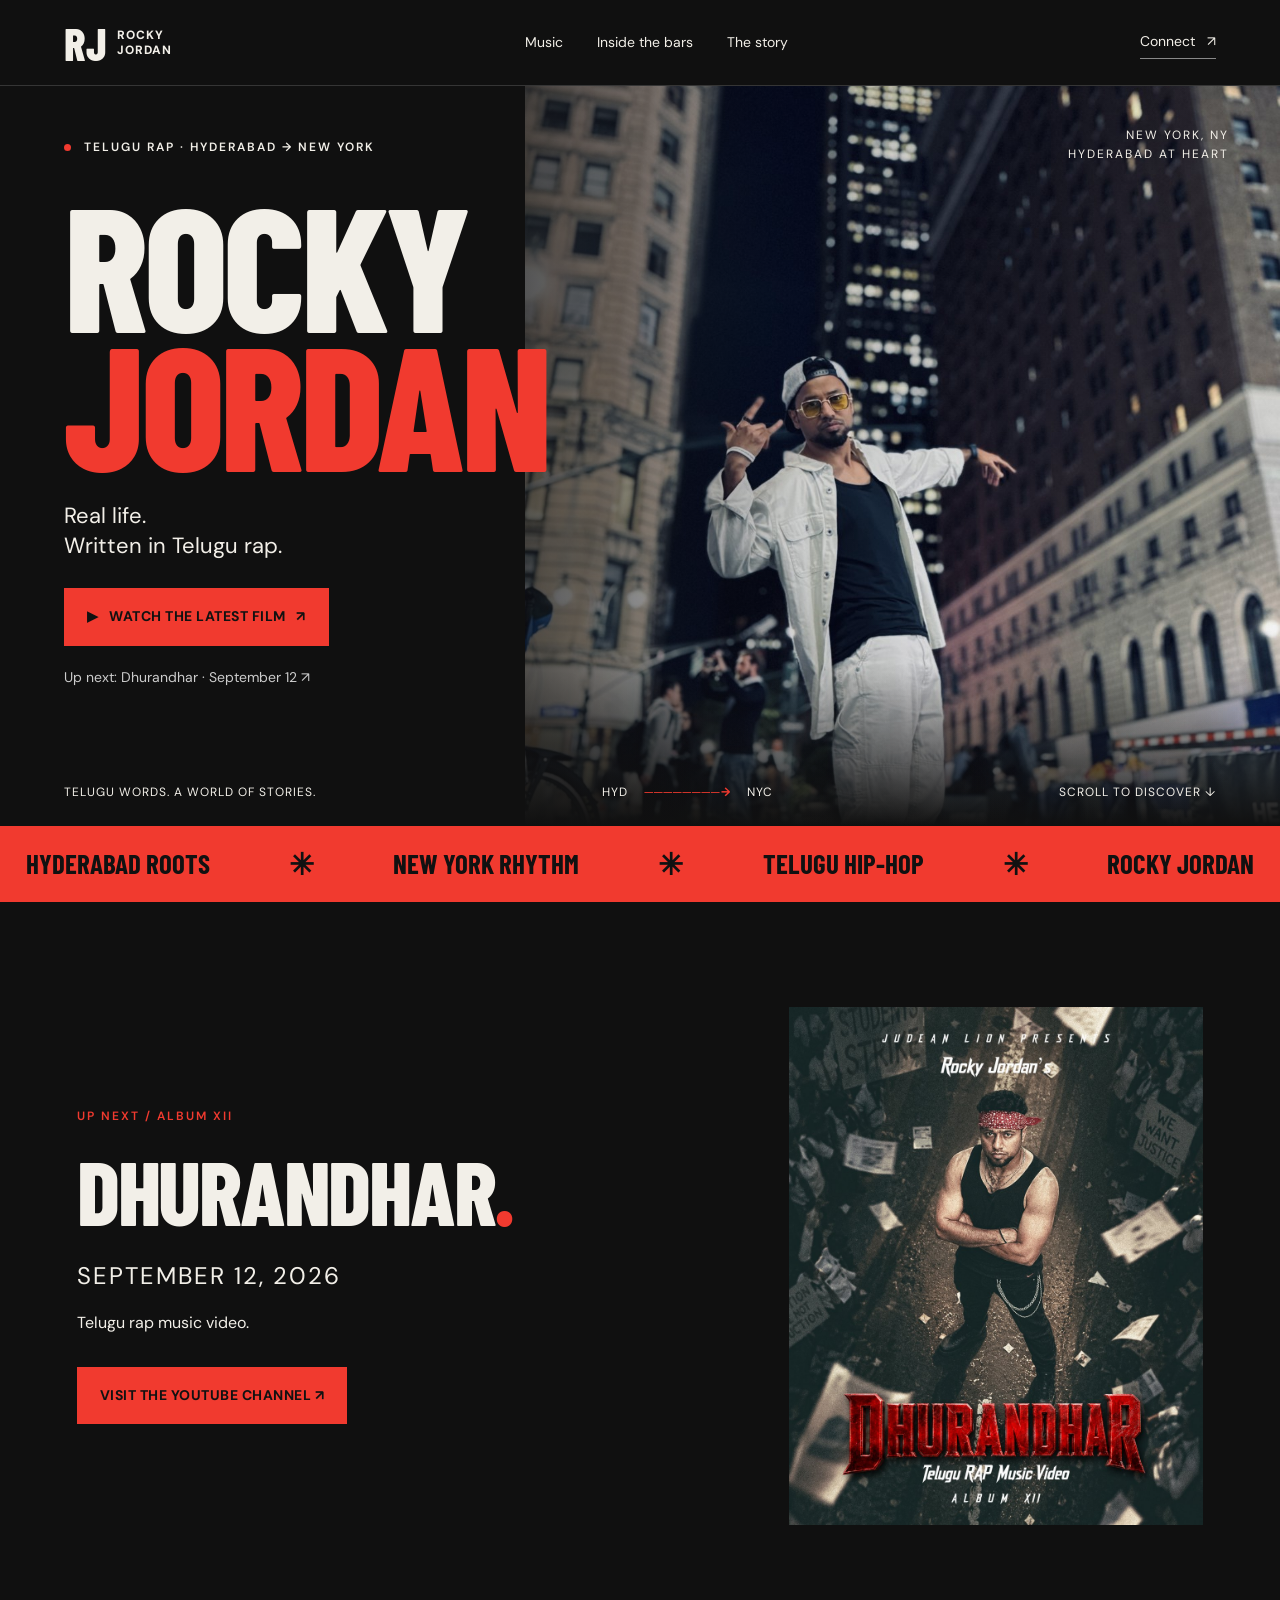
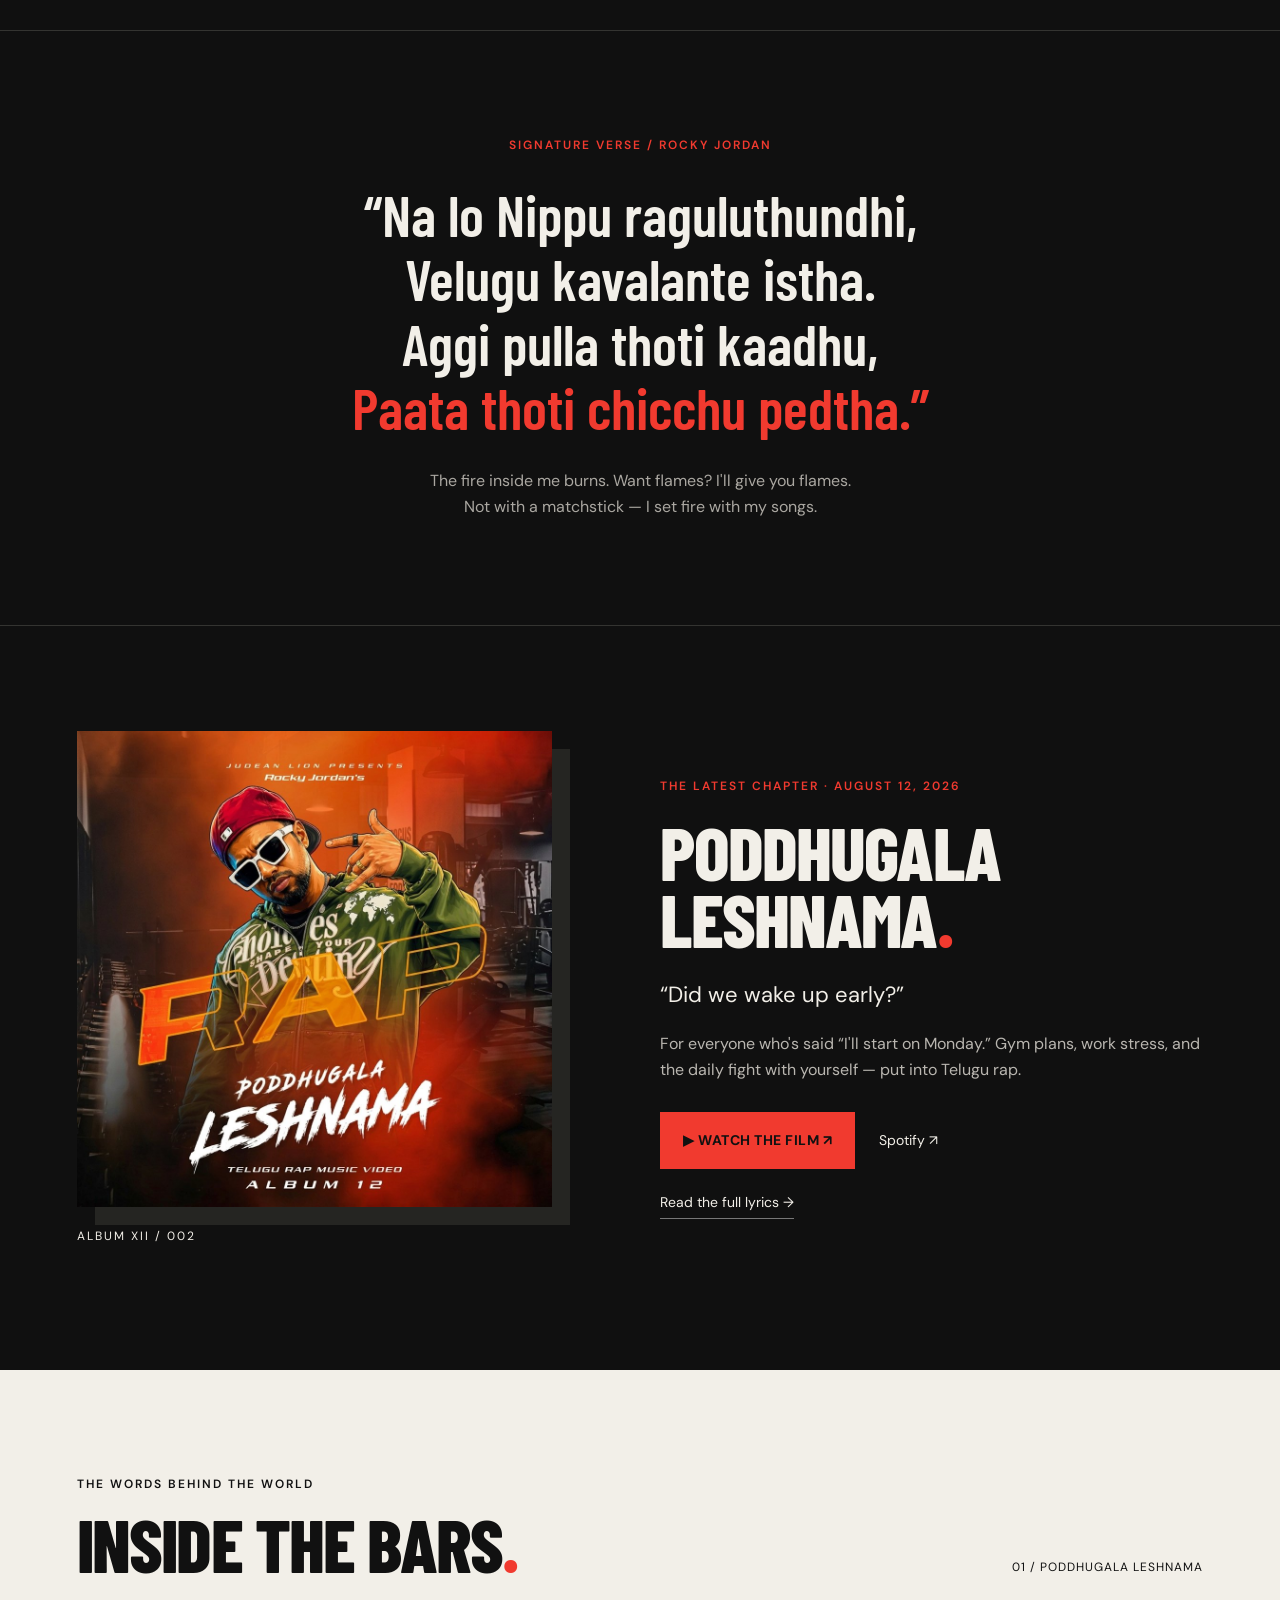
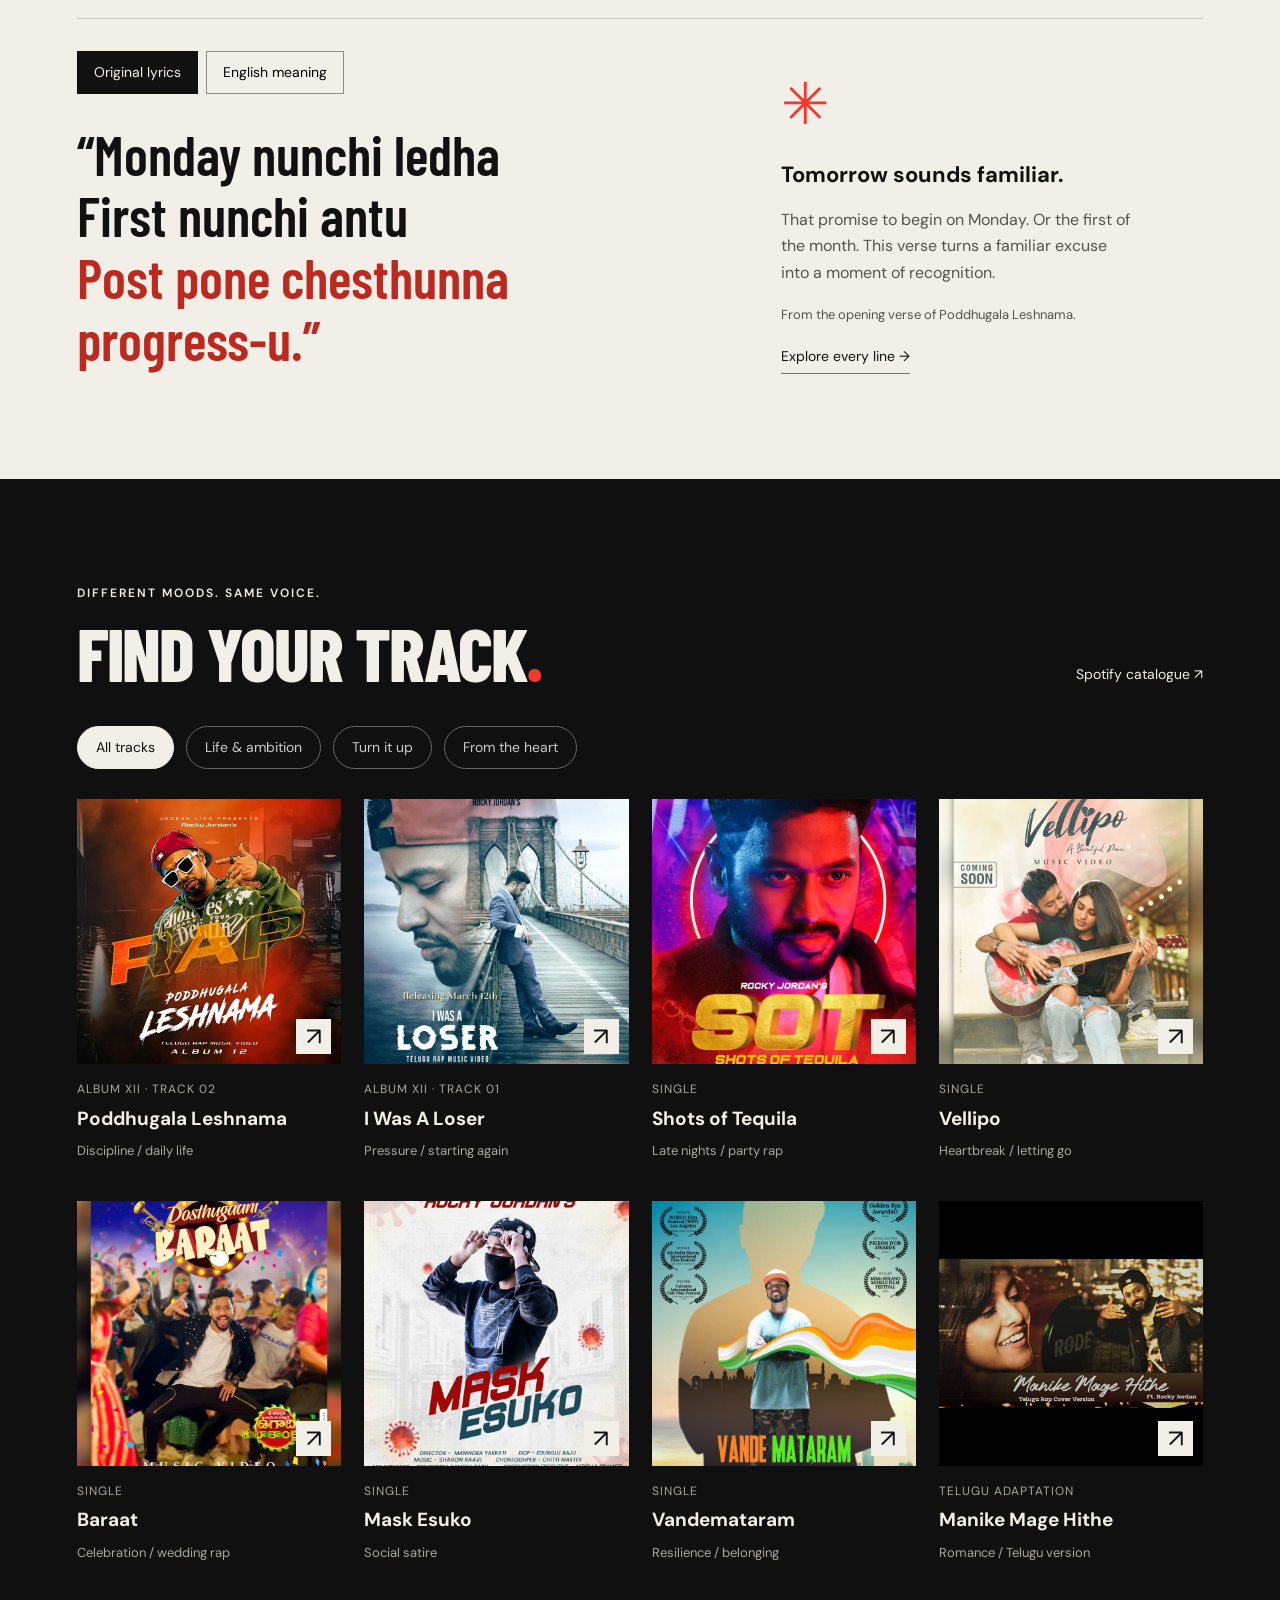
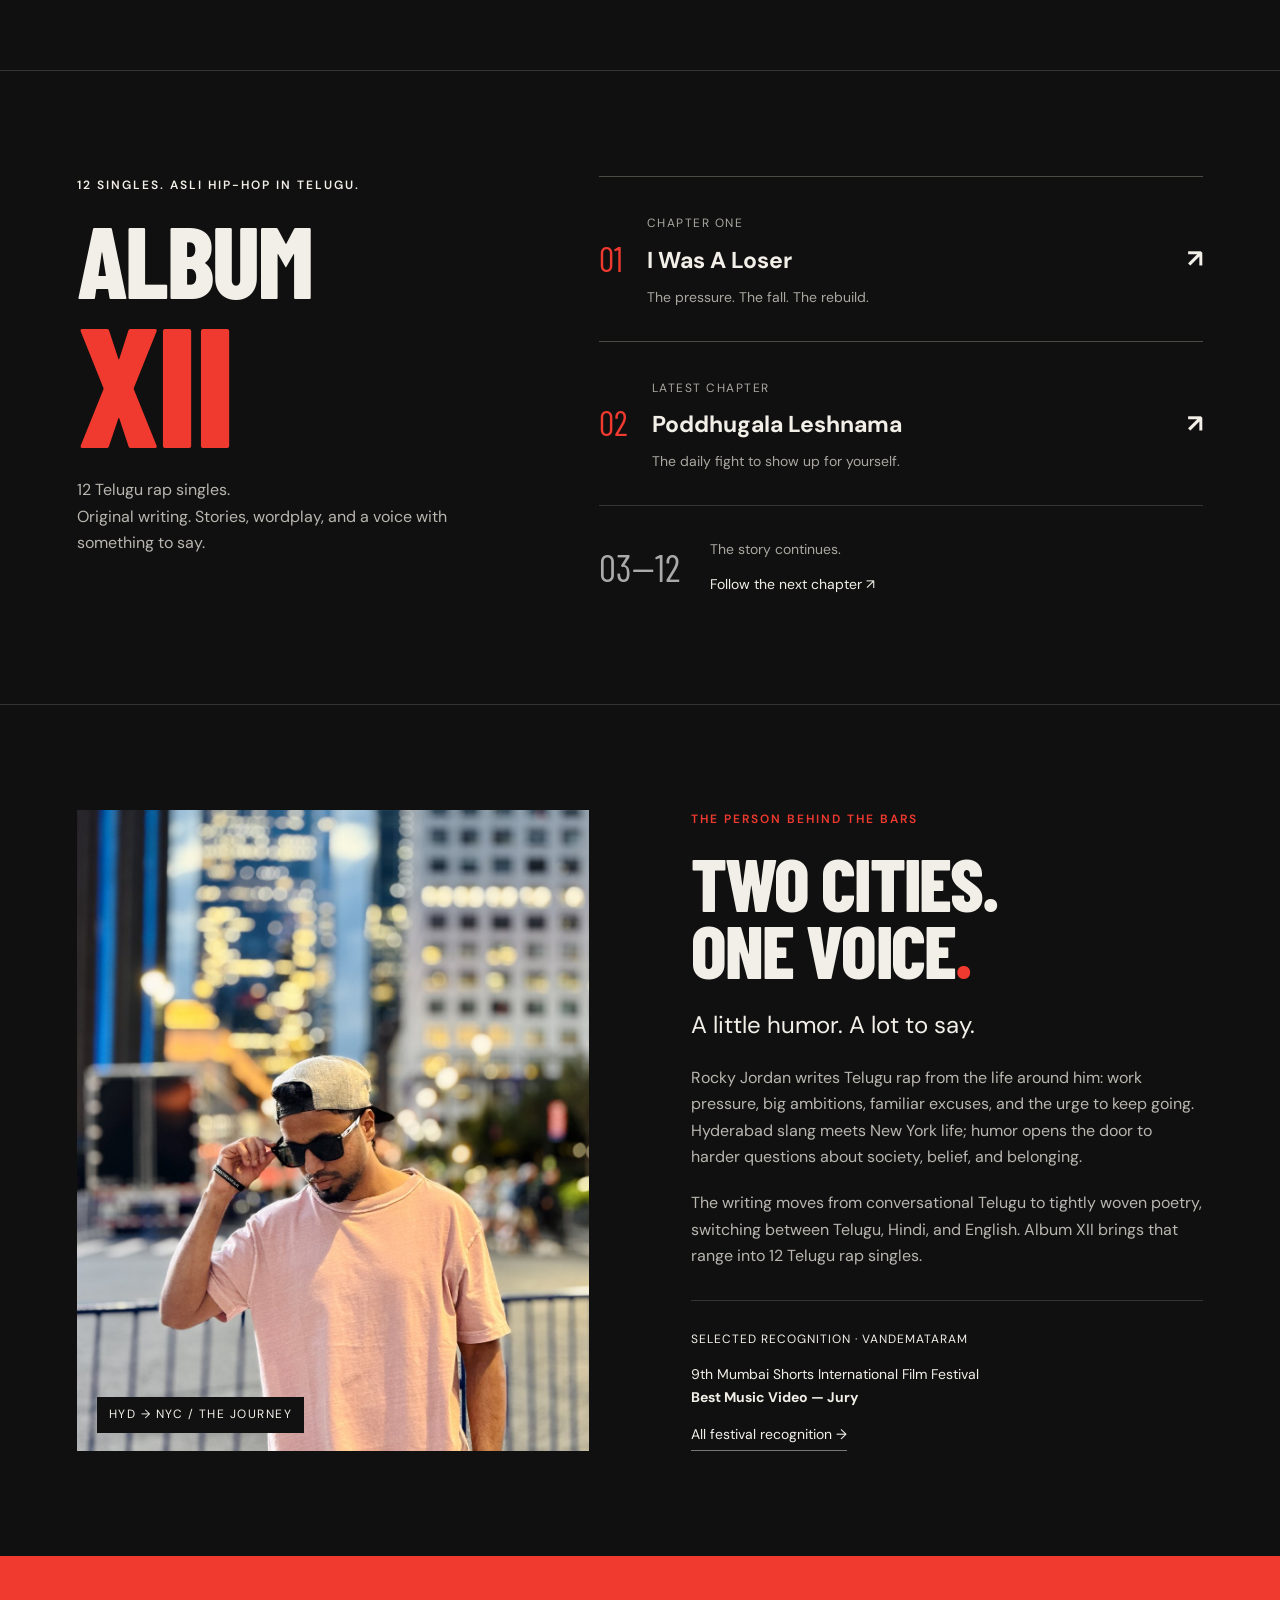
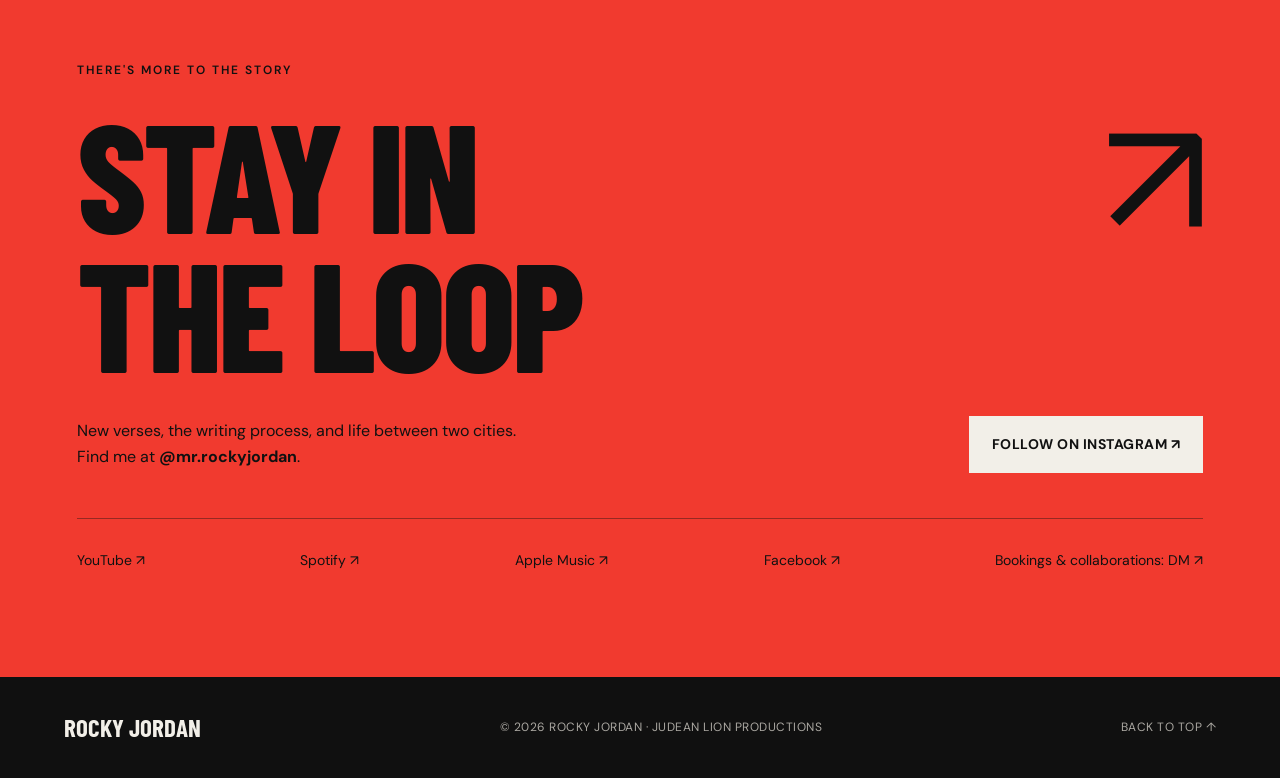
<file: rockyjordan-site/index.html>
<!doctype html><html lang="en"><head><meta charset="utf-8"><meta name="viewport" content="width=device-width,initial-scale=1"><title>Rocky Jordan — Telugu rap. Life in every bar.</title><meta name="description" content="Telugu hip-hop from Hyderabad to NYC. Watch Poddhugala Leshnama, explore Album XII, and get inside the bars."><link rel="canonical" href="https://rockyjordan.com/"><link rel="stylesheet" href="editorial.css"><script src="site.js" defer></script></head><body><a class="skip" href="#main">Skip to music</a><header><a class="brand" href="/">RJ<span>ROCKY<br>JORDAN</span></a><nav aria-label="Main navigation"><a href="#music">Music</a><a href="#bars">Inside the bars</a><a href="#story">The story</a></nav><a class="header-cta" href="#connect">Connect &nbsp; ↗</a></header><main id="main">
<section class="hero"><div class="hero-photo"><img src="images/2_profile.jpg" alt="Rocky Jordan beneath the Empire State Building in New York" fetchpriority="high"></div><div class="hero-content"><p class="eyebrow"><span class="dot"></span> TELUGU RAP · HYDERABAD → NEW YORK</p><h1>ROCKY<br><span>JORDAN</span></h1><p class="hero-line">Real life.<br>Written in Telugu rap.</p><a class="button red" href="https://www.youtube.com/watch?v=HIsH-OjMa7g" target="_blank" rel="noopener">▶ &nbsp; WATCH THE LATEST FILM &nbsp; ↗</a><a class="quiet" href="#next-release">Up next: Dhurandhar · September 12 ↗</a></div><div class="photo-note">NEW YORK, NY<br>HYDERABAD AT HEART</div><div class="hero-foot"><span>TELUGU WORDS. A WORLD OF STORIES.</span><span>HYD <b>────────→</b> NYC</span><a href="#latest">SCROLL TO DISCOVER ↓</a></div></section>
<div class="ticker" aria-hidden="true"><span>HYDERABAD ROOTS</span><b>✳</b><span>NEW YORK RHYTHM</span><b>✳</b><span>TELUGU HIP-HOP</span><b>✳</b><span>ROCKY JORDAN</span></div>
<section class="upcoming section" id="next-release"><div><p class="eyebrow accent">UP NEXT / ALBUM XII</p><h2>DHURANDHAR<span class="accent">.</span></h2><p class="release-date">SEPTEMBER 12, 2026</p><p>Telugu rap music video.</p><a class="button red" href="https://www.youtube.com/@mr.rockyjordan" target="_blank" rel="noopener">VISIT THE YOUTUBE CHANNEL ↗</a></div><img src="images/poster-dhurandhar.jpg" alt="Dhurandhar official poster: Rocky Jordan surrounded by protest placards" loading="lazy"></section><section class="signature section"><p class="eyebrow accent">SIGNATURE VERSE / ROCKY JORDAN</p><blockquote>“Na lo Nippu raguluthundhi,<br>Velugu kavalante istha.<br>Aggi pulla thoti kaadhu,<br><em>Paata thoti chicchu pedtha.”</em></blockquote><p class="signature-meaning">The fire inside me burns. Want flames? I'll give you flames.<br>Not with a matchstick — I set fire with my songs.</p></section><section class="release section" id="latest"><div class="release-art"><img src="images/poster-poddhugala-leshnama.jpg" alt="Poddhugala Leshnama official cover" loading="lazy"><span>ALBUM XII / 002</span></div><div><p class="eyebrow accent">THE LATEST CHAPTER · AUGUST 12, 2026</p><h2>PODDHUGALA<br>LESHNAMA<span class="accent">.</span></h2><p class="subtitle">“Did we wake up early?”</p><p class="muted">For everyone who's said “I'll start on Monday.” Gym plans, work stress, and the daily fight with yourself — put into Telugu rap.</p><div class="actions"><a class="button red" href="https://www.youtube.com/watch?v=HIsH-OjMa7g" target="_blank" rel="noopener">▶ WATCH THE FILM ↗</a><a class="text-link" href="https://open.spotify.com/track/3YYnr8l2AzeBdRFFQzAwCb" target="_blank" rel="noopener">Spotify ↗</a></div><a class="under-link" href="lyrics/poddhugala-leshnama.html">Read the full lyrics →</a></div></section>
<section class="bars section" id="bars"><div class="section-top"><div><p class="eyebrow">THE WORDS BEHIND THE WORLD</p><h2>INSIDE THE BARS<span class="accent">.</span></h2></div><span class="issue">01 / PODDHUGALA LESHNAMA</span></div><div class="bar-grid"><div><div class="language-toggle" role="group" aria-label="Lyric display"><button class="active" data-language="original" aria-pressed="true">Original lyrics</button><button data-language="meaning" aria-pressed="false">English meaning</button></div><blockquote id="lyric-text">“Monday nunchi ledha<br>First nunchi antu<br><em>Post pone chesthunna<br>progress-u.”</em></blockquote></div><div class="bar-note"><span class="note-marker">✳</span><h3>Tomorrow sounds familiar.</h3><p>That promise to begin on Monday. Or the first of the month. This verse turns a familiar excuse into a moment of recognition.</p><p class="small">From the opening verse of Poddhugala Leshnama.</p><a class="under-link" href="lyrics/poddhugala-leshnama.html">Explore every line →</a></div></div></section>
<section class="music section" id="music"><div class="section-top"><div><p class="eyebrow">DIFFERENT MOODS. SAME VOICE.</p><h2>FIND YOUR TRACK<span class="accent">.</span></h2></div><a class="text-link" href="https://open.spotify.com/artist/0fXRojzeOlwUyl4uNa6IhA" target="_blank" rel="noopener">Spotify catalogue ↗</a></div><div class="filters" role="group" aria-label="Filter songs by mood"><button class="active" data-filter="all" aria-pressed="true">All tracks</button><button data-filter="life" aria-pressed="false">Life & ambition</button><button data-filter="party" aria-pressed="false">Turn it up</button><button data-filter="heart" aria-pressed="false">From the heart</button></div><div class="tracks">
<a class="track" data-mood="life" href="lyrics/poddhugala-leshnama.html"><div><img src="images/poster-poddhugala-leshnama.jpg" alt="Poddhugala Leshnama cover" loading="lazy"><span>↗</span></div><p>ALBUM XII · TRACK 02</p><h3>Poddhugala Leshnama</h3><small>Discipline / daily life</small></a>
<a class="track" data-mood="life" href="lyrics/i-was-a-loser.html"><div><img src="images/poster-i-was-a-loser.jpg" alt="I Was A Loser cover" loading="lazy"><span>↗</span></div><p>ALBUM XII · TRACK 01</p><h3>I Was A Loser</h3><small>Pressure / starting again</small></a>
<a class="track" data-mood="party" href="lyrics/shots-of-tequila.html"><div><img src="images/poster-shots-of-tequila.jpg" alt="Shots of Tequila cover" loading="lazy"><span>↗</span></div><p>SINGLE</p><h3>Shots of Tequila</h3><small>Late nights / party rap</small></a>
<a class="track" data-mood="heart" href="lyrics/vellipo.html"><div><img src="images/poster-vellipo.jpg" alt="Vellipo cover" loading="lazy"><span>↗</span></div><p>SINGLE</p><h3>Vellipo</h3><small>Heartbreak / letting go</small></a>
<a class="track" data-mood="party" href="lyrics/baraat.html"><div><img src="images/poster-baraat.jpg" alt="Baraat cover" loading="lazy"><span>↗</span></div><p>SINGLE</p><h3>Baraat</h3><small>Celebration / wedding rap</small></a>
<a class="track" data-mood="life" href="lyrics/mask-esuko.html"><div><img src="images/poster-mask-esuko.jpg" alt="Mask Esuko cover" loading="lazy"><span>↗</span></div><p>SINGLE</p><h3>Mask Esuko</h3><small>Social satire</small></a>
<a class="track" data-mood="heart" href="lyrics/vandemataram.html"><div><img src="images/poster-vandemataram.jpg" alt="Vandemataram cover" loading="lazy"><span>↗</span></div><p>SINGLE</p><h3>Vandemataram</h3><small>Resilience / belonging</small></a>
<a class="track" data-mood="heart" href="lyrics/manike-mage-hithe.html"><div><img src="images/poster-manike.jpg" alt="Manike Mage Hithe cover" loading="lazy"><span>↗</span></div><p>TELUGU ADAPTATION</p><h3>Manike Mage Hithe</h3><small>Romance / Telugu version</small></a></div><p id="filter-status" class="sr-only" aria-live="polite">Showing all 8 tracks</p></section>
<section class="album section" id="album12"><div><p class="eyebrow">12 SINGLES. ASLI HIP-HOP IN TELUGU.</p><h2>ALBUM<br><span>XII</span></h2><p class="muted">12 Telugu rap singles.<br>Original writing. Stories, wordplay, and a voice with something to say.</p></div><div class="chapters"><a href="lyrics/i-was-a-loser.html"><span>01</span><div><small>CHAPTER ONE</small><h3>I Was A Loser</h3><p>The pressure. The fall. The rebuild.</p></div><b>↗</b></a><a href="lyrics/poddhugala-leshnama.html"><span>02</span><div><small>LATEST CHAPTER</small><h3>Poddhugala Leshnama</h3><p>The daily fight to show up for yourself.</p></div><b>↗</b></a><div class="next-chapter"><span>03—12</span><p>The story continues.<br><a href="https://www.instagram.com/mr.rockyjordan/" target="_blank" rel="noopener">Follow the next chapter ↗</a></p></div></div></section>
<section class="story section" id="story"><div class="story-photo"><img src="images/01profile.jpg" alt="Rocky Jordan in New York wearing a pink T-shirt" loading="lazy"><span>HYD → NYC / THE JOURNEY</span></div><div><p class="eyebrow accent">THE PERSON BEHIND THE BARS</p><h2>TWO CITIES.<br>ONE VOICE<span class="accent">.</span></h2><p class="story-lead">A little humor. A lot to say.</p><p class="muted">Rocky Jordan writes Telugu rap from the life around him: work pressure, big ambitions, familiar excuses, and the urge to keep going. Hyderabad slang meets New York life; humor opens the door to harder questions about society, belief, and belonging.</p><p class="muted">The writing moves from conversational Telugu to tightly woven poetry, switching between Telugu, Hindi, and English. Album XII brings that range into 12 Telugu rap singles.</p><div class="recognition"><small>SELECTED RECOGNITION · VANDEMATARAM</small><p>9th Mumbai Shorts International Film Festival<br><strong>Best Music Video — Jury</strong></p><a class="under-link" href="recognition.html">All festival recognition →</a></div></div></section>
<section class="connect section" id="connect"><p class="eyebrow">THERE'S MORE TO THE STORY</p><h2>STAY IN<br>THE LOOP<span>↗</span></h2><div class="connect-bottom"><p>New verses, the writing process, and life between two cities.<br>Find me at <strong>@mr.rockyjordan</strong>.</p><a class="button light" href="https://www.instagram.com/mr.rockyjordan/" target="_blank" rel="noopener">FOLLOW ON INSTAGRAM ↗</a></div><div class="social-row"><a href="https://www.youtube.com/@mr.rockyjordan" target="_blank" rel="noopener">YouTube ↗</a><a href="https://open.spotify.com/artist/0fXRojzeOlwUyl4uNa6IhA" target="_blank" rel="noopener">Spotify ↗</a><a href="https://music.apple.com/ca/artist/rocky-jordan/1477024385" target="_blank" rel="noopener">Apple Music ↗</a><a href="https://facebook.com/mr.rockyjordan" target="_blank" rel="noopener">Facebook ↗</a><a href="https://www.instagram.com/mr.rockyjordan/" target="_blank" rel="noopener">Bookings & collaborations: DM ↗</a></div></section></main><footer><a href="/">ROCKY JORDAN</a><p>© 2026 ROCKY JORDAN · JUDEAN LION PRODUCTIONS</p><a href="#main">BACK TO TOP ↑</a></footer></body></html>
</file>
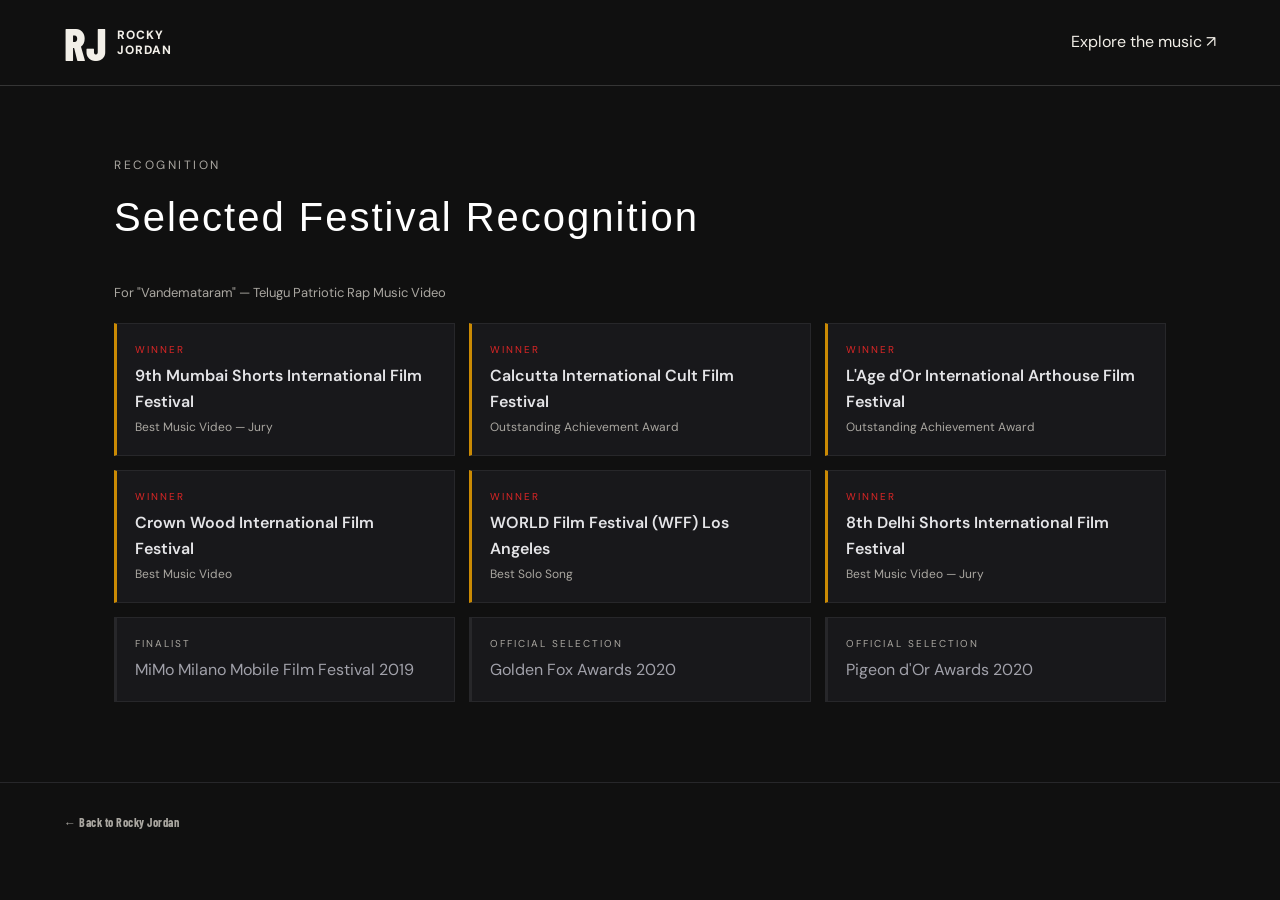
<file: rockyjordan-site/recognition.html>
<!doctype html><html lang="en"><head><meta charset="utf-8"><meta name="viewport" content="width=device-width,initial-scale=1"><title>Festival recognition — Rocky Jordan</title><link rel="stylesheet" href="style.css"><link rel="stylesheet" href="editorial.css"></head><body class="track-page"><header><a class="brand" href="/">RJ<span>ROCKY<br>JORDAN</span></a><a href="/#music">Explore the music ↗</a></header><main><section id="awards">
<div class="stitle">Recognition</div>
<div class="sheading">Selected Festival Recognition</div>
<p style="color:var(--muted);margin-bottom:20px;font-size:13px;">For "Vandemataram" — Telugu Patriotic Rap Music Video</p>
<div class="awards-grid">
  <div class="award"><div class="atag">Winner</div><div class="aname">9th Mumbai Shorts International Film Festival</div><div class="acat">Best Music Video — Jury</div></div>
  <div class="award"><div class="atag">Winner</div><div class="aname">Calcutta International Cult Film Festival</div><div class="acat">Outstanding Achievement Award</div></div>
  <div class="award"><div class="atag">Winner</div><div class="aname">L'Age d'Or International Arthouse Film Festival</div><div class="acat">Outstanding Achievement Award</div></div>
  <div class="award"><div class="atag">Winner</div><div class="aname">Crown Wood International Film Festival</div><div class="acat">Best Music Video</div></div>
  <div class="award"><div class="atag">Winner</div><div class="aname">WORLD Film Festival (WFF) Los Angeles</div><div class="acat">Best Solo Song</div></div>
  <div class="award"><div class="atag">Winner</div><div class="aname">8th Delhi Shorts International Film Festival</div><div class="acat">Best Music Video — Jury</div></div>
  <div class="award award-minor"><div class="atag">Finalist</div><div class="aname">MiMo Milano Mobile Film Festival 2019</div></div>
  <div class="award award-minor"><div class="atag">Official Selection</div><div class="aname">Golden Fox Awards 2020</div></div>
  <div class="award award-minor"><div class="atag">Official Selection</div><div class="aname">Pigeon d'Or Awards 2020</div></div>
</div>
</section></main><footer><a href="/">← Back to Rocky Jordan</a></footer></body></html>
</file>
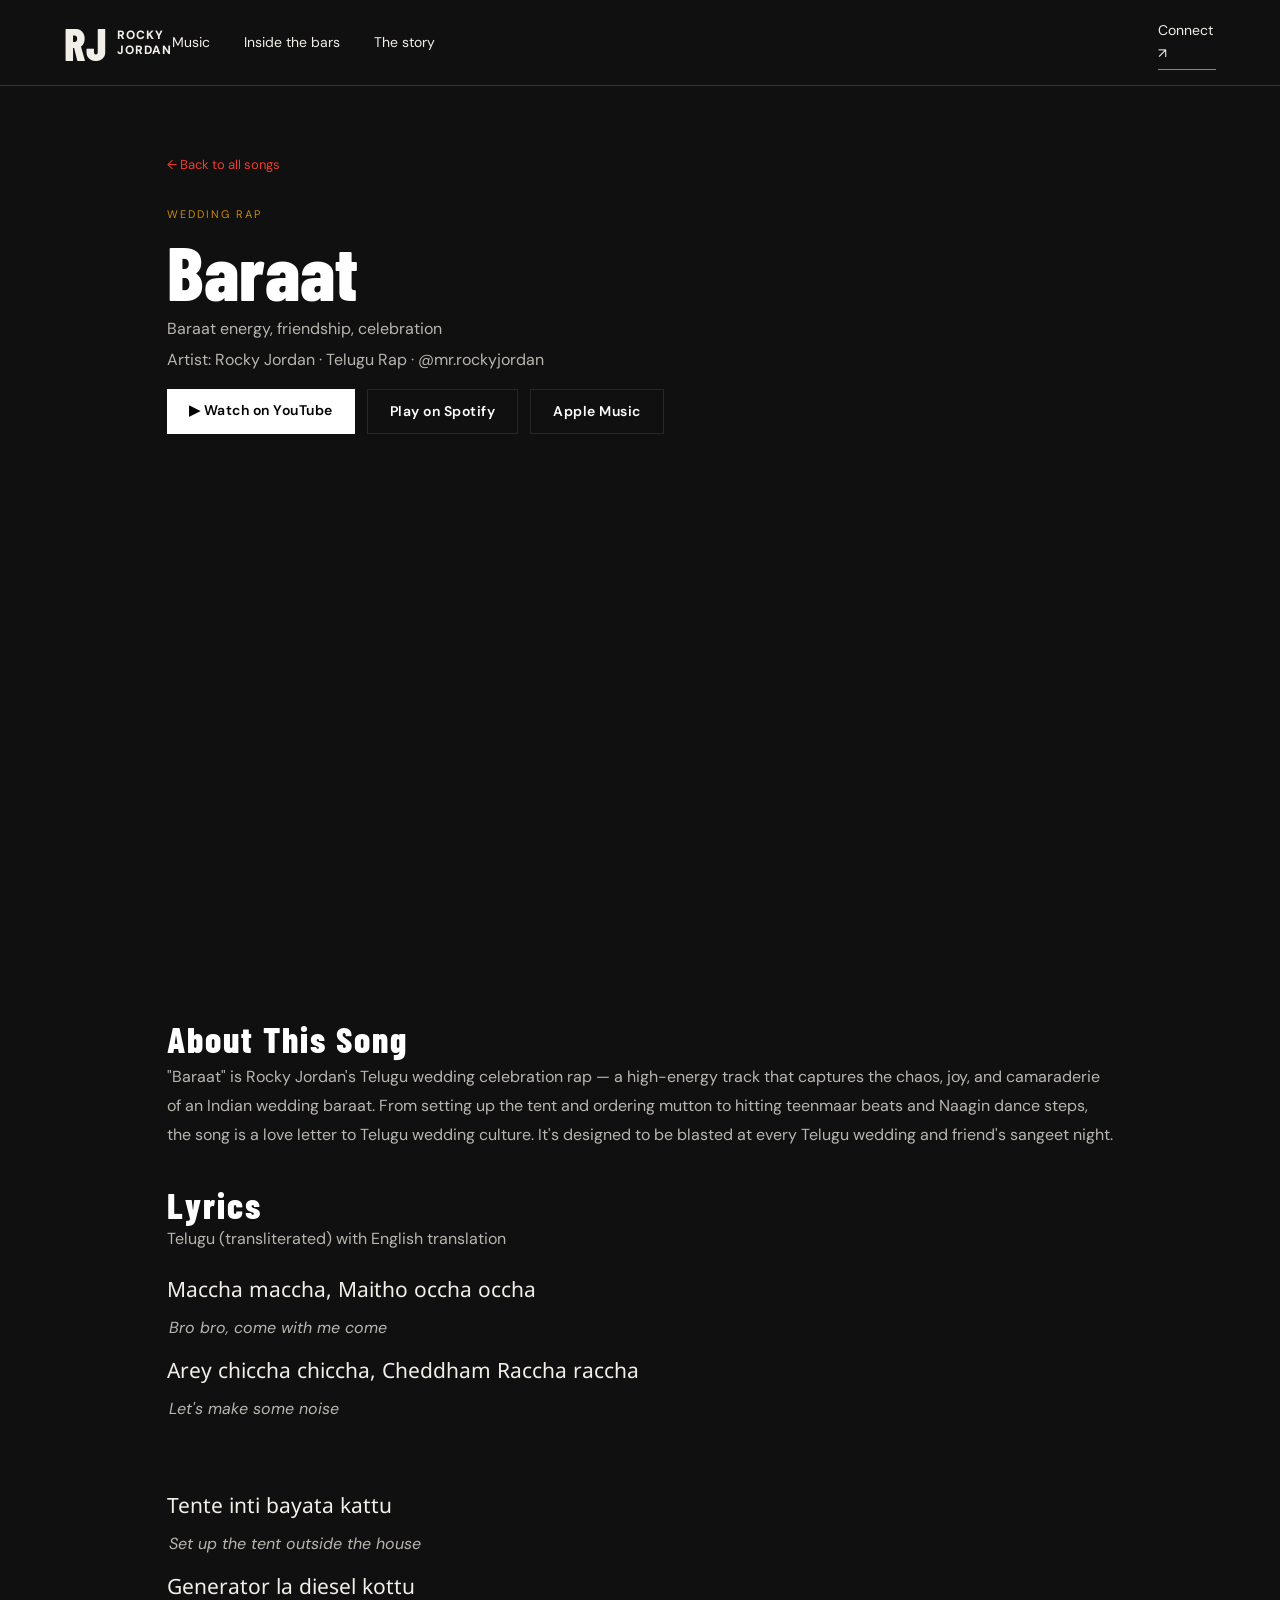
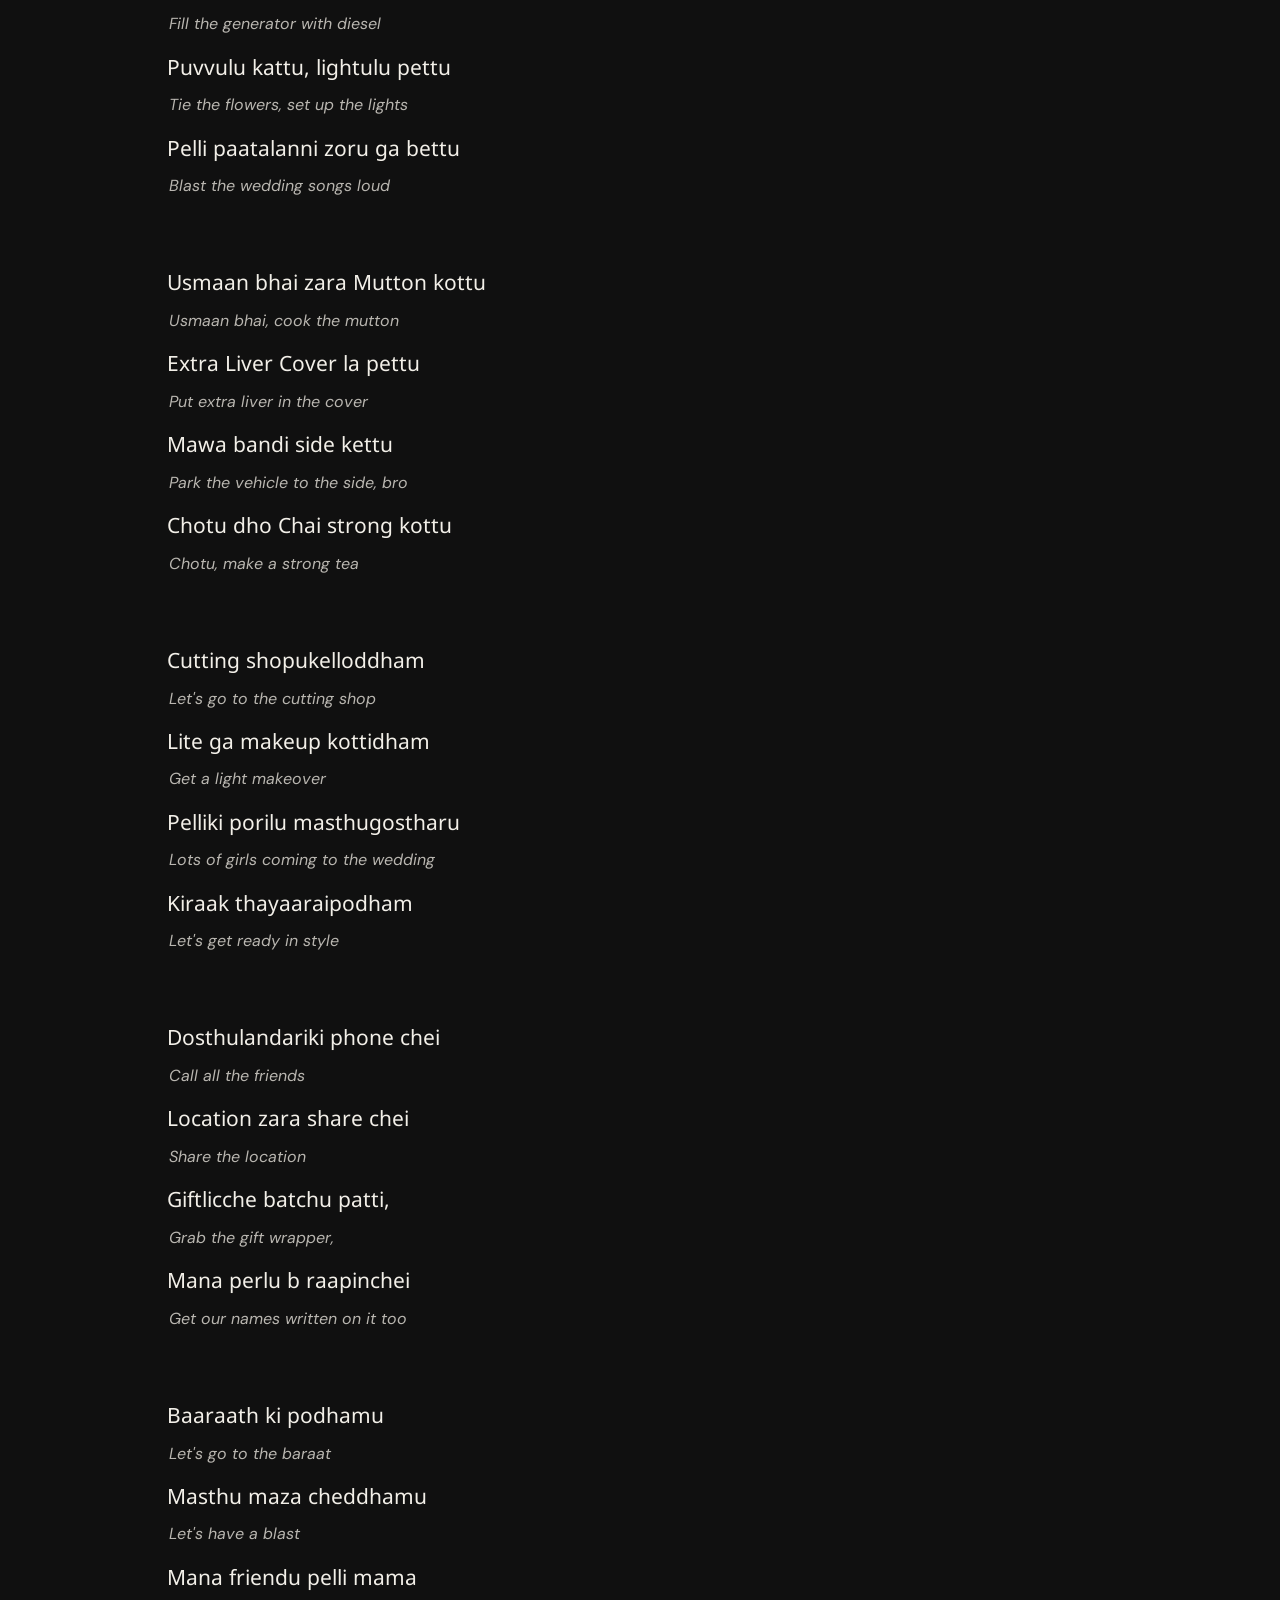
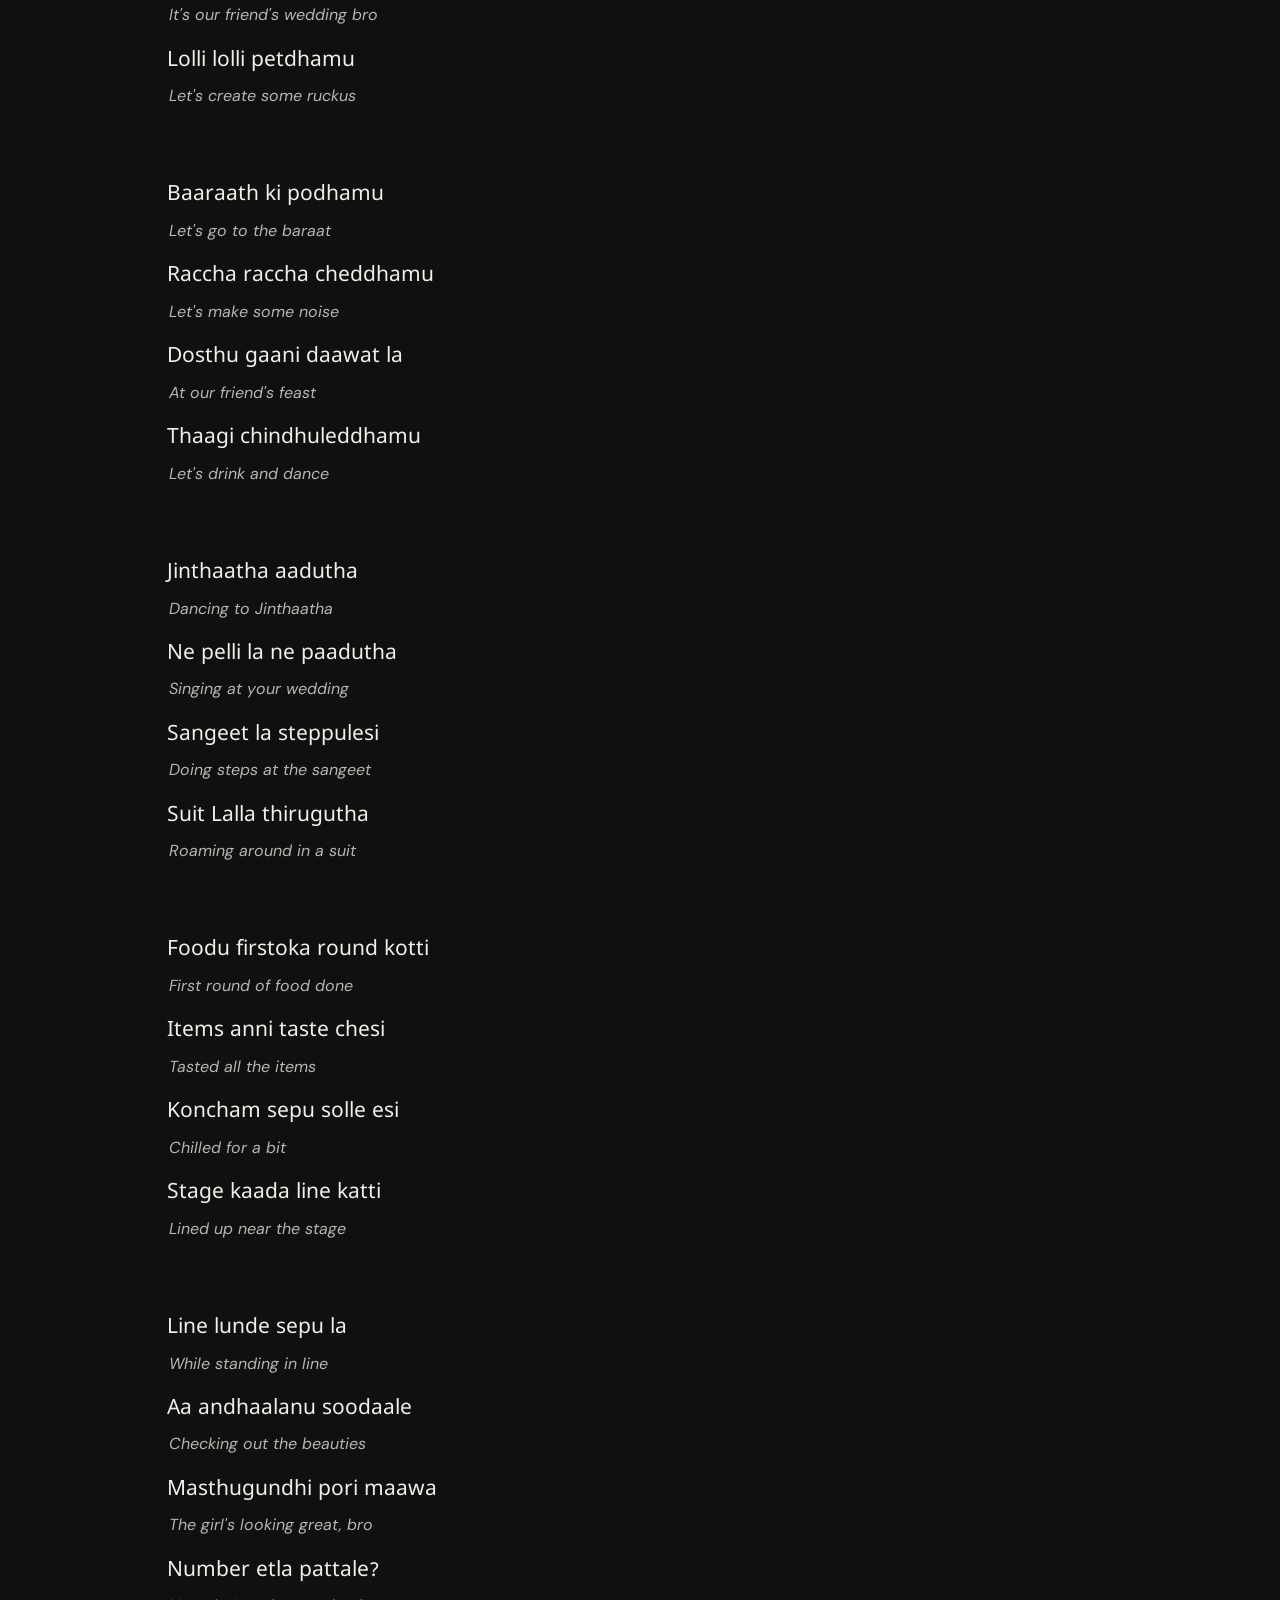
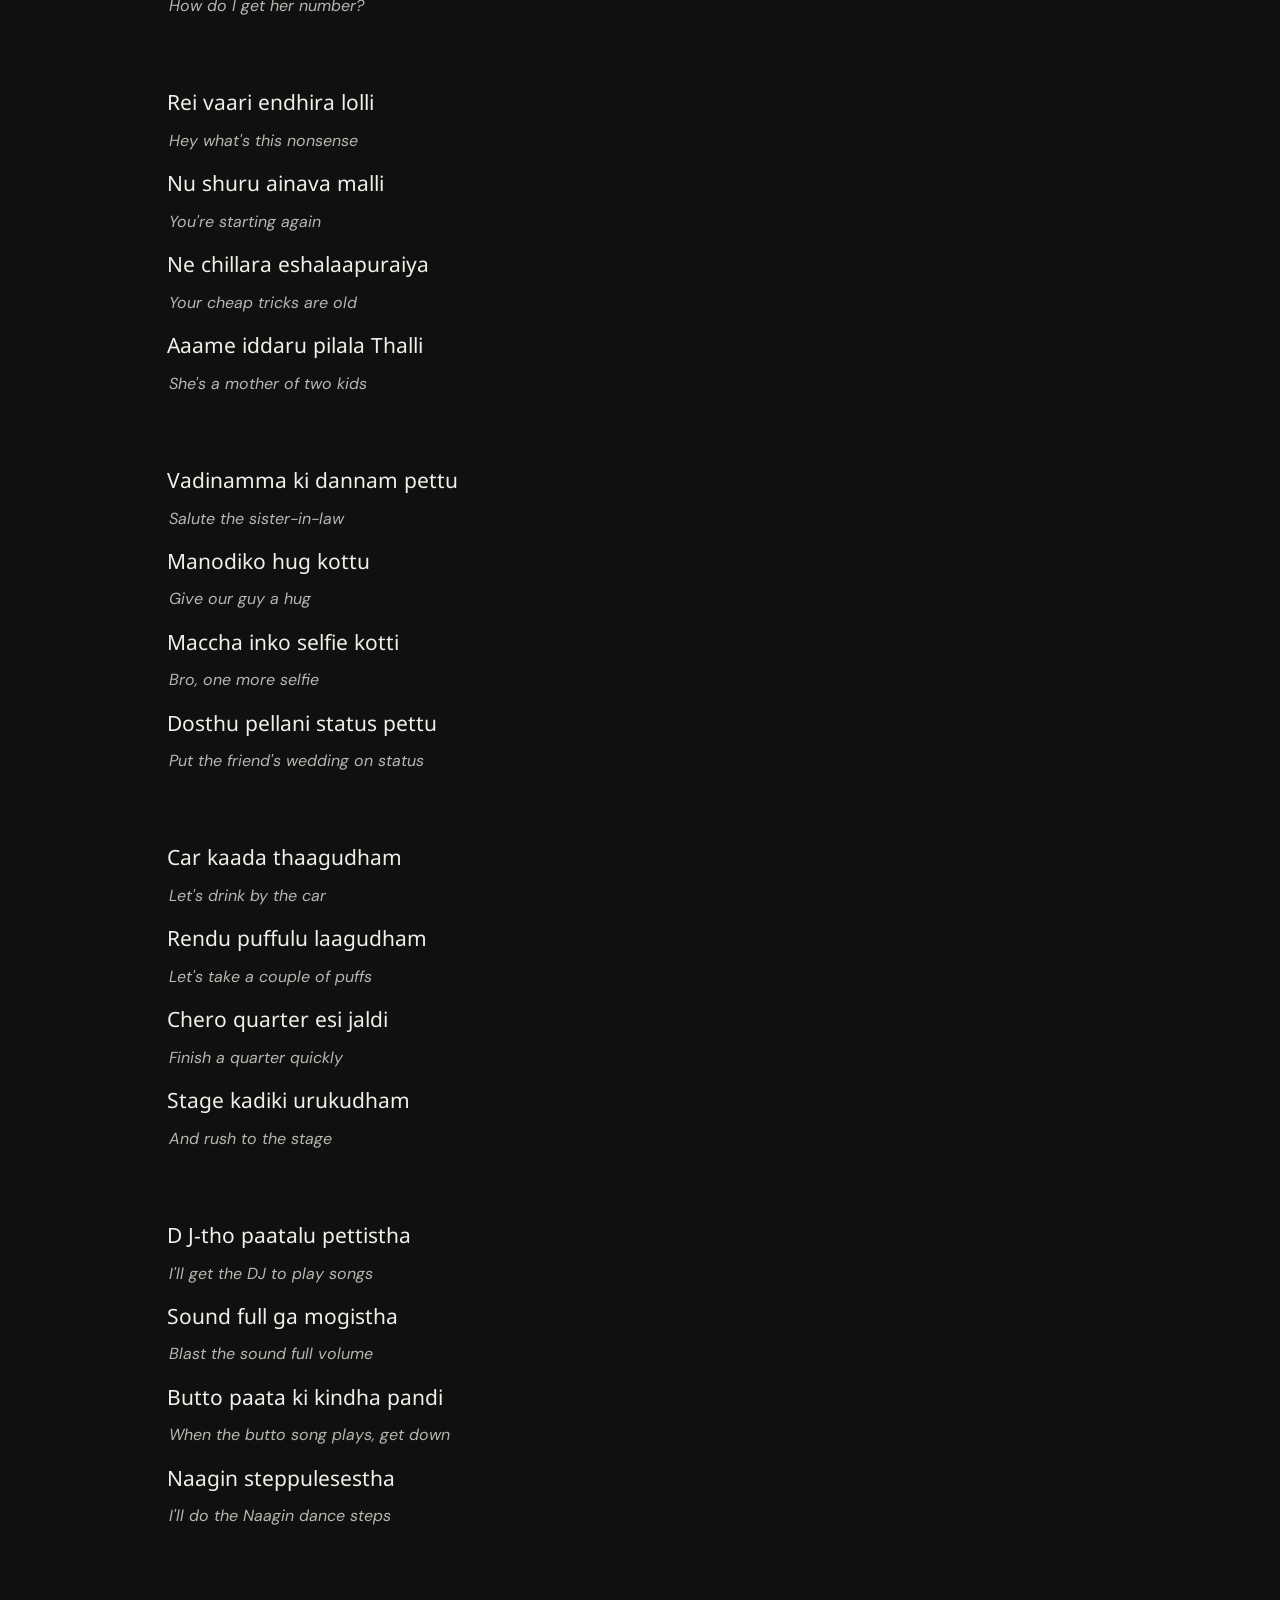
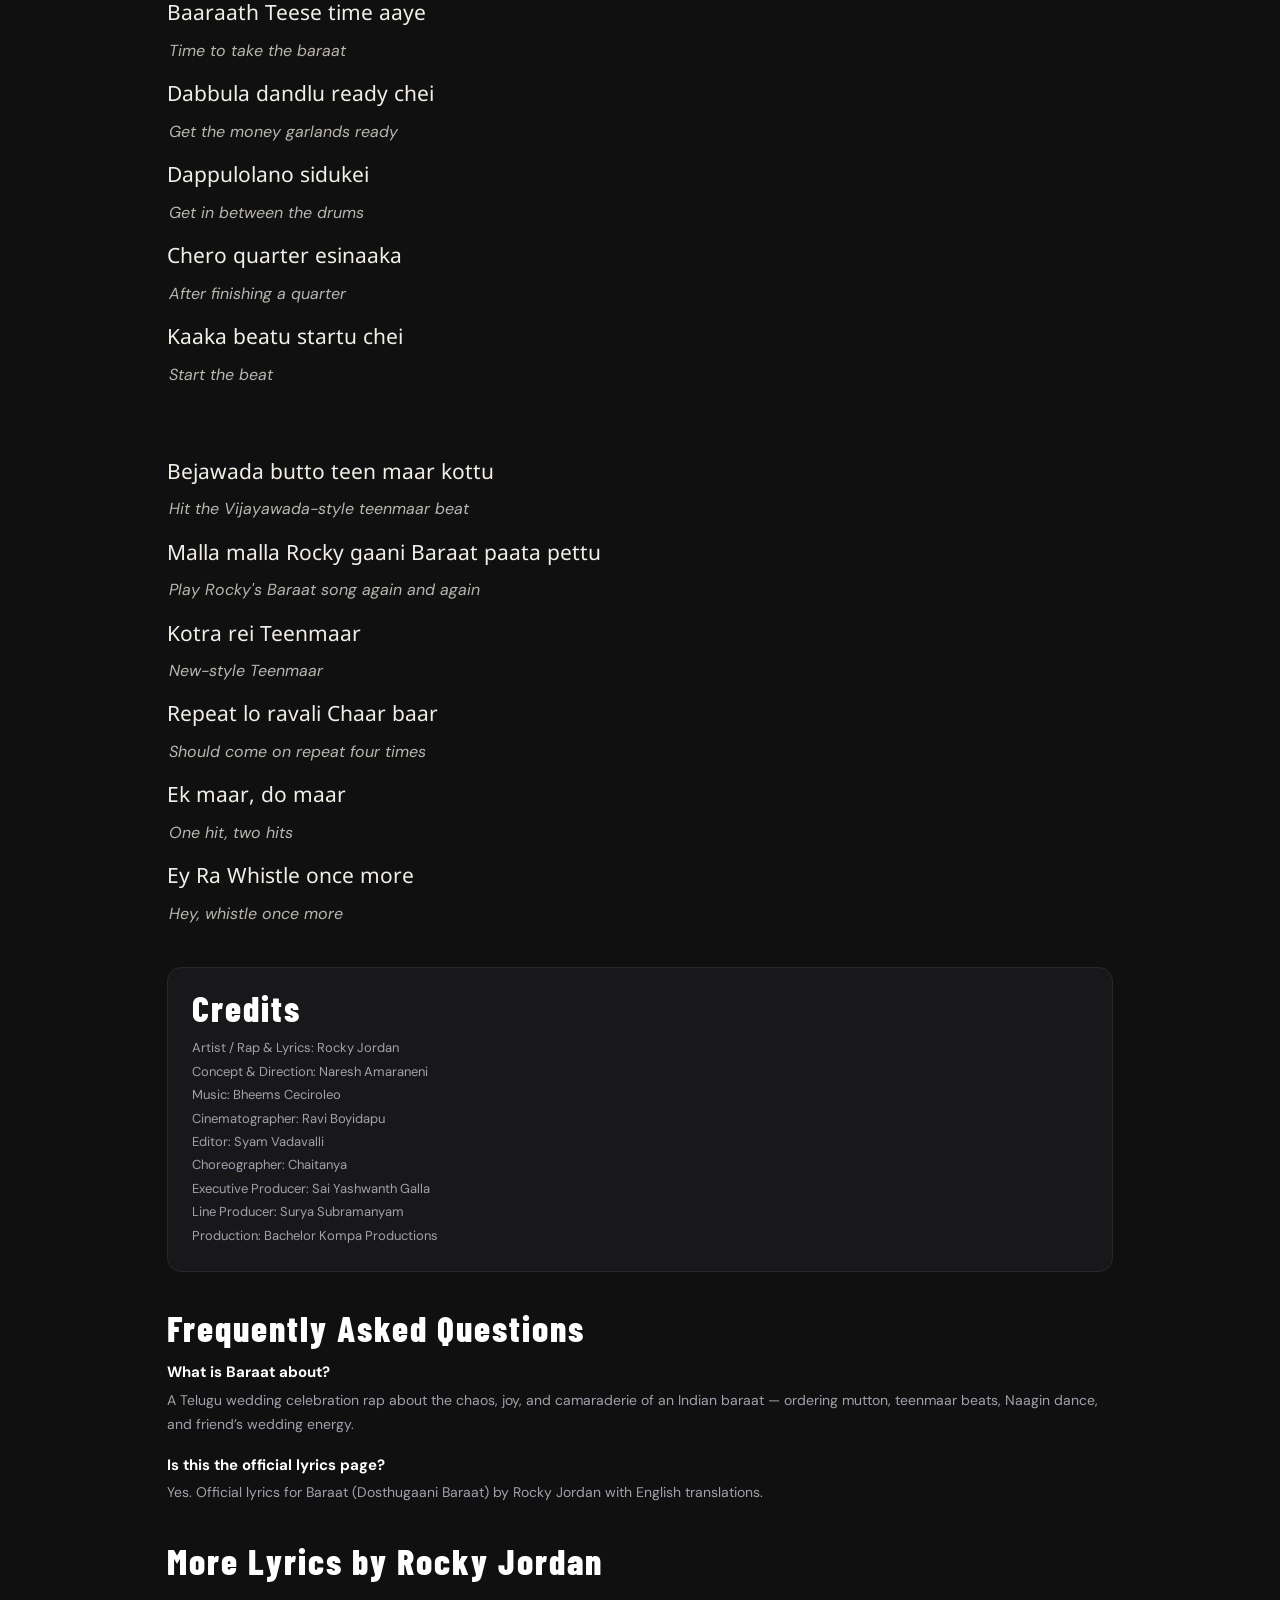
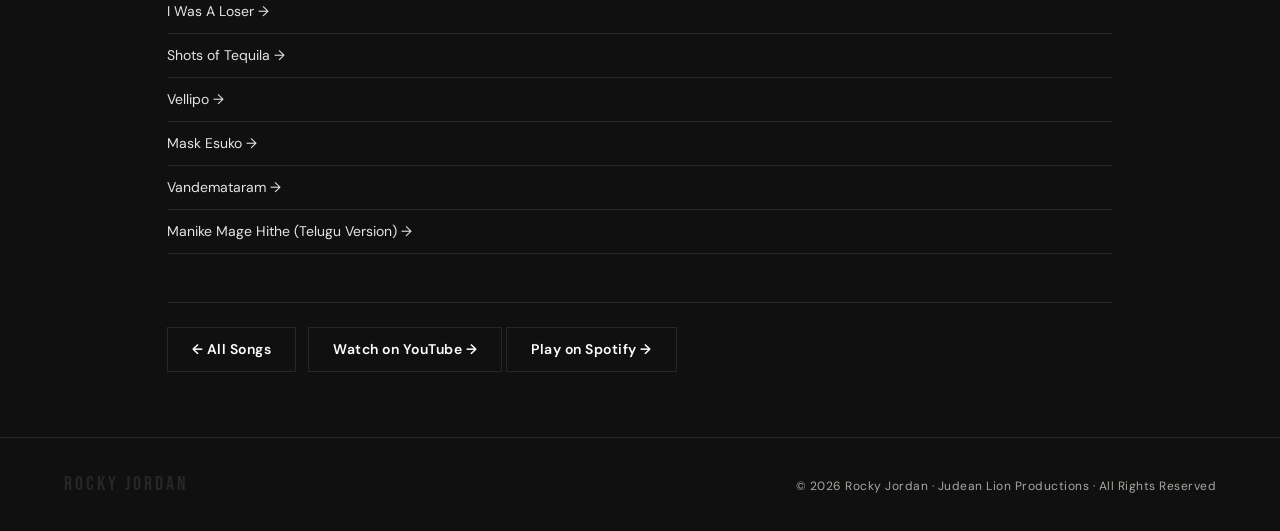
<file: rockyjordan-site/lyrics/baraat.html>
<!DOCTYPE html>
<html lang="en">
<head>
<meta charset="UTF-8">
<meta name="viewport" content="width=device-width, initial-scale=1.0">
<title>Baraat Lyrics — Rocky Jordan (Telugu Wedding Rap + English Translation)</title>
<meta name="description" content="Full lyrics and English translation for 'Baraat' by Rocky Jordan. Telugu rap wedding celebration song about friendship, baraat energy, teenmaar beats, and Telugu wedding culture.">
<meta name="keywords" content="Baraat lyrics, Baraat Telugu, Rocky Jordan Baraat, Telugu rap lyrics, Baraat English translation, Rocky Jordan lyrics, Telugu hip hop">
<meta property="og:title" content="Baraat Lyrics — Rocky Jordan (Telugu Wedding Rap + English Translation)">
<meta property="og:description" content="Full lyrics and English translation for 'Baraat' by Rocky Jordan. Telugu rap wedding celebration song about friendship, baraat energy, teenmaar beats, and Telugu wedding culture.">
<meta property="og:type" content="music.song">
<link rel="canonical" href="https://rockyjordan.com/lyrics/baraat.html">
<link href="https://fonts.googleapis.com/css2?family=Bebas+Neue&family=DM+Sans:wght@400;500;700&family=Noto+Sans+Telugu:wght@400;700&display=swap" rel="stylesheet">
<link rel="stylesheet" href="../style.css">
<meta property="og:image" content="https://rockyjordan.com/images/poster-baraat.jpg">
<link rel="stylesheet" href="../editorial.css">
</head>
<body class="track-page">
<header><a class="brand" href="/">RJ<span>ROCKY<br>JORDAN</span></a><nav aria-label="Main navigation"><a href="/#music">Music</a><a href="/#bars">Inside the bars</a><a href="/#story">The story</a></nav><a class="header-cta" href="/#connect">Connect ↗</a></header>

<div class="page-content song-hero">
  <a href="/" class="back">&larr; Back to all songs</a>
  <div style="font-size:11px;letter-spacing:2px;text-transform:uppercase;color:#ca8a04;margin-bottom:8px;">Wedding Rap</div>
  <h1 style="font-family:'Bebas Neue',sans-serif;font-size:clamp(36px,6vw,56px);color:#fff;letter-spacing:2px;line-height:1;">Baraat</h1>
  <p style="font-size:14px;color:#71717a;margin-top:8px;">Baraat energy, friendship, celebration</p>
  <p style="font-size:13px;color:#71717a;margin-top:4px;">Artist: Rocky Jordan &middot; Telugu Rap &middot; @mr.rockyjordan</p>
  

  <div class="song-meta">
    <a href="https://youtu.be/gZuFEvGSts4" target="_blank" class="btn-pill btn-w">&#9654; Watch on YouTube</a>
    <a href="https://open.spotify.com/track/3rlB5dGb9e9pR9x2fAyrnv" target="_blank" class="btn-pill btn-o">Play on Spotify</a>
    <a href="https://music.apple.com/ca/artist/rocky-jordan/1477024385" target="_blank" class="btn-pill btn-o">Apple Music</a>
  </div>

  <div style="max-width:640px;margin:24px 0 32px;">
    <div style="position:relative;padding-top:56.25%;border-radius:12px;overflow:hidden;">
      <iframe title="Official music video" src="https://www.youtube.com/embed/gZuFEvGSts4" allowfullscreen loading="lazy" style="position:absolute;top:0;left:0;width:100%;height:100%;border:none;"></iframe>
    </div>
  </div>

  <div style="max-width:640px;margin-bottom:40px;">
    <h2 style="font-family:'Bebas Neue',sans-serif;font-size:24px;letter-spacing:2px;color:#fff;margin-bottom:8px;">About This Song</h2>
    <p style="font-size:14px;color:#a1a1aa;line-height:1.8;">"Baraat" is Rocky Jordan's Telugu wedding celebration rap — a high-energy track that captures the chaos, joy, and camaraderie of an Indian wedding baraat. From setting up the tent and ordering mutton to hitting teenmaar beats and Naagin dance steps, the song is a love letter to Telugu wedding culture. It's designed to be blasted at every Telugu wedding and friend's sangeet night.</p>
  </div>

  <h2 style="font-family:'Bebas Neue',sans-serif;font-size:28px;letter-spacing:2px;color:#fff;margin-bottom:4px;">Lyrics</h2>
  <p style="font-size:12px;color:#71717a;margin-bottom:24px;">Telugu (transliterated) with English translation</p>
  <div style="max-width:640px;">
<div class="lyric-line">Maccha maccha, Maitho occha occha</div>
<div class="lyric-trans">Bro bro, come with me come</div>
<div class="lyric-line">Arey chiccha chiccha, Cheddham Raccha raccha</div>
<div class="lyric-trans">Let's make some noise</div>
<div class="lyric-break"></div><div class="lyric-line">Tente inti bayata kattu</div>
<div class="lyric-trans">Set up the tent outside the house</div>
<div class="lyric-line">Generator la diesel kottu</div>
<div class="lyric-trans">Fill the generator with diesel</div>
<div class="lyric-line">Puvvulu kattu, lightulu pettu</div>
<div class="lyric-trans">Tie the flowers, set up the lights</div>
<div class="lyric-line">Pelli paatalanni zoru ga bettu</div>
<div class="lyric-trans">Blast the wedding songs loud</div>
<div class="lyric-break"></div><div class="lyric-line">Usmaan bhai zara Mutton kottu</div>
<div class="lyric-trans">Usmaan bhai, cook the mutton</div>
<div class="lyric-line">Extra Liver Cover la pettu</div>
<div class="lyric-trans">Put extra liver in the cover</div>
<div class="lyric-line">Mawa bandi side kettu</div>
<div class="lyric-trans">Park the vehicle to the side, bro</div>
<div class="lyric-line">Chotu dho Chai strong kottu</div>
<div class="lyric-trans">Chotu, make a strong tea</div>
<div class="lyric-break"></div><div class="lyric-line">Cutting shopukelloddham</div>
<div class="lyric-trans">Let's go to the cutting shop</div>
<div class="lyric-line">Lite ga makeup kottidham</div>
<div class="lyric-trans">Get a light makeover</div>
<div class="lyric-line">Pelliki porilu masthugostharu</div>
<div class="lyric-trans">Lots of girls coming to the wedding</div>
<div class="lyric-line">Kiraak thayaaraipodham</div>
<div class="lyric-trans">Let's get ready in style</div>
<div class="lyric-break"></div><div class="lyric-line">Dosthulandariki phone chei</div>
<div class="lyric-trans">Call all the friends</div>
<div class="lyric-line">Location zara share chei</div>
<div class="lyric-trans">Share the location</div>
<div class="lyric-line">Giftlicche batchu patti,</div>
<div class="lyric-trans">Grab the gift wrapper,</div>
<div class="lyric-line">Mana perlu b raapinchei</div>
<div class="lyric-trans">Get our names written on it too</div>
<div class="lyric-break"></div><div class="lyric-line">Baaraath ki podhamu</div>
<div class="lyric-trans">Let's go to the baraat</div>
<div class="lyric-line">Masthu maza cheddhamu</div>
<div class="lyric-trans">Let's have a blast</div>
<div class="lyric-line">Mana friendu pelli mama</div>
<div class="lyric-trans">It's our friend's wedding bro</div>
<div class="lyric-line">Lolli lolli petdhamu</div>
<div class="lyric-trans">Let's create some ruckus</div>
<div class="lyric-break"></div><div class="lyric-line">Baaraath ki podhamu</div>
<div class="lyric-trans">Let's go to the baraat</div>
<div class="lyric-line">Raccha raccha cheddhamu</div>
<div class="lyric-trans">Let's make some noise</div>
<div class="lyric-line">Dosthu gaani daawat la</div>
<div class="lyric-trans">At our friend's feast</div>
<div class="lyric-line">Thaagi chindhuleddhamu</div>
<div class="lyric-trans">Let's drink and dance</div>
<div class="lyric-break"></div><div class="lyric-line">Jinthaatha aadutha</div>
<div class="lyric-trans">Dancing to Jinthaatha</div>
<div class="lyric-line">Ne pelli la ne paadutha</div>
<div class="lyric-trans">Singing at your wedding</div>
<div class="lyric-line">Sangeet la steppulesi</div>
<div class="lyric-trans">Doing steps at the sangeet</div>
<div class="lyric-line">Suit Lalla thirugutha</div>
<div class="lyric-trans">Roaming around in a suit</div>
<div class="lyric-break"></div><div class="lyric-line">Foodu firstoka round kotti</div>
<div class="lyric-trans">First round of food done</div>
<div class="lyric-line">Items anni taste chesi</div>
<div class="lyric-trans">Tasted all the items</div>
<div class="lyric-line">Koncham sepu solle esi</div>
<div class="lyric-trans">Chilled for a bit</div>
<div class="lyric-line">Stage kaada line katti</div>
<div class="lyric-trans">Lined up near the stage</div>
<div class="lyric-break"></div><div class="lyric-line">Line lunde sepu la</div>
<div class="lyric-trans">While standing in line</div>
<div class="lyric-line">Aa andhaalanu soodaale</div>
<div class="lyric-trans">Checking out the beauties</div>
<div class="lyric-line">Masthugundhi pori maawa</div>
<div class="lyric-trans">The girl's looking great, bro</div>
<div class="lyric-line">Number etla pattale?</div>
<div class="lyric-trans">How do I get her number?</div>
<div class="lyric-break"></div><div class="lyric-line">Rei vaari endhira lolli</div>
<div class="lyric-trans">Hey what's this nonsense</div>
<div class="lyric-line">Nu shuru ainava malli</div>
<div class="lyric-trans">You're starting again</div>
<div class="lyric-line">Ne chillara eshalaapuraiya</div>
<div class="lyric-trans">Your cheap tricks are old</div>
<div class="lyric-line">Aaame iddaru pilala Thalli</div>
<div class="lyric-trans">She's a mother of two kids</div>
<div class="lyric-break"></div><div class="lyric-line">Vadinamma ki dannam pettu</div>
<div class="lyric-trans">Salute the sister-in-law</div>
<div class="lyric-line">Manodiko hug kottu</div>
<div class="lyric-trans">Give our guy a hug</div>
<div class="lyric-line">Maccha inko selfie kotti</div>
<div class="lyric-trans">Bro, one more selfie</div>
<div class="lyric-line">Dosthu pellani status pettu</div>
<div class="lyric-trans">Put the friend's wedding on status</div>
<div class="lyric-break"></div><div class="lyric-line">Car kaada thaagudham</div>
<div class="lyric-trans">Let's drink by the car</div>
<div class="lyric-line">Rendu puffulu laagudham</div>
<div class="lyric-trans">Let's take a couple of puffs</div>
<div class="lyric-line">Chero quarter esi jaldi</div>
<div class="lyric-trans">Finish a quarter quickly</div>
<div class="lyric-line">Stage kadiki urukudham</div>
<div class="lyric-trans">And rush to the stage</div>
<div class="lyric-break"></div><div class="lyric-line">D J-tho paatalu pettistha</div>
<div class="lyric-trans">I'll get the DJ to play songs</div>
<div class="lyric-line">Sound full ga mogistha</div>
<div class="lyric-trans">Blast the sound full volume</div>
<div class="lyric-line">Butto paata ki kindha pandi</div>
<div class="lyric-trans">When the butto song plays, get down</div>
<div class="lyric-line">Naagin steppulesestha</div>
<div class="lyric-trans">I'll do the Naagin dance steps</div>
<div class="lyric-break"></div><div class="lyric-line">Baaraath Teese time aaye</div>
<div class="lyric-trans">Time to take the baraat</div>
<div class="lyric-line">Dabbula dandlu ready chei</div>
<div class="lyric-trans">Get the money garlands ready</div>
<div class="lyric-line">Dappulolano sidukei</div>
<div class="lyric-trans">Get in between the drums</div>
<div class="lyric-line">Chero quarter esinaaka</div>
<div class="lyric-trans">After finishing a quarter</div>
<div class="lyric-line">Kaaka beatu startu chei</div>
<div class="lyric-trans">Start the beat</div>
<div class="lyric-break"></div><div class="lyric-line">Bejawada butto teen maar kottu</div>
<div class="lyric-trans">Hit the Vijayawada-style teenmaar beat</div>
<div class="lyric-line">Malla malla Rocky gaani Baraat paata pettu</div>
<div class="lyric-trans">Play Rocky's Baraat song again and again</div>
<div class="lyric-line">Kotra rei Teenmaar</div>
<div class="lyric-trans">New-style Teenmaar</div>
<div class="lyric-line">Repeat lo ravali Chaar baar</div>
<div class="lyric-trans">Should come on repeat four times</div>
<div class="lyric-line">Ek maar, do maar</div>
<div class="lyric-trans">One hit, two hits</div>
<div class="lyric-line">Ey Ra Whistle once more</div>
<div class="lyric-trans">Hey, whistle once more</div>

  </div>

  
  <!-- Credits -->
  <div style="max-width:640px;margin-top:40px;padding:24px;background:#18181b;border:1px solid #27272a;border-radius:14px;">
    <h2 style="font-family:'Bebas Neue',sans-serif;font-size:22px;letter-spacing:2px;color:#fff;margin-bottom:12px;">Credits</h2>
    <pre style="font-size:13px;color:#a1a1aa;line-height:1.8;white-space:pre-wrap;font-family:'DM Sans',sans-serif;margin:0;">Artist / Rap & Lyrics: Rocky Jordan
Concept & Direction: Naresh Amaraneni
Music: Bheems Ceciroleo
Cinematographer: Ravi Boyidapu
Editor: Syam Vadavalli
Choreographer: Chaitanya
Executive Producer: Sai Yashwanth Galla
Line Producer: Surya Subramanyam
Production: Bachelor Kompa Productions</pre>
  </div>

  <div style="max-width:640px;margin-top:40px;"><h2 style="font-family:Bebas Neue,sans-serif;font-size:24px;letter-spacing:2px;color:#fff;margin-bottom:16px;">Frequently Asked Questions</h2><div style="margin-bottom:16px;"><div style="font-size:15px;font-weight:700;color:#fff;margin-bottom:4px;">What is Baraat about?</div><div style="font-size:14px;color:#a1a1aa;line-height:1.7;">A Telugu wedding celebration rap about the chaos, joy, and camaraderie of an Indian baraat — ordering mutton, teenmaar beats, Naagin dance, and friend’s wedding energy.</div></div><div style="margin-bottom:16px;"><div style="font-size:15px;font-weight:700;color:#fff;margin-bottom:4px;">Is this the official lyrics page?</div><div style="font-size:14px;color:#a1a1aa;line-height:1.7;">Yes. Official lyrics for Baraat (Dosthugaani Baraat) by Rocky Jordan with English translations.</div></div></div>

  <!-- More Lyrics -->
  <div style="max-width:640px;margin-top:40px;">
    <h2 style="font-family:'Bebas Neue',sans-serif;font-size:22px;letter-spacing:2px;color:#fff;margin-bottom:12px;">More Lyrics by Rocky Jordan</h2>
    <div>
      <a href="i-was-a-loser.html" style="display:block;padding:10px 0;border-bottom:1px solid #27272a;text-decoration:none;color:#e4e4e7;font-size:14px;">I Was A Loser &rarr;</a>
            <a href="shots-of-tequila.html" style="display:block;padding:10px 0;border-bottom:1px solid #27272a;text-decoration:none;color:#e4e4e7;font-size:14px;">Shots of Tequila &rarr;</a>
            <a href="vellipo.html" style="display:block;padding:10px 0;border-bottom:1px solid #27272a;text-decoration:none;color:#e4e4e7;font-size:14px;">Vellipo &rarr;</a>
            <a href="mask-esuko.html" style="display:block;padding:10px 0;border-bottom:1px solid #27272a;text-decoration:none;color:#e4e4e7;font-size:14px;">Mask Esuko &rarr;</a>
            <a href="vandemataram.html" style="display:block;padding:10px 0;border-bottom:1px solid #27272a;text-decoration:none;color:#e4e4e7;font-size:14px;">Vandemataram &rarr;</a>
            <a href="manike-mage-hithe.html" style="display:block;padding:10px 0;border-bottom:1px solid #27272a;text-decoration:none;color:#e4e4e7;font-size:14px;">Manike Mage Hithe (Telugu Version) &rarr;</a>
    </div>
  </div>


  <div style="margin-top:48px;padding-top:24px;border-top:1px solid #27272a;">
    <a href="/" class="btn-pill btn-o" style="margin-right:8px;">&larr; All Songs</a>
    <a href="https://youtu.be/gZuFEvGSts4" target="_blank" class="btn-pill btn-o">Watch on YouTube &rarr;</a>
    <a href="https://open.spotify.com/track/3rlB5dGb9e9pR9x2fAyrnv" target="_blank" class="btn-pill btn-o">Play on Spotify &rarr;</a>
  </div>
</div>

<footer>
<div class="flogo">ROCKY JORDAN</div>
<p>&copy; 2026 Rocky Jordan &middot; Judean Lion Productions &middot; All Rights Reserved</p>
</footer>

<script type="application/ld+json">
{
  "@context":"https://schema.org",
  "@type":"MusicComposition",
  "name":"Baraat",
  "composer":{"@type":"Person","name":"Rocky Jordan"},
  "inLanguage":"te",
  "genre":"Telugu Rap",
  "url":"https://rockyjordan.com/lyrics/baraat.html"
}
</script>
</body>
</html>
</file>
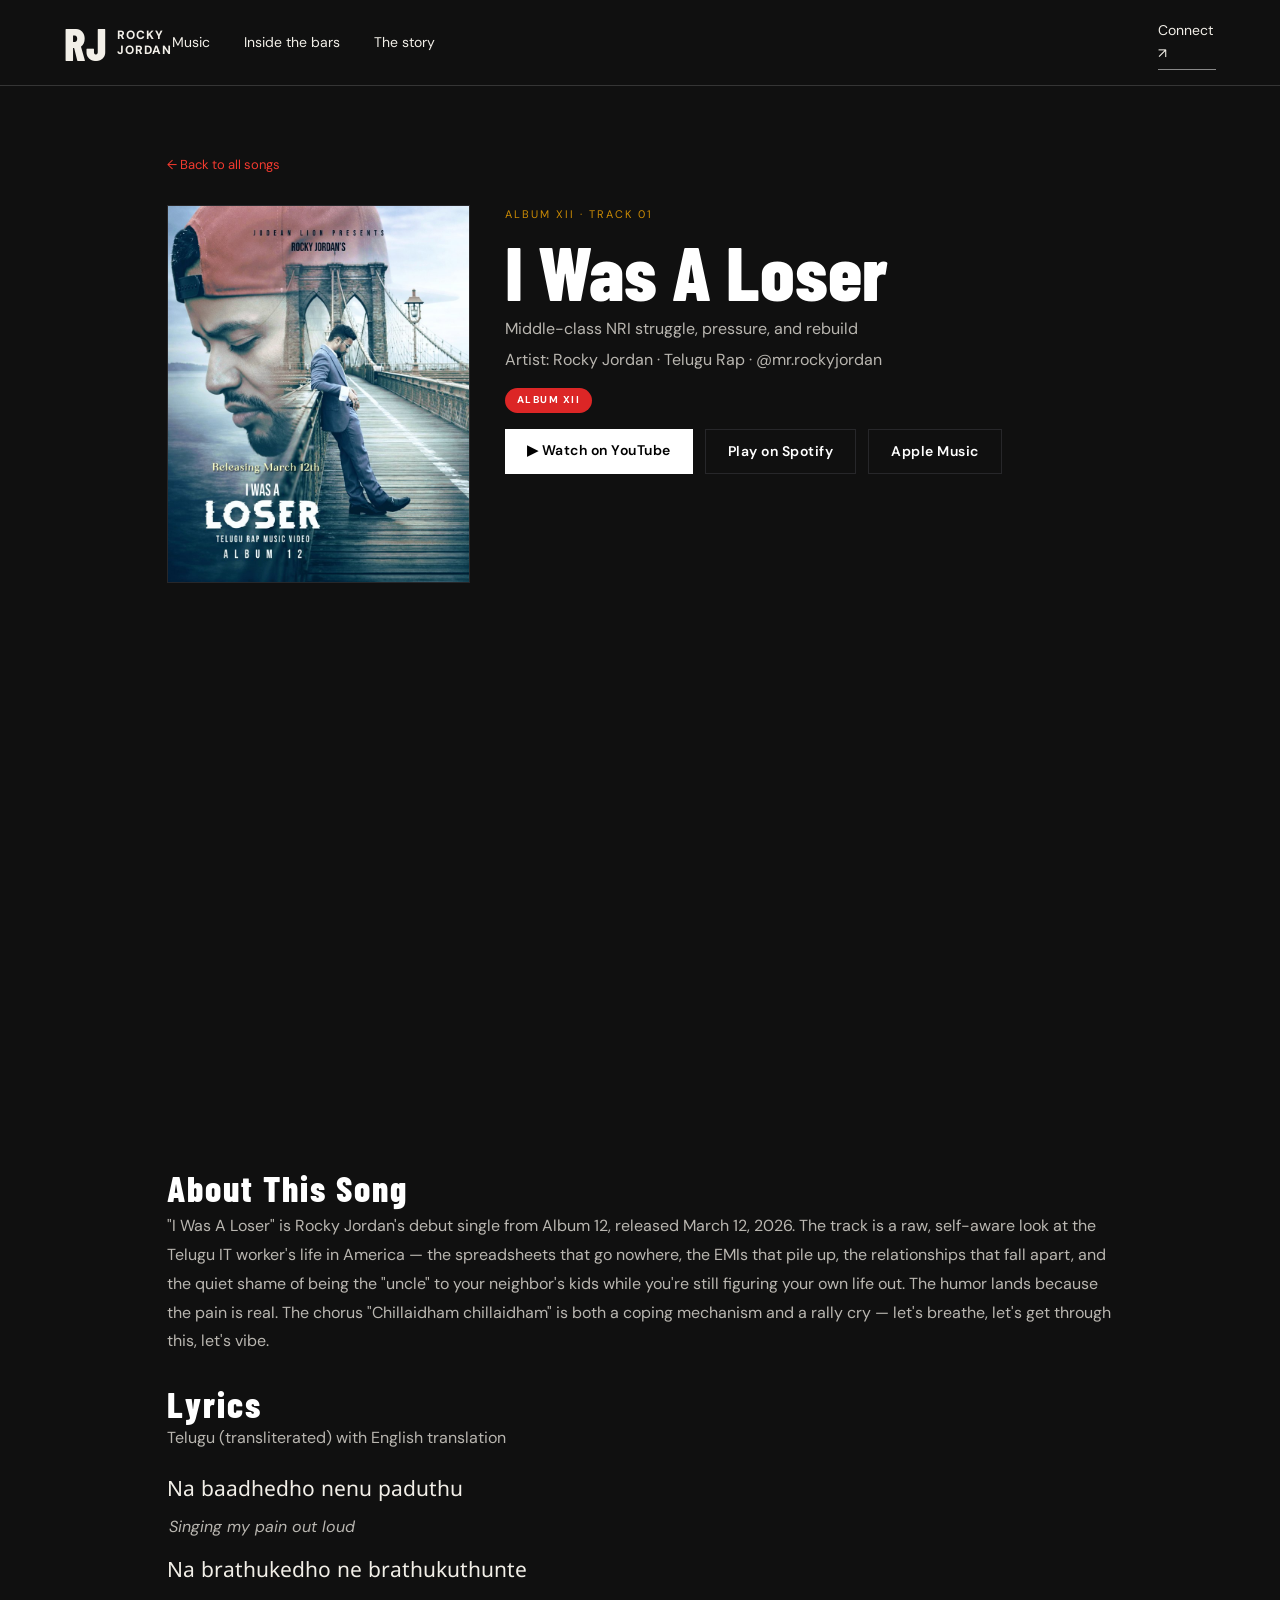
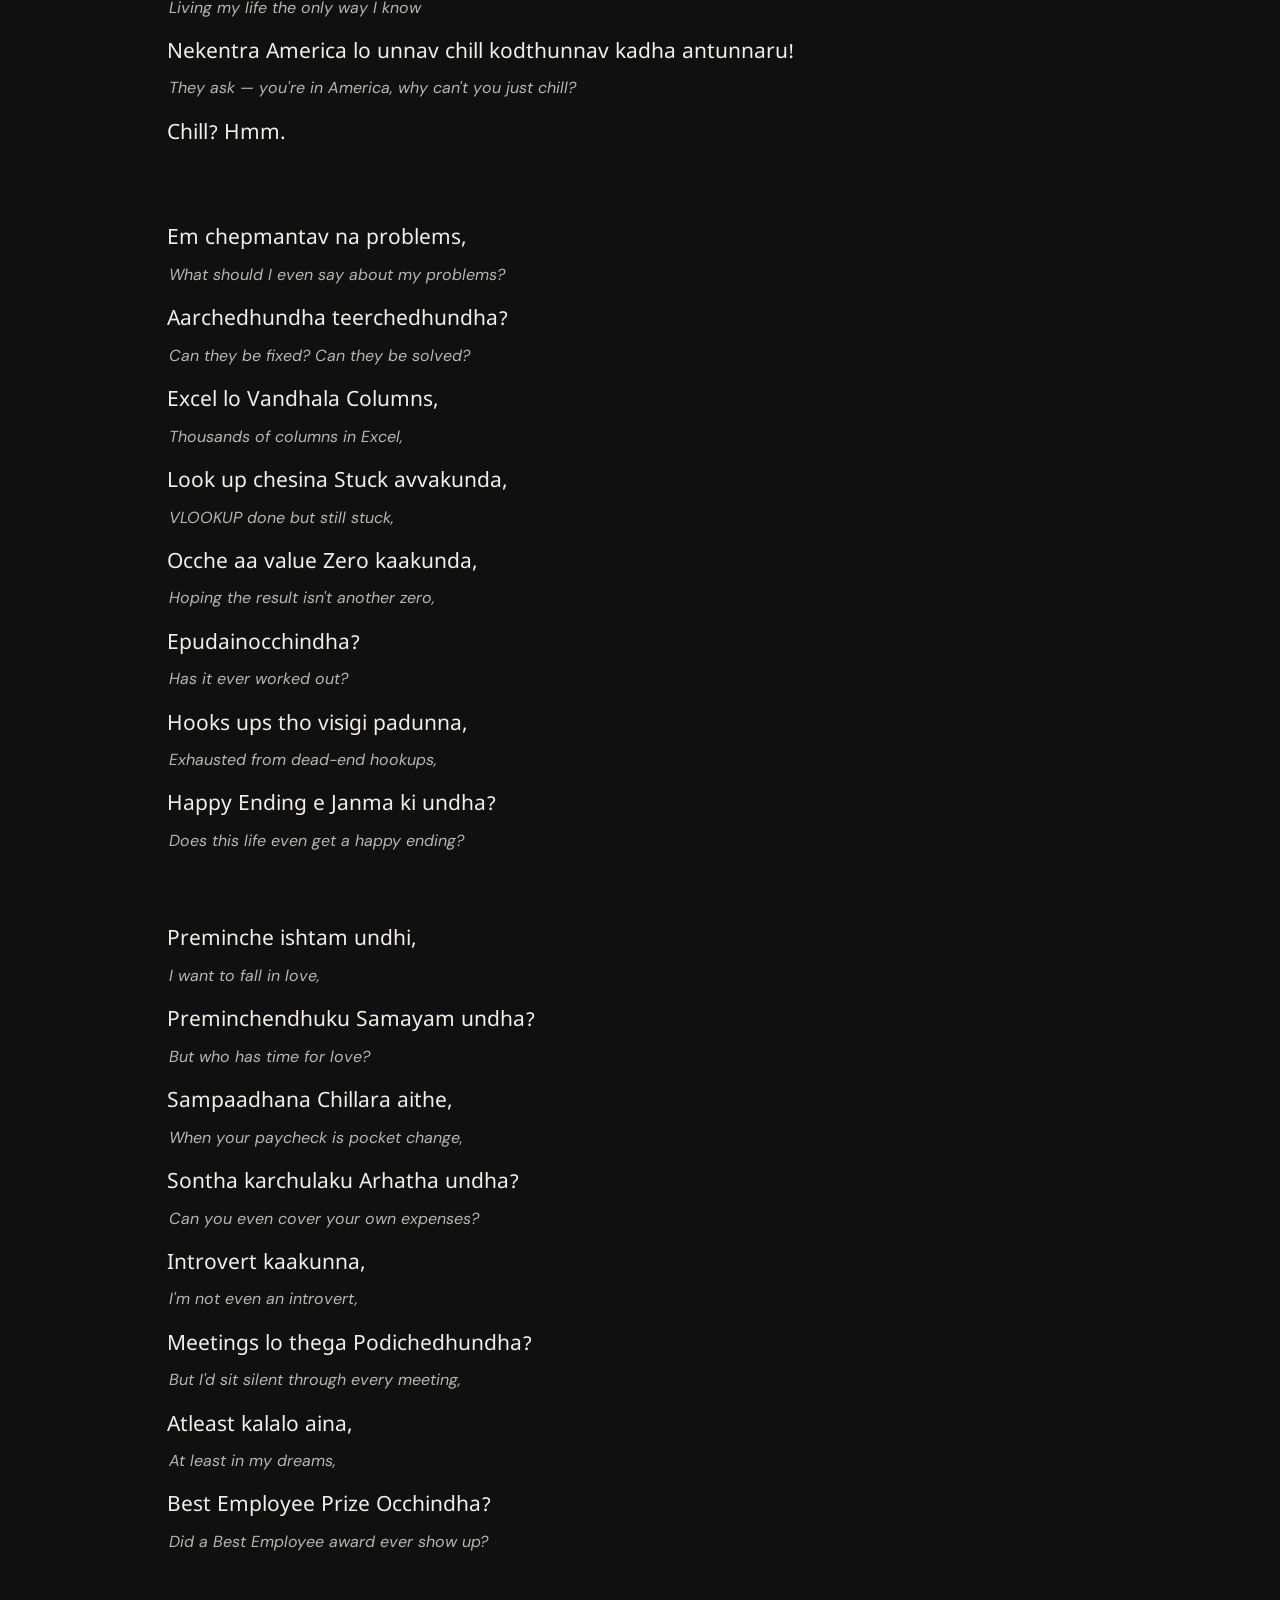
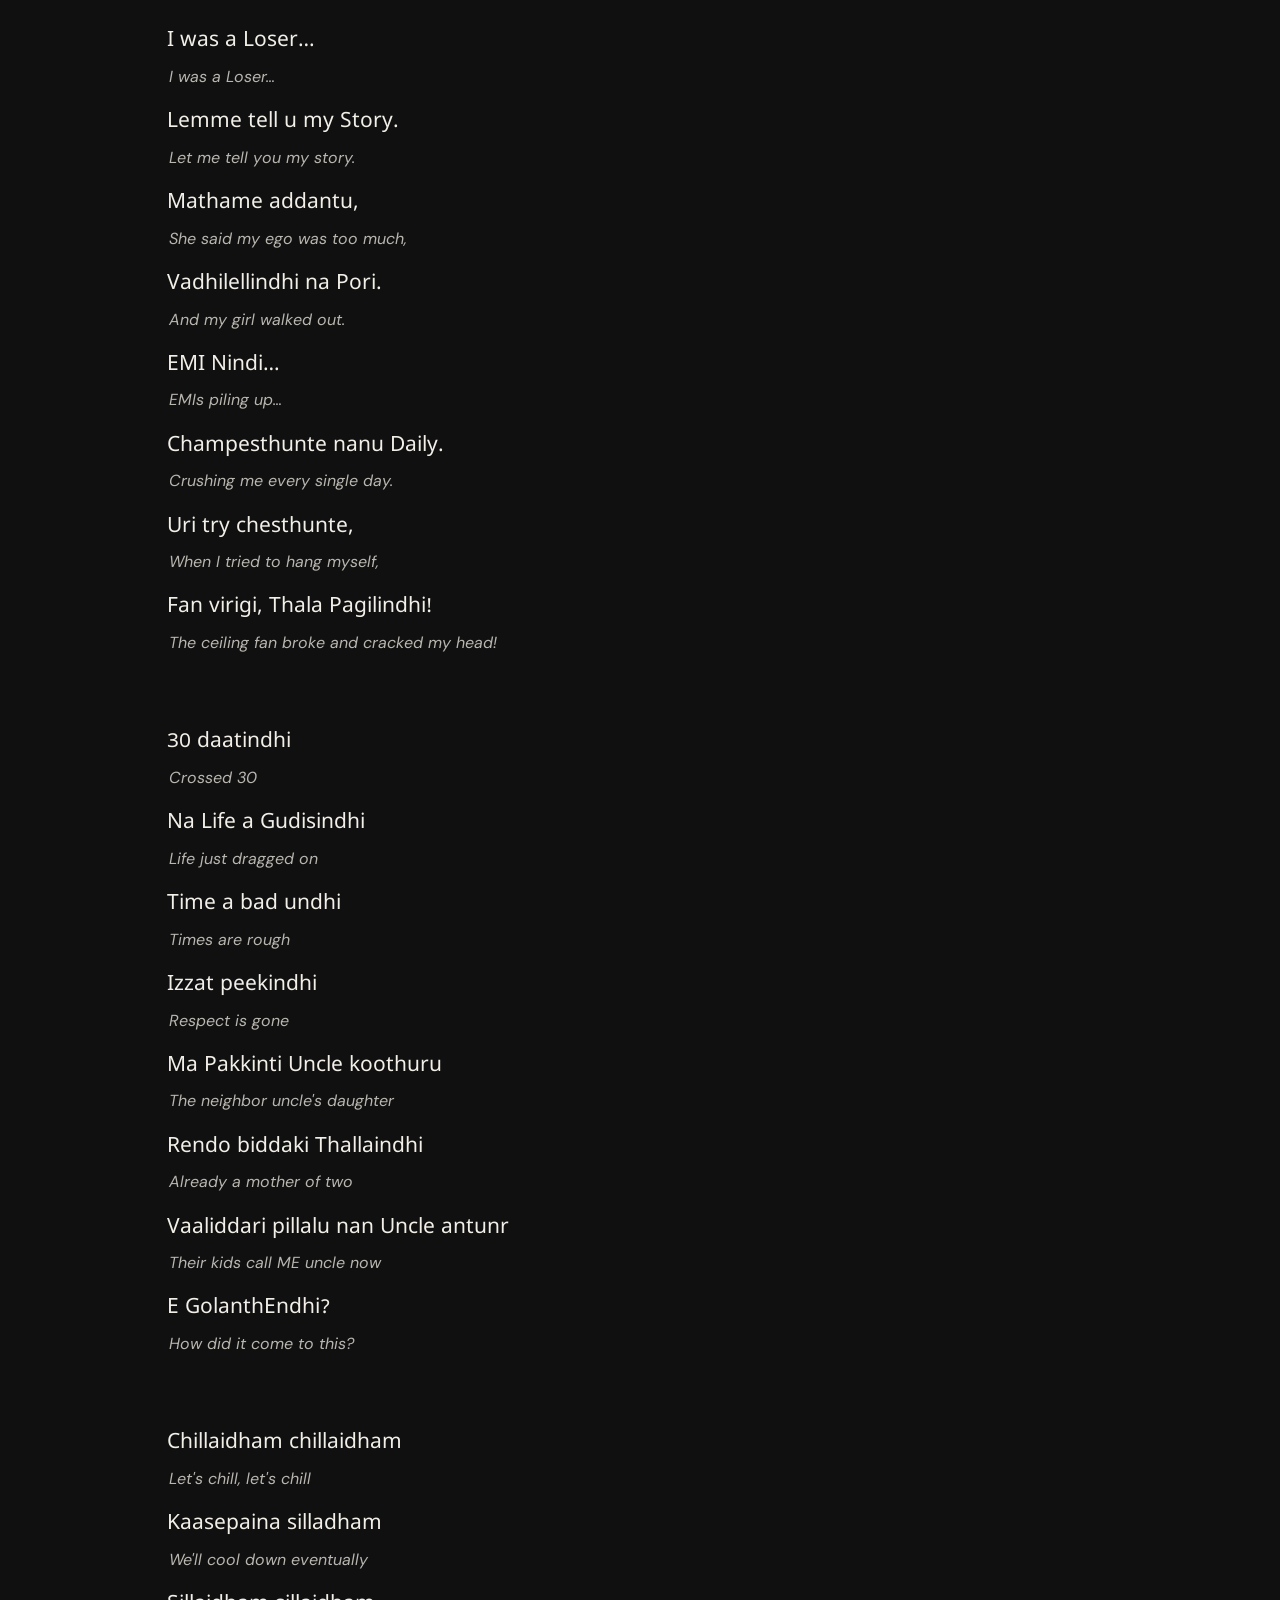
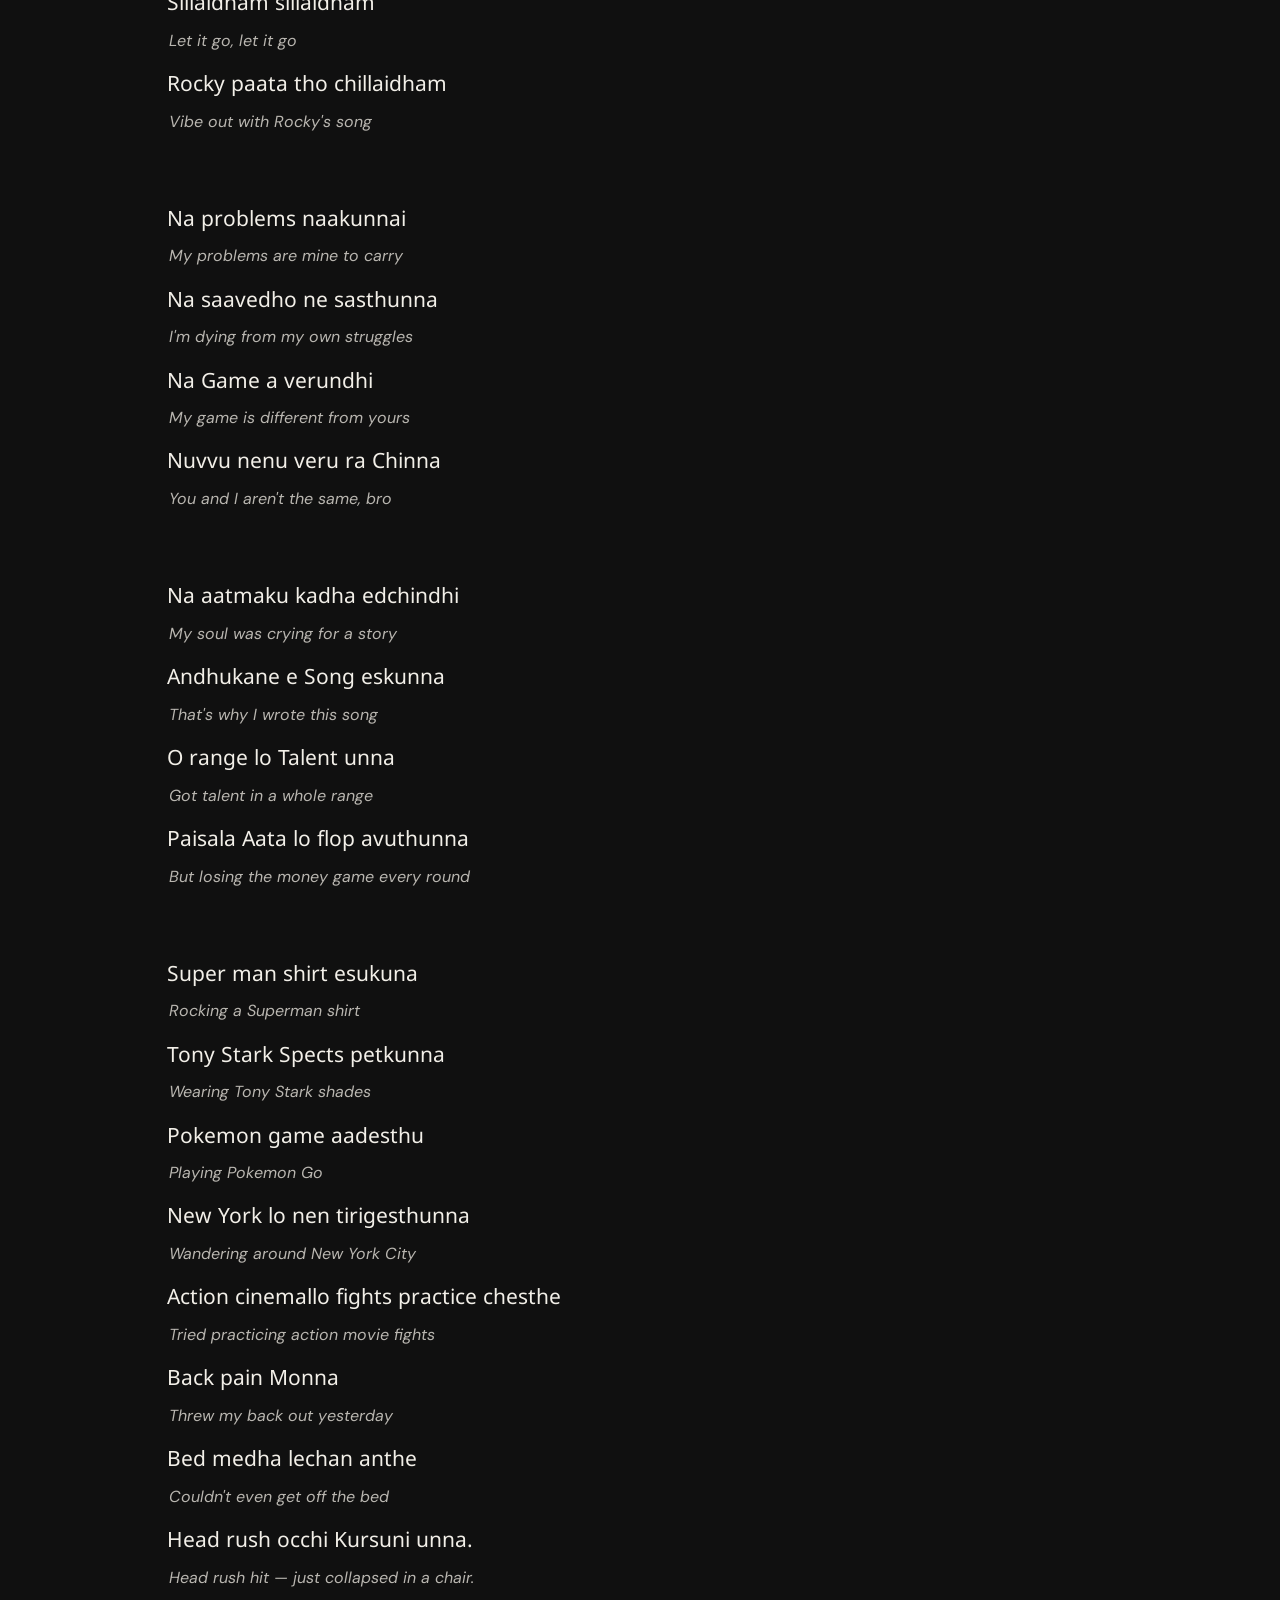
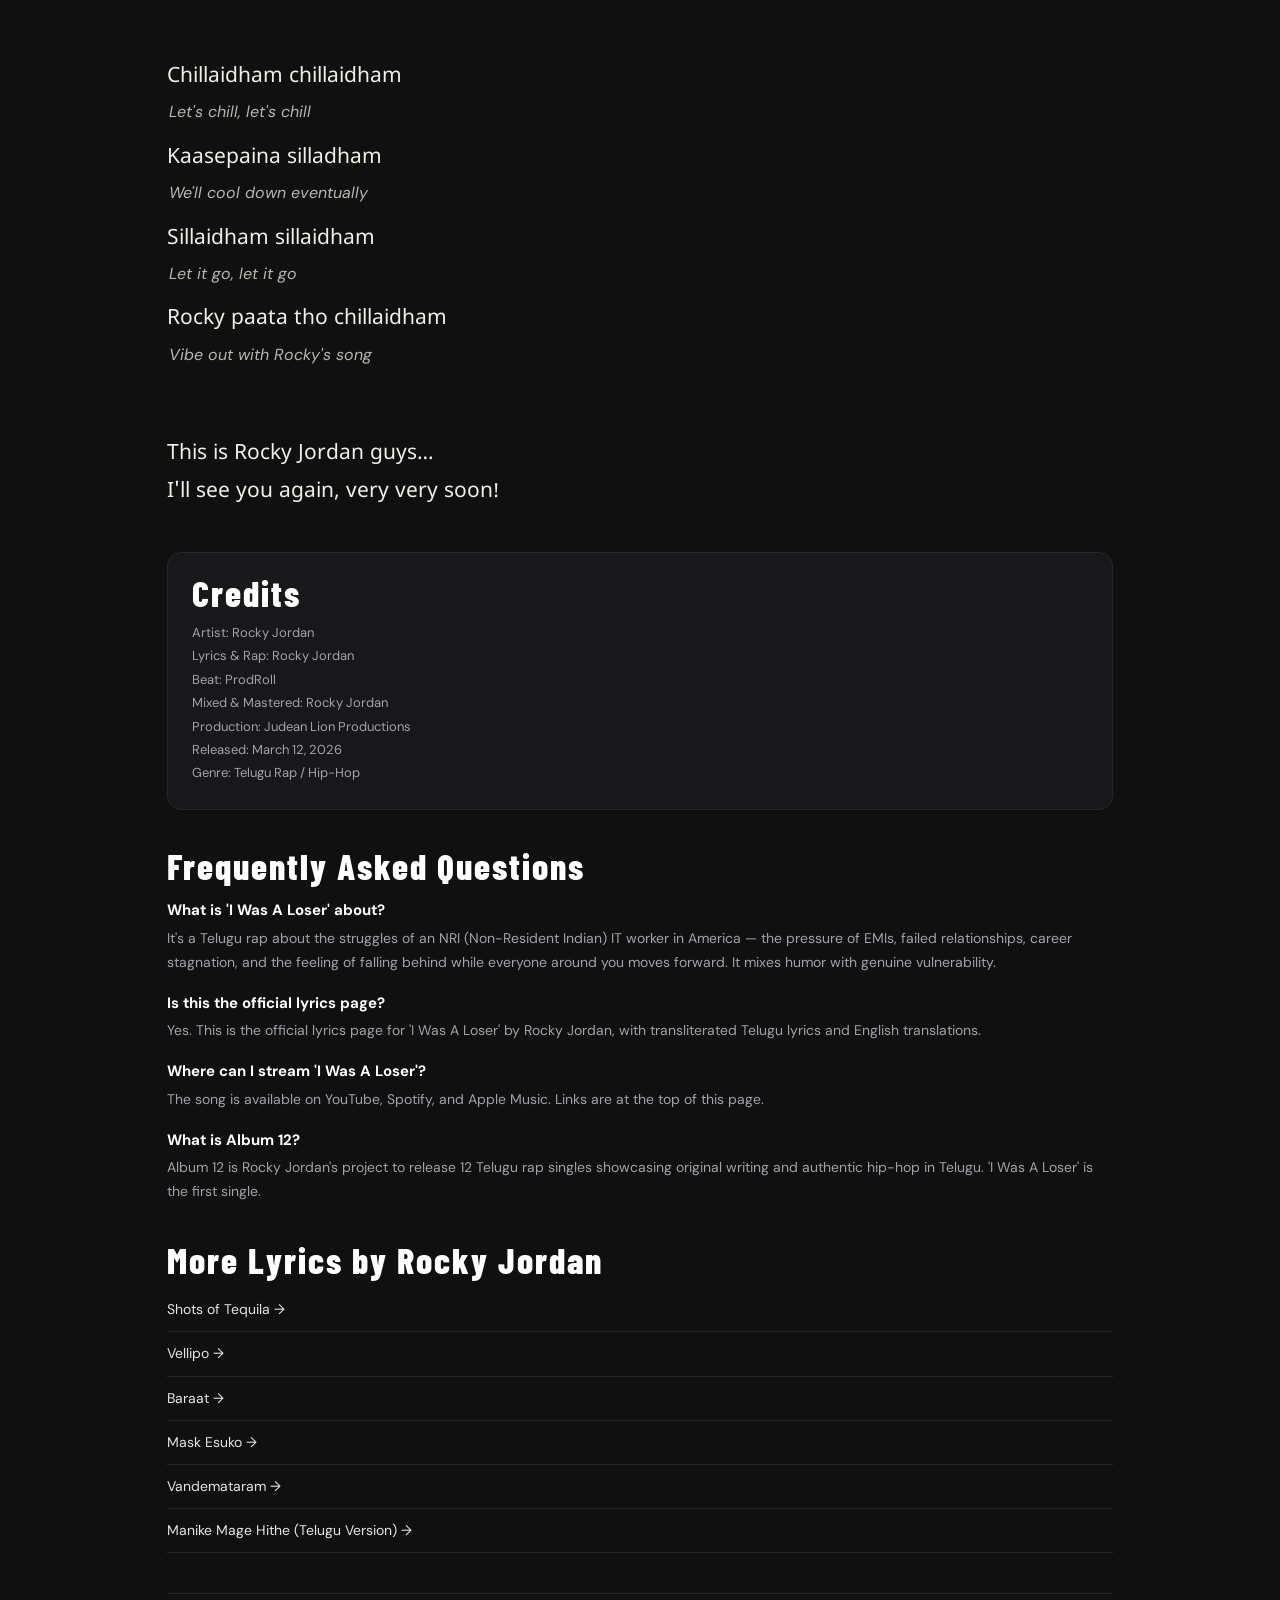
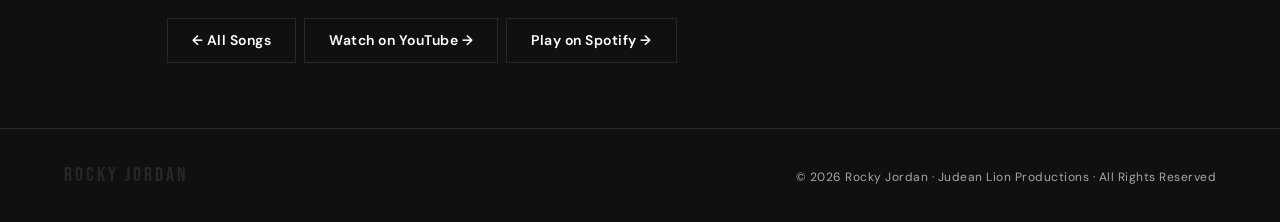
<file: rockyjordan-site/lyrics/i-was-a-loser.html>
<!DOCTYPE html>
<html lang="en">
<head>
<meta charset="UTF-8">
<meta name="viewport" content="width=device-width, initial-scale=1.0">
<title>I Was A Loser Lyrics — Rocky Jordan (Telugu Rap + English Translation)</title>
<meta name="description" content="Official lyrics and English translation for 'I Was A Loser' by Rocky Jordan. Telugu rap about the NRI IT worker struggle, money pressure, and rebuilding. Album 12 debut single, March 2026.">
<meta name="keywords" content="I Was A Loser lyrics, I Was A Loser Telugu, Rocky Jordan I Was A Loser, Telugu rap lyrics, I Was A Loser English translation, Rocky Jordan lyrics, Telugu hip hop">
<meta property="og:title" content="I Was A Loser Lyrics — Rocky Jordan (Telugu Rap + English Translation)">
<meta property="og:description" content="Official lyrics and English translation for 'I Was A Loser' by Rocky Jordan. Telugu rap about the NRI IT worker struggle, money pressure, and rebuilding. Album 12 debut single, March 2026.">
<meta property="og:type" content="music.song">
<meta property="og:image" content="https://rockyjordan.com/images/poster-i-was-a-loser.jpg">
<link rel="canonical" href="https://rockyjordan.com/lyrics/i-was-a-loser.html">
<link href="https://fonts.googleapis.com/css2?family=Bebas+Neue&family=DM+Sans:wght@400;500;700&family=Noto+Sans+Telugu:wght@400;700&display=swap" rel="stylesheet">
<link rel="stylesheet" href="../style.css">
<link rel="stylesheet" href="../editorial.css">
</head>
<body class="track-page">
<header><a class="brand" href="/">RJ<span>ROCKY<br>JORDAN</span></a><nav aria-label="Main navigation"><a href="/#music">Music</a><a href="/#bars">Inside the bars</a><a href="/#story">The story</a></nav><a class="header-cta" href="/#connect">Connect ↗</a></header>

<div class="page-content song-hero">
  <a href="/" class="back">&larr; Back to all songs</a>

  <!-- Poster + Info side by side -->
  <div style="display:grid;grid-template-columns:200px 1fr;gap:24px;align-items:start;margin-bottom:24px;">
    <img src="../images/poster-i-was-a-loser.jpg" alt="I Was A Loser poster - Rocky Jordan Telugu Rap" style="width:200px;border-radius:12px;border:1px solid var(--subtle);" loading="lazy">
    <div>
      <div style="font-size:11px;letter-spacing:2px;text-transform:uppercase;color:#ca8a04;margin-bottom:8px;">Album XII · Track 01</div>
      <h1 style="font-family:'Bebas Neue',sans-serif;font-size:clamp(32px,5vw,48px);color:#fff;letter-spacing:2px;line-height:1;">I Was A Loser</h1>
      <p style="font-size:14px;color:#71717a;margin-top:8px;">Middle-class NRI struggle, pressure, and rebuild</p>
      <p style="font-size:13px;color:#71717a;margin-top:4px;">Artist: Rocky Jordan &middot; Telugu Rap &middot; @mr.rockyjordan</p>
      <div style="margin:12px 0"><span style="display:inline-block;background:#dc2626;color:#fff;font-size:10px;font-weight:700;letter-spacing:1.5px;text-transform:uppercase;padding:4px 12px;border-radius:999px;">ALBUM XII</span></div>
      <div class="song-meta">
        <a href="https://youtu.be/oRiNe9epIhE" target="_blank" class="btn-pill btn-w">&#9654; Watch on YouTube</a>
        <a href="https://open.spotify.com/track/7zjBUHov7iDA60yfMXe5mr" target="_blank" class="btn-pill btn-o">Play on Spotify</a>
        <a href="https://music.apple.com/ca/artist/rocky-jordan/1477024385" target="_blank" class="btn-pill btn-o">Apple Music</a>
      </div>
    </div>
  </div>

  <!-- Video Embed -->
  <div style="max-width:640px;margin:24px 0 32px;">
    <div style="position:relative;padding-top:56.25%;border-radius:12px;overflow:hidden;">
      <iframe title="Official music video" src="https://www.youtube.com/embed/oRiNe9epIhE" allowfullscreen loading="lazy" style="position:absolute;top:0;left:0;width:100%;height:100%;border:none;"></iframe>
    </div>
  </div>

  <!-- About -->
  <div style="max-width:640px;margin-bottom:32px;">
    <h2 style="font-family:'Bebas Neue',sans-serif;font-size:24px;letter-spacing:2px;color:#fff;margin-bottom:8px;">About This Song</h2>
    <p style="font-size:14px;color:#a1a1aa;line-height:1.8;">"I Was A Loser" is Rocky Jordan's debut single from Album 12, released March 12, 2026. The track is a raw, self-aware look at the Telugu IT worker's life in America — the spreadsheets that go nowhere, the EMIs that pile up, the relationships that fall apart, and the quiet shame of being the "uncle" to your neighbor's kids while you're still figuring your own life out. The humor lands because the pain is real. The chorus "Chillaidham chillaidham" is both a coping mechanism and a rally cry — let's breathe, let's get through this, let's vibe.</p>
  </div>

  <!-- Lyrics -->
  <h2 style="font-family:'Bebas Neue',sans-serif;font-size:28px;letter-spacing:2px;color:#fff;margin-bottom:4px;">Lyrics</h2>
  <p style="font-size:12px;color:#71717a;margin-bottom:24px;">Telugu (transliterated) with English translation</p>
  <div style="max-width:640px;">
<div class="lyric-line">Na baadhedho nenu paduthu</div>
<div class="lyric-trans">Singing my pain out loud</div>
<div class="lyric-line">Na brathukedho ne brathukuthunte</div>
<div class="lyric-trans">Living my life the only way I know</div>
<div class="lyric-line">Nekentra America lo unnav chill kodthunnav kadha antunnaru!</div>
<div class="lyric-trans">They ask — you're in America, why can't you just chill?</div>
<div class="lyric-line">Chill? Hmm.</div>
<div class="lyric-break"></div><div class="lyric-line">Em chepmantav na problems,</div>
<div class="lyric-trans">What should I even say about my problems?</div>
<div class="lyric-line">Aarchedhundha teerchedhundha?</div>
<div class="lyric-trans">Can they be fixed? Can they be solved?</div>
<div class="lyric-line">Excel lo Vandhala Columns,</div>
<div class="lyric-trans">Thousands of columns in Excel,</div>
<div class="lyric-line">Look up chesina Stuck avvakunda,</div>
<div class="lyric-trans">VLOOKUP done but still stuck,</div>
<div class="lyric-line">Ocche aa value Zero kaakunda,</div>
<div class="lyric-trans">Hoping the result isn't another zero,</div>
<div class="lyric-line">Epudainocchindha?</div>
<div class="lyric-trans">Has it ever worked out?</div>
<div class="lyric-line">Hooks ups tho visigi padunna,</div>
<div class="lyric-trans">Exhausted from dead-end hookups,</div>
<div class="lyric-line">Happy Ending e Janma ki undha?</div>
<div class="lyric-trans">Does this life even get a happy ending?</div>
<div class="lyric-break"></div><div class="lyric-line">Preminche ishtam undhi,</div>
<div class="lyric-trans">I want to fall in love,</div>
<div class="lyric-line">Preminchendhuku Samayam undha?</div>
<div class="lyric-trans">But who has time for love?</div>
<div class="lyric-line">Sampaadhana Chillara aithe,</div>
<div class="lyric-trans">When your paycheck is pocket change,</div>
<div class="lyric-line">Sontha karchulaku Arhatha undha?</div>
<div class="lyric-trans">Can you even cover your own expenses?</div>
<div class="lyric-line">Introvert kaakunna,</div>
<div class="lyric-trans">I'm not even an introvert,</div>
<div class="lyric-line">Meetings lo thega Podichedhundha?</div>
<div class="lyric-trans">But I'd sit silent through every meeting,</div>
<div class="lyric-line">Atleast kalalo aina,</div>
<div class="lyric-trans">At least in my dreams,</div>
<div class="lyric-line">Best Employee Prize Occhindha?</div>
<div class="lyric-trans">Did a Best Employee award ever show up?</div>
<div class="lyric-break"></div><div class="lyric-line">I was a Loser…</div>
<div class="lyric-trans">I was a Loser…</div>
<div class="lyric-line">Lemme tell u my Story.</div>
<div class="lyric-trans">Let me tell you my story.</div>
<div class="lyric-line">Mathame addantu,</div>
<div class="lyric-trans">She said my ego was too much,</div>
<div class="lyric-line">Vadhilellindhi na Pori.</div>
<div class="lyric-trans">And my girl walked out.</div>
<div class="lyric-line">EMI Nindi…</div>
<div class="lyric-trans">EMIs piling up…</div>
<div class="lyric-line">Champesthunte nanu Daily.</div>
<div class="lyric-trans">Crushing me every single day.</div>
<div class="lyric-line">Uri try chesthunte,</div>
<div class="lyric-trans">When I tried to hang myself,</div>
<div class="lyric-line">Fan virigi, Thala Pagilindhi!</div>
<div class="lyric-trans">The ceiling fan broke and cracked my head!</div>
<div class="lyric-break"></div><div class="lyric-line">30 daatindhi</div>
<div class="lyric-trans">Crossed 30</div>
<div class="lyric-line">Na Life a Gudisindhi</div>
<div class="lyric-trans">Life just dragged on</div>
<div class="lyric-line">Time a bad undhi</div>
<div class="lyric-trans">Times are rough</div>
<div class="lyric-line">Izzat peekindhi</div>
<div class="lyric-trans">Respect is gone</div>
<div class="lyric-line">Ma Pakkinti Uncle koothuru</div>
<div class="lyric-trans">The neighbor uncle's daughter</div>
<div class="lyric-line">Rendo biddaki Thallaindhi</div>
<div class="lyric-trans">Already a mother of two</div>
<div class="lyric-line">Vaaliddari pillalu nan Uncle antunr</div>
<div class="lyric-trans">Their kids call ME uncle now</div>
<div class="lyric-line">E GolanthEndhi?</div>
<div class="lyric-trans">How did it come to this?</div>
<div class="lyric-break"></div><div class="lyric-line">Chillaidham chillaidham</div>
<div class="lyric-trans">Let's chill, let's chill</div>
<div class="lyric-line">Kaasepaina silladham</div>
<div class="lyric-trans">We'll cool down eventually</div>
<div class="lyric-line">Sillaidham sillaidham</div>
<div class="lyric-trans">Let it go, let it go</div>
<div class="lyric-line">Rocky paata tho chillaidham</div>
<div class="lyric-trans">Vibe out with Rocky's song</div>
<div class="lyric-break"></div><div class="lyric-line">Na problems naakunnai</div>
<div class="lyric-trans">My problems are mine to carry</div>
<div class="lyric-line">Na saavedho ne sasthunna</div>
<div class="lyric-trans">I'm dying from my own struggles</div>
<div class="lyric-line">Na Game a verundhi</div>
<div class="lyric-trans">My game is different from yours</div>
<div class="lyric-line">Nuvvu nenu veru ra Chinna</div>
<div class="lyric-trans">You and I aren't the same, bro</div>
<div class="lyric-break"></div><div class="lyric-line">Na aatmaku kadha edchindhi</div>
<div class="lyric-trans">My soul was crying for a story</div>
<div class="lyric-line">Andhukane e Song eskunna</div>
<div class="lyric-trans">That's why I wrote this song</div>
<div class="lyric-line">O range lo Talent unna</div>
<div class="lyric-trans">Got talent in a whole range</div>
<div class="lyric-line">Paisala Aata lo flop avuthunna</div>
<div class="lyric-trans">But losing the money game every round</div>
<div class="lyric-break"></div><div class="lyric-line">Super man shirt esukuna</div>
<div class="lyric-trans">Rocking a Superman shirt</div>
<div class="lyric-line">Tony Stark Spects petkunna</div>
<div class="lyric-trans">Wearing Tony Stark shades</div>
<div class="lyric-line">Pokemon game aadesthu</div>
<div class="lyric-trans">Playing Pokemon Go</div>
<div class="lyric-line">New York lo nen tirigesthunna</div>
<div class="lyric-trans">Wandering around New York City</div>
<div class="lyric-line">Action cinemallo fights practice chesthe</div>
<div class="lyric-trans">Tried practicing action movie fights</div>
<div class="lyric-line">Back pain Monna</div>
<div class="lyric-trans">Threw my back out yesterday</div>
<div class="lyric-line">Bed medha lechan anthe</div>
<div class="lyric-trans">Couldn't even get off the bed</div>
<div class="lyric-line">Head rush occhi Kursuni unna.</div>
<div class="lyric-trans">Head rush hit — just collapsed in a chair.</div>
<div class="lyric-break"></div><div class="lyric-line">Chillaidham chillaidham</div>
<div class="lyric-trans">Let's chill, let's chill</div>
<div class="lyric-line">Kaasepaina silladham</div>
<div class="lyric-trans">We'll cool down eventually</div>
<div class="lyric-line">Sillaidham sillaidham</div>
<div class="lyric-trans">Let it go, let it go</div>
<div class="lyric-line">Rocky paata tho chillaidham</div>
<div class="lyric-trans">Vibe out with Rocky's song</div>
<div class="lyric-break"></div><div class="lyric-line">This is Rocky Jordan guys…</div>
<div class="lyric-line">I'll see you again, very very soon!</div>

  </div>

  <!-- Credits -->
  <div style="max-width:640px;margin-top:40px;padding:24px;background:var(--card);border:1px solid var(--subtle);border-radius:14px;">
    <h2 style="font-family:'Bebas Neue',sans-serif;font-size:22px;letter-spacing:2px;color:#fff;margin-bottom:12px;">Credits</h2>
    <pre style="font-size:13px;color:#a1a1aa;line-height:1.8;white-space:pre-wrap;font-family:'DM Sans',sans-serif;margin:0;">Artist: Rocky Jordan
Lyrics & Rap: Rocky Jordan
Beat: ProdRoll
Mixed & Mastered: Rocky Jordan
Production: Judean Lion Productions
Released: March 12, 2026
Genre: Telugu Rap / Hip-Hop</pre>
  </div>

  <!-- FAQ -->
  
      <div style="max-width:640px;margin-top:40px;">
        <h2 style="font-family:'Bebas Neue',sans-serif;font-size:24px;letter-spacing:2px;color:#fff;margin-bottom:16px;">Frequently Asked Questions</h2>
        
          <div style="margin-bottom:16px;">
            <div style="font-size:15px;font-weight:700;color:#fff;margin-bottom:4px;">What is 'I Was A Loser' about?</div>
            <div style="font-size:14px;color:#a1a1aa;line-height:1.7;">It's a Telugu rap about the struggles of an NRI (Non-Resident Indian) IT worker in America — the pressure of EMIs, failed relationships, career stagnation, and the feeling of falling behind while everyone around you moves forward. It mixes humor with genuine vulnerability.</div>
          </div>
          <div style="margin-bottom:16px;">
            <div style="font-size:15px;font-weight:700;color:#fff;margin-bottom:4px;">Is this the official lyrics page?</div>
            <div style="font-size:14px;color:#a1a1aa;line-height:1.7;">Yes. This is the official lyrics page for 'I Was A Loser' by Rocky Jordan, with transliterated Telugu lyrics and English translations.</div>
          </div>
          <div style="margin-bottom:16px;">
            <div style="font-size:15px;font-weight:700;color:#fff;margin-bottom:4px;">Where can I stream 'I Was A Loser'?</div>
            <div style="font-size:14px;color:#a1a1aa;line-height:1.7;">The song is available on YouTube, Spotify, and Apple Music. Links are at the top of this page.</div>
          </div>
          <div style="margin-bottom:16px;">
            <div style="font-size:15px;font-weight:700;color:#fff;margin-bottom:4px;">What is Album 12?</div>
            <div style="font-size:14px;color:#a1a1aa;line-height:1.7;">Album 12 is Rocky Jordan's project to release 12 Telugu rap singles showcasing original writing and authentic hip-hop in Telugu. 'I Was A Loser' is the first single.</div>
          </div>
      </div>
      <script type="application/ld+json">
      {"@context":"https://schema.org","@type":"FAQPage","mainEntity":[{"@type":"Question","name":"What is 'I Was A Loser' about?","acceptedAnswer":{"@type":"Answer","text":"It's a Telugu rap about the struggles of an NRI (Non-Resident Indian) IT worker in America — the pressure of EMIs, failed relationships, career stagnation, and the feeling of falling behind while everyone around you moves forward. It mixes humor with genuine vulnerability."}},{"@type":"Question","name":"Is this the official lyrics page?","acceptedAnswer":{"@type":"Answer","text":"Yes. This is the official lyrics page for 'I Was A Loser' by Rocky Jordan, with transliterated Telugu lyrics and English translations."}},{"@type":"Question","name":"Where can I stream 'I Was A Loser'?","acceptedAnswer":{"@type":"Answer","text":"The song is available on YouTube, Spotify, and Apple Music. Links are at the top of this page."}},{"@type":"Question","name":"What is Album 12?","acceptedAnswer":{"@type":"Answer","text":"Album 12 is Rocky Jordan's project to release 12 Telugu rap singles showcasing original writing and authentic hip-hop in Telugu. 'I Was A Loser' is the first single."}}]}
      </script>

  <!-- More lyrics by Rocky Jordan -->
  <div style="max-width:640px;margin-top:40px;">
    <h2 style="font-family:'Bebas Neue',sans-serif;font-size:22px;letter-spacing:2px;color:#fff;margin-bottom:12px;">More Lyrics by Rocky Jordan</h2>
    <div>
      <a href="shots-of-tequila.html" style="display:block;padding:10px 0;border-bottom:1px solid var(--subtle);text-decoration:none;color:var(--text);transition:color 0.2s;font-size:14px;" onmouseover="this.style.color='var(--accent)'" onmouseout="this.style.color='var(--text)'">Shots of Tequila →</a>
            <a href="vellipo.html" style="display:block;padding:10px 0;border-bottom:1px solid var(--subtle);text-decoration:none;color:var(--text);transition:color 0.2s;font-size:14px;" onmouseover="this.style.color='var(--accent)'" onmouseout="this.style.color='var(--text)'">Vellipo →</a>
            <a href="baraat.html" style="display:block;padding:10px 0;border-bottom:1px solid var(--subtle);text-decoration:none;color:var(--text);transition:color 0.2s;font-size:14px;" onmouseover="this.style.color='var(--accent)'" onmouseout="this.style.color='var(--text)'">Baraat →</a>
            <a href="mask-esuko.html" style="display:block;padding:10px 0;border-bottom:1px solid var(--subtle);text-decoration:none;color:var(--text);transition:color 0.2s;font-size:14px;" onmouseover="this.style.color='var(--accent)'" onmouseout="this.style.color='var(--text)'">Mask Esuko →</a>
            <a href="vandemataram.html" style="display:block;padding:10px 0;border-bottom:1px solid var(--subtle);text-decoration:none;color:var(--text);transition:color 0.2s;font-size:14px;" onmouseover="this.style.color='var(--accent)'" onmouseout="this.style.color='var(--text)'">Vandemataram →</a>
            <a href="manike-mage-hithe.html" style="display:block;padding:10px 0;border-bottom:1px solid var(--subtle);text-decoration:none;color:var(--text);transition:color 0.2s;font-size:14px;" onmouseover="this.style.color='var(--accent)'" onmouseout="this.style.color='var(--text)'">Manike Mage Hithe (Telugu Version) →</a>
    </div>
  </div>

  <!-- Bottom links -->
  <div style="margin-top:40px;padding-top:24px;border-top:1px solid var(--subtle);display:flex;gap:8px;flex-wrap:wrap;">
    <a href="/" class="btn-pill btn-o">&larr; All Songs</a>
    <a href="https://youtu.be/oRiNe9epIhE" target="_blank" class="btn-pill btn-o">Watch on YouTube &rarr;</a>
    <a href="https://open.spotify.com/track/7zjBUHov7iDA60yfMXe5mr" target="_blank" class="btn-pill btn-o">Play on Spotify &rarr;</a>
  </div>
</div>

<footer>
<div class="flogo">ROCKY JORDAN</div>
<p>&copy; 2026 Rocky Jordan &middot; Judean Lion Productions &middot; All Rights Reserved</p>
</footer>

<script type="application/ld+json">
{
  "@context":"https://schema.org",
  "@type":"MusicComposition",
  "name":"I Was A Loser",
  "composer":{"@type":"Person","name":"Rocky Jordan"},
  "inLanguage":"te",
  "genre":"Telugu Rap",
  "url":"https://rockyjordan.com/lyrics/i-was-a-loser.html",
  "image":"https://rockyjordan.com/images/poster-i-was-a-loser.jpg"
}
</script>
</body>
</html>
</file>
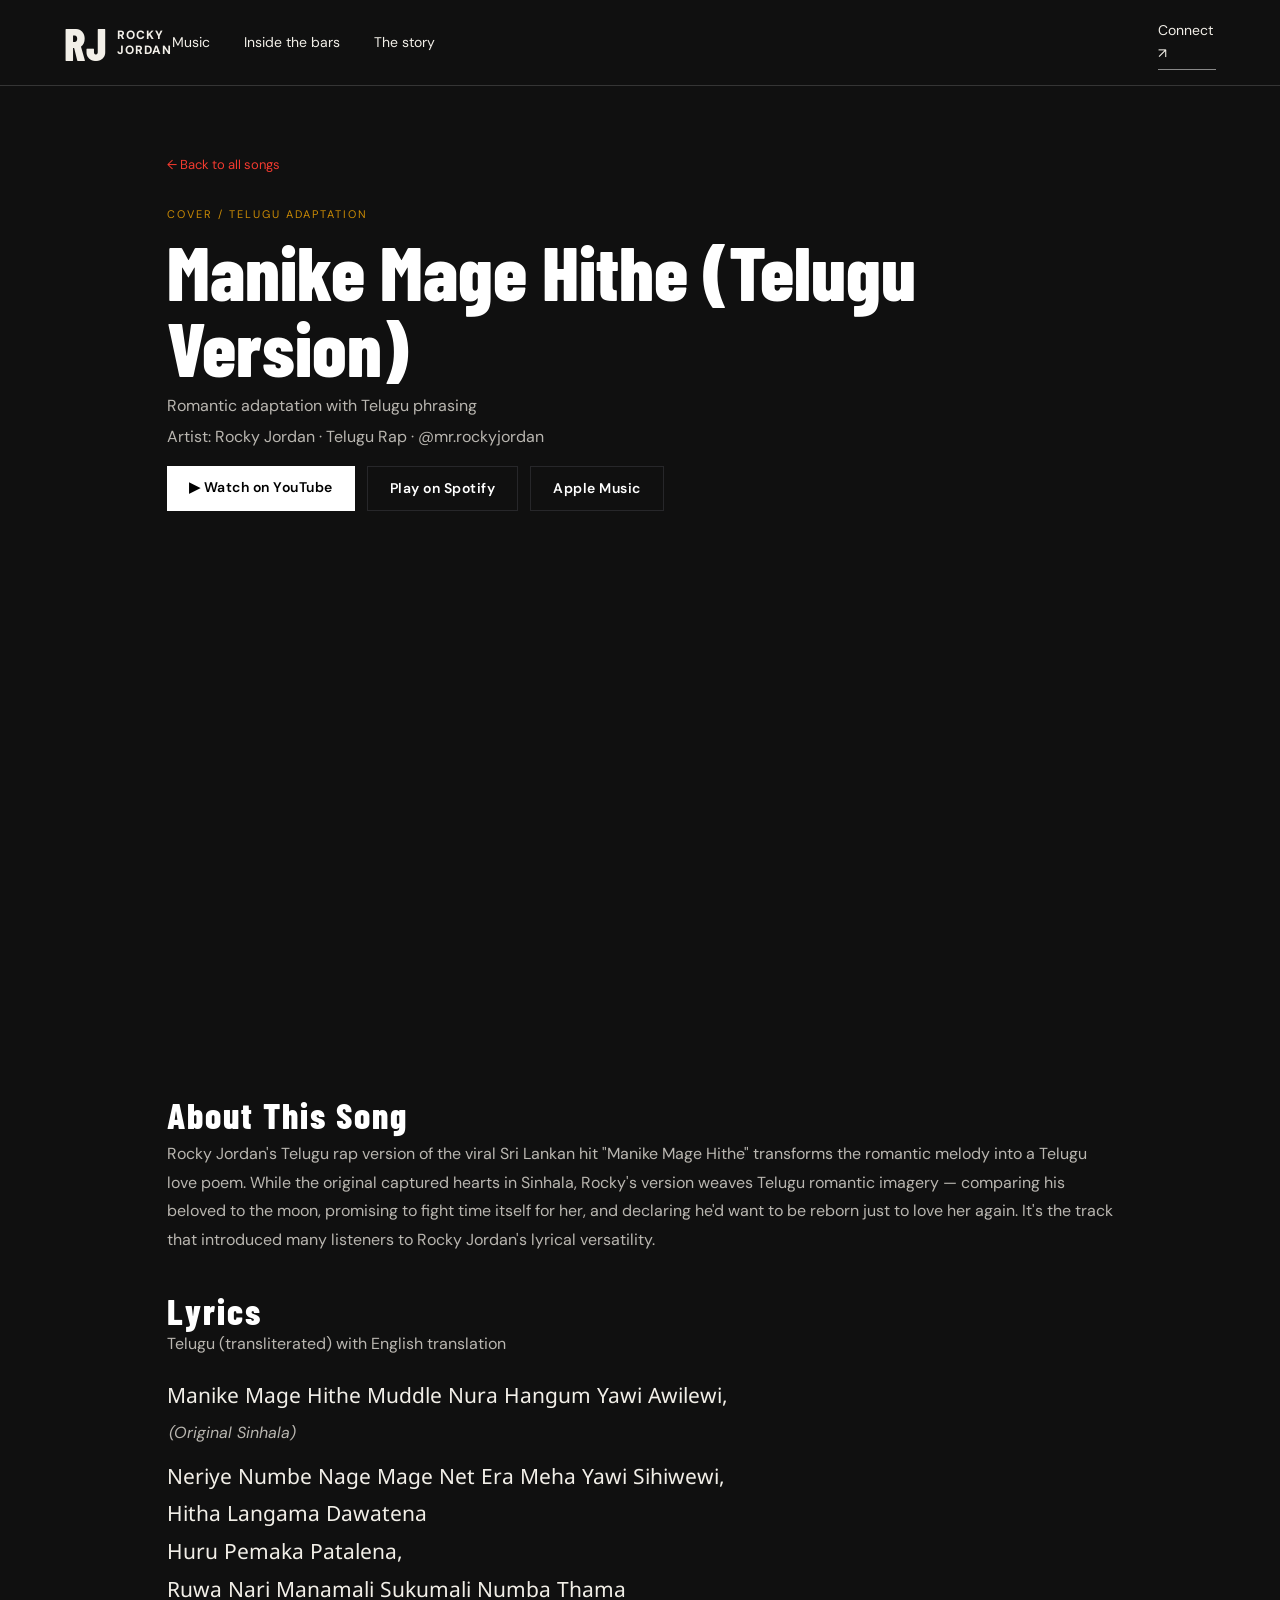
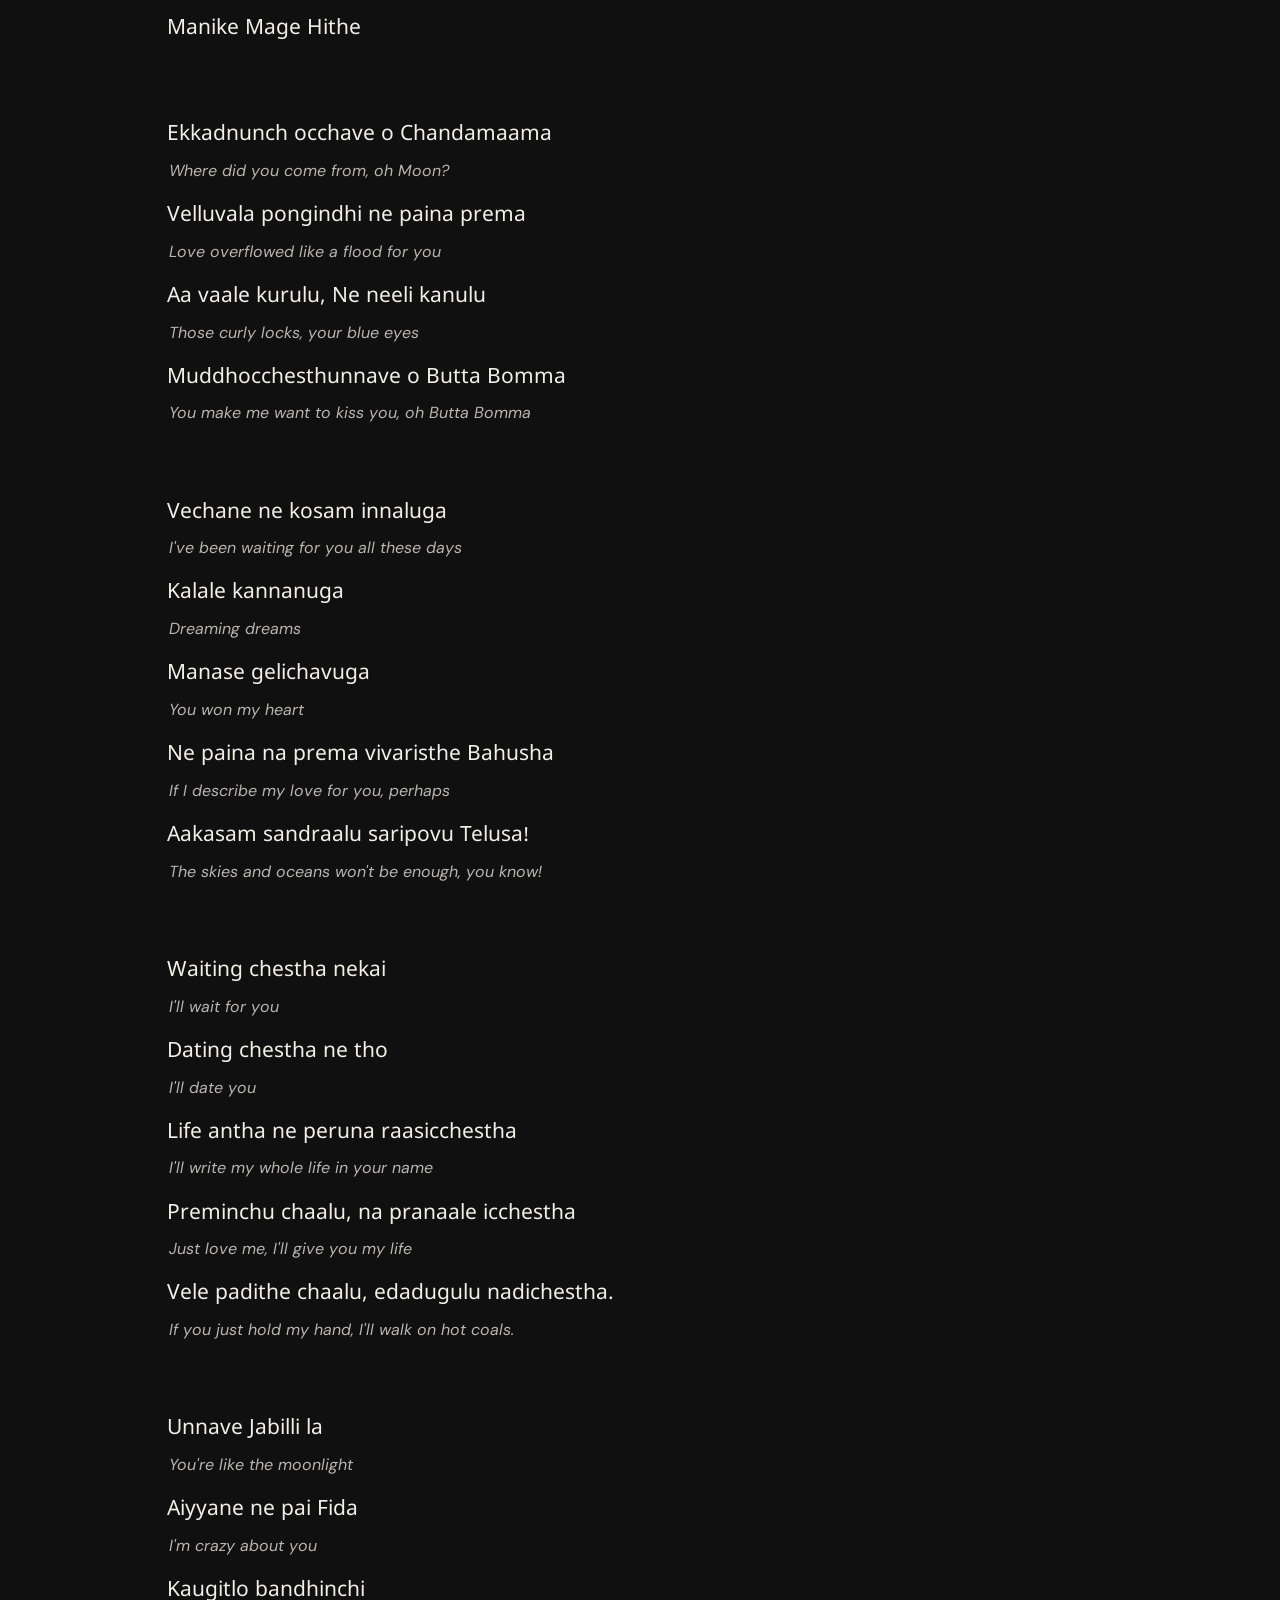
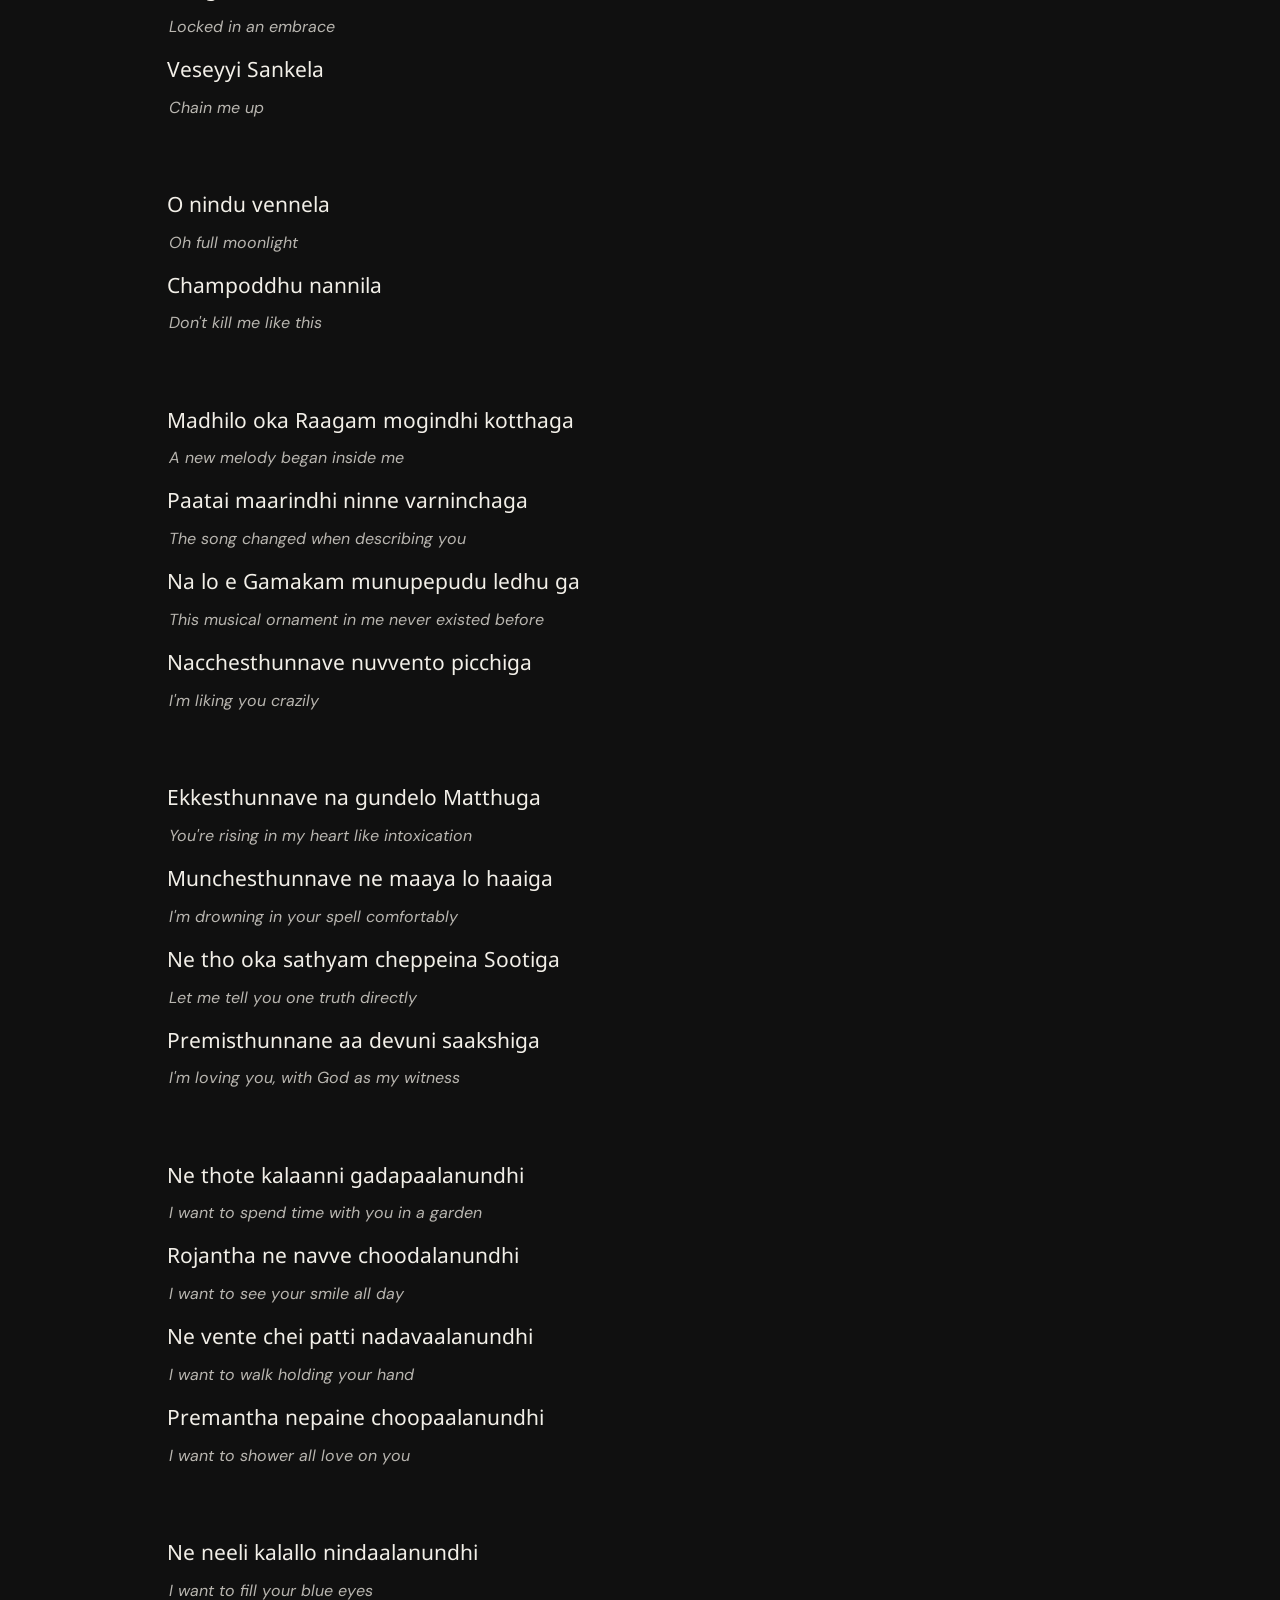
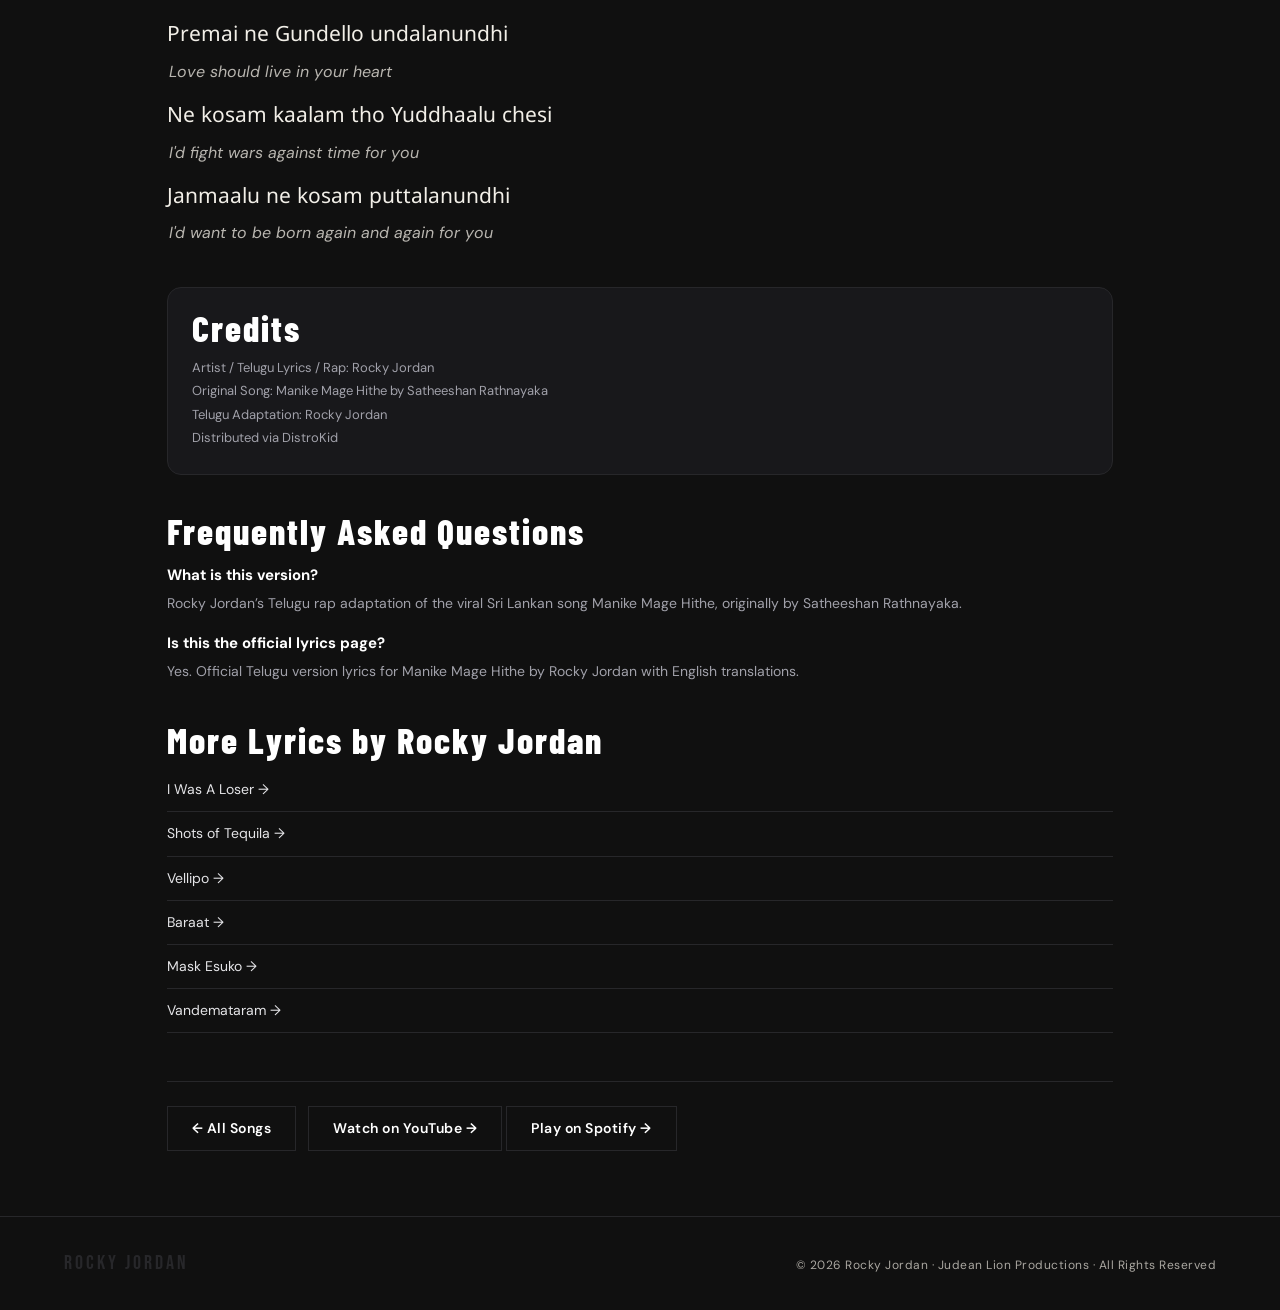
<file: rockyjordan-site/lyrics/manike-mage-hithe.html>
<!DOCTYPE html>
<html lang="en">
<head>
<meta charset="UTF-8">
<meta name="viewport" content="width=device-width, initial-scale=1.0">
<title>Manike Mage Hithe Telugu Version Lyrics — Rocky Jordan (Telugu Rap + English Translation)</title>
<meta name="description" content="Full lyrics and English translation for the Telugu rap version of 'Manike Mage Hithe' by Rocky Jordan. Romantic Telugu adaptation of the viral Sri Lankan hit song.">
<meta name="keywords" content="Manike Mage Hithe (Telugu Version) lyrics, Manike Mage Hithe (Telugu Version) Telugu, Rocky Jordan Manike Mage Hithe (Telugu Version), Telugu rap lyrics, Manike Mage Hithe (Telugu Version) English translation, Rocky Jordan lyrics, Telugu hip hop">
<meta property="og:title" content="Manike Mage Hithe Telugu Version Lyrics — Rocky Jordan (Telugu Rap + English Translation)">
<meta property="og:description" content="Full lyrics and English translation for the Telugu rap version of 'Manike Mage Hithe' by Rocky Jordan. Romantic Telugu adaptation of the viral Sri Lankan hit song.">
<meta property="og:type" content="music.song">
<link rel="canonical" href="https://rockyjordan.com/lyrics/manike-mage-hithe.html">
<link href="https://fonts.googleapis.com/css2?family=Bebas+Neue&family=DM+Sans:wght@400;500;700&family=Noto+Sans+Telugu:wght@400;700&display=swap" rel="stylesheet">
<link rel="stylesheet" href="../style.css">
<meta property="og:image" content="https://rockyjordan.com/images/poster-manike-mage-hithe.jpg">
<link rel="stylesheet" href="../editorial.css">
</head>
<body class="track-page">
<header><a class="brand" href="/">RJ<span>ROCKY<br>JORDAN</span></a><nav aria-label="Main navigation"><a href="/#music">Music</a><a href="/#bars">Inside the bars</a><a href="/#story">The story</a></nav><a class="header-cta" href="/#connect">Connect ↗</a></header>

<div class="page-content song-hero">
  <a href="/" class="back">&larr; Back to all songs</a>
  <div style="font-size:11px;letter-spacing:2px;text-transform:uppercase;color:#ca8a04;margin-bottom:8px;">Cover / Telugu Adaptation</div>
  <h1 style="font-family:'Bebas Neue',sans-serif;font-size:clamp(36px,6vw,56px);color:#fff;letter-spacing:2px;line-height:1;">Manike Mage Hithe (Telugu Version)</h1>
  <p style="font-size:14px;color:#71717a;margin-top:8px;">Romantic adaptation with Telugu phrasing</p>
  <p style="font-size:13px;color:#71717a;margin-top:4px;">Artist: Rocky Jordan &middot; Telugu Rap &middot; @mr.rockyjordan</p>
  

  <div class="song-meta">
    <a href="https://youtu.be/ywMtkrfDaD8" target="_blank" class="btn-pill btn-w">&#9654; Watch on YouTube</a>
    <a href="https://open.spotify.com/track/6lTPi8ROjSw1RBWFg0kjVi" target="_blank" class="btn-pill btn-o">Play on Spotify</a>
    <a href="https://music.apple.com/ca/artist/rocky-jordan/1477024385" target="_blank" class="btn-pill btn-o">Apple Music</a>
  </div>

  <div style="max-width:640px;margin:24px 0 32px;">
    <div style="position:relative;padding-top:56.25%;border-radius:12px;overflow:hidden;">
      <iframe title="Official music video" src="https://www.youtube.com/embed/ywMtkrfDaD8" allowfullscreen loading="lazy" style="position:absolute;top:0;left:0;width:100%;height:100%;border:none;"></iframe>
    </div>
  </div>

  <div style="max-width:640px;margin-bottom:40px;">
    <h2 style="font-family:'Bebas Neue',sans-serif;font-size:24px;letter-spacing:2px;color:#fff;margin-bottom:8px;">About This Song</h2>
    <p style="font-size:14px;color:#a1a1aa;line-height:1.8;">Rocky Jordan's Telugu rap version of the viral Sri Lankan hit "Manike Mage Hithe" transforms the romantic melody into a Telugu love poem. While the original captured hearts in Sinhala, Rocky's version weaves Telugu romantic imagery — comparing his beloved to the moon, promising to fight time itself for her, and declaring he'd want to be reborn just to love her again. It's the track that introduced many listeners to Rocky Jordan's lyrical versatility.</p>
  </div>

  <h2 style="font-family:'Bebas Neue',sans-serif;font-size:28px;letter-spacing:2px;color:#fff;margin-bottom:4px;">Lyrics</h2>
  <p style="font-size:12px;color:#71717a;margin-bottom:24px;">Telugu (transliterated) with English translation</p>
  <div style="max-width:640px;">
<div class="lyric-line">Manike Mage Hithe Muddle Nura Hangum Yawi Awilewi,</div>
<div class="lyric-trans">(Original Sinhala)</div>
<div class="lyric-line">Neriye Numbe Nage Mage Net Era Meha Yawi Sihiwewi,</div>
<div class="lyric-line">Hitha Langama Dawatena</div>
<div class="lyric-line">Huru Pemaka Patalena,</div>
<div class="lyric-line">Ruwa Nari Manamali Sukumali Numba Thama</div>
<div class="lyric-line">Manike Mage Hithe</div>
<div class="lyric-break"></div><div class="lyric-line">Ekkadnunch occhave o Chandamaama</div>
<div class="lyric-trans">Where did you come from, oh Moon?</div>
<div class="lyric-line">Velluvala pongindhi ne paina prema</div>
<div class="lyric-trans">Love overflowed like a flood for you</div>
<div class="lyric-line">Aa vaale kurulu, Ne neeli kanulu</div>
<div class="lyric-trans">Those curly locks, your blue eyes</div>
<div class="lyric-line">Muddhocchesthunnave o Butta Bomma</div>
<div class="lyric-trans">You make me want to kiss you, oh Butta Bomma</div>
<div class="lyric-break"></div><div class="lyric-line">Vechane ne kosam innaluga</div>
<div class="lyric-trans">I've been waiting for you all these days</div>
<div class="lyric-line">Kalale kannanuga</div>
<div class="lyric-trans">Dreaming dreams</div>
<div class="lyric-line">Manase gelichavuga</div>
<div class="lyric-trans">You won my heart</div>
<div class="lyric-line">Ne paina na prema vivaristhe Bahusha</div>
<div class="lyric-trans">If I describe my love for you, perhaps</div>
<div class="lyric-line">Aakasam sandraalu saripovu Telusa!</div>
<div class="lyric-trans">The skies and oceans won't be enough, you know!</div>
<div class="lyric-break"></div><div class="lyric-line">Waiting chestha nekai</div>
<div class="lyric-trans">I'll wait for you</div>
<div class="lyric-line">Dating chestha ne tho</div>
<div class="lyric-trans">I'll date you</div>
<div class="lyric-line">Life antha ne peruna raasicchestha</div>
<div class="lyric-trans">I'll write my whole life in your name</div>
<div class="lyric-line">Preminchu chaalu, na pranaale icchestha</div>
<div class="lyric-trans">Just love me, I'll give you my life</div>
<div class="lyric-line">Vele padithe chaalu, edadugulu nadichestha.</div>
<div class="lyric-trans">If you just hold my hand, I'll walk on hot coals.</div>
<div class="lyric-break"></div><div class="lyric-line">Unnave Jabilli la</div>
<div class="lyric-trans">You're like the moonlight</div>
<div class="lyric-line">Aiyyane ne pai Fida</div>
<div class="lyric-trans">I'm crazy about you</div>
<div class="lyric-line">Kaugitlo bandhinchi</div>
<div class="lyric-trans">Locked in an embrace</div>
<div class="lyric-line">Veseyyi Sankela</div>
<div class="lyric-trans">Chain me up</div>
<div class="lyric-break"></div><div class="lyric-line">O nindu vennela</div>
<div class="lyric-trans">Oh full moonlight</div>
<div class="lyric-line">Champoddhu nannila</div>
<div class="lyric-trans">Don't kill me like this</div>
<div class="lyric-break"></div><div class="lyric-line">Madhilo oka Raagam mogindhi kotthaga</div>
<div class="lyric-trans">A new melody began inside me</div>
<div class="lyric-line">Paatai maarindhi ninne varninchaga</div>
<div class="lyric-trans">The song changed when describing you</div>
<div class="lyric-line">Na lo e Gamakam munupepudu ledhu ga</div>
<div class="lyric-trans">This musical ornament in me never existed before</div>
<div class="lyric-line">Nacchesthunnave nuvvento picchiga</div>
<div class="lyric-trans">I'm liking you crazily</div>
<div class="lyric-break"></div><div class="lyric-line">Ekkesthunnave na gundelo Matthuga</div>
<div class="lyric-trans">You're rising in my heart like intoxication</div>
<div class="lyric-line">Munchesthunnave ne maaya lo haaiga</div>
<div class="lyric-trans">I'm drowning in your spell comfortably</div>
<div class="lyric-line">Ne tho oka sathyam cheppeina Sootiga</div>
<div class="lyric-trans">Let me tell you one truth directly</div>
<div class="lyric-line">Premisthunnane aa devuni saakshiga</div>
<div class="lyric-trans">I'm loving you, with God as my witness</div>
<div class="lyric-break"></div><div class="lyric-line">Ne thote kalaanni gadapaalanundhi</div>
<div class="lyric-trans">I want to spend time with you in a garden</div>
<div class="lyric-line">Rojantha ne navve choodalanundhi</div>
<div class="lyric-trans">I want to see your smile all day</div>
<div class="lyric-line">Ne vente chei patti nadavaalanundhi</div>
<div class="lyric-trans">I want to walk holding your hand</div>
<div class="lyric-line">Premantha nepaine choopaalanundhi</div>
<div class="lyric-trans">I want to shower all love on you</div>
<div class="lyric-break"></div><div class="lyric-line">Ne neeli kalallo nindaalanundhi</div>
<div class="lyric-trans">I want to fill your blue eyes</div>
<div class="lyric-line">Premai ne Gundello undalanundhi</div>
<div class="lyric-trans">Love should live in your heart</div>
<div class="lyric-line">Ne kosam kaalam tho Yuddhaalu chesi</div>
<div class="lyric-trans">I'd fight wars against time for you</div>
<div class="lyric-line">Janmaalu ne kosam puttalanundhi</div>
<div class="lyric-trans">I'd want to be born again and again for you</div>

  </div>

  
  <!-- Credits -->
  <div style="max-width:640px;margin-top:40px;padding:24px;background:#18181b;border:1px solid #27272a;border-radius:14px;">
    <h2 style="font-family:'Bebas Neue',sans-serif;font-size:22px;letter-spacing:2px;color:#fff;margin-bottom:12px;">Credits</h2>
    <pre style="font-size:13px;color:#a1a1aa;line-height:1.8;white-space:pre-wrap;font-family:'DM Sans',sans-serif;margin:0;">Artist / Telugu Lyrics / Rap: Rocky Jordan
Original Song: Manike Mage Hithe by Satheeshan Rathnayaka
Telugu Adaptation: Rocky Jordan
Distributed via DistroKid</pre>
  </div>

  <div style="max-width:640px;margin-top:40px;"><h2 style="font-family:Bebas Neue,sans-serif;font-size:24px;letter-spacing:2px;color:#fff;margin-bottom:16px;">Frequently Asked Questions</h2><div style="margin-bottom:16px;"><div style="font-size:15px;font-weight:700;color:#fff;margin-bottom:4px;">What is this version?</div><div style="font-size:14px;color:#a1a1aa;line-height:1.7;">Rocky Jordan’s Telugu rap adaptation of the viral Sri Lankan song Manike Mage Hithe, originally by Satheeshan Rathnayaka.</div></div><div style="margin-bottom:16px;"><div style="font-size:15px;font-weight:700;color:#fff;margin-bottom:4px;">Is this the official lyrics page?</div><div style="font-size:14px;color:#a1a1aa;line-height:1.7;">Yes. Official Telugu version lyrics for Manike Mage Hithe by Rocky Jordan with English translations.</div></div></div>

  <!-- More Lyrics -->
  <div style="max-width:640px;margin-top:40px;">
    <h2 style="font-family:'Bebas Neue',sans-serif;font-size:22px;letter-spacing:2px;color:#fff;margin-bottom:12px;">More Lyrics by Rocky Jordan</h2>
    <div>
      <a href="i-was-a-loser.html" style="display:block;padding:10px 0;border-bottom:1px solid #27272a;text-decoration:none;color:#e4e4e7;font-size:14px;">I Was A Loser &rarr;</a>
            <a href="shots-of-tequila.html" style="display:block;padding:10px 0;border-bottom:1px solid #27272a;text-decoration:none;color:#e4e4e7;font-size:14px;">Shots of Tequila &rarr;</a>
            <a href="vellipo.html" style="display:block;padding:10px 0;border-bottom:1px solid #27272a;text-decoration:none;color:#e4e4e7;font-size:14px;">Vellipo &rarr;</a>
            <a href="baraat.html" style="display:block;padding:10px 0;border-bottom:1px solid #27272a;text-decoration:none;color:#e4e4e7;font-size:14px;">Baraat &rarr;</a>
            <a href="mask-esuko.html" style="display:block;padding:10px 0;border-bottom:1px solid #27272a;text-decoration:none;color:#e4e4e7;font-size:14px;">Mask Esuko &rarr;</a>
            <a href="vandemataram.html" style="display:block;padding:10px 0;border-bottom:1px solid #27272a;text-decoration:none;color:#e4e4e7;font-size:14px;">Vandemataram &rarr;</a>
    </div>
  </div>


  <div style="margin-top:48px;padding-top:24px;border-top:1px solid #27272a;">
    <a href="/" class="btn-pill btn-o" style="margin-right:8px;">&larr; All Songs</a>
    <a href="https://youtu.be/ywMtkrfDaD8" target="_blank" class="btn-pill btn-o">Watch on YouTube &rarr;</a>
    <a href="https://open.spotify.com/track/6lTPi8ROjSw1RBWFg0kjVi" target="_blank" class="btn-pill btn-o">Play on Spotify &rarr;</a>
  </div>
</div>

<footer>
<div class="flogo">ROCKY JORDAN</div>
<p>&copy; 2026 Rocky Jordan &middot; Judean Lion Productions &middot; All Rights Reserved</p>
</footer>

<script type="application/ld+json">
{
  "@context":"https://schema.org",
  "@type":"MusicComposition",
  "name":"Manike Mage Hithe (Telugu Version)",
  "composer":{"@type":"Person","name":"Rocky Jordan"},
  "inLanguage":"te",
  "genre":"Telugu Rap",
  "url":"https://rockyjordan.com/lyrics/manike-mage-hithe.html"
}
</script>
</body>
</html>
</file>
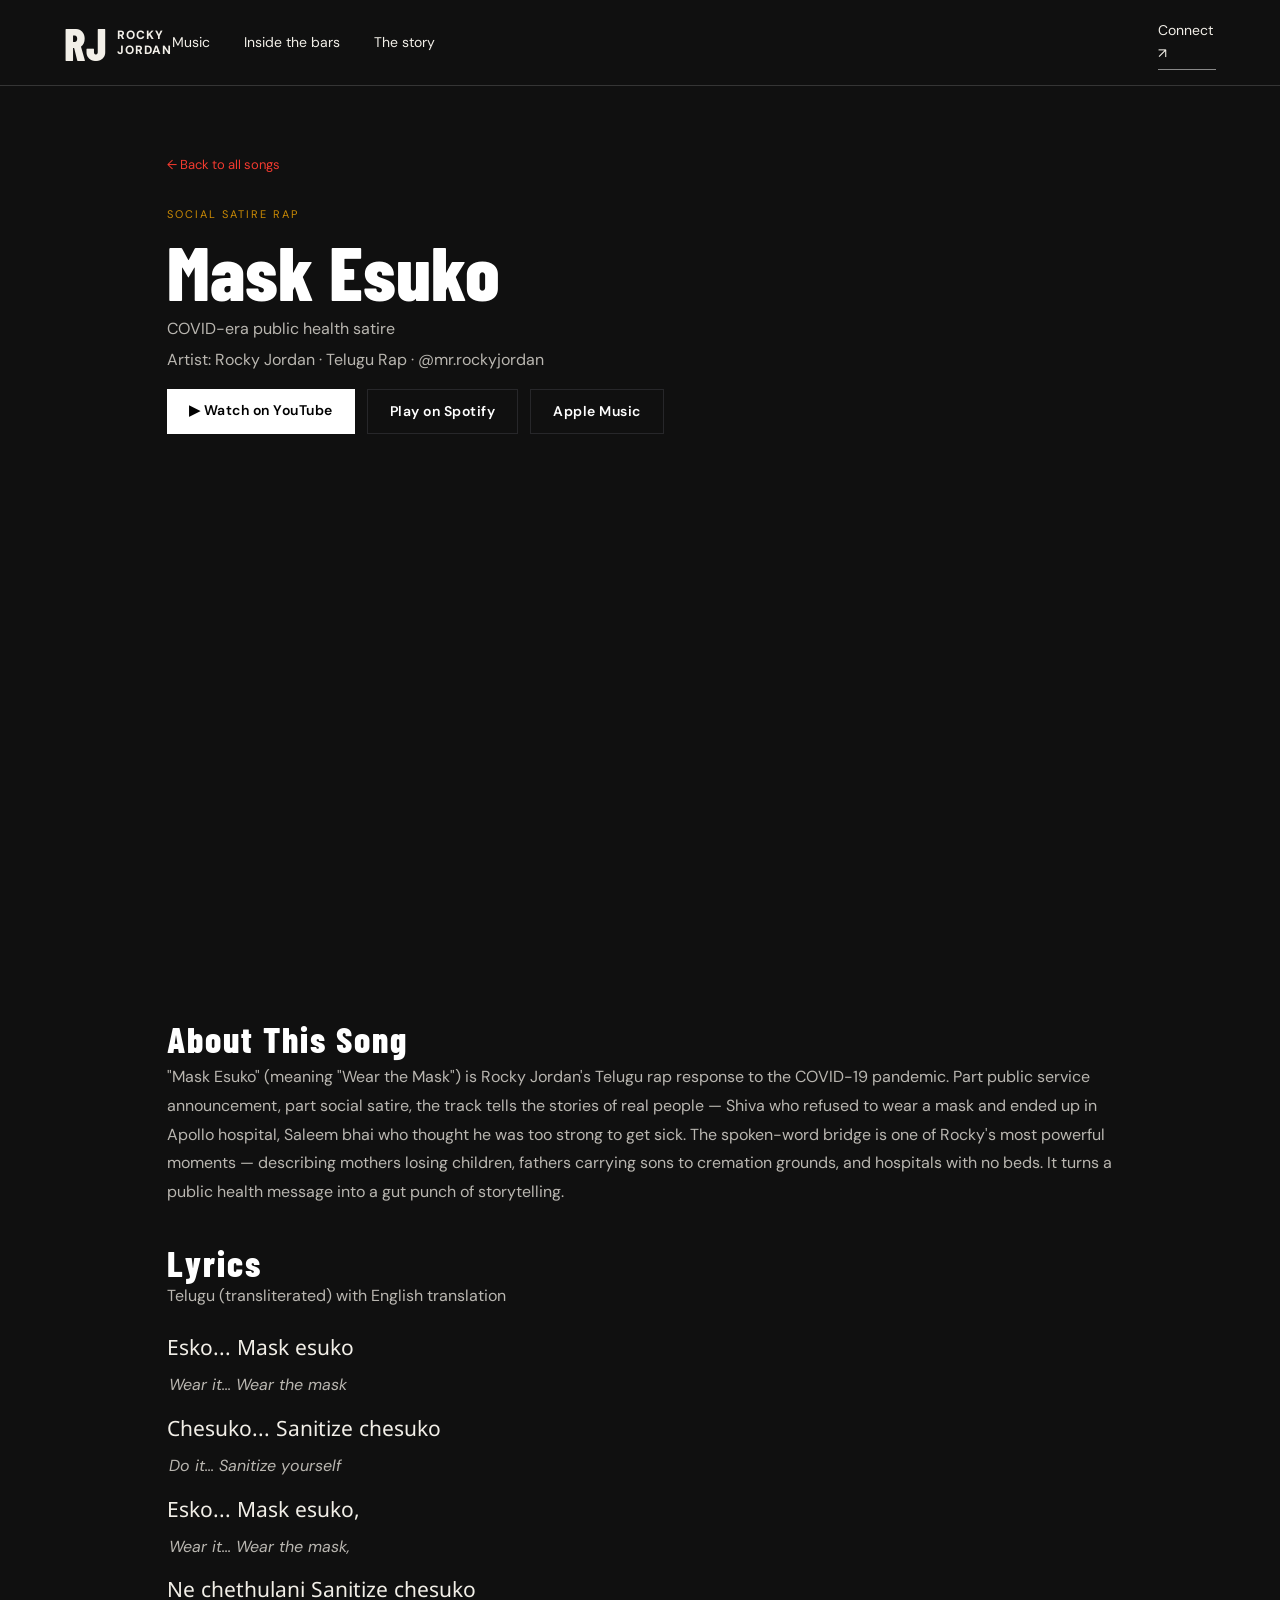
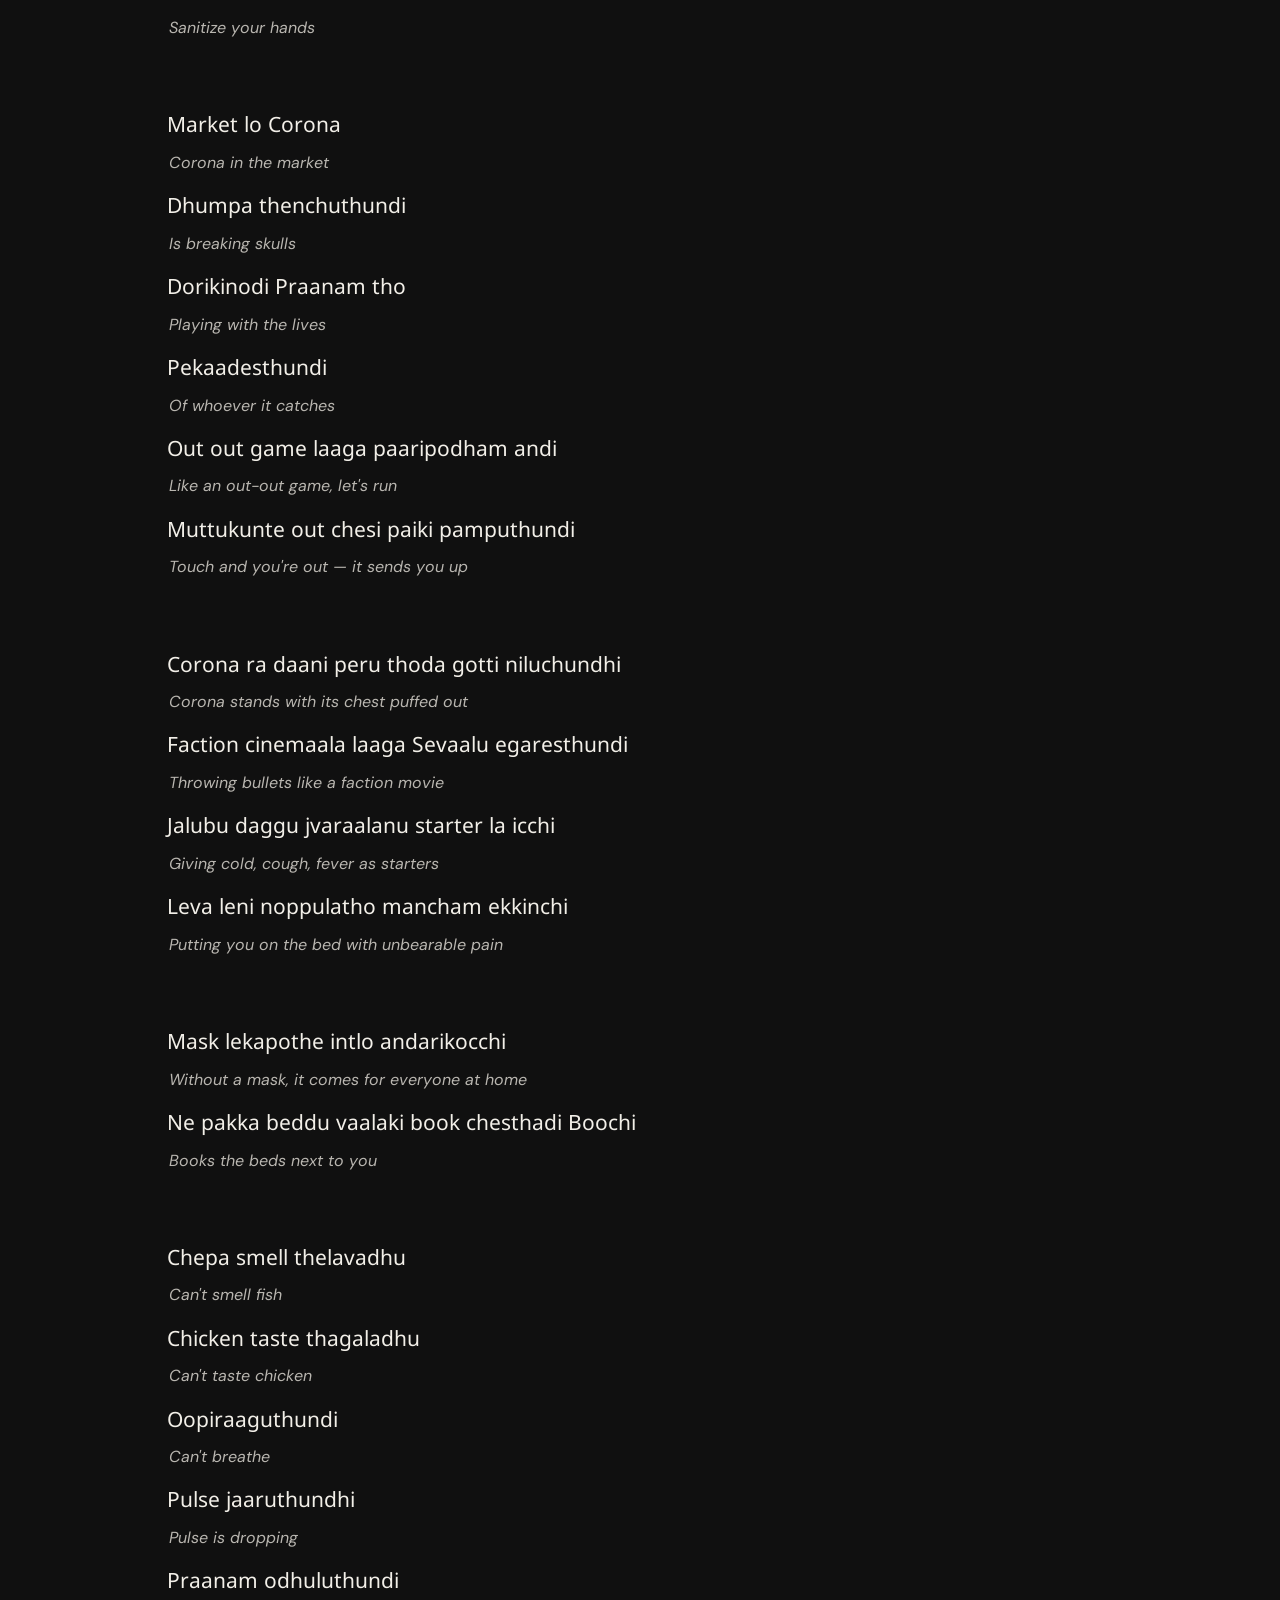
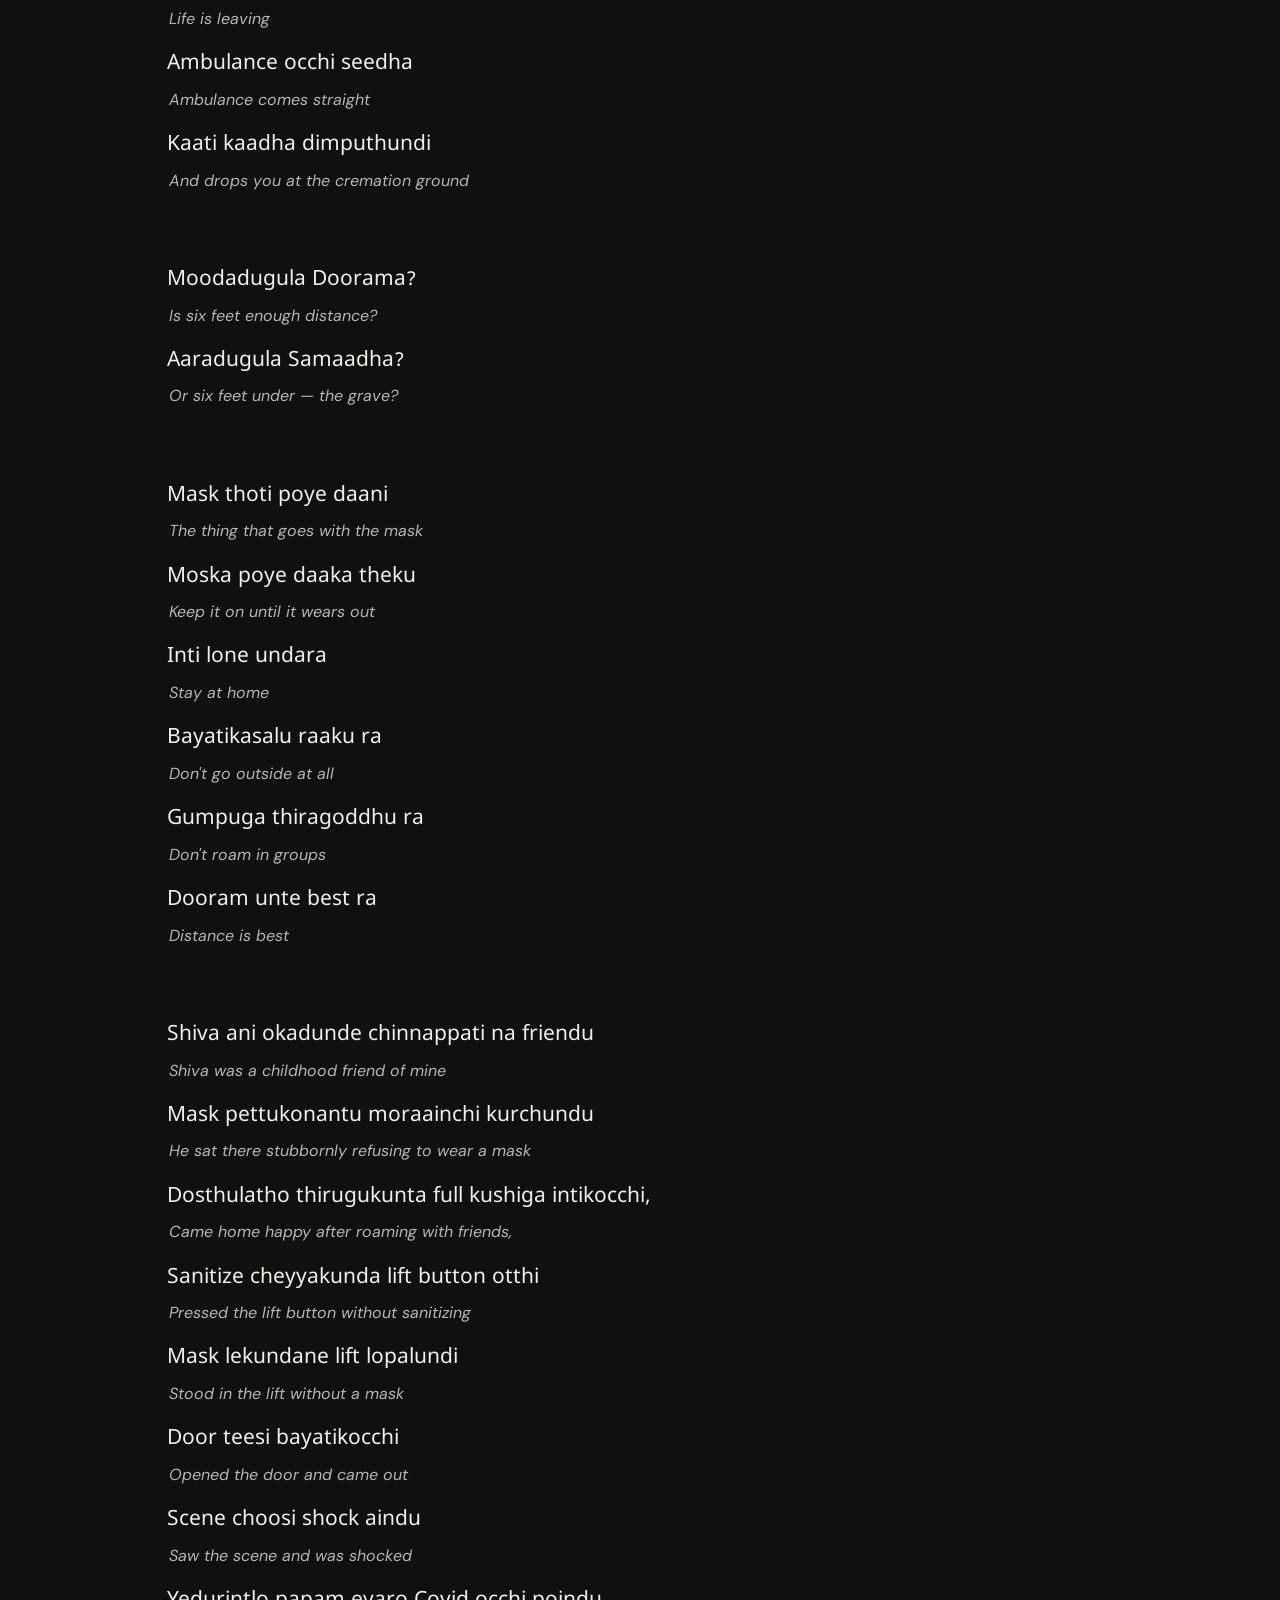
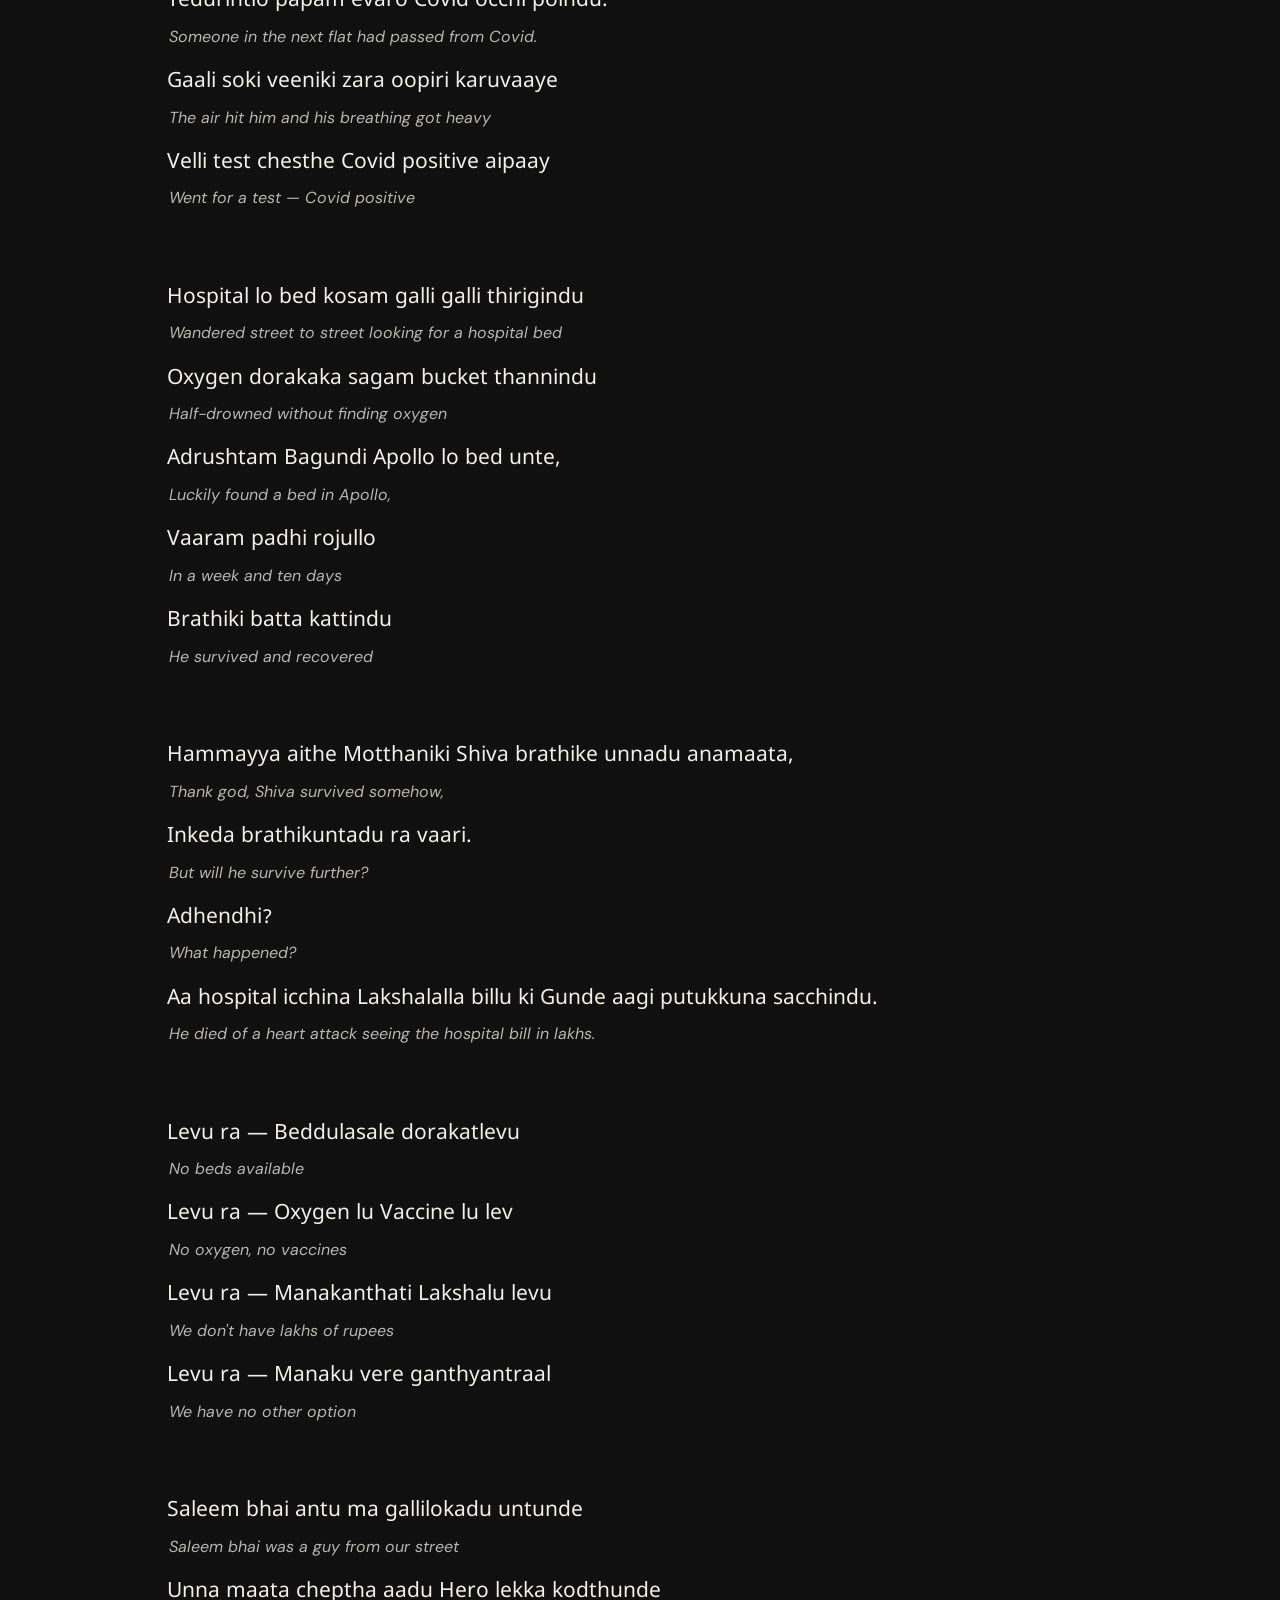
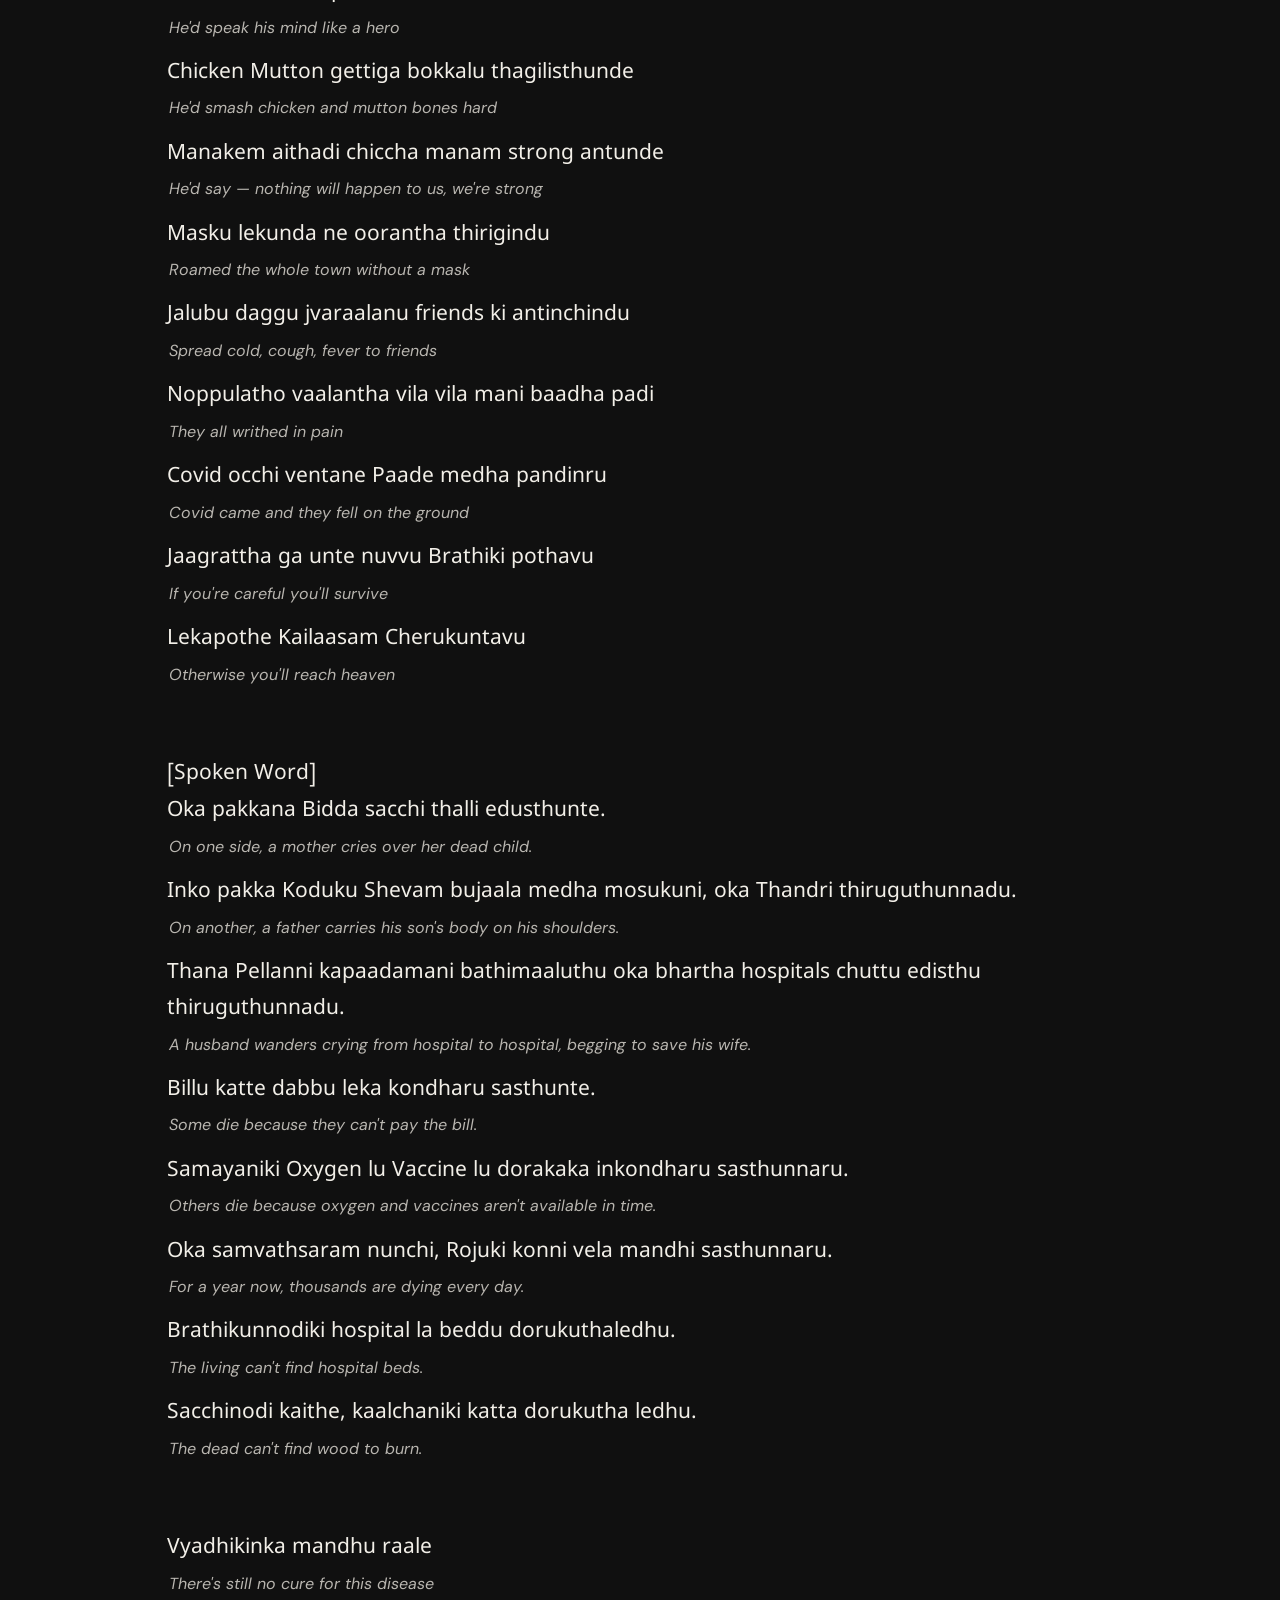
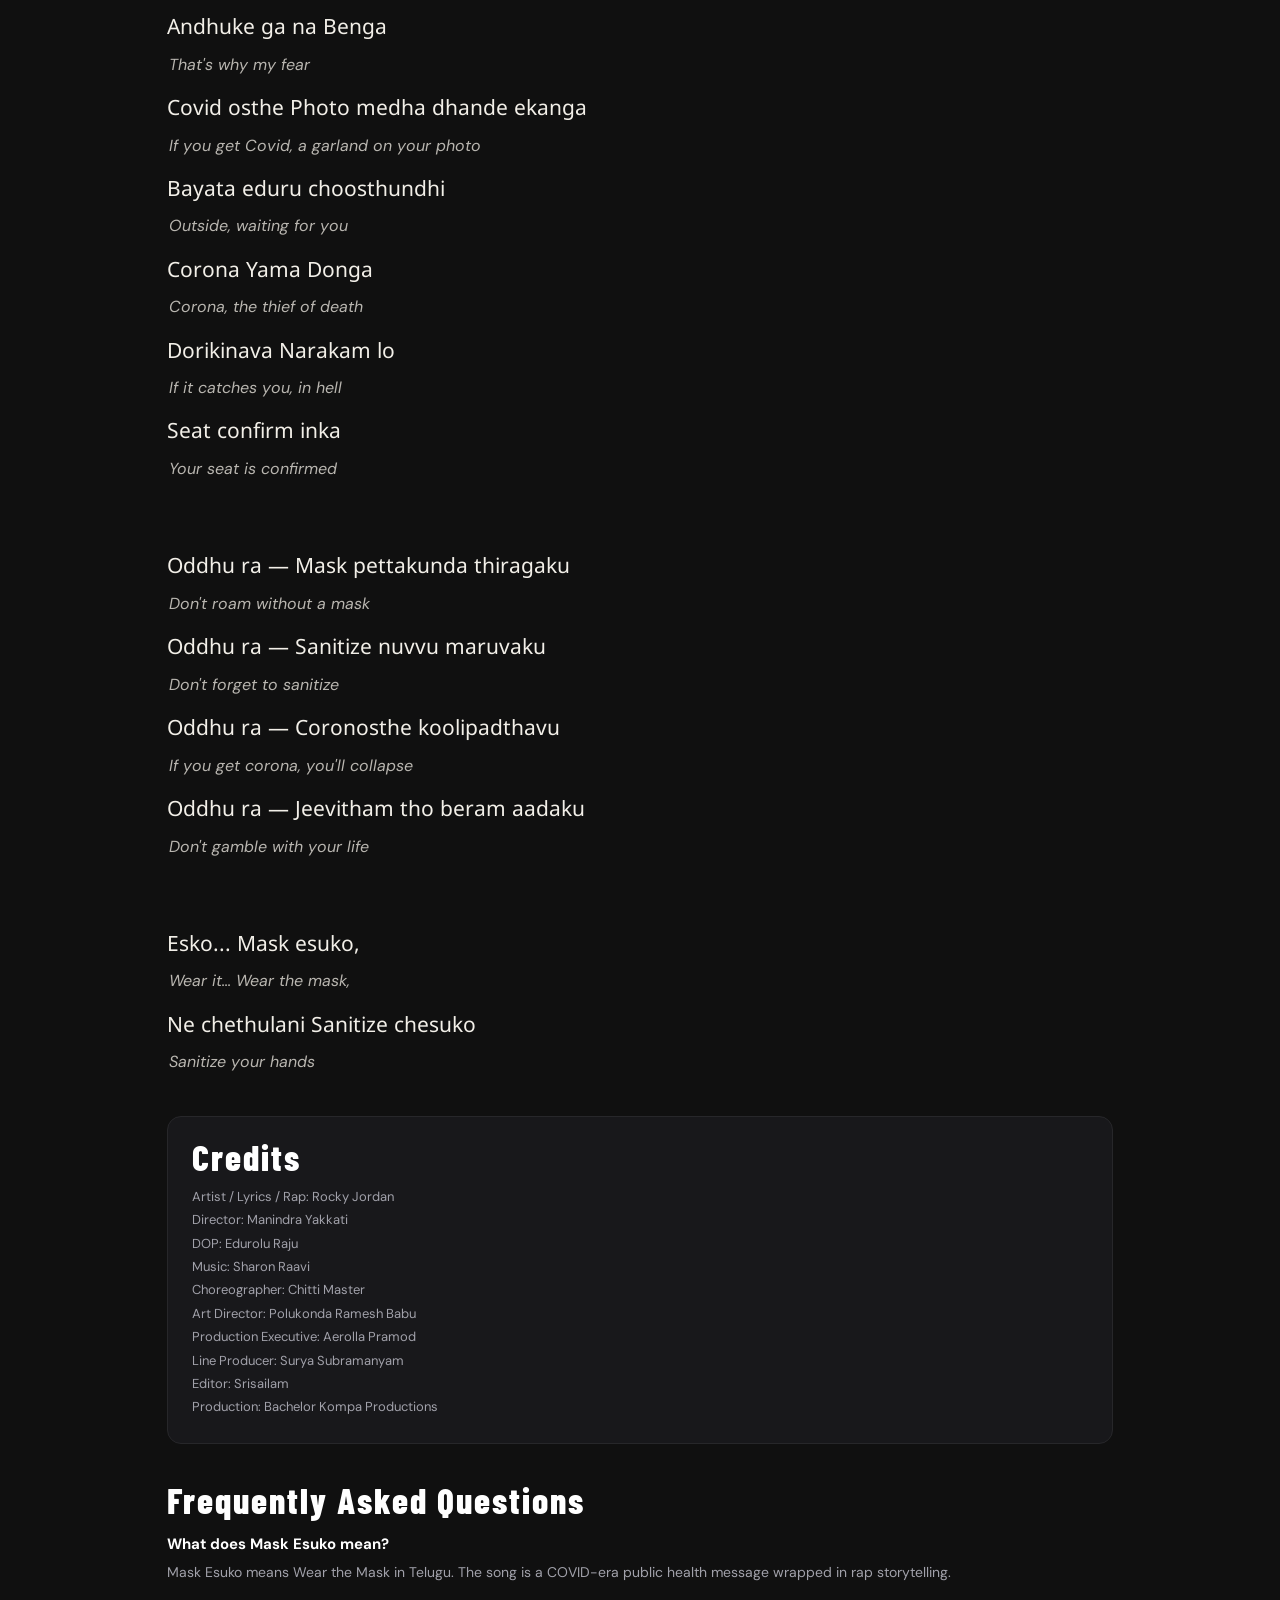
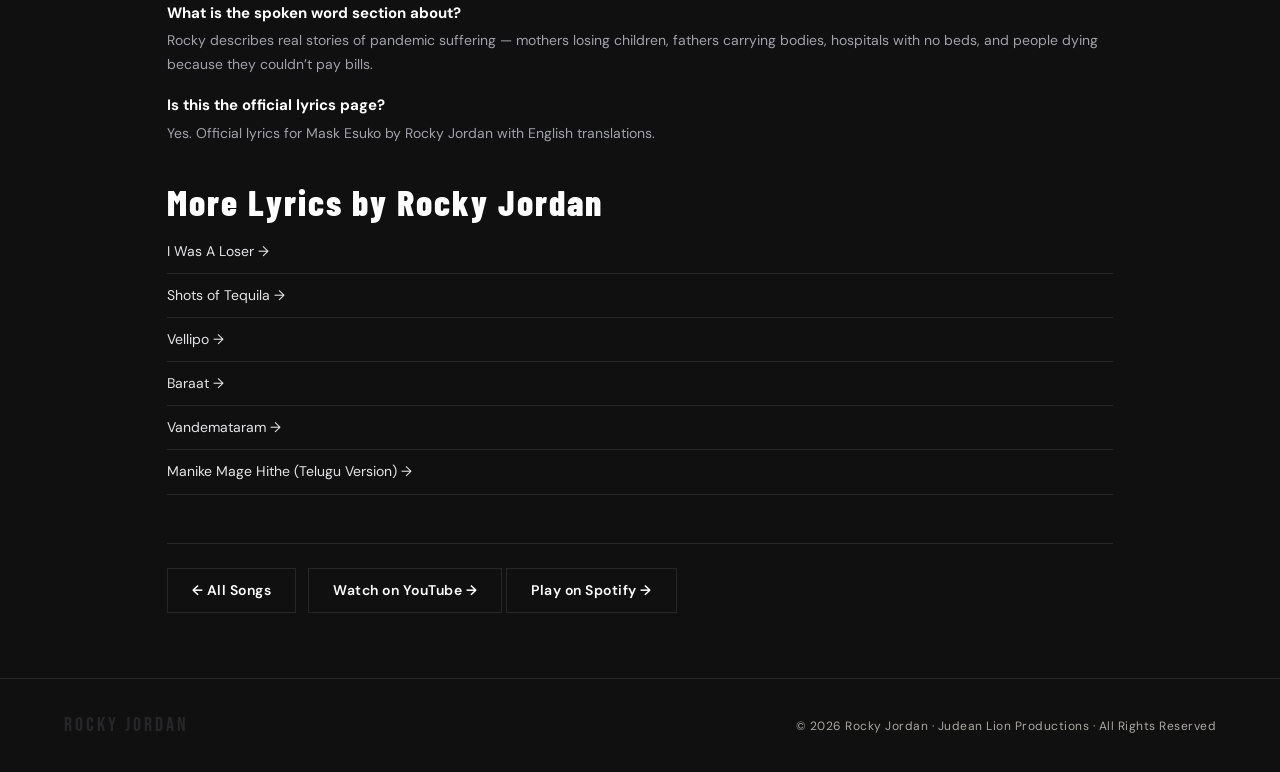
<file: rockyjordan-site/lyrics/mask-esuko.html>
<!DOCTYPE html>
<html lang="en">
<head>
<meta charset="UTF-8">
<meta name="viewport" content="width=device-width, initial-scale=1.0">
<title>Mask Esuko Lyrics — Rocky Jordan (Telugu Rap + English Translation)</title>
<meta name="description" content="Full lyrics and English translation for 'Mask Esuko' by Rocky Jordan. Telugu rap satire about COVID-19, public health, hospital crisis, and the pandemic in India.">
<meta name="keywords" content="Mask Esuko lyrics, Mask Esuko Telugu, Rocky Jordan Mask Esuko, Telugu rap lyrics, Mask Esuko English translation, Rocky Jordan lyrics, Telugu hip hop">
<meta property="og:title" content="Mask Esuko Lyrics — Rocky Jordan (Telugu Rap + English Translation)">
<meta property="og:description" content="Full lyrics and English translation for 'Mask Esuko' by Rocky Jordan. Telugu rap satire about COVID-19, public health, hospital crisis, and the pandemic in India.">
<meta property="og:type" content="music.song">
<link rel="canonical" href="https://rockyjordan.com/lyrics/mask-esuko.html">
<link href="https://fonts.googleapis.com/css2?family=Bebas+Neue&family=DM+Sans:wght@400;500;700&family=Noto+Sans+Telugu:wght@400;700&display=swap" rel="stylesheet">
<link rel="stylesheet" href="../style.css">
<meta property="og:image" content="https://rockyjordan.com/images/poster-mask-esuko.jpg">
<link rel="stylesheet" href="../editorial.css">
</head>
<body class="track-page">
<header><a class="brand" href="/">RJ<span>ROCKY<br>JORDAN</span></a><nav aria-label="Main navigation"><a href="/#music">Music</a><a href="/#bars">Inside the bars</a><a href="/#story">The story</a></nav><a class="header-cta" href="/#connect">Connect ↗</a></header>

<div class="page-content song-hero">
  <a href="/" class="back">&larr; Back to all songs</a>
  <div style="font-size:11px;letter-spacing:2px;text-transform:uppercase;color:#ca8a04;margin-bottom:8px;">Social Satire Rap</div>
  <h1 style="font-family:'Bebas Neue',sans-serif;font-size:clamp(36px,6vw,56px);color:#fff;letter-spacing:2px;line-height:1;">Mask Esuko</h1>
  <p style="font-size:14px;color:#71717a;margin-top:8px;">COVID-era public health satire</p>
  <p style="font-size:13px;color:#71717a;margin-top:4px;">Artist: Rocky Jordan &middot; Telugu Rap &middot; @mr.rockyjordan</p>
  

  <div class="song-meta">
    <a href="https://youtu.be/PSoaVZid1AY" target="_blank" class="btn-pill btn-w">&#9654; Watch on YouTube</a>
    <a href="https://open.spotify.com/track/4jbAvZfeYdEIyp7Nv1dWm4" target="_blank" class="btn-pill btn-o">Play on Spotify</a>
    <a href="https://music.apple.com/ca/artist/rocky-jordan/1477024385" target="_blank" class="btn-pill btn-o">Apple Music</a>
  </div>

  <div style="max-width:640px;margin:24px 0 32px;">
    <div style="position:relative;padding-top:56.25%;border-radius:12px;overflow:hidden;">
      <iframe title="Official music video" src="https://www.youtube.com/embed/PSoaVZid1AY" allowfullscreen loading="lazy" style="position:absolute;top:0;left:0;width:100%;height:100%;border:none;"></iframe>
    </div>
  </div>

  <div style="max-width:640px;margin-bottom:40px;">
    <h2 style="font-family:'Bebas Neue',sans-serif;font-size:24px;letter-spacing:2px;color:#fff;margin-bottom:8px;">About This Song</h2>
    <p style="font-size:14px;color:#a1a1aa;line-height:1.8;">"Mask Esuko" (meaning "Wear the Mask") is Rocky Jordan's Telugu rap response to the COVID-19 pandemic. Part public service announcement, part social satire, the track tells the stories of real people — Shiva who refused to wear a mask and ended up in Apollo hospital, Saleem bhai who thought he was too strong to get sick. The spoken-word bridge is one of Rocky's most powerful moments — describing mothers losing children, fathers carrying sons to cremation grounds, and hospitals with no beds. It turns a public health message into a gut punch of storytelling.</p>
  </div>

  <h2 style="font-family:'Bebas Neue',sans-serif;font-size:28px;letter-spacing:2px;color:#fff;margin-bottom:4px;">Lyrics</h2>
  <p style="font-size:12px;color:#71717a;margin-bottom:24px;">Telugu (transliterated) with English translation</p>
  <div style="max-width:640px;">
<div class="lyric-line">Esko... Mask esuko</div>
<div class="lyric-trans">Wear it... Wear the mask</div>
<div class="lyric-line">Chesuko... Sanitize chesuko</div>
<div class="lyric-trans">Do it... Sanitize yourself</div>
<div class="lyric-line">Esko... Mask esuko,</div>
<div class="lyric-trans">Wear it... Wear the mask,</div>
<div class="lyric-line">Ne chethulani Sanitize chesuko</div>
<div class="lyric-trans">Sanitize your hands</div>
<div class="lyric-break"></div><div class="lyric-line">Market lo Corona</div>
<div class="lyric-trans">Corona in the market</div>
<div class="lyric-line">Dhumpa thenchuthundi</div>
<div class="lyric-trans">Is breaking skulls</div>
<div class="lyric-line">Dorikinodi Praanam tho</div>
<div class="lyric-trans">Playing with the lives</div>
<div class="lyric-line">Pekaadesthundi</div>
<div class="lyric-trans">Of whoever it catches</div>
<div class="lyric-line">Out out game laaga paaripodham andi</div>
<div class="lyric-trans">Like an out-out game, let's run</div>
<div class="lyric-line">Muttukunte out chesi paiki pamputhundi</div>
<div class="lyric-trans">Touch and you're out — it sends you up</div>
<div class="lyric-break"></div><div class="lyric-line">Corona ra daani peru thoda gotti niluchundhi</div>
<div class="lyric-trans">Corona stands with its chest puffed out</div>
<div class="lyric-line">Faction cinemaala laaga Sevaalu egaresthundi</div>
<div class="lyric-trans">Throwing bullets like a faction movie</div>
<div class="lyric-line">Jalubu daggu jvaraalanu starter la icchi</div>
<div class="lyric-trans">Giving cold, cough, fever as starters</div>
<div class="lyric-line">Leva leni noppulatho mancham ekkinchi</div>
<div class="lyric-trans">Putting you on the bed with unbearable pain</div>
<div class="lyric-break"></div><div class="lyric-line">Mask lekapothe intlo andarikocchi</div>
<div class="lyric-trans">Without a mask, it comes for everyone at home</div>
<div class="lyric-line">Ne pakka beddu vaalaki book chesthadi Boochi</div>
<div class="lyric-trans">Books the beds next to you</div>
<div class="lyric-break"></div><div class="lyric-line">Chepa smell thelavadhu</div>
<div class="lyric-trans">Can't smell fish</div>
<div class="lyric-line">Chicken taste thagaladhu</div>
<div class="lyric-trans">Can't taste chicken</div>
<div class="lyric-line">Oopiraaguthundi</div>
<div class="lyric-trans">Can't breathe</div>
<div class="lyric-line">Pulse jaaruthundhi</div>
<div class="lyric-trans">Pulse is dropping</div>
<div class="lyric-line">Praanam odhuluthundi</div>
<div class="lyric-trans">Life is leaving</div>
<div class="lyric-line">Ambulance occhi seedha</div>
<div class="lyric-trans">Ambulance comes straight</div>
<div class="lyric-line">Kaati kaadha dimputhundi</div>
<div class="lyric-trans">And drops you at the cremation ground</div>
<div class="lyric-break"></div><div class="lyric-line">Moodadugula Doorama?</div>
<div class="lyric-trans">Is six feet enough distance?</div>
<div class="lyric-line">Aaradugula Samaadha?</div>
<div class="lyric-trans">Or six feet under — the grave?</div>
<div class="lyric-break"></div><div class="lyric-line">Mask thoti poye daani</div>
<div class="lyric-trans">The thing that goes with the mask</div>
<div class="lyric-line">Moska poye daaka theku</div>
<div class="lyric-trans">Keep it on until it wears out</div>
<div class="lyric-line">Inti lone undara</div>
<div class="lyric-trans">Stay at home</div>
<div class="lyric-line">Bayatikasalu raaku ra</div>
<div class="lyric-trans">Don't go outside at all</div>
<div class="lyric-line">Gumpuga thiragoddhu ra</div>
<div class="lyric-trans">Don't roam in groups</div>
<div class="lyric-line">Dooram unte best ra</div>
<div class="lyric-trans">Distance is best</div>
<div class="lyric-break"></div><div class="lyric-line">Shiva ani okadunde chinnappati na friendu</div>
<div class="lyric-trans">Shiva was a childhood friend of mine</div>
<div class="lyric-line">Mask pettukonantu moraainchi kurchundu</div>
<div class="lyric-trans">He sat there stubbornly refusing to wear a mask</div>
<div class="lyric-line">Dosthulatho thirugukunta full kushiga intikocchi,</div>
<div class="lyric-trans">Came home happy after roaming with friends,</div>
<div class="lyric-line">Sanitize cheyyakunda lift button otthi</div>
<div class="lyric-trans">Pressed the lift button without sanitizing</div>
<div class="lyric-line">Mask lekundane lift lopalundi</div>
<div class="lyric-trans">Stood in the lift without a mask</div>
<div class="lyric-line">Door teesi bayatikocchi</div>
<div class="lyric-trans">Opened the door and came out</div>
<div class="lyric-line">Scene choosi shock aindu</div>
<div class="lyric-trans">Saw the scene and was shocked</div>
<div class="lyric-line">Yedurintlo papam evaro Covid occhi poindu.</div>
<div class="lyric-trans">Someone in the next flat had passed from Covid.</div>
<div class="lyric-line">Gaali soki veeniki zara oopiri karuvaaye</div>
<div class="lyric-trans">The air hit him and his breathing got heavy</div>
<div class="lyric-line">Velli test chesthe Covid positive aipaay</div>
<div class="lyric-trans">Went for a test — Covid positive</div>
<div class="lyric-break"></div><div class="lyric-line">Hospital lo bed kosam galli galli thirigindu</div>
<div class="lyric-trans">Wandered street to street looking for a hospital bed</div>
<div class="lyric-line">Oxygen dorakaka sagam bucket thannindu</div>
<div class="lyric-trans">Half-drowned without finding oxygen</div>
<div class="lyric-line">Adrushtam Bagundi Apollo lo bed unte,</div>
<div class="lyric-trans">Luckily found a bed in Apollo,</div>
<div class="lyric-line">Vaaram padhi rojullo</div>
<div class="lyric-trans">In a week and ten days</div>
<div class="lyric-line">Brathiki batta kattindu</div>
<div class="lyric-trans">He survived and recovered</div>
<div class="lyric-break"></div><div class="lyric-line">Hammayya aithe Motthaniki Shiva brathike unnadu anamaata,</div>
<div class="lyric-trans">Thank god, Shiva survived somehow,</div>
<div class="lyric-line">Inkeda brathikuntadu ra vaari.</div>
<div class="lyric-trans">But will he survive further?</div>
<div class="lyric-line">Adhendhi?</div>
<div class="lyric-trans">What happened?</div>
<div class="lyric-line">Aa hospital icchina Lakshalalla billu ki Gunde aagi putukkuna sacchindu.</div>
<div class="lyric-trans">He died of a heart attack seeing the hospital bill in lakhs.</div>
<div class="lyric-break"></div><div class="lyric-line">Levu ra — Beddulasale dorakatlevu</div>
<div class="lyric-trans">No beds available</div>
<div class="lyric-line">Levu ra — Oxygen lu Vaccine lu lev</div>
<div class="lyric-trans">No oxygen, no vaccines</div>
<div class="lyric-line">Levu ra — Manakanthati Lakshalu levu</div>
<div class="lyric-trans">We don't have lakhs of rupees</div>
<div class="lyric-line">Levu ra — Manaku vere ganthyantraal</div>
<div class="lyric-trans">We have no other option</div>
<div class="lyric-break"></div><div class="lyric-line">Saleem bhai antu ma gallilokadu untunde</div>
<div class="lyric-trans">Saleem bhai was a guy from our street</div>
<div class="lyric-line">Unna maata cheptha aadu Hero lekka kodthunde</div>
<div class="lyric-trans">He'd speak his mind like a hero</div>
<div class="lyric-line">Chicken Mutton gettiga bokkalu thagilisthunde</div>
<div class="lyric-trans">He'd smash chicken and mutton bones hard</div>
<div class="lyric-line">Manakem aithadi chiccha manam strong antunde</div>
<div class="lyric-trans">He'd say — nothing will happen to us, we're strong</div>
<div class="lyric-line">Masku lekunda ne oorantha thirigindu</div>
<div class="lyric-trans">Roamed the whole town without a mask</div>
<div class="lyric-line">Jalubu daggu jvaraalanu friends ki antinchindu</div>
<div class="lyric-trans">Spread cold, cough, fever to friends</div>
<div class="lyric-line">Noppulatho vaalantha vila vila mani baadha padi</div>
<div class="lyric-trans">They all writhed in pain</div>
<div class="lyric-line">Covid occhi ventane Paade medha pandinru</div>
<div class="lyric-trans">Covid came and they fell on the ground</div>
<div class="lyric-line">Jaagrattha ga unte nuvvu Brathiki pothavu</div>
<div class="lyric-trans">If you're careful you'll survive</div>
<div class="lyric-line">Lekapothe Kailaasam Cherukuntavu</div>
<div class="lyric-trans">Otherwise you'll reach heaven</div>
<div class="lyric-break"></div><div class="lyric-line">[Spoken Word]</div>
<div class="lyric-line">Oka pakkana Bidda sacchi thalli edusthunte.</div>
<div class="lyric-trans">On one side, a mother cries over her dead child.</div>
<div class="lyric-line">Inko pakka Koduku Shevam bujaala medha mosukuni, oka Thandri thiruguthunnadu.</div>
<div class="lyric-trans">On another, a father carries his son's body on his shoulders.</div>
<div class="lyric-line">Thana Pellanni kapaadamani bathimaaluthu oka bhartha hospitals chuttu edisthu thiruguthunnadu.</div>
<div class="lyric-trans">A husband wanders crying from hospital to hospital, begging to save his wife.</div>
<div class="lyric-line">Billu katte dabbu leka kondharu sasthunte.</div>
<div class="lyric-trans">Some die because they can't pay the bill.</div>
<div class="lyric-line">Samayaniki Oxygen lu Vaccine lu dorakaka inkondharu sasthunnaru.</div>
<div class="lyric-trans">Others die because oxygen and vaccines aren't available in time.</div>
<div class="lyric-line">Oka samvathsaram nunchi, Rojuki konni vela mandhi sasthunnaru.</div>
<div class="lyric-trans">For a year now, thousands are dying every day.</div>
<div class="lyric-line">Brathikunnodiki hospital la beddu dorukuthaledhu.</div>
<div class="lyric-trans">The living can't find hospital beds.</div>
<div class="lyric-line">Sacchinodi kaithe, kaalchaniki katta dorukutha ledhu.</div>
<div class="lyric-trans">The dead can't find wood to burn.</div>
<div class="lyric-break"></div><div class="lyric-line">Vyadhikinka mandhu raale</div>
<div class="lyric-trans">There's still no cure for this disease</div>
<div class="lyric-line">Andhuke ga na Benga</div>
<div class="lyric-trans">That's why my fear</div>
<div class="lyric-line">Covid osthe Photo medha dhande ekanga</div>
<div class="lyric-trans">If you get Covid, a garland on your photo</div>
<div class="lyric-line">Bayata eduru choosthundhi</div>
<div class="lyric-trans">Outside, waiting for you</div>
<div class="lyric-line">Corona Yama Donga</div>
<div class="lyric-trans">Corona, the thief of death</div>
<div class="lyric-line">Dorikinava Narakam lo</div>
<div class="lyric-trans">If it catches you, in hell</div>
<div class="lyric-line">Seat confirm inka</div>
<div class="lyric-trans">Your seat is confirmed</div>
<div class="lyric-break"></div><div class="lyric-line">Oddhu ra — Mask pettakunda thiragaku</div>
<div class="lyric-trans">Don't roam without a mask</div>
<div class="lyric-line">Oddhu ra — Sanitize nuvvu maruvaku</div>
<div class="lyric-trans">Don't forget to sanitize</div>
<div class="lyric-line">Oddhu ra — Coronosthe koolipadthavu</div>
<div class="lyric-trans">If you get corona, you'll collapse</div>
<div class="lyric-line">Oddhu ra — Jeevitham tho beram aadaku</div>
<div class="lyric-trans">Don't gamble with your life</div>
<div class="lyric-break"></div><div class="lyric-line">Esko... Mask esuko,</div>
<div class="lyric-trans">Wear it... Wear the mask,</div>
<div class="lyric-line">Ne chethulani Sanitize chesuko</div>
<div class="lyric-trans">Sanitize your hands</div>

  </div>

  
  <!-- Credits -->
  <div style="max-width:640px;margin-top:40px;padding:24px;background:#18181b;border:1px solid #27272a;border-radius:14px;">
    <h2 style="font-family:'Bebas Neue',sans-serif;font-size:22px;letter-spacing:2px;color:#fff;margin-bottom:12px;">Credits</h2>
    <pre style="font-size:13px;color:#a1a1aa;line-height:1.8;white-space:pre-wrap;font-family:'DM Sans',sans-serif;margin:0;">Artist / Lyrics / Rap: Rocky Jordan
Director: Manindra Yakkati
DOP: Edurolu Raju
Music: Sharon Raavi
Choreographer: Chitti Master
Art Director: Polukonda Ramesh Babu
Production Executive: Aerolla Pramod
Line Producer: Surya Subramanyam
Editor: Srisailam
Production: Bachelor Kompa Productions</pre>
  </div>

  <div style="max-width:640px;margin-top:40px;"><h2 style="font-family:Bebas Neue,sans-serif;font-size:24px;letter-spacing:2px;color:#fff;margin-bottom:16px;">Frequently Asked Questions</h2><div style="margin-bottom:16px;"><div style="font-size:15px;font-weight:700;color:#fff;margin-bottom:4px;">What does Mask Esuko mean?</div><div style="font-size:14px;color:#a1a1aa;line-height:1.7;">Mask Esuko means Wear the Mask in Telugu. The song is a COVID-era public health message wrapped in rap storytelling.</div></div><div style="margin-bottom:16px;"><div style="font-size:15px;font-weight:700;color:#fff;margin-bottom:4px;">What is the spoken word section about?</div><div style="font-size:14px;color:#a1a1aa;line-height:1.7;">Rocky describes real stories of pandemic suffering — mothers losing children, fathers carrying bodies, hospitals with no beds, and people dying because they couldn’t pay bills.</div></div><div style="margin-bottom:16px;"><div style="font-size:15px;font-weight:700;color:#fff;margin-bottom:4px;">Is this the official lyrics page?</div><div style="font-size:14px;color:#a1a1aa;line-height:1.7;">Yes. Official lyrics for Mask Esuko by Rocky Jordan with English translations.</div></div></div>

  <!-- More Lyrics -->
  <div style="max-width:640px;margin-top:40px;">
    <h2 style="font-family:'Bebas Neue',sans-serif;font-size:22px;letter-spacing:2px;color:#fff;margin-bottom:12px;">More Lyrics by Rocky Jordan</h2>
    <div>
      <a href="i-was-a-loser.html" style="display:block;padding:10px 0;border-bottom:1px solid #27272a;text-decoration:none;color:#e4e4e7;font-size:14px;">I Was A Loser &rarr;</a>
            <a href="shots-of-tequila.html" style="display:block;padding:10px 0;border-bottom:1px solid #27272a;text-decoration:none;color:#e4e4e7;font-size:14px;">Shots of Tequila &rarr;</a>
            <a href="vellipo.html" style="display:block;padding:10px 0;border-bottom:1px solid #27272a;text-decoration:none;color:#e4e4e7;font-size:14px;">Vellipo &rarr;</a>
            <a href="baraat.html" style="display:block;padding:10px 0;border-bottom:1px solid #27272a;text-decoration:none;color:#e4e4e7;font-size:14px;">Baraat &rarr;</a>
            <a href="vandemataram.html" style="display:block;padding:10px 0;border-bottom:1px solid #27272a;text-decoration:none;color:#e4e4e7;font-size:14px;">Vandemataram &rarr;</a>
            <a href="manike-mage-hithe.html" style="display:block;padding:10px 0;border-bottom:1px solid #27272a;text-decoration:none;color:#e4e4e7;font-size:14px;">Manike Mage Hithe (Telugu Version) &rarr;</a>
    </div>
  </div>


  <div style="margin-top:48px;padding-top:24px;border-top:1px solid #27272a;">
    <a href="/" class="btn-pill btn-o" style="margin-right:8px;">&larr; All Songs</a>
    <a href="https://youtu.be/PSoaVZid1AY" target="_blank" class="btn-pill btn-o">Watch on YouTube &rarr;</a>
    <a href="https://open.spotify.com/track/4jbAvZfeYdEIyp7Nv1dWm4" target="_blank" class="btn-pill btn-o">Play on Spotify &rarr;</a>
  </div>
</div>

<footer>
<div class="flogo">ROCKY JORDAN</div>
<p>&copy; 2026 Rocky Jordan &middot; Judean Lion Productions &middot; All Rights Reserved</p>
</footer>

<script type="application/ld+json">
{
  "@context":"https://schema.org",
  "@type":"MusicComposition",
  "name":"Mask Esuko",
  "composer":{"@type":"Person","name":"Rocky Jordan"},
  "inLanguage":"te",
  "genre":"Telugu Rap",
  "url":"https://rockyjordan.com/lyrics/mask-esuko.html"
}
</script>
</body>
</html>
</file>
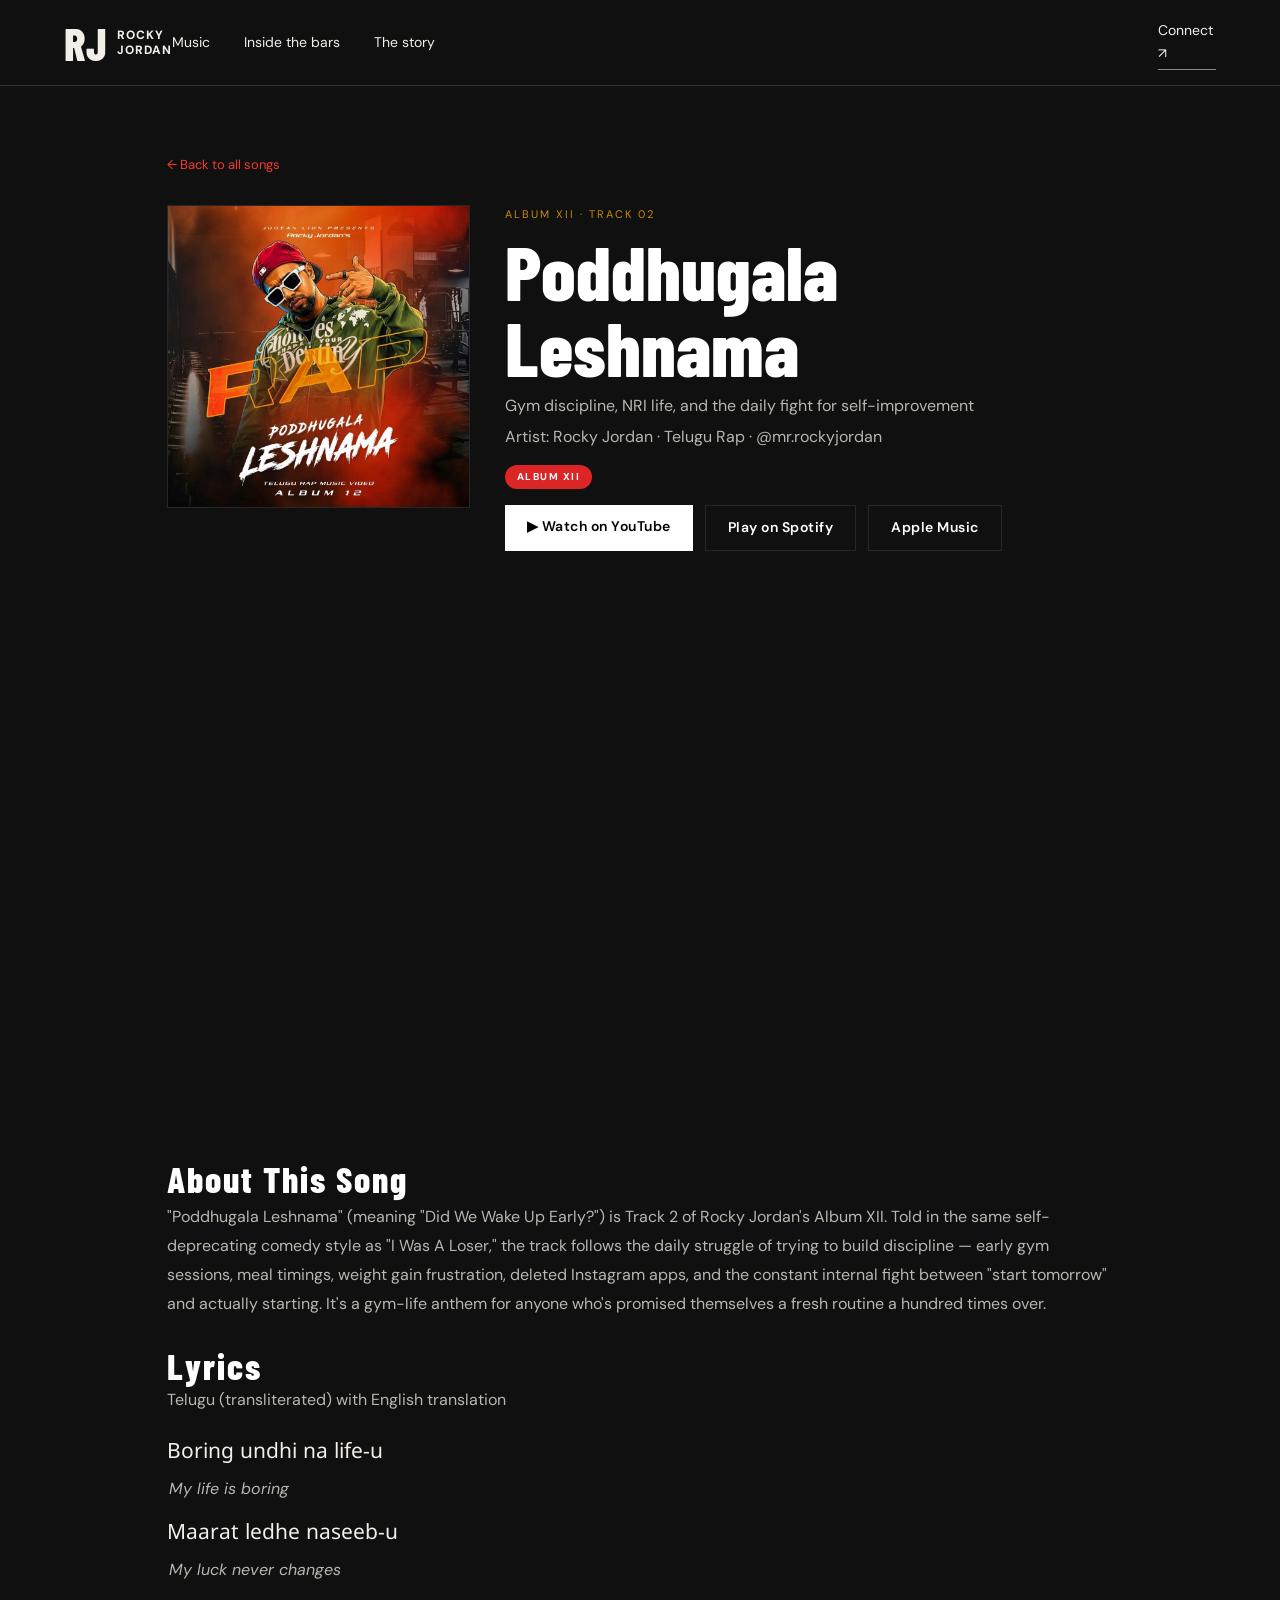
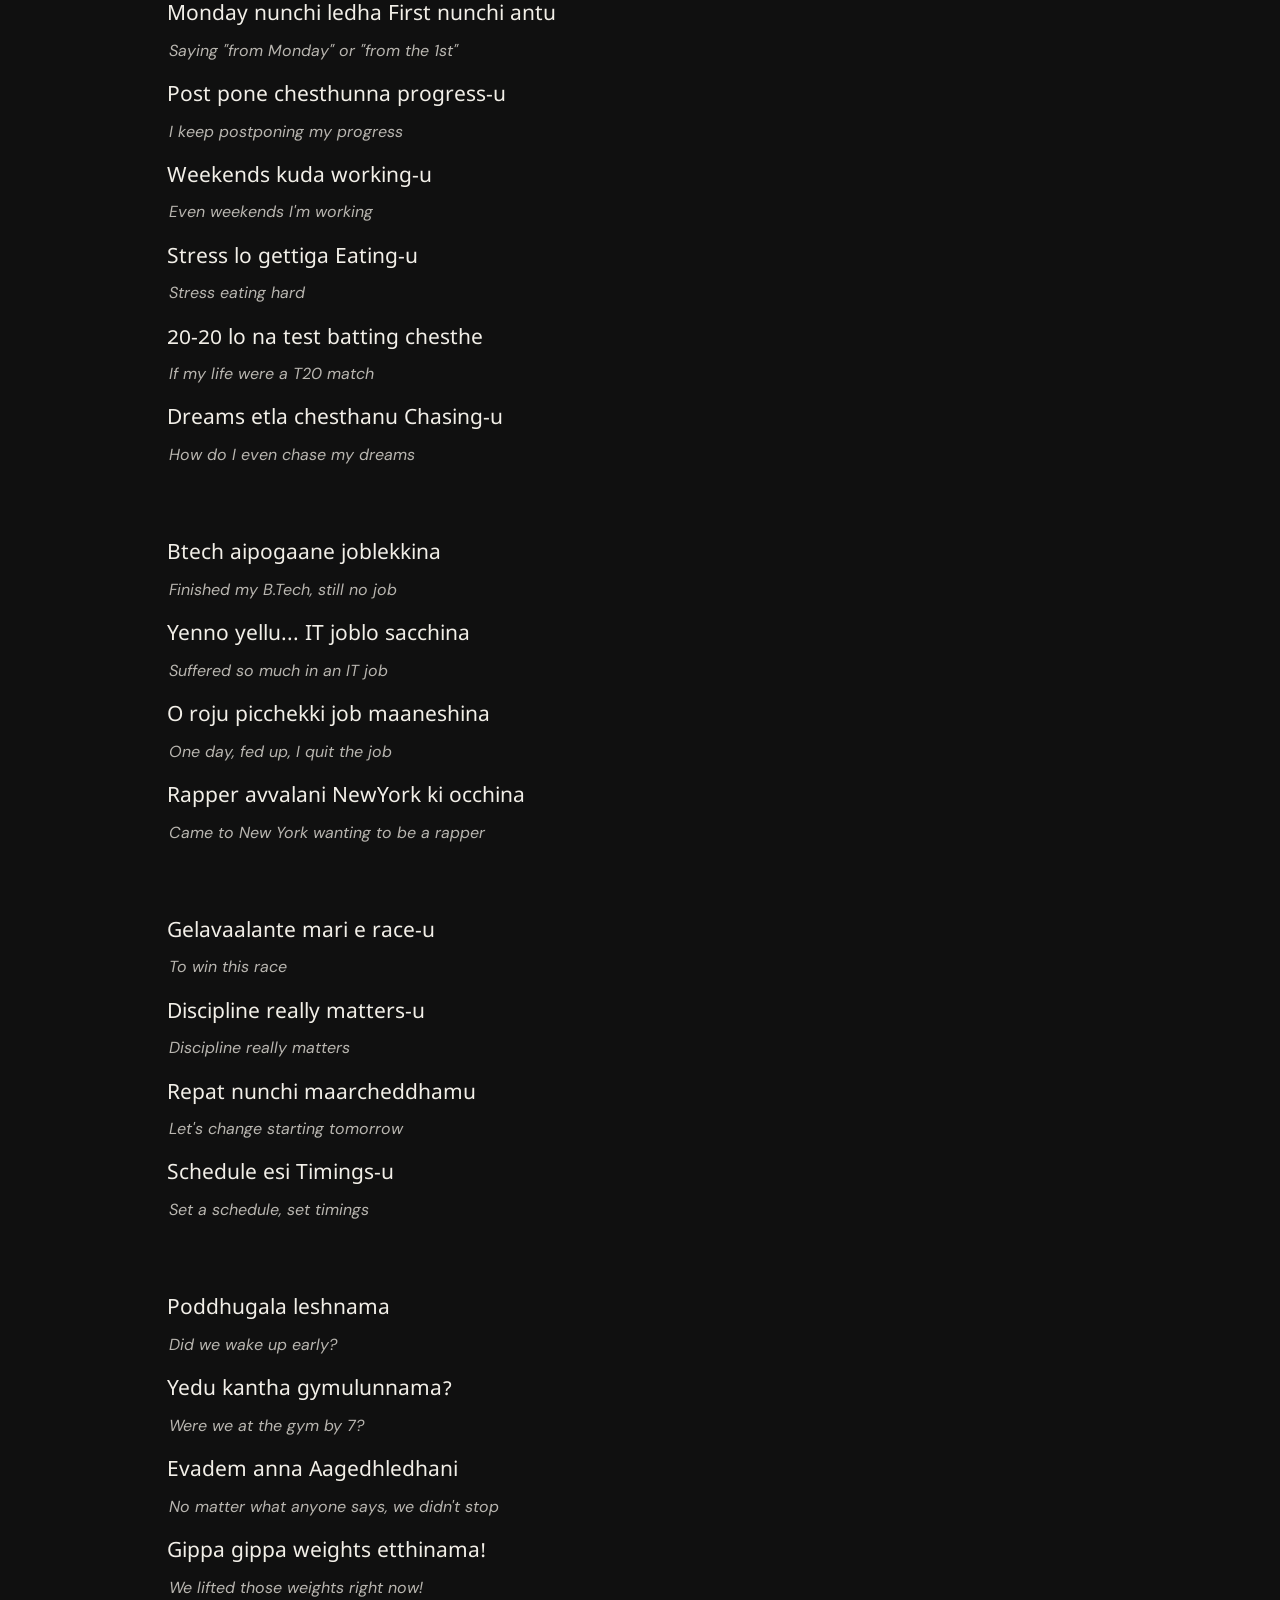
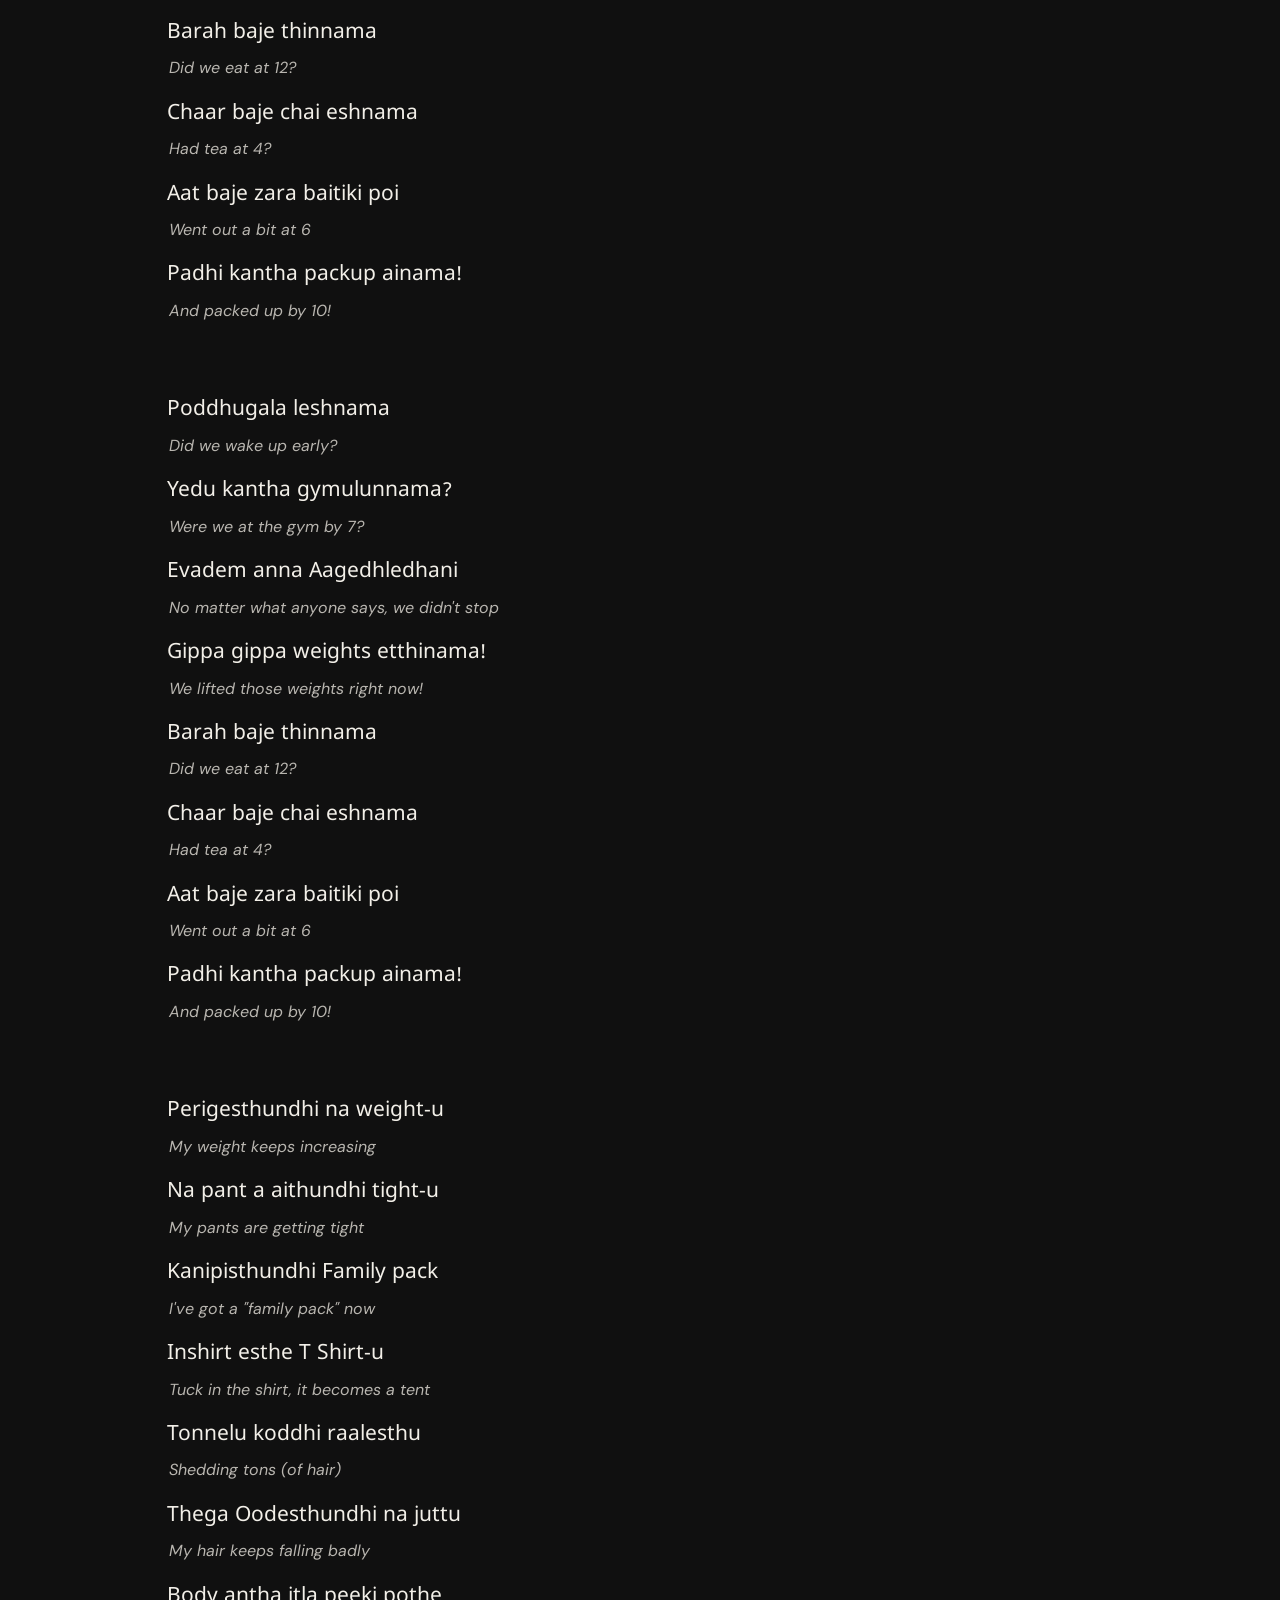
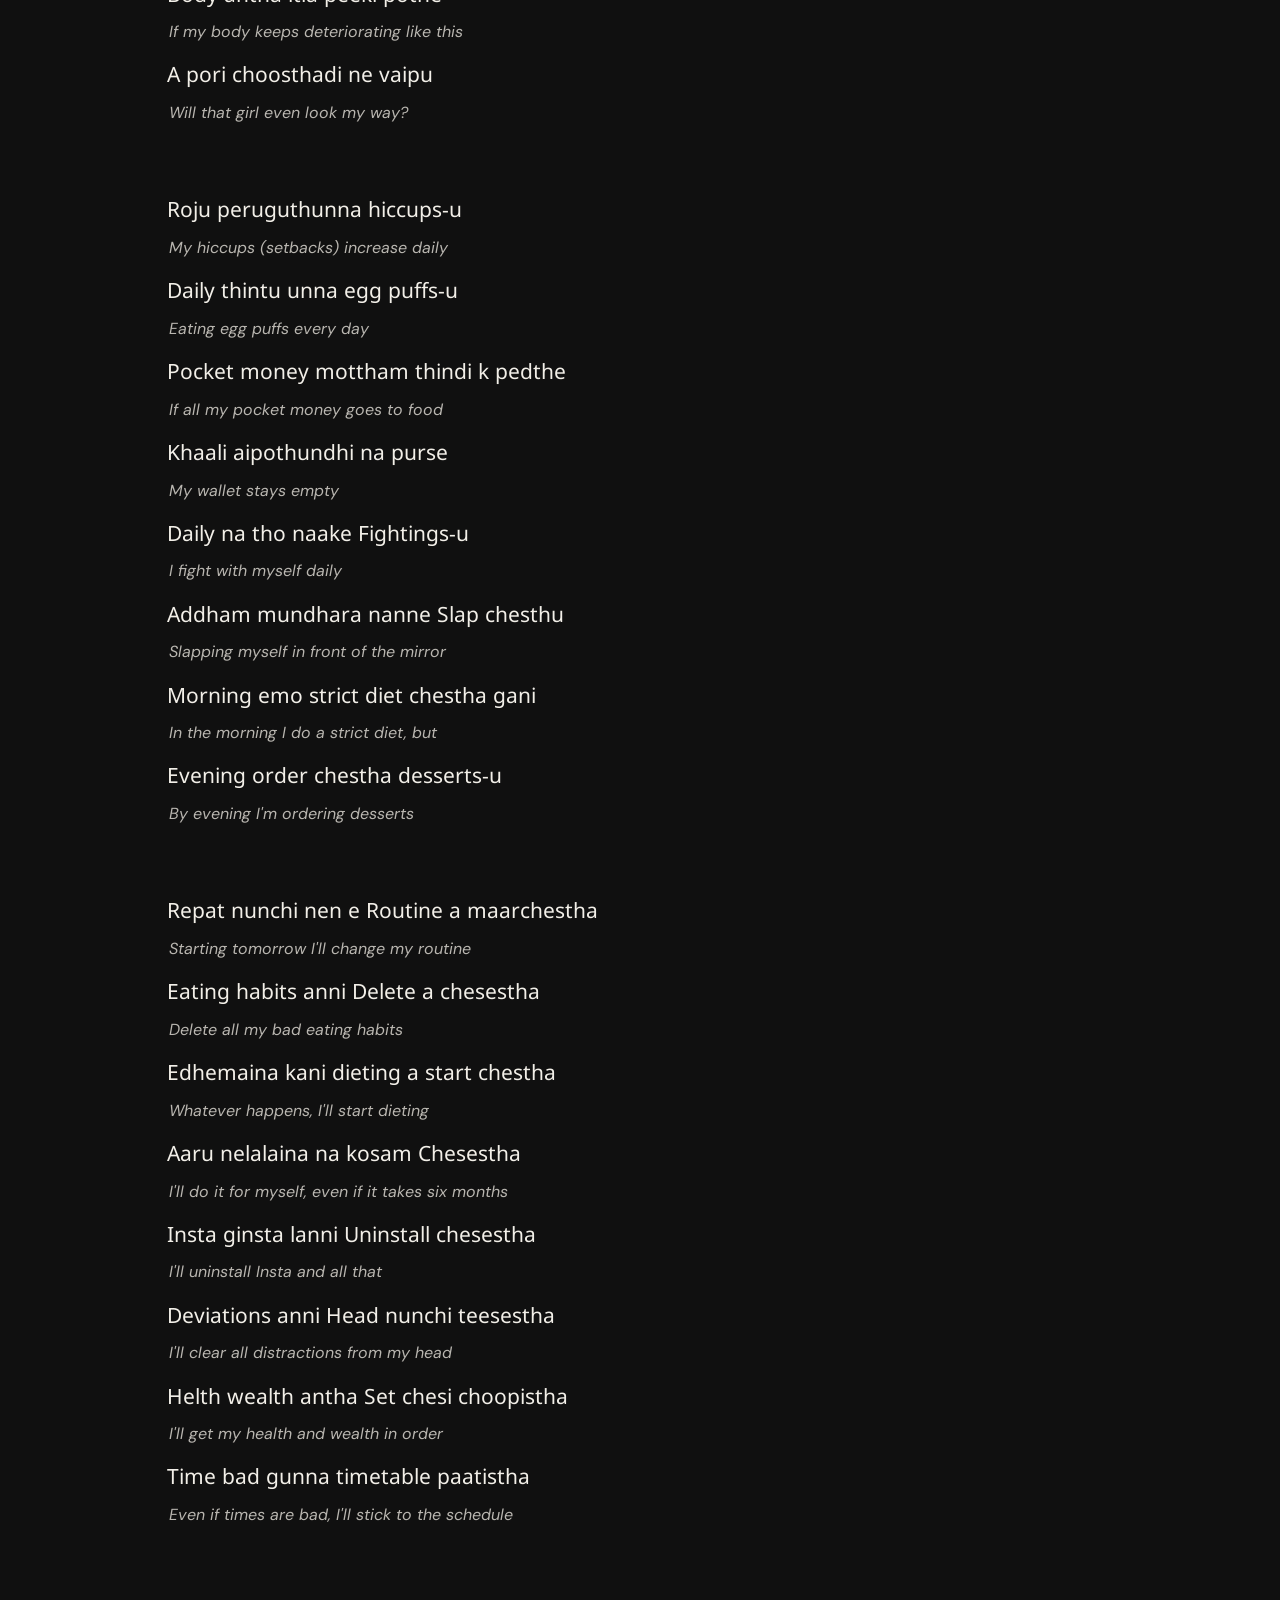
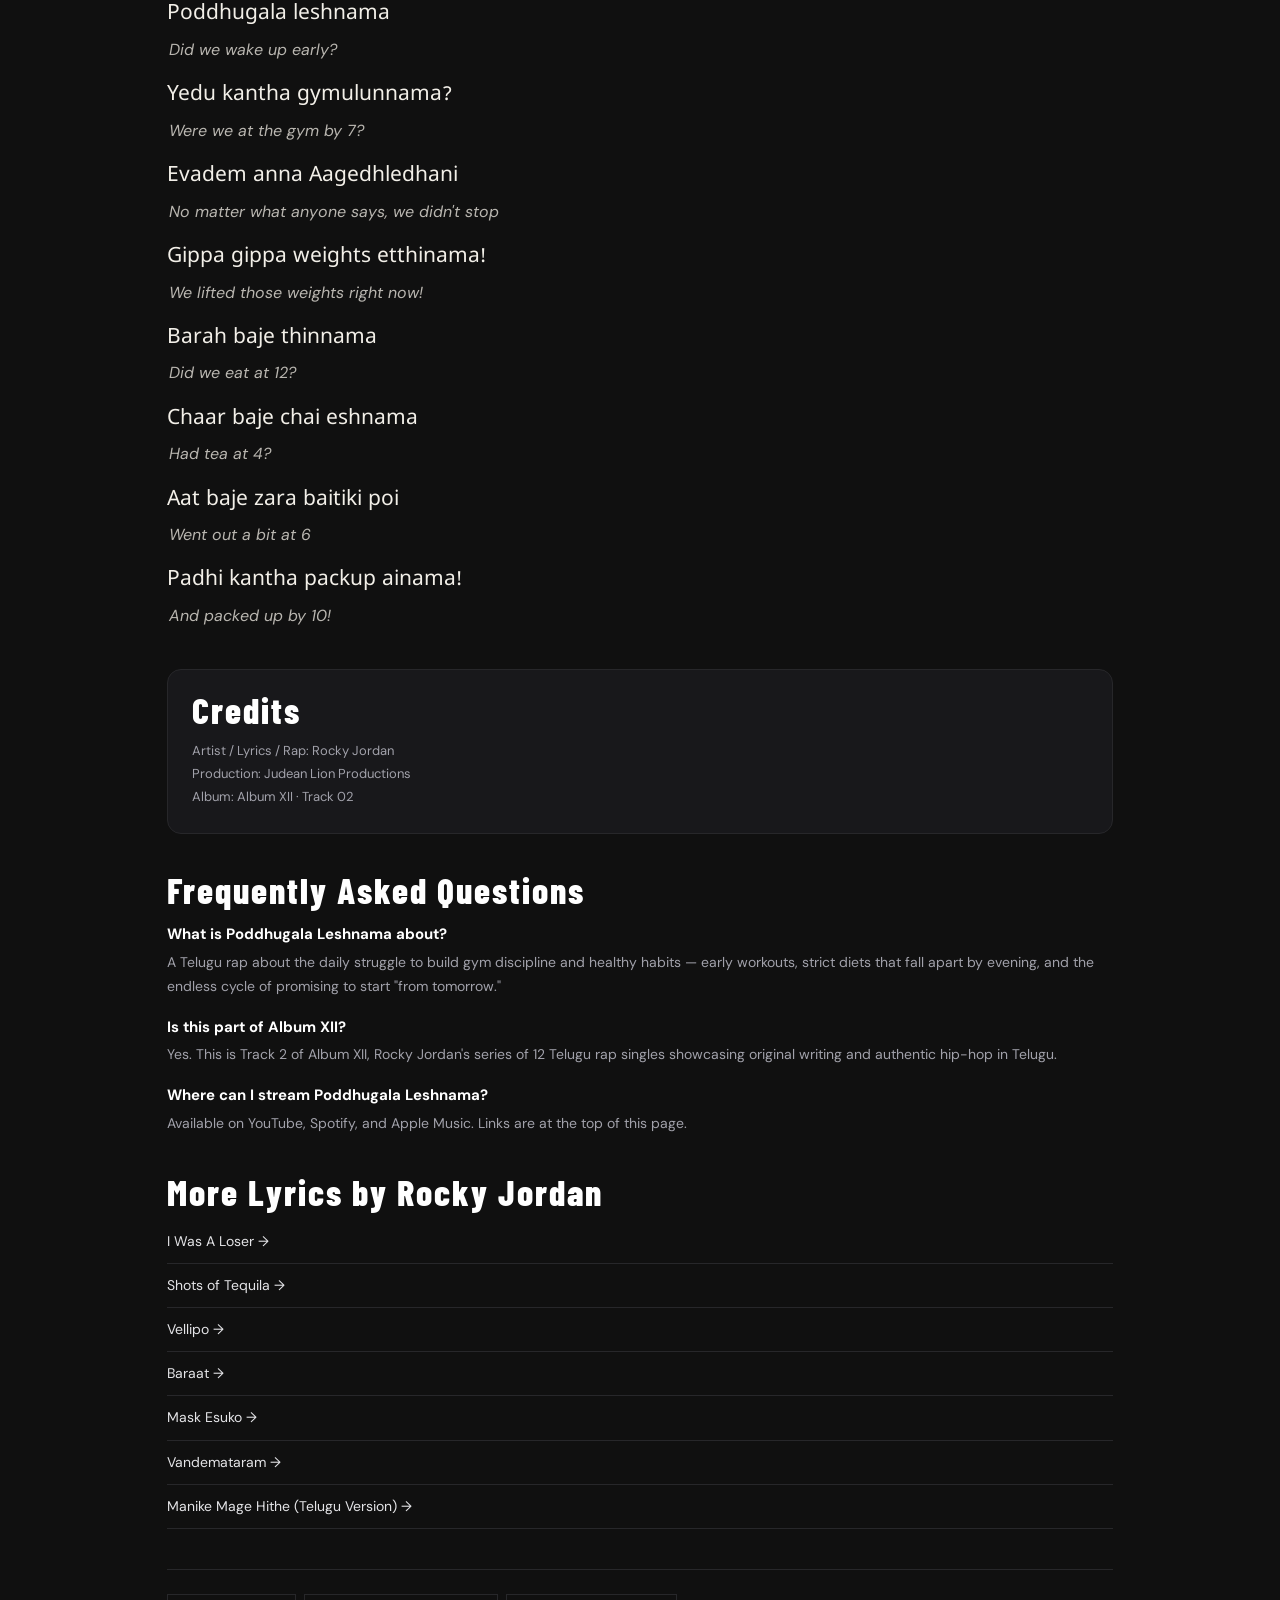
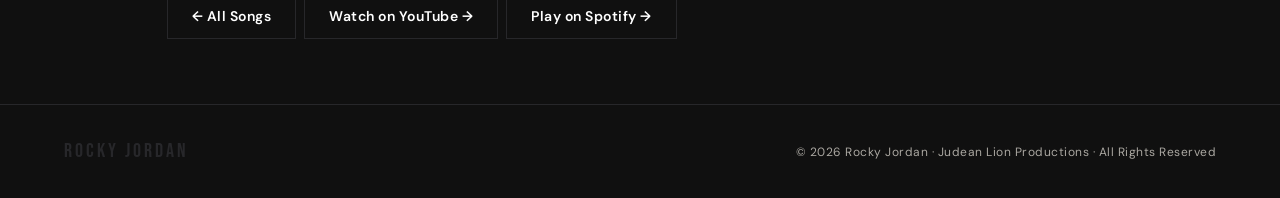
<file: rockyjordan-site/lyrics/poddhugala-leshnama.html>
<!DOCTYPE html>
<html lang="en">
<head>
<meta charset="UTF-8">
<meta name="viewport" content="width=device-width, initial-scale=1.0">
<title>Poddhugala Leshnama Lyrics — Rocky Jordan (Telugu Rap + English Translation)</title>
<meta name="description" content="Official lyrics and English translation for 'Poddhugala Leshnama' by Rocky Jordan. Telugu rap about gym discipline, NRI life, and self-improvement. Album XII Track 02.">
<meta name="keywords" content="Poddhugala Leshnama lyrics, Poddhugala Leshnama Telugu, Rocky Jordan Poddhugala Leshnama, Telugu rap lyrics, Poddhugala Leshnama English translation, Rocky Jordan lyrics, Telugu hip hop, gym rap Telugu">
<meta property="og:title" content="Poddhugala Leshnama Lyrics — Rocky Jordan (Telugu Rap + English Translation)">
<meta property="og:description" content="Official lyrics and English translation for 'Poddhugala Leshnama' by Rocky Jordan. Telugu rap about gym discipline, NRI life, and self-improvement. Album XII Track 02.">
<meta property="og:type" content="music.song">
<meta property="og:image" content="https://rockyjordan.com/images/poster-poddhugala-leshnama.jpg">
<link rel="canonical" href="https://rockyjordan.com/lyrics/poddhugala-leshnama.html">
<link href="https://fonts.googleapis.com/css2?family=Bebas+Neue&family=DM+Sans:wght@400;500;700&family=Noto+Sans+Telugu:wght@400;700&display=swap" rel="stylesheet">
<link rel="stylesheet" href="../style.css">
<link rel="stylesheet" href="../editorial.css">
</head>
<body class="track-page">
<header><a class="brand" href="/">RJ<span>ROCKY<br>JORDAN</span></a><nav aria-label="Main navigation"><a href="/#music">Music</a><a href="/#bars">Inside the bars</a><a href="/#story">The story</a></nav><a class="header-cta" href="/#connect">Connect ↗</a></header>

<div class="page-content song-hero">
  <a href="/" class="back">&larr; Back to all songs</a>

  <div style="display:grid;grid-template-columns:200px 1fr;gap:24px;align-items:start;margin-bottom:24px;">
    <img src="../images/poster-poddhugala-leshnama.jpg" alt="Poddhugala Leshnama poster - Rocky Jordan Telugu Rap" style="width:200px;border-radius:12px;border:1px solid var(--subtle);" loading="lazy">
    <div>
      <div style="font-size:11px;letter-spacing:2px;text-transform:uppercase;color:#ca8a04;margin-bottom:8px;">Album XII · Track 02</div>
      <h1 style="font-family:'Bebas Neue',sans-serif;font-size:clamp(32px,5vw,48px);color:#fff;letter-spacing:2px;line-height:1;">Poddhugala Leshnama</h1>
      <p style="font-size:14px;color:#71717a;margin-top:8px;">Gym discipline, NRI life, and the daily fight for self-improvement</p>
      <p style="font-size:13px;color:#71717a;margin-top:4px;">Artist: Rocky Jordan &middot; Telugu Rap &middot; @mr.rockyjordan</p>
      <div style="margin:12px 0"><span style="display:inline-block;background:#dc2626;color:#fff;font-size:10px;font-weight:700;letter-spacing:1.5px;text-transform:uppercase;padding:4px 12px;border-radius:999px;">ALBUM XII</span></div>
      <div class="song-meta">
        <a href="https://youtu.be/HIsH-OjMa7g" target="_blank" class="btn-pill btn-w">&#9654; Watch on YouTube</a>
        <a href="https://open.spotify.com/track/3YYnr8l2AzeBdRFFQzAwCb" target="_blank" class="btn-pill btn-o">Play on Spotify</a>
        <a href="https://music.apple.com/ca/artist/rocky-jordan/1477024385" target="_blank" class="btn-pill btn-o">Apple Music</a>
      </div>
    </div>
  </div>

  <div style="max-width:640px;margin:24px 0 32px;">
    <div style="position:relative;padding-top:56.25%;border-radius:12px;overflow:hidden;">
      <iframe title="Official music video" src="https://www.youtube.com/embed/HIsH-OjMa7g" allowfullscreen loading="lazy" style="position:absolute;top:0;left:0;width:100%;height:100%;border:none;"></iframe>
    </div>
  </div>

  <div style="max-width:640px;margin-bottom:32px;">
    <h2 style="font-family:'Bebas Neue',sans-serif;font-size:24px;letter-spacing:2px;color:#fff;margin-bottom:8px;">About This Song</h2>
    <p style="font-size:14px;color:#a1a1aa;line-height:1.8;">"Poddhugala Leshnama" (meaning "Did We Wake Up Early?") is Track 2 of Rocky Jordan's Album XII. Told in the same self-deprecating comedy style as "I Was A Loser," the track follows the daily struggle of trying to build discipline — early gym sessions, meal timings, weight gain frustration, deleted Instagram apps, and the constant internal fight between "start tomorrow" and actually starting. It's a gym-life anthem for anyone who's promised themselves a fresh routine a hundred times over.</p>
  </div>

  <h2 style="font-family:'Bebas Neue',sans-serif;font-size:28px;letter-spacing:2px;color:#fff;margin-bottom:4px;">Lyrics</h2>
  <p style="font-size:12px;color:#71717a;margin-bottom:24px;">Telugu (transliterated) with English translation</p>
  <div style="max-width:640px;">
<div class="lyric-line">Boring undhi na life-u</div>
<div class="lyric-trans">My life is boring</div>
<div class="lyric-line">Maarat ledhe naseeb-u</div>
<div class="lyric-trans">My luck never changes</div>
<div class="lyric-line">Monday nunchi ledha First nunchi antu</div>
<div class="lyric-trans">Saying "from Monday" or "from the 1st"</div>
<div class="lyric-line">Post pone chesthunna progress-u</div>
<div class="lyric-trans">I keep postponing my progress</div>
<div class="lyric-line">Weekends kuda working-u</div>
<div class="lyric-trans">Even weekends I'm working</div>
<div class="lyric-line">Stress lo gettiga Eating-u</div>
<div class="lyric-trans">Stress eating hard</div>
<div class="lyric-line">20-20 lo na test batting chesthe</div>
<div class="lyric-trans">If my life were a T20 match</div>
<div class="lyric-line">Dreams etla chesthanu Chasing-u</div>
<div class="lyric-trans">How do I even chase my dreams</div>
<div class="lyric-break"></div>
<div class="lyric-line">Btech aipogaane joblekkina</div>
<div class="lyric-trans">Finished my B.Tech, still no job</div>
<div class="lyric-line">Yenno yellu... IT joblo sacchina</div>
<div class="lyric-trans">Suffered so much in an IT job</div>
<div class="lyric-line">O roju picchekki job maaneshina</div>
<div class="lyric-trans">One day, fed up, I quit the job</div>
<div class="lyric-line">Rapper avvalani NewYork ki occhina</div>
<div class="lyric-trans">Came to New York wanting to be a rapper</div>
<div class="lyric-break"></div>
<div class="lyric-line">Gelavaalante mari e race-u</div>
<div class="lyric-trans">To win this race</div>
<div class="lyric-line">Discipline really matters-u</div>
<div class="lyric-trans">Discipline really matters</div>
<div class="lyric-line">Repat nunchi maarcheddhamu</div>
<div class="lyric-trans">Let's change starting tomorrow</div>
<div class="lyric-line">Schedule esi Timings-u</div>
<div class="lyric-trans">Set a schedule, set timings</div>
<div class="lyric-break"></div>
<div class="lyric-line">Poddhugala leshnama</div>
<div class="lyric-trans">Did we wake up early?</div>
<div class="lyric-line">Yedu kantha gymulunnama?</div>
<div class="lyric-trans">Were we at the gym by 7?</div>
<div class="lyric-line">Evadem anna Aagedhledhani</div>
<div class="lyric-trans">No matter what anyone says, we didn't stop</div>
<div class="lyric-line">Gippa gippa weights etthinama!</div>
<div class="lyric-trans">We lifted those weights right now!</div>
<div class="lyric-line">Barah baje thinnama</div>
<div class="lyric-trans">Did we eat at 12?</div>
<div class="lyric-line">Chaar baje chai eshnama</div>
<div class="lyric-trans">Had tea at 4?</div>
<div class="lyric-line">Aat baje zara baitiki poi</div>
<div class="lyric-trans">Went out a bit at 6</div>
<div class="lyric-line">Padhi kantha packup ainama!</div>
<div class="lyric-trans">And packed up by 10!</div>
<div class="lyric-break"></div>
<div class="lyric-line">Poddhugala leshnama</div>
<div class="lyric-trans">Did we wake up early?</div>
<div class="lyric-line">Yedu kantha gymulunnama?</div>
<div class="lyric-trans">Were we at the gym by 7?</div>
<div class="lyric-line">Evadem anna Aagedhledhani</div>
<div class="lyric-trans">No matter what anyone says, we didn't stop</div>
<div class="lyric-line">Gippa gippa weights etthinama!</div>
<div class="lyric-trans">We lifted those weights right now!</div>
<div class="lyric-line">Barah baje thinnama</div>
<div class="lyric-trans">Did we eat at 12?</div>
<div class="lyric-line">Chaar baje chai eshnama</div>
<div class="lyric-trans">Had tea at 4?</div>
<div class="lyric-line">Aat baje zara baitiki poi</div>
<div class="lyric-trans">Went out a bit at 6</div>
<div class="lyric-line">Padhi kantha packup ainama!</div>
<div class="lyric-trans">And packed up by 10!</div>
<div class="lyric-break"></div>
<div class="lyric-line">Perigesthundhi na weight-u</div>
<div class="lyric-trans">My weight keeps increasing</div>
<div class="lyric-line">Na pant a aithundhi tight-u</div>
<div class="lyric-trans">My pants are getting tight</div>
<div class="lyric-line">Kanipisthundhi Family pack</div>
<div class="lyric-trans">I've got a "family pack" now</div>
<div class="lyric-line">Inshirt esthe T Shirt-u</div>
<div class="lyric-trans">Tuck in the shirt, it becomes a tent</div>
<div class="lyric-line">Tonnelu koddhi raalesthu</div>
<div class="lyric-trans">Shedding tons (of hair)</div>
<div class="lyric-line">Thega Oodesthundhi na juttu</div>
<div class="lyric-trans">My hair keeps falling badly</div>
<div class="lyric-line">Body antha itla peeki pothe</div>
<div class="lyric-trans">If my body keeps deteriorating like this</div>
<div class="lyric-line">A pori choosthadi ne vaipu</div>
<div class="lyric-trans">Will that girl even look my way?</div>
<div class="lyric-break"></div>
<div class="lyric-line">Roju peruguthunna hiccups-u</div>
<div class="lyric-trans">My hiccups (setbacks) increase daily</div>
<div class="lyric-line">Daily thintu unna egg puffs-u</div>
<div class="lyric-trans">Eating egg puffs every day</div>
<div class="lyric-line">Pocket money mottham thindi k pedthe</div>
<div class="lyric-trans">If all my pocket money goes to food</div>
<div class="lyric-line">Khaali aipothundhi na purse</div>
<div class="lyric-trans">My wallet stays empty</div>
<div class="lyric-line">Daily na tho naake Fightings-u</div>
<div class="lyric-trans">I fight with myself daily</div>
<div class="lyric-line">Addham mundhara nanne Slap chesthu</div>
<div class="lyric-trans">Slapping myself in front of the mirror</div>
<div class="lyric-line">Morning emo strict diet chestha gani</div>
<div class="lyric-trans">In the morning I do a strict diet, but</div>
<div class="lyric-line">Evening order chestha desserts-u</div>
<div class="lyric-trans">By evening I'm ordering desserts</div>
<div class="lyric-break"></div>
<div class="lyric-line">Repat nunchi nen e Routine a maarchestha</div>
<div class="lyric-trans">Starting tomorrow I'll change my routine</div>
<div class="lyric-line">Eating habits anni Delete a chesestha</div>
<div class="lyric-trans">Delete all my bad eating habits</div>
<div class="lyric-line">Edhemaina kani dieting a start chestha</div>
<div class="lyric-trans">Whatever happens, I'll start dieting</div>
<div class="lyric-line">Aaru nelalaina na kosam Chesestha</div>
<div class="lyric-trans">I'll do it for myself, even if it takes six months</div>
<div class="lyric-line">Insta ginsta lanni Uninstall chesestha</div>
<div class="lyric-trans">I'll uninstall Insta and all that</div>
<div class="lyric-line">Deviations anni Head nunchi teesestha</div>
<div class="lyric-trans">I'll clear all distractions from my head</div>
<div class="lyric-line">Helth wealth antha Set chesi choopistha</div>
<div class="lyric-trans">I'll get my health and wealth in order</div>
<div class="lyric-line">Time bad gunna timetable paatistha</div>
<div class="lyric-trans">Even if times are bad, I'll stick to the schedule</div>
<div class="lyric-break"></div>
<div class="lyric-line">Poddhugala leshnama</div>
<div class="lyric-trans">Did we wake up early?</div>
<div class="lyric-line">Yedu kantha gymulunnama?</div>
<div class="lyric-trans">Were we at the gym by 7?</div>
<div class="lyric-line">Evadem anna Aagedhledhani</div>
<div class="lyric-trans">No matter what anyone says, we didn't stop</div>
<div class="lyric-line">Gippa gippa weights etthinama!</div>
<div class="lyric-trans">We lifted those weights right now!</div>
<div class="lyric-line">Barah baje thinnama</div>
<div class="lyric-trans">Did we eat at 12?</div>
<div class="lyric-line">Chaar baje chai eshnama</div>
<div class="lyric-trans">Had tea at 4?</div>
<div class="lyric-line">Aat baje zara baitiki poi</div>
<div class="lyric-trans">Went out a bit at 6</div>
<div class="lyric-line">Padhi kantha packup ainama!</div>
<div class="lyric-trans">And packed up by 10!</div>
  </div>

  <div style="max-width:640px;margin-top:40px;padding:24px;background:var(--card);border:1px solid var(--subtle);border-radius:14px;">
    <h2 style="font-family:'Bebas Neue',sans-serif;font-size:22px;letter-spacing:2px;color:#fff;margin-bottom:12px;">Credits</h2>
    <pre style="font-size:13px;color:#a1a1aa;line-height:1.8;white-space:pre-wrap;font-family:'DM Sans',sans-serif;margin:0;">Artist / Lyrics / Rap: Rocky Jordan
Production: Judean Lion Productions
Album: Album XII · Track 02</pre>
  </div>

  <div style="max-width:640px;margin-top:40px;">
    <h2 style="font-family:'Bebas Neue',sans-serif;font-size:24px;letter-spacing:2px;color:#fff;margin-bottom:16px;">Frequently Asked Questions</h2>
    <div style="margin-bottom:16px;">
      <div style="font-size:15px;font-weight:700;color:#fff;margin-bottom:4px;">What is Poddhugala Leshnama about?</div>
      <div style="font-size:14px;color:#a1a1aa;line-height:1.7;">A Telugu rap about the daily struggle to build gym discipline and healthy habits — early workouts, strict diets that fall apart by evening, and the endless cycle of promising to start "from tomorrow."</div>
    </div>
    <div style="margin-bottom:16px;">
      <div style="font-size:15px;font-weight:700;color:#fff;margin-bottom:4px;">Is this part of Album XII?</div>
      <div style="font-size:14px;color:#a1a1aa;line-height:1.7;">Yes. This is Track 2 of Album XII, Rocky Jordan's series of 12 Telugu rap singles showcasing original writing and authentic hip-hop in Telugu.</div>
    </div>
    <div style="margin-bottom:16px;">
      <div style="font-size:15px;font-weight:700;color:#fff;margin-bottom:4px;">Where can I stream Poddhugala Leshnama?</div>
      <div style="font-size:14px;color:#a1a1aa;line-height:1.7;">Available on YouTube, Spotify, and Apple Music. Links are at the top of this page.</div>
    </div>
  </div>

  <div style="max-width:640px;margin-top:40px;">
    <h2 style="font-family:'Bebas Neue',sans-serif;font-size:22px;letter-spacing:2px;color:#fff;margin-bottom:12px;">More Lyrics by Rocky Jordan</h2>
    <div>
      <a href="i-was-a-loser.html" style="display:block;padding:10px 0;border-bottom:1px solid #27272a;text-decoration:none;color:#e4e4e7;font-size:14px;">I Was A Loser &rarr;</a>
      <a href="shots-of-tequila.html" style="display:block;padding:10px 0;border-bottom:1px solid #27272a;text-decoration:none;color:#e4e4e7;font-size:14px;">Shots of Tequila &rarr;</a>
      <a href="vellipo.html" style="display:block;padding:10px 0;border-bottom:1px solid #27272a;text-decoration:none;color:#e4e4e7;font-size:14px;">Vellipo &rarr;</a>
      <a href="baraat.html" style="display:block;padding:10px 0;border-bottom:1px solid #27272a;text-decoration:none;color:#e4e4e7;font-size:14px;">Baraat &rarr;</a>
      <a href="mask-esuko.html" style="display:block;padding:10px 0;border-bottom:1px solid #27272a;text-decoration:none;color:#e4e4e7;font-size:14px;">Mask Esuko &rarr;</a>
      <a href="vandemataram.html" style="display:block;padding:10px 0;border-bottom:1px solid #27272a;text-decoration:none;color:#e4e4e7;font-size:14px;">Vandemataram &rarr;</a>
      <a href="manike-mage-hithe.html" style="display:block;padding:10px 0;border-bottom:1px solid #27272a;text-decoration:none;color:#e4e4e7;font-size:14px;">Manike Mage Hithe (Telugu Version) &rarr;</a>
    </div>
  </div>

  <div style="margin-top:40px;padding-top:24px;border-top:1px solid var(--subtle);display:flex;gap:8px;flex-wrap:wrap;">
    <a href="/" class="btn-pill btn-o">&larr; All Songs</a>
    <a href="https://youtu.be/HIsH-OjMa7g" target="_blank" class="btn-pill btn-o">Watch on YouTube &rarr;</a>
    <a href="https://open.spotify.com/track/3YYnr8l2AzeBdRFFQzAwCb" target="_blank" class="btn-pill btn-o">Play on Spotify &rarr;</a>
  </div>
</div>

<footer>
<div class="flogo">ROCKY JORDAN</div>
<p>&copy; 2026 Rocky Jordan &middot; Judean Lion Productions &middot; All Rights Reserved</p>
</footer>

<script type="application/ld+json">
{
  "@context":"https://schema.org",
  "@type":"MusicComposition",
  "name":"Poddhugala Leshnama",
  "composer":{"@type":"Person","name":"Rocky Jordan"},
  "inLanguage":"te",
  "genre":"Telugu Rap",
  "url":"https://rockyjordan.com/lyrics/poddhugala-leshnama.html",
  "image":"https://rockyjordan.com/images/poster-poddhugala-leshnama.jpg"
}
</script>
</body>
</html>
</file>
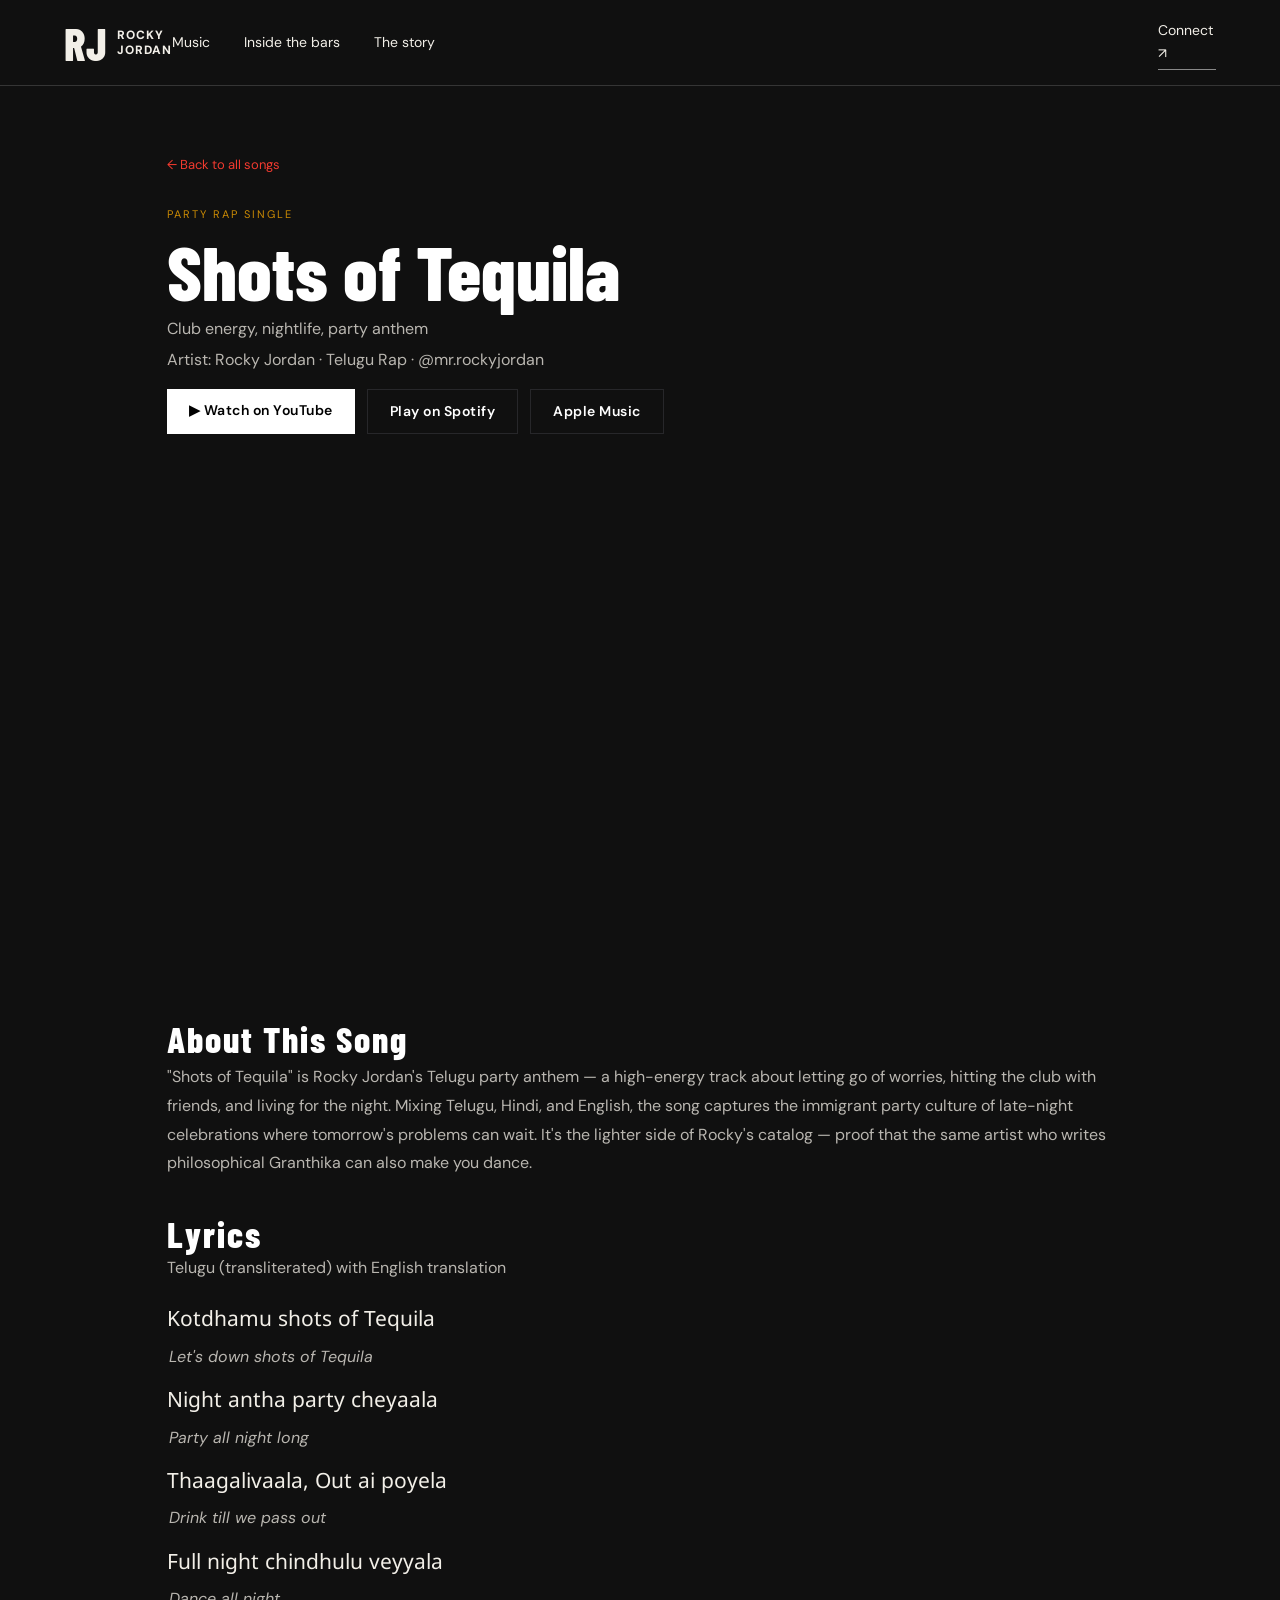
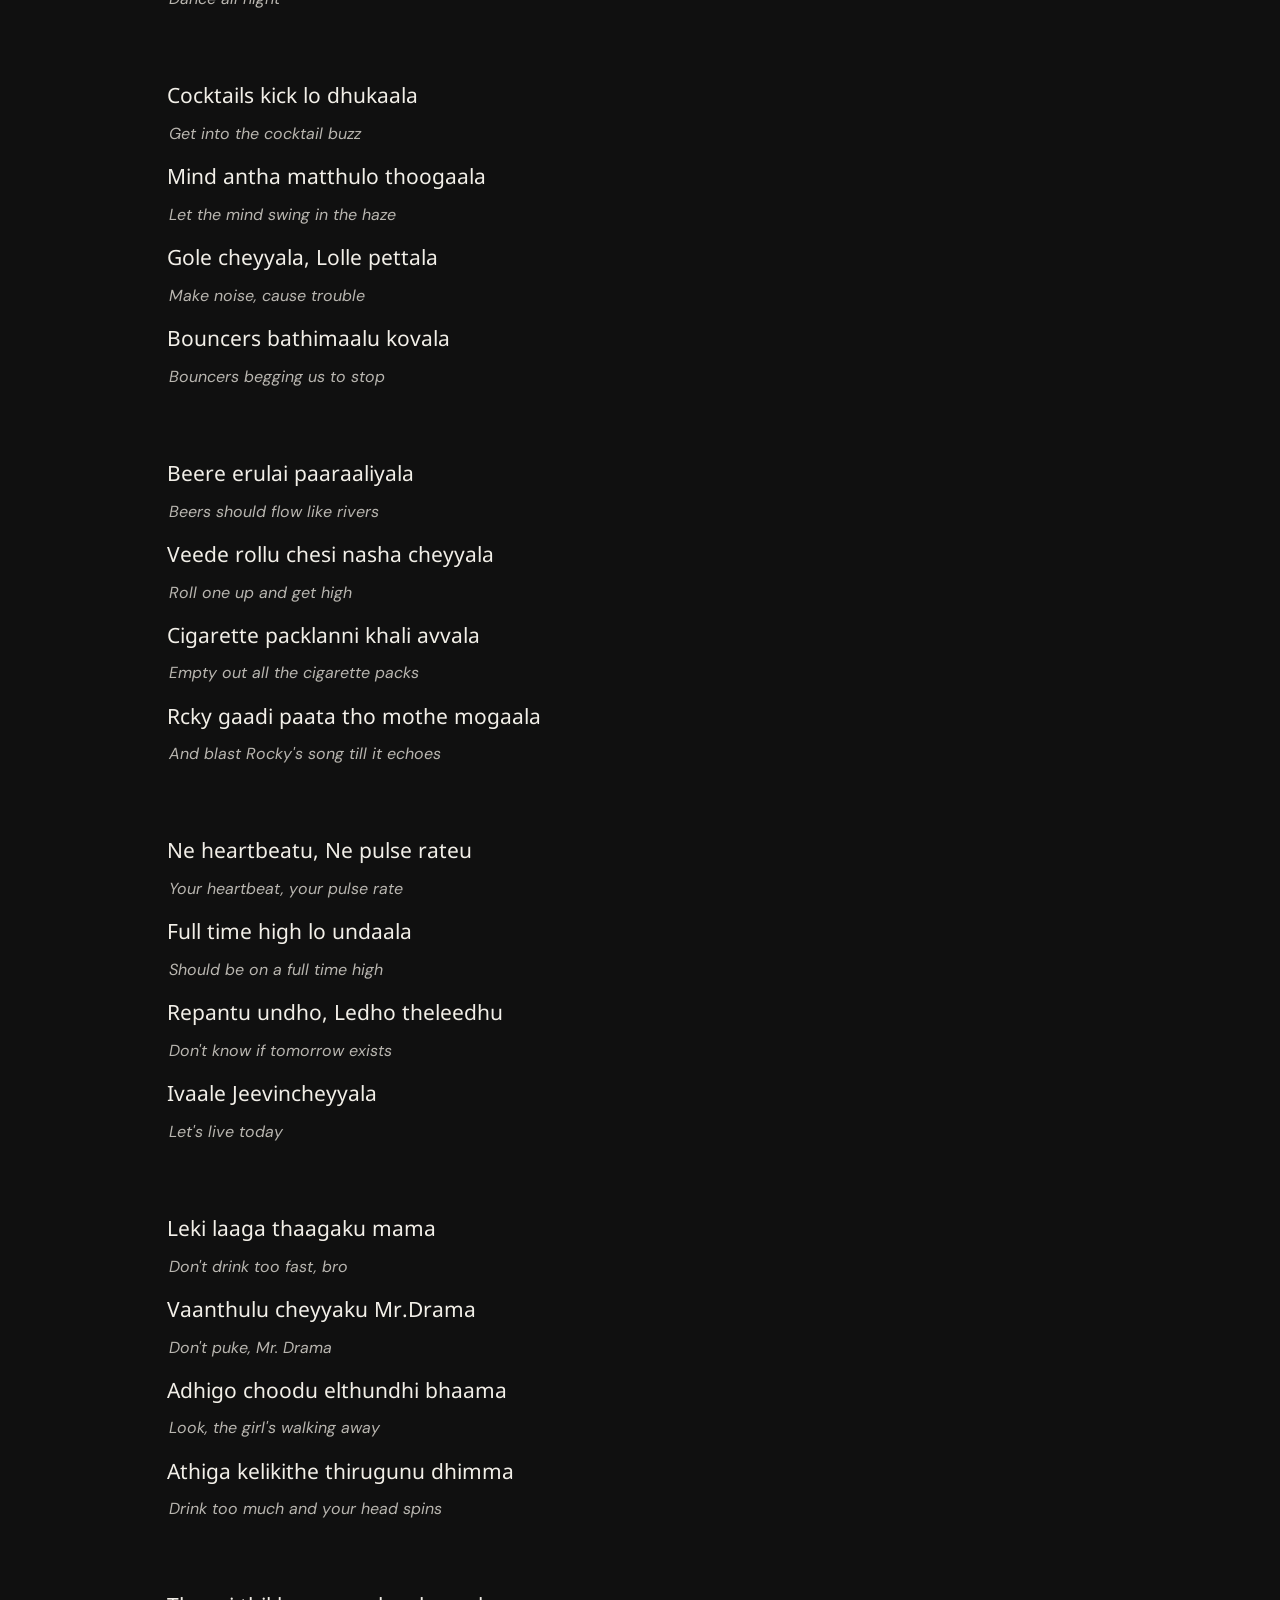
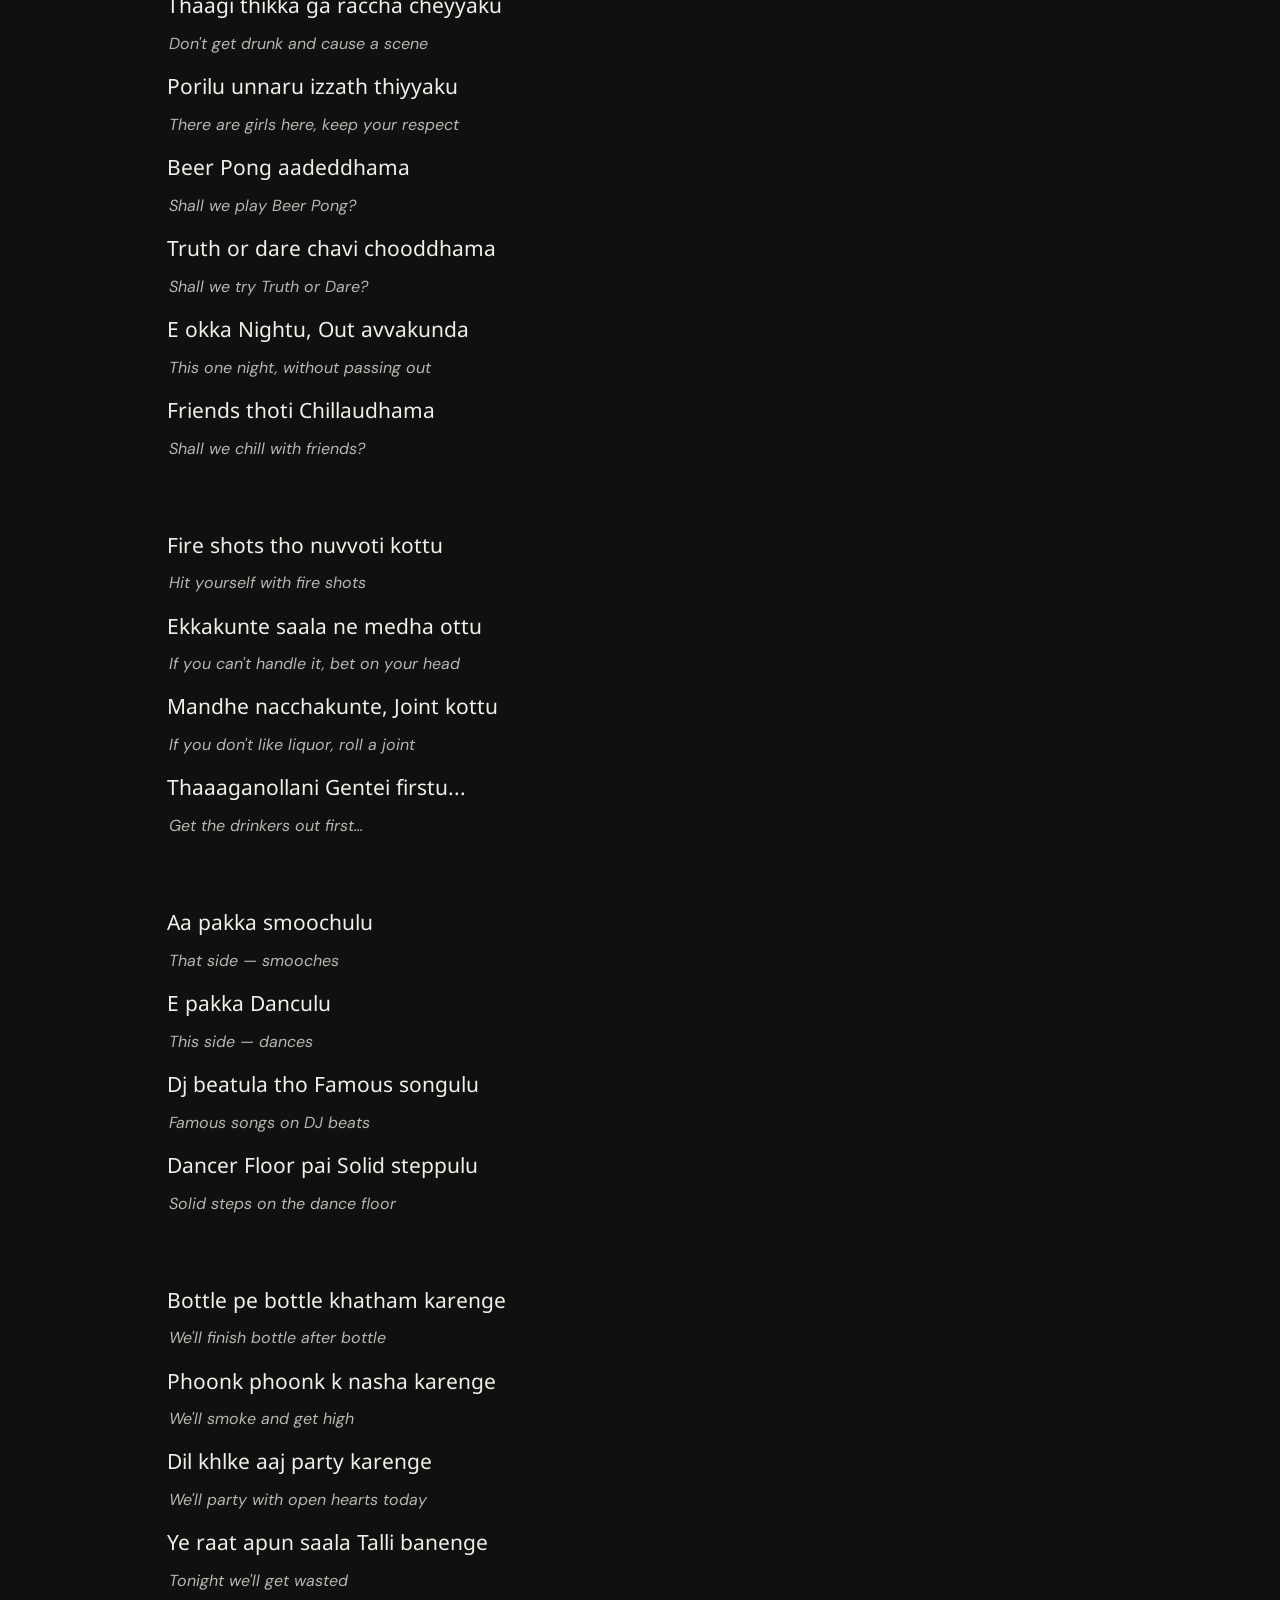
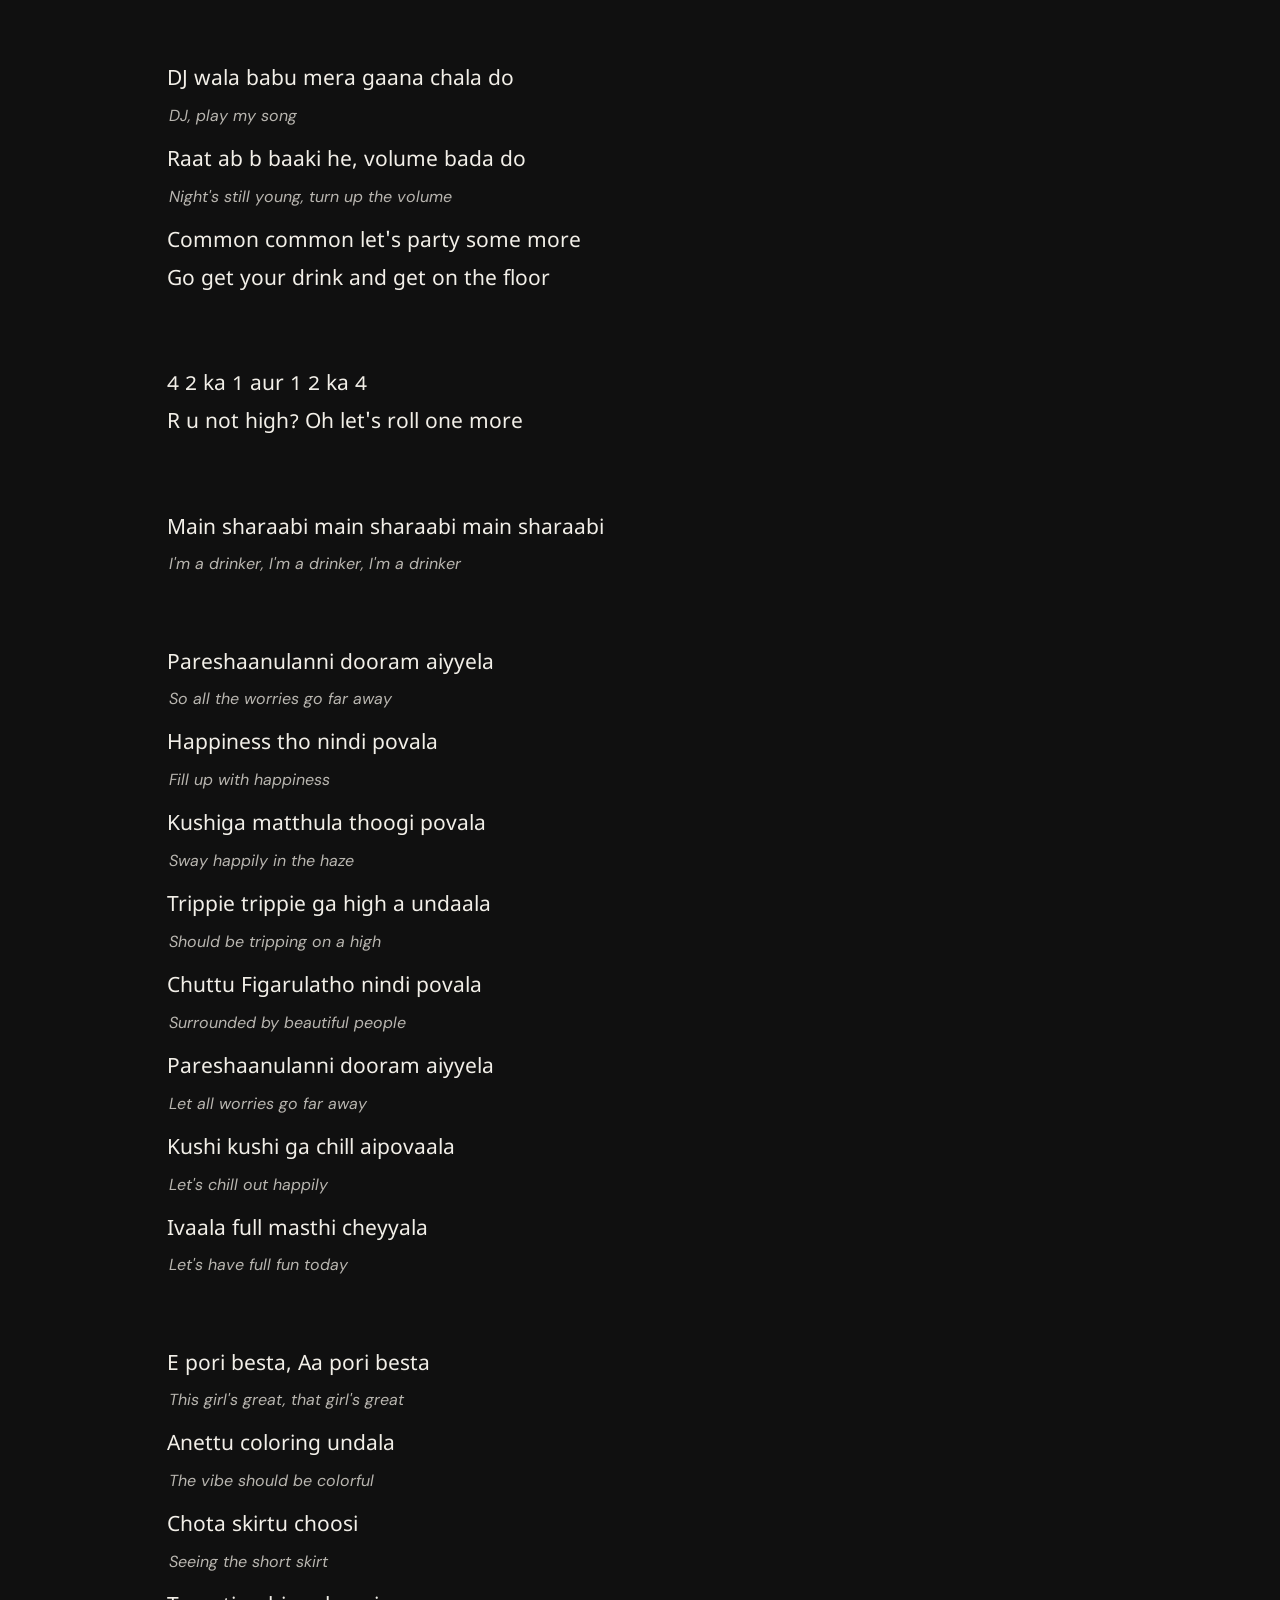
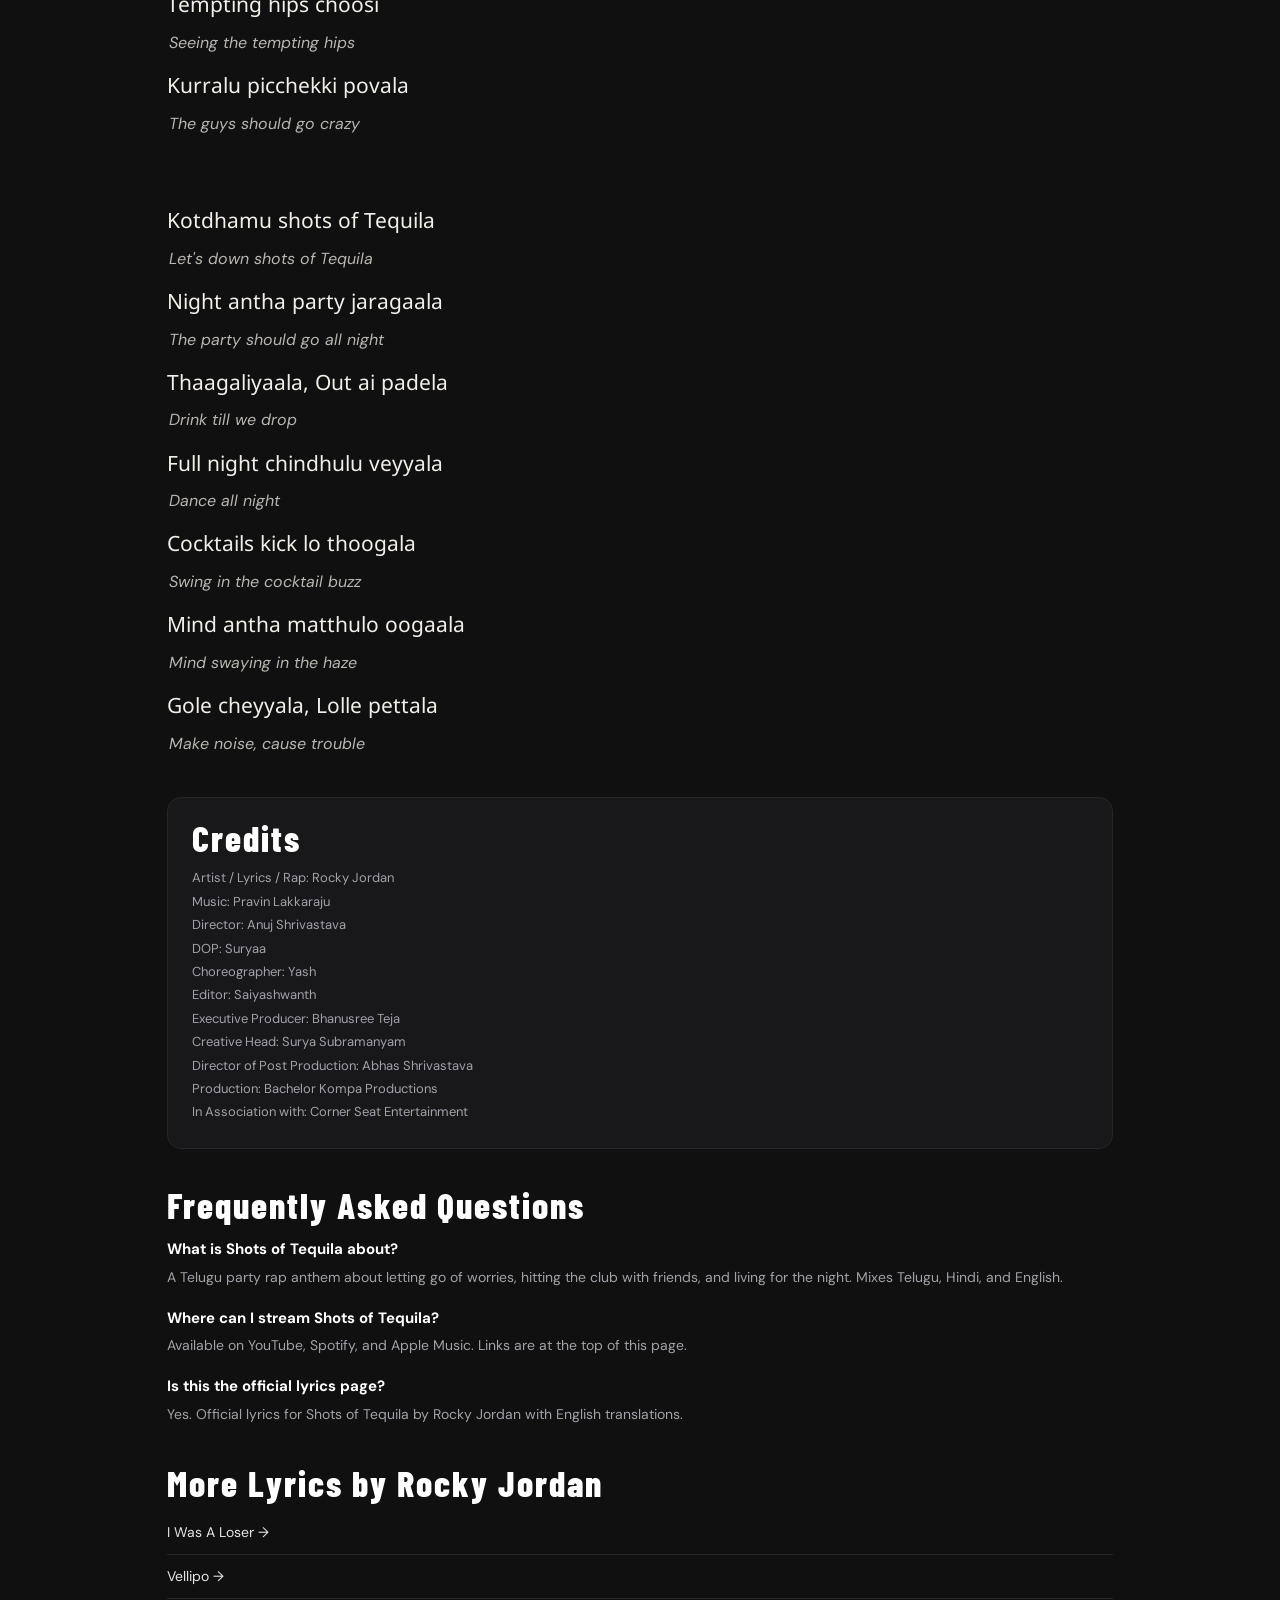
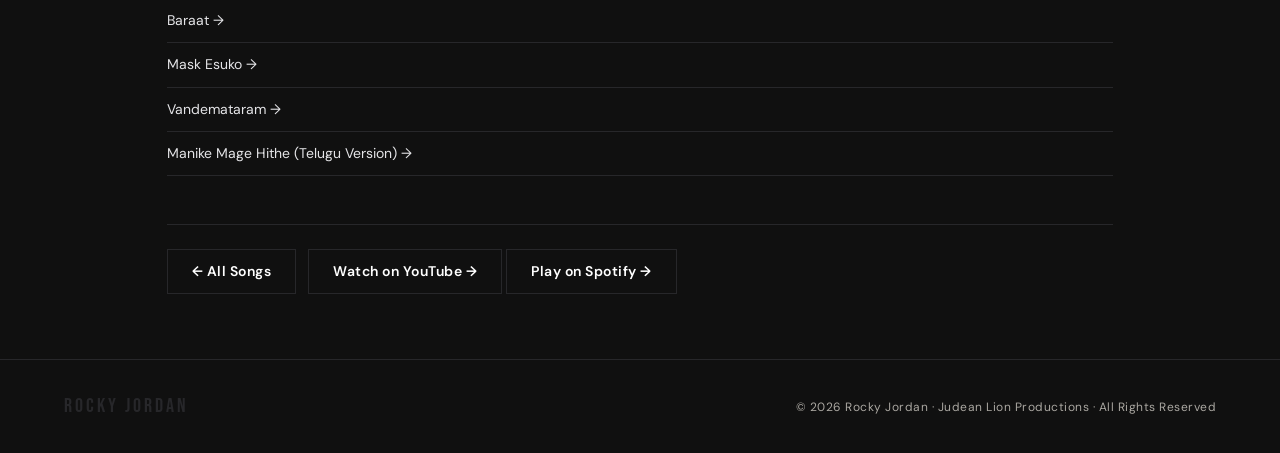
<file: rockyjordan-site/lyrics/shots-of-tequila.html>
<!DOCTYPE html>
<html lang="en">
<head>
<meta charset="UTF-8">
<meta name="viewport" content="width=device-width, initial-scale=1.0">
<title>Shots of Tequila Lyrics — Rocky Jordan (Telugu Rap + English Translation)</title>
<meta name="description" content="Full lyrics and English translation for 'Shots of Tequila' by Rocky Jordan. Telugu rap party anthem about nightlife, friendship, and letting go.">
<meta name="keywords" content="Shots of Tequila lyrics, Shots of Tequila Telugu, Rocky Jordan Shots of Tequila, Telugu rap lyrics, Shots of Tequila English translation, Rocky Jordan lyrics, Telugu hip hop">
<meta property="og:title" content="Shots of Tequila Lyrics — Rocky Jordan (Telugu Rap + English Translation)">
<meta property="og:description" content="Full lyrics and English translation for 'Shots of Tequila' by Rocky Jordan. Telugu rap party anthem about nightlife, friendship, and letting go.">
<meta property="og:type" content="music.song">
<link rel="canonical" href="https://rockyjordan.com/lyrics/shots-of-tequila.html">
<link href="https://fonts.googleapis.com/css2?family=Bebas+Neue&family=DM+Sans:wght@400;500;700&family=Noto+Sans+Telugu:wght@400;700&display=swap" rel="stylesheet">
<link rel="stylesheet" href="../style.css">
<meta property="og:image" content="https://rockyjordan.com/images/poster-shots-of-tequila.jpg">
<link rel="stylesheet" href="../editorial.css">
</head>
<body class="track-page">
<header><a class="brand" href="/">RJ<span>ROCKY<br>JORDAN</span></a><nav aria-label="Main navigation"><a href="/#music">Music</a><a href="/#bars">Inside the bars</a><a href="/#story">The story</a></nav><a class="header-cta" href="/#connect">Connect ↗</a></header>

<div class="page-content song-hero">
  <a href="/" class="back">&larr; Back to all songs</a>
  <div style="font-size:11px;letter-spacing:2px;text-transform:uppercase;color:#ca8a04;margin-bottom:8px;">Party Rap Single</div>
  <h1 style="font-family:'Bebas Neue',sans-serif;font-size:clamp(36px,6vw,56px);color:#fff;letter-spacing:2px;line-height:1;">Shots of Tequila</h1>
  <p style="font-size:14px;color:#71717a;margin-top:8px;">Club energy, nightlife, party anthem</p>
  <p style="font-size:13px;color:#71717a;margin-top:4px;">Artist: Rocky Jordan &middot; Telugu Rap &middot; @mr.rockyjordan</p>
  

  <div class="song-meta">
    <a href="https://youtu.be/rFskJrJjhFA" target="_blank" class="btn-pill btn-w">&#9654; Watch on YouTube</a>
    <a href="https://open.spotify.com/track/4kye7LILFO2BJPJW1tlXuL" target="_blank" class="btn-pill btn-o">Play on Spotify</a>
    <a href="https://music.apple.com/ca/artist/rocky-jordan/1477024385" target="_blank" class="btn-pill btn-o">Apple Music</a>
  </div>

  <div style="max-width:640px;margin:24px 0 32px;">
    <div style="position:relative;padding-top:56.25%;border-radius:12px;overflow:hidden;">
      <iframe title="Official music video" src="https://www.youtube.com/embed/rFskJrJjhFA" allowfullscreen loading="lazy" style="position:absolute;top:0;left:0;width:100%;height:100%;border:none;"></iframe>
    </div>
  </div>

  <div style="max-width:640px;margin-bottom:40px;">
    <h2 style="font-family:'Bebas Neue',sans-serif;font-size:24px;letter-spacing:2px;color:#fff;margin-bottom:8px;">About This Song</h2>
    <p style="font-size:14px;color:#a1a1aa;line-height:1.8;">"Shots of Tequila" is Rocky Jordan's Telugu party anthem — a high-energy track about letting go of worries, hitting the club with friends, and living for the night. Mixing Telugu, Hindi, and English, the song captures the immigrant party culture of late-night celebrations where tomorrow's problems can wait. It's the lighter side of Rocky's catalog — proof that the same artist who writes philosophical Granthika can also make you dance.</p>
  </div>

  <h2 style="font-family:'Bebas Neue',sans-serif;font-size:28px;letter-spacing:2px;color:#fff;margin-bottom:4px;">Lyrics</h2>
  <p style="font-size:12px;color:#71717a;margin-bottom:24px;">Telugu (transliterated) with English translation</p>
  <div style="max-width:640px;">
<div class="lyric-line">Kotdhamu shots of Tequila</div>
<div class="lyric-trans">Let's down shots of Tequila</div>
<div class="lyric-line">Night antha party cheyaala</div>
<div class="lyric-trans">Party all night long</div>
<div class="lyric-line">Thaagalivaala, Out ai poyela</div>
<div class="lyric-trans">Drink till we pass out</div>
<div class="lyric-line">Full night chindhulu veyyala</div>
<div class="lyric-trans">Dance all night</div>
<div class="lyric-break"></div><div class="lyric-line">Cocktails kick lo dhukaala</div>
<div class="lyric-trans">Get into the cocktail buzz</div>
<div class="lyric-line">Mind antha matthulo thoogaala</div>
<div class="lyric-trans">Let the mind swing in the haze</div>
<div class="lyric-line">Gole cheyyala, Lolle pettala</div>
<div class="lyric-trans">Make noise, cause trouble</div>
<div class="lyric-line">Bouncers bathimaalu kovala</div>
<div class="lyric-trans">Bouncers begging us to stop</div>
<div class="lyric-break"></div><div class="lyric-line">Beere erulai paaraaliyala</div>
<div class="lyric-trans">Beers should flow like rivers</div>
<div class="lyric-line">Veede rollu chesi nasha cheyyala</div>
<div class="lyric-trans">Roll one up and get high</div>
<div class="lyric-line">Cigarette packlanni khali avvala</div>
<div class="lyric-trans">Empty out all the cigarette packs</div>
<div class="lyric-line">Rcky gaadi paata tho mothe mogaala</div>
<div class="lyric-trans">And blast Rocky's song till it echoes</div>
<div class="lyric-break"></div><div class="lyric-line">Ne heartbeatu, Ne pulse rateu</div>
<div class="lyric-trans">Your heartbeat, your pulse rate</div>
<div class="lyric-line">Full time high lo undaala</div>
<div class="lyric-trans">Should be on a full time high</div>
<div class="lyric-line">Repantu undho, Ledho theleedhu</div>
<div class="lyric-trans">Don't know if tomorrow exists</div>
<div class="lyric-line">Ivaale Jeevincheyyala</div>
<div class="lyric-trans">Let's live today</div>
<div class="lyric-break"></div><div class="lyric-line">Leki laaga thaagaku mama</div>
<div class="lyric-trans">Don't drink too fast, bro</div>
<div class="lyric-line">Vaanthulu cheyyaku Mr.Drama</div>
<div class="lyric-trans">Don't puke, Mr. Drama</div>
<div class="lyric-line">Adhigo choodu elthundhi bhaama</div>
<div class="lyric-trans">Look, the girl's walking away</div>
<div class="lyric-line">Athiga kelikithe thirugunu dhimma</div>
<div class="lyric-trans">Drink too much and your head spins</div>
<div class="lyric-break"></div><div class="lyric-line">Thaagi thikka ga raccha cheyyaku</div>
<div class="lyric-trans">Don't get drunk and cause a scene</div>
<div class="lyric-line">Porilu unnaru izzath thiyyaku</div>
<div class="lyric-trans">There are girls here, keep your respect</div>
<div class="lyric-line">Beer Pong aadeddhama</div>
<div class="lyric-trans">Shall we play Beer Pong?</div>
<div class="lyric-line">Truth or dare chavi chooddhama</div>
<div class="lyric-trans">Shall we try Truth or Dare?</div>
<div class="lyric-line">E okka Nightu, Out avvakunda</div>
<div class="lyric-trans">This one night, without passing out</div>
<div class="lyric-line">Friends thoti Chillaudhama</div>
<div class="lyric-trans">Shall we chill with friends?</div>
<div class="lyric-break"></div><div class="lyric-line">Fire shots tho nuvvoti kottu</div>
<div class="lyric-trans">Hit yourself with fire shots</div>
<div class="lyric-line">Ekkakunte saala ne medha ottu</div>
<div class="lyric-trans">If you can't handle it, bet on your head</div>
<div class="lyric-line">Mandhe nacchakunte, Joint kottu</div>
<div class="lyric-trans">If you don't like liquor, roll a joint</div>
<div class="lyric-line">Thaaaganollani Gentei firstu...</div>
<div class="lyric-trans">Get the drinkers out first...</div>
<div class="lyric-break"></div><div class="lyric-line">Aa pakka smoochulu</div>
<div class="lyric-trans">That side — smooches</div>
<div class="lyric-line">E pakka Danculu</div>
<div class="lyric-trans">This side — dances</div>
<div class="lyric-line">Dj beatula tho Famous songulu</div>
<div class="lyric-trans">Famous songs on DJ beats</div>
<div class="lyric-line">Dancer Floor pai Solid steppulu</div>
<div class="lyric-trans">Solid steps on the dance floor</div>
<div class="lyric-break"></div><div class="lyric-line">Bottle pe bottle khatham karenge</div>
<div class="lyric-trans">We'll finish bottle after bottle</div>
<div class="lyric-line">Phoonk phoonk k nasha karenge</div>
<div class="lyric-trans">We'll smoke and get high</div>
<div class="lyric-line">Dil khlke aaj party karenge</div>
<div class="lyric-trans">We'll party with open hearts today</div>
<div class="lyric-line">Ye raat apun saala Talli banenge</div>
<div class="lyric-trans">Tonight we'll get wasted</div>
<div class="lyric-break"></div><div class="lyric-line">DJ wala babu mera gaana chala do</div>
<div class="lyric-trans">DJ, play my song</div>
<div class="lyric-line">Raat ab b baaki he, volume bada do</div>
<div class="lyric-trans">Night's still young, turn up the volume</div>
<div class="lyric-line">Common common let's party some more</div>
<div class="lyric-line">Go get your drink and get on the floor</div>
<div class="lyric-break"></div><div class="lyric-line">4 2 ka 1 aur 1 2 ka 4</div>
<div class="lyric-line">R u not high? Oh let's roll one more</div>
<div class="lyric-break"></div><div class="lyric-line">Main sharaabi main sharaabi main sharaabi</div>
<div class="lyric-trans">I'm a drinker, I'm a drinker, I'm a drinker</div>
<div class="lyric-break"></div><div class="lyric-line">Pareshaanulanni dooram aiyyela</div>
<div class="lyric-trans">So all the worries go far away</div>
<div class="lyric-line">Happiness tho nindi povala</div>
<div class="lyric-trans">Fill up with happiness</div>
<div class="lyric-line">Kushiga matthula thoogi povala</div>
<div class="lyric-trans">Sway happily in the haze</div>
<div class="lyric-line">Trippie trippie ga high a undaala</div>
<div class="lyric-trans">Should be tripping on a high</div>
<div class="lyric-line">Chuttu Figarulatho nindi povala</div>
<div class="lyric-trans">Surrounded by beautiful people</div>
<div class="lyric-line">Pareshaanulanni dooram aiyyela</div>
<div class="lyric-trans">Let all worries go far away</div>
<div class="lyric-line">Kushi kushi ga chill aipovaala</div>
<div class="lyric-trans">Let's chill out happily</div>
<div class="lyric-line">Ivaala full masthi cheyyala</div>
<div class="lyric-trans">Let's have full fun today</div>
<div class="lyric-break"></div><div class="lyric-line">E pori besta, Aa pori besta</div>
<div class="lyric-trans">This girl's great, that girl's great</div>
<div class="lyric-line">Anettu coloring undala</div>
<div class="lyric-trans">The vibe should be colorful</div>
<div class="lyric-line">Chota skirtu choosi</div>
<div class="lyric-trans">Seeing the short skirt</div>
<div class="lyric-line">Tempting hips choosi</div>
<div class="lyric-trans">Seeing the tempting hips</div>
<div class="lyric-line">Kurralu picchekki povala</div>
<div class="lyric-trans">The guys should go crazy</div>
<div class="lyric-break"></div><div class="lyric-line">Kotdhamu shots of Tequila</div>
<div class="lyric-trans">Let's down shots of Tequila</div>
<div class="lyric-line">Night antha party jaragaala</div>
<div class="lyric-trans">The party should go all night</div>
<div class="lyric-line">Thaagaliyaala, Out ai padela</div>
<div class="lyric-trans">Drink till we drop</div>
<div class="lyric-line">Full night chindhulu veyyala</div>
<div class="lyric-trans">Dance all night</div>
<div class="lyric-line">Cocktails kick lo thoogala</div>
<div class="lyric-trans">Swing in the cocktail buzz</div>
<div class="lyric-line">Mind antha matthulo oogaala</div>
<div class="lyric-trans">Mind swaying in the haze</div>
<div class="lyric-line">Gole cheyyala, Lolle pettala</div>
<div class="lyric-trans">Make noise, cause trouble</div>

  </div>

  
  <!-- Credits -->
  <div style="max-width:640px;margin-top:40px;padding:24px;background:#18181b;border:1px solid #27272a;border-radius:14px;">
    <h2 style="font-family:'Bebas Neue',sans-serif;font-size:22px;letter-spacing:2px;color:#fff;margin-bottom:12px;">Credits</h2>
    <pre style="font-size:13px;color:#a1a1aa;line-height:1.8;white-space:pre-wrap;font-family:'DM Sans',sans-serif;margin:0;">Artist / Lyrics / Rap: Rocky Jordan
Music: Pravin Lakkaraju
Director: Anuj Shrivastava
DOP: Suryaa
Choreographer: Yash
Editor: Saiyashwanth
Executive Producer: Bhanusree Teja
Creative Head: Surya Subramanyam
Director of Post Production: Abhas Shrivastava
Production: Bachelor Kompa Productions
In Association with: Corner Seat Entertainment</pre>
  </div>

  <div style="max-width:640px;margin-top:40px;"><h2 style="font-family:Bebas Neue,sans-serif;font-size:24px;letter-spacing:2px;color:#fff;margin-bottom:16px;">Frequently Asked Questions</h2><div style="margin-bottom:16px;"><div style="font-size:15px;font-weight:700;color:#fff;margin-bottom:4px;">What is Shots of Tequila about?</div><div style="font-size:14px;color:#a1a1aa;line-height:1.7;">A Telugu party rap anthem about letting go of worries, hitting the club with friends, and living for the night. Mixes Telugu, Hindi, and English.</div></div><div style="margin-bottom:16px;"><div style="font-size:15px;font-weight:700;color:#fff;margin-bottom:4px;">Where can I stream Shots of Tequila?</div><div style="font-size:14px;color:#a1a1aa;line-height:1.7;">Available on YouTube, Spotify, and Apple Music. Links are at the top of this page.</div></div><div style="margin-bottom:16px;"><div style="font-size:15px;font-weight:700;color:#fff;margin-bottom:4px;">Is this the official lyrics page?</div><div style="font-size:14px;color:#a1a1aa;line-height:1.7;">Yes. Official lyrics for Shots of Tequila by Rocky Jordan with English translations.</div></div></div>

  <!-- More Lyrics -->
  <div style="max-width:640px;margin-top:40px;">
    <h2 style="font-family:'Bebas Neue',sans-serif;font-size:22px;letter-spacing:2px;color:#fff;margin-bottom:12px;">More Lyrics by Rocky Jordan</h2>
    <div>
      <a href="i-was-a-loser.html" style="display:block;padding:10px 0;border-bottom:1px solid #27272a;text-decoration:none;color:#e4e4e7;font-size:14px;">I Was A Loser &rarr;</a>
            <a href="vellipo.html" style="display:block;padding:10px 0;border-bottom:1px solid #27272a;text-decoration:none;color:#e4e4e7;font-size:14px;">Vellipo &rarr;</a>
            <a href="baraat.html" style="display:block;padding:10px 0;border-bottom:1px solid #27272a;text-decoration:none;color:#e4e4e7;font-size:14px;">Baraat &rarr;</a>
            <a href="mask-esuko.html" style="display:block;padding:10px 0;border-bottom:1px solid #27272a;text-decoration:none;color:#e4e4e7;font-size:14px;">Mask Esuko &rarr;</a>
            <a href="vandemataram.html" style="display:block;padding:10px 0;border-bottom:1px solid #27272a;text-decoration:none;color:#e4e4e7;font-size:14px;">Vandemataram &rarr;</a>
            <a href="manike-mage-hithe.html" style="display:block;padding:10px 0;border-bottom:1px solid #27272a;text-decoration:none;color:#e4e4e7;font-size:14px;">Manike Mage Hithe (Telugu Version) &rarr;</a>
    </div>
  </div>


  <div style="margin-top:48px;padding-top:24px;border-top:1px solid #27272a;">
    <a href="/" class="btn-pill btn-o" style="margin-right:8px;">&larr; All Songs</a>
    <a href="https://youtu.be/rFskJrJjhFA" target="_blank" class="btn-pill btn-o">Watch on YouTube &rarr;</a>
    <a href="https://open.spotify.com/track/4kye7LILFO2BJPJW1tlXuL" target="_blank" class="btn-pill btn-o">Play on Spotify &rarr;</a>
  </div>
</div>

<footer>
<div class="flogo">ROCKY JORDAN</div>
<p>&copy; 2026 Rocky Jordan &middot; Judean Lion Productions &middot; All Rights Reserved</p>
</footer>

<script type="application/ld+json">
{
  "@context":"https://schema.org",
  "@type":"MusicComposition",
  "name":"Shots of Tequila",
  "composer":{"@type":"Person","name":"Rocky Jordan"},
  "inLanguage":"te",
  "genre":"Telugu Rap",
  "url":"https://rockyjordan.com/lyrics/shots-of-tequila.html"
}
</script>
</body>
</html>
</file>
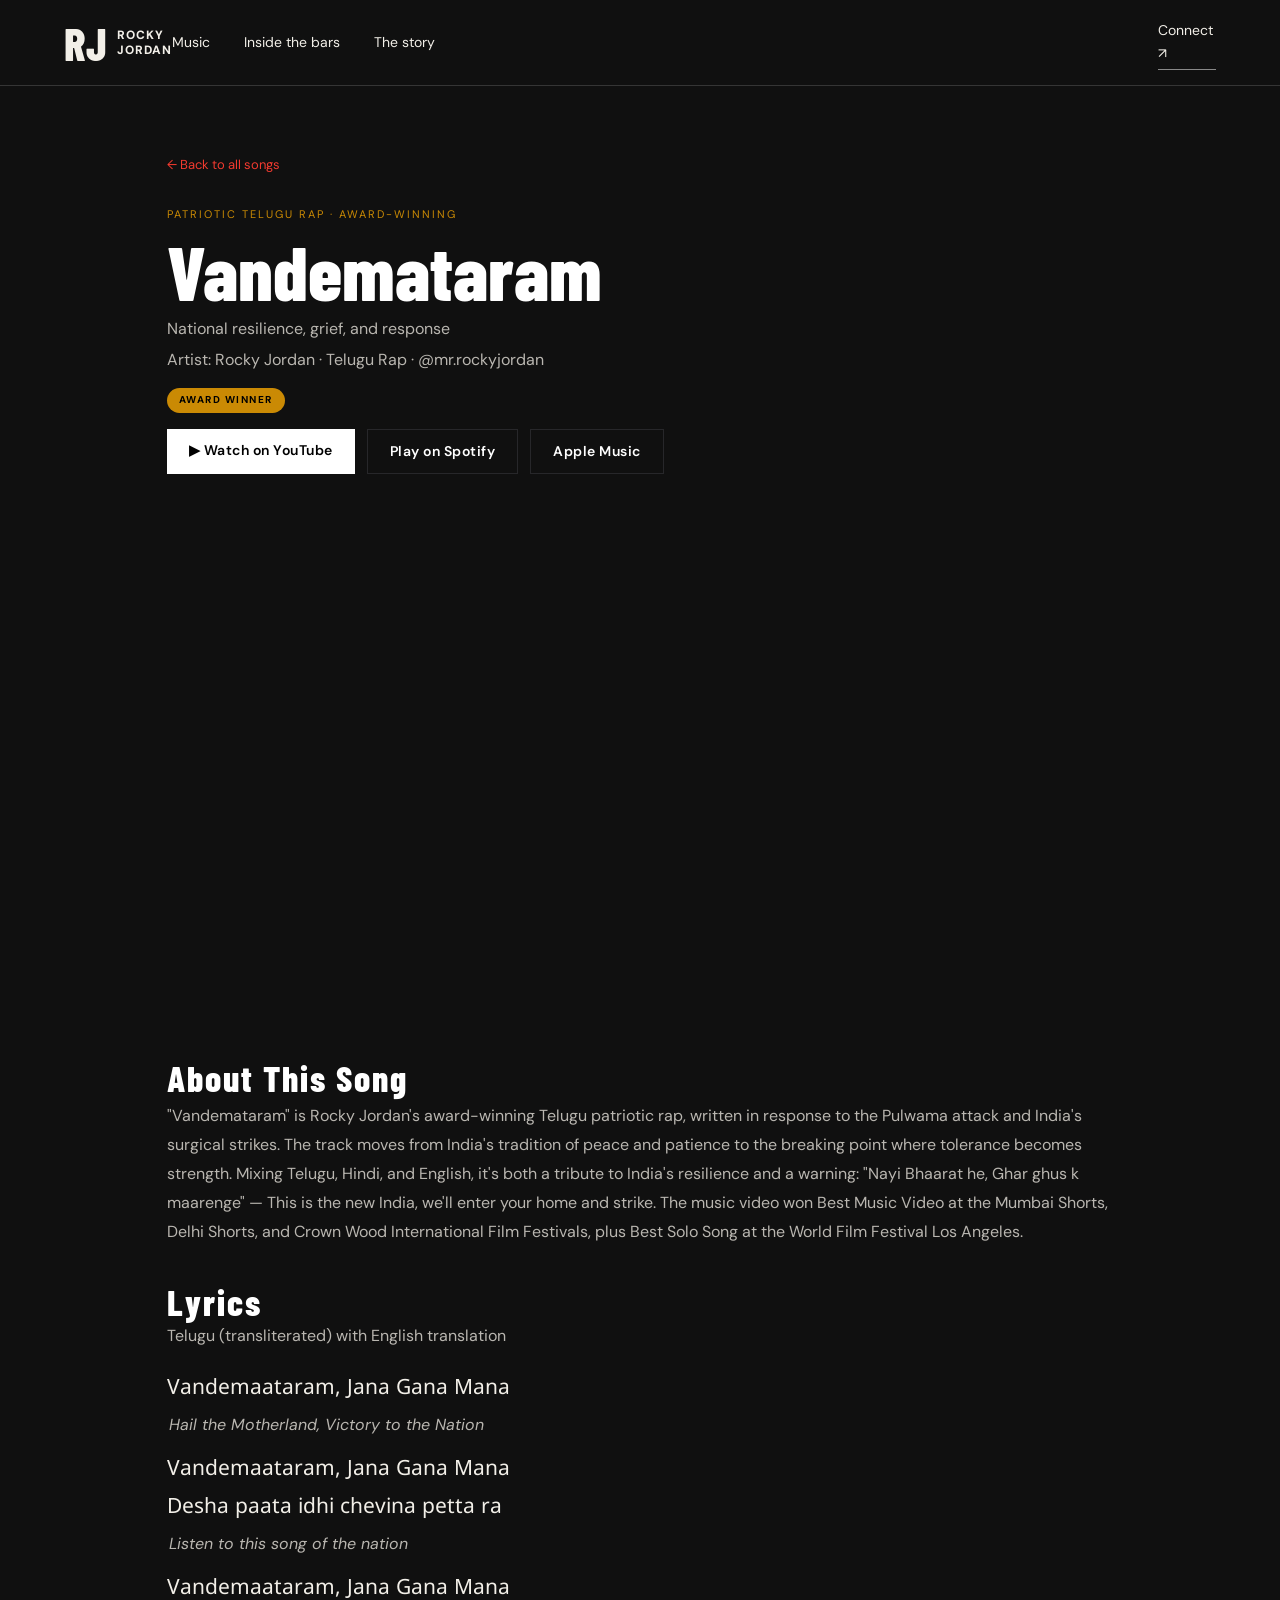
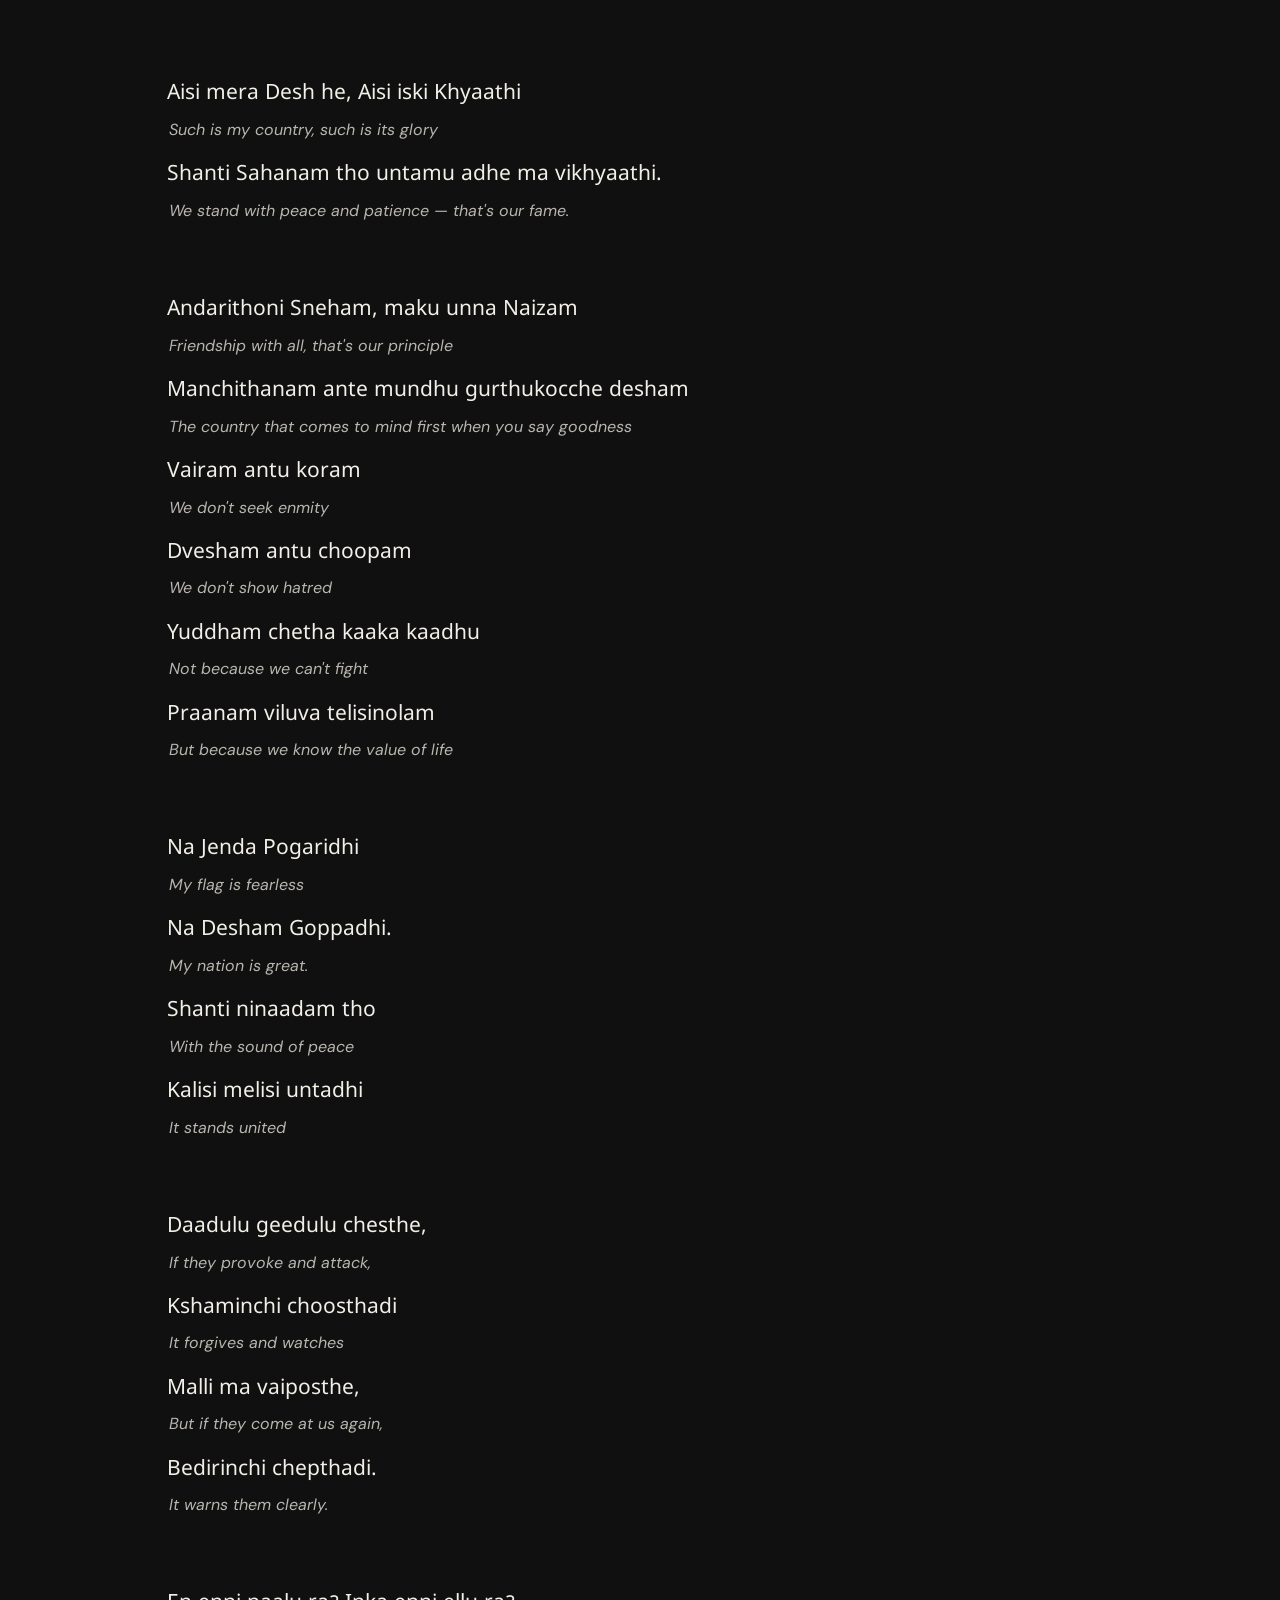
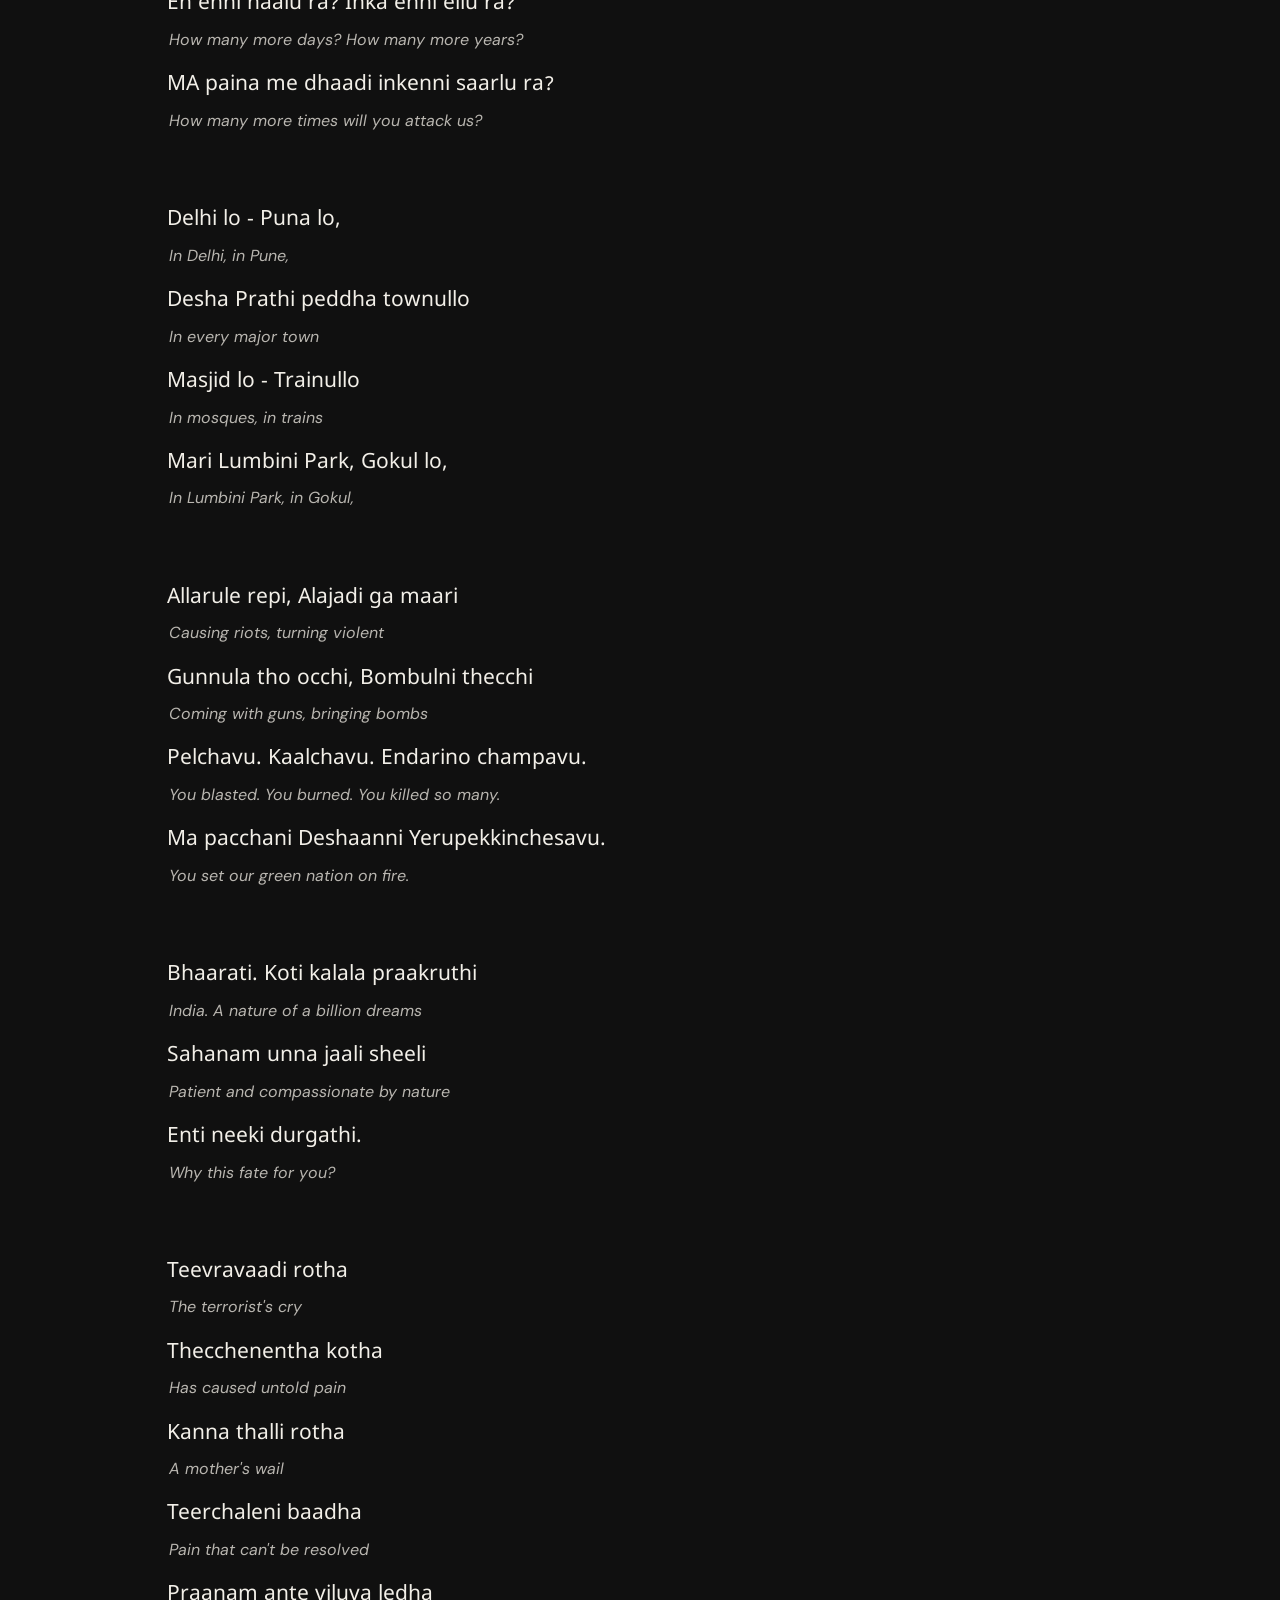
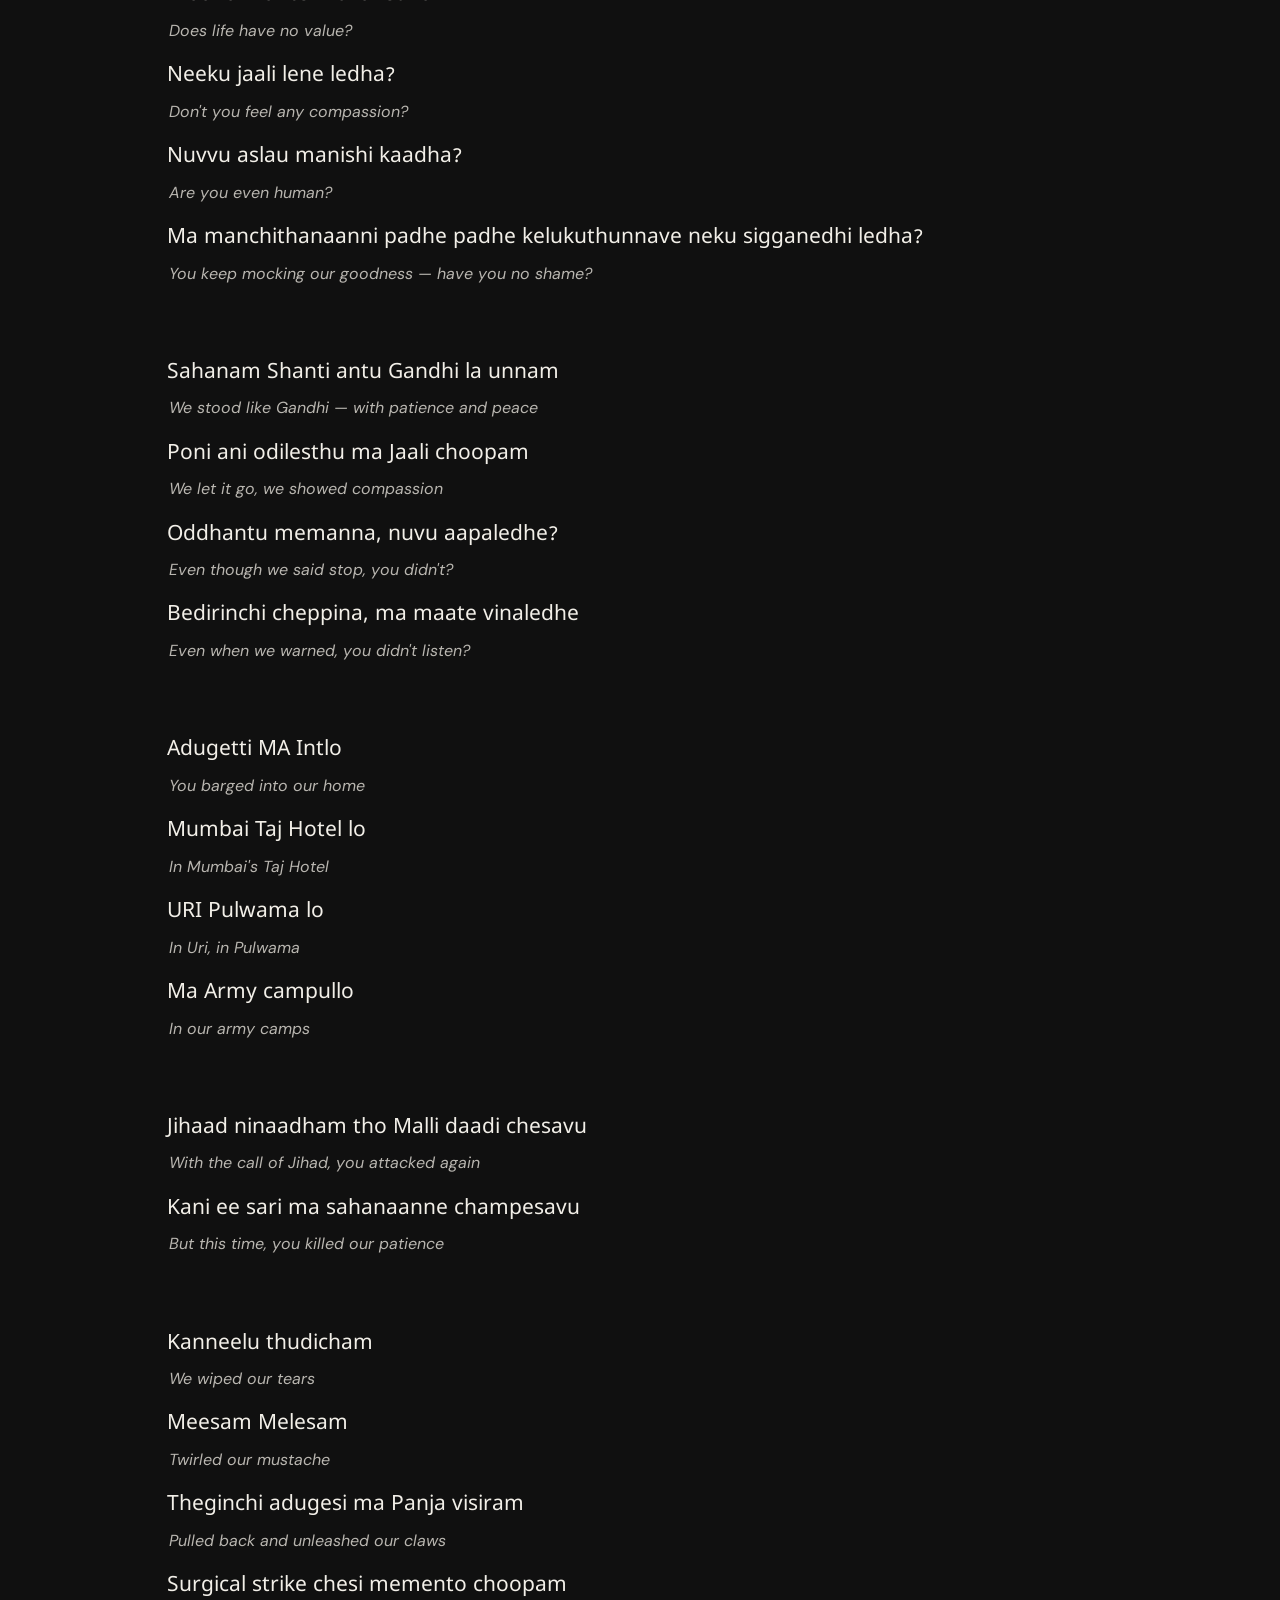
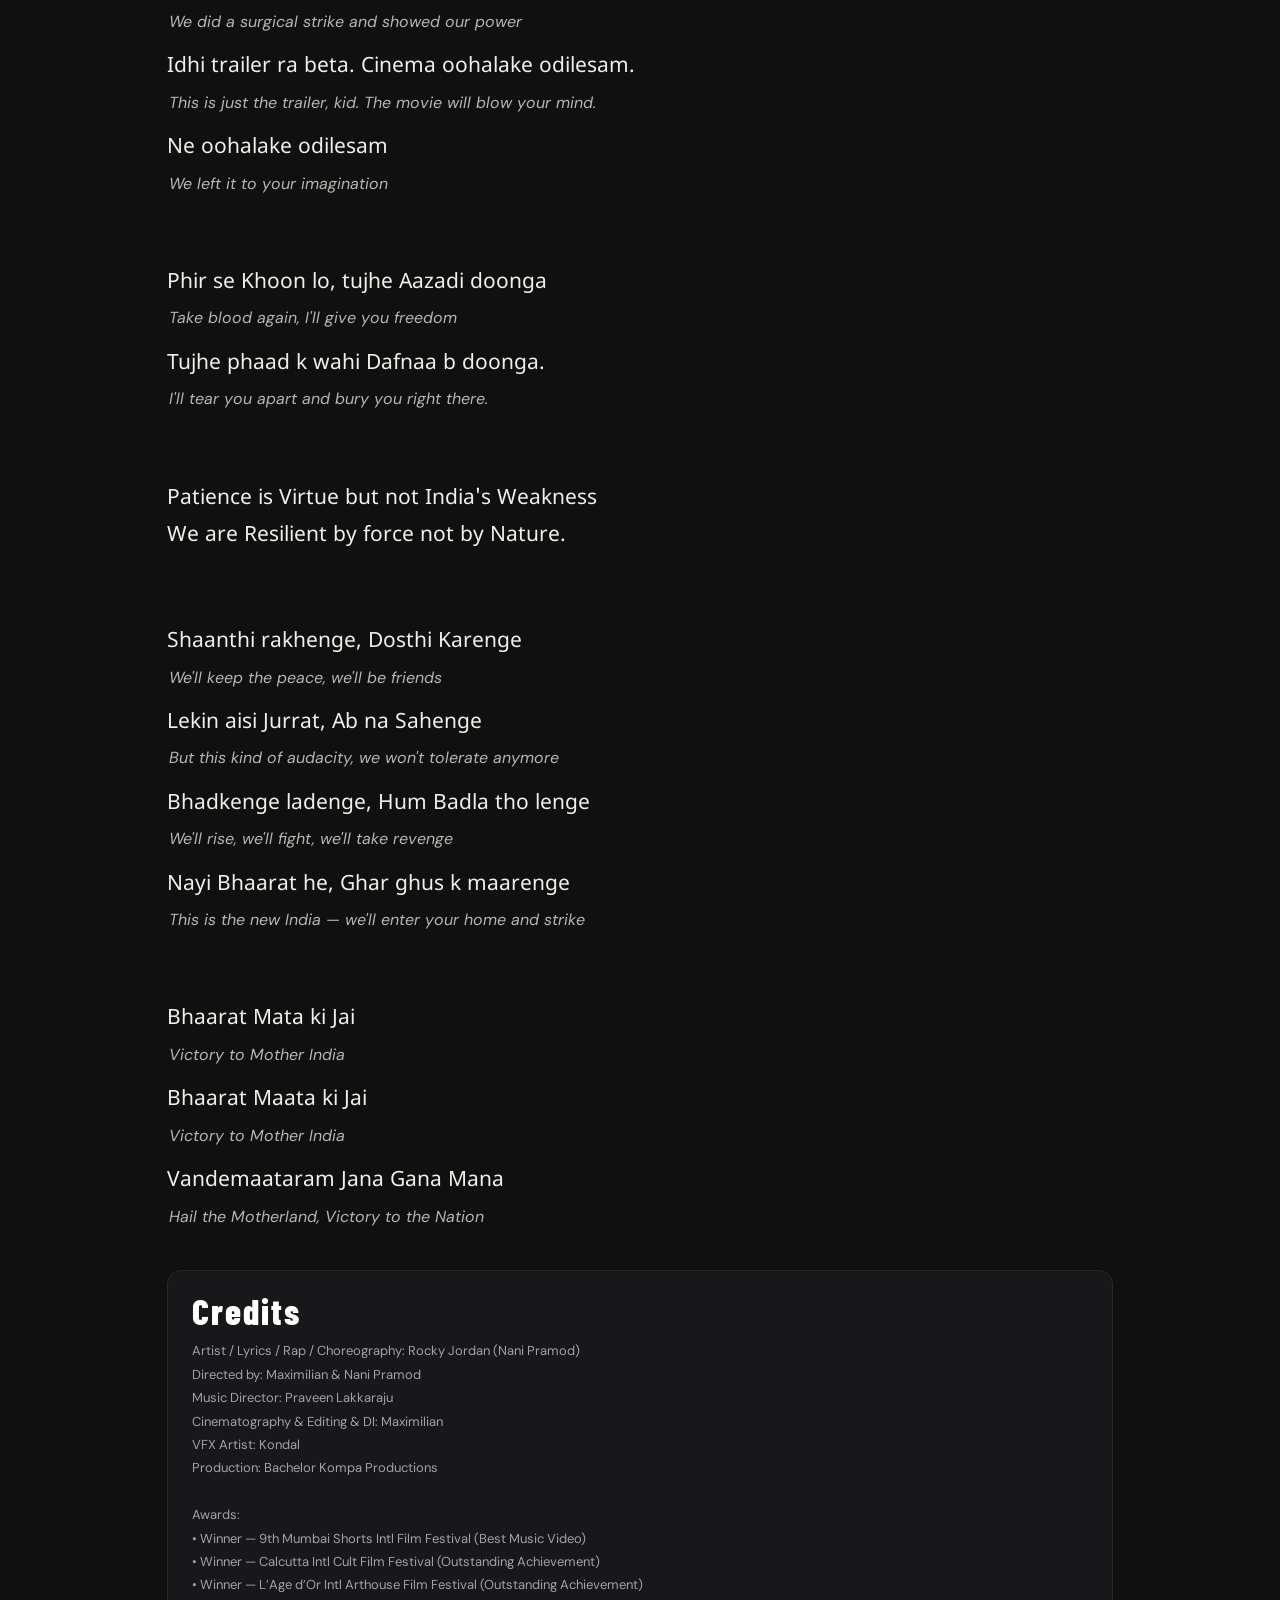
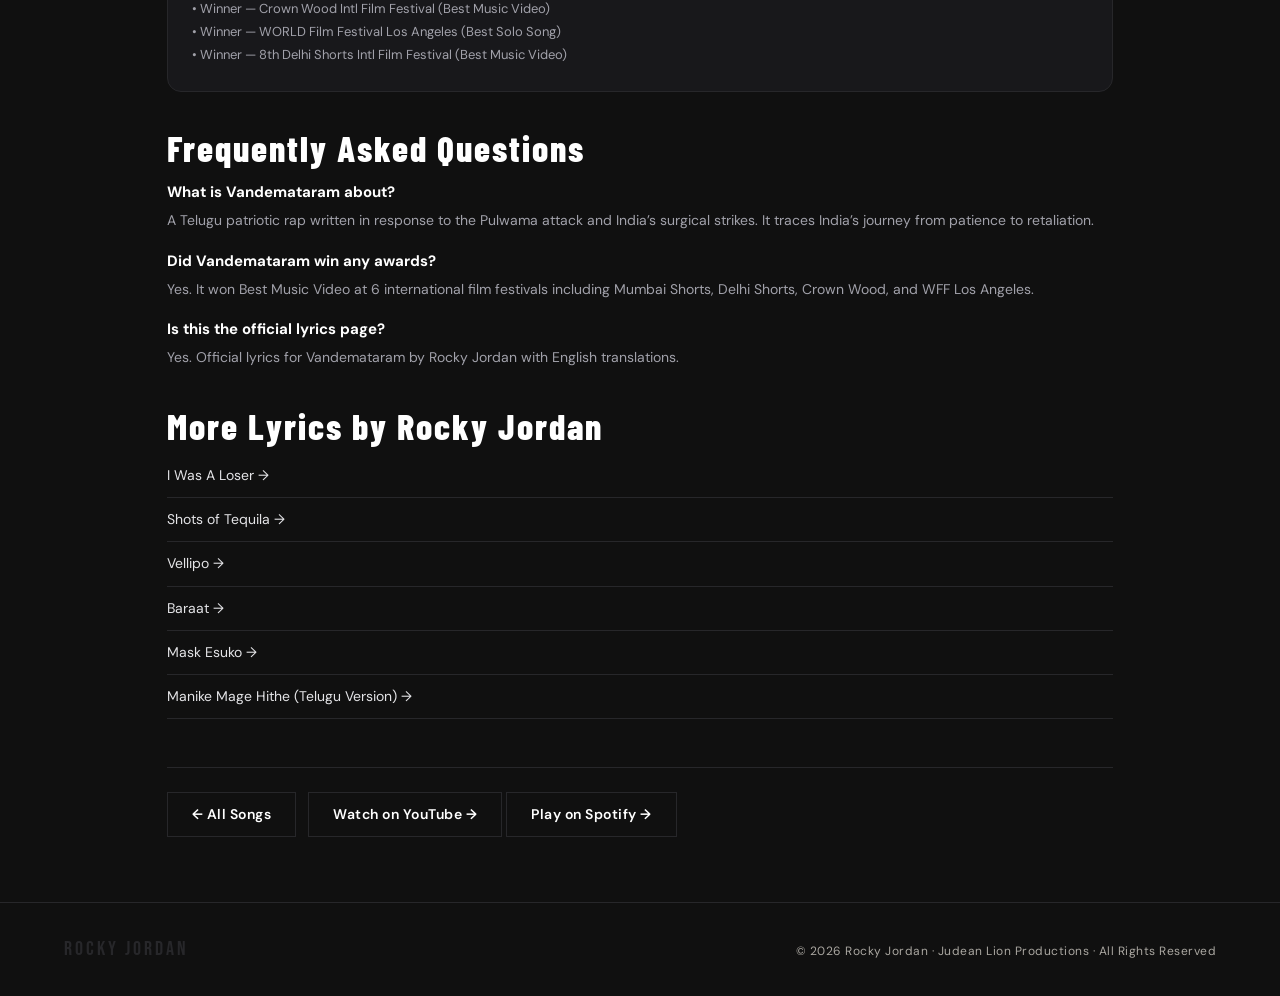
<file: rockyjordan-site/lyrics/vandemataram.html>
<!DOCTYPE html>
<html lang="en">
<head>
<meta charset="UTF-8">
<meta name="viewport" content="width=device-width, initial-scale=1.0">
<title>Vandemataram Lyrics — Rocky Jordan (Telugu Patriotic Rap + English Translation)</title>
<meta name="description" content="Full lyrics and English translation for 'Vandemataram' by Rocky Jordan. Award-winning Telugu patriotic rap about India's resilience after the Pulwama attack, surgical strikes, and national pride. Winner at 6 international film festivals.">
<meta name="keywords" content="Vandemataram lyrics, Vandemataram Telugu, Rocky Jordan Vandemataram, Telugu rap lyrics, Vandemataram English translation, Rocky Jordan lyrics, Telugu hip hop">
<meta property="og:title" content="Vandemataram Lyrics — Rocky Jordan (Telugu Patriotic Rap + English Translation)">
<meta property="og:description" content="Full lyrics and English translation for 'Vandemataram' by Rocky Jordan. Award-winning Telugu patriotic rap about India's resilience after the Pulwama attack, surgical strikes, and national pride. Winner at 6 international film festivals.">
<meta property="og:type" content="music.song">
<link rel="canonical" href="https://rockyjordan.com/lyrics/vandemataram.html">
<link href="https://fonts.googleapis.com/css2?family=Bebas+Neue&family=DM+Sans:wght@400;500;700&family=Noto+Sans+Telugu:wght@400;700&display=swap" rel="stylesheet">
<link rel="stylesheet" href="../style.css">
<meta property="og:image" content="https://rockyjordan.com/images/poster-vandemataram.jpg">
<link rel="stylesheet" href="../editorial.css">
</head>
<body class="track-page">
<header><a class="brand" href="/">RJ<span>ROCKY<br>JORDAN</span></a><nav aria-label="Main navigation"><a href="/#music">Music</a><a href="/#bars">Inside the bars</a><a href="/#story">The story</a></nav><a class="header-cta" href="/#connect">Connect ↗</a></header>

<div class="page-content song-hero">
  <a href="/" class="back">&larr; Back to all songs</a>
  <div style="font-size:11px;letter-spacing:2px;text-transform:uppercase;color:#ca8a04;margin-bottom:8px;">Patriotic Telugu Rap · Award-Winning</div>
  <h1 style="font-family:'Bebas Neue',sans-serif;font-size:clamp(36px,6vw,56px);color:#fff;letter-spacing:2px;line-height:1;">Vandemataram</h1>
  <p style="font-size:14px;color:#71717a;margin-top:8px;">National resilience, grief, and response</p>
  <p style="font-size:13px;color:#71717a;margin-top:4px;">Artist: Rocky Jordan &middot; Telugu Rap &middot; @mr.rockyjordan</p>
  <div style="margin:12px 0"><span style="display:inline-block;background:#ca8a04;color:#000;font-size:10px;font-weight:700;letter-spacing:1.5px;text-transform:uppercase;padding:4px 12px;border-radius:999px;">AWARD WINNER</span></div>

  <div class="song-meta">
    <a href="https://youtu.be/ejcCLl_bj-8" target="_blank" class="btn-pill btn-w">&#9654; Watch on YouTube</a>
    <a href="https://open.spotify.com/track/6ZvpngDhA9vNRN1TZI1qrg" target="_blank" class="btn-pill btn-o">Play on Spotify</a>
    <a href="https://music.apple.com/ca/artist/rocky-jordan/1477024385" target="_blank" class="btn-pill btn-o">Apple Music</a>
  </div>

  <div style="max-width:640px;margin:24px 0 32px;">
    <div style="position:relative;padding-top:56.25%;border-radius:12px;overflow:hidden;">
      <iframe title="Official music video" src="https://www.youtube.com/embed/ejcCLl_bj-8" allowfullscreen loading="lazy" style="position:absolute;top:0;left:0;width:100%;height:100%;border:none;"></iframe>
    </div>
  </div>

  <div style="max-width:640px;margin-bottom:40px;">
    <h2 style="font-family:'Bebas Neue',sans-serif;font-size:24px;letter-spacing:2px;color:#fff;margin-bottom:8px;">About This Song</h2>
    <p style="font-size:14px;color:#a1a1aa;line-height:1.8;">"Vandemataram" is Rocky Jordan's award-winning Telugu patriotic rap, written in response to the Pulwama attack and India's surgical strikes. The track moves from India's tradition of peace and patience to the breaking point where tolerance becomes strength. Mixing Telugu, Hindi, and English, it's both a tribute to India's resilience and a warning: "Nayi Bhaarat he, Ghar ghus k maarenge" — This is the new India, we'll enter your home and strike. The music video won Best Music Video at the Mumbai Shorts, Delhi Shorts, and Crown Wood International Film Festivals, plus Best Solo Song at the World Film Festival Los Angeles.</p>
  </div>

  <h2 style="font-family:'Bebas Neue',sans-serif;font-size:28px;letter-spacing:2px;color:#fff;margin-bottom:4px;">Lyrics</h2>
  <p style="font-size:12px;color:#71717a;margin-bottom:24px;">Telugu (transliterated) with English translation</p>
  <div style="max-width:640px;">
<div class="lyric-line">Vandemaataram, Jana Gana Mana</div>
<div class="lyric-trans">Hail the Motherland, Victory to the Nation</div>
<div class="lyric-line">Vandemaataram, Jana Gana Mana</div>
<div class="lyric-line">Desha paata idhi chevina petta ra</div>
<div class="lyric-trans">Listen to this song of the nation</div>
<div class="lyric-line">Vandemaataram, Jana Gana Mana</div>
<div class="lyric-break"></div><div class="lyric-line">Aisi mera Desh he, Aisi iski Khyaathi</div>
<div class="lyric-trans">Such is my country, such is its glory</div>
<div class="lyric-line">Shanti Sahanam tho untamu adhe ma vikhyaathi.</div>
<div class="lyric-trans">We stand with peace and patience — that's our fame.</div>
<div class="lyric-break"></div><div class="lyric-line">Andarithoni Sneham, maku unna Naizam</div>
<div class="lyric-trans">Friendship with all, that's our principle</div>
<div class="lyric-line">Manchithanam ante mundhu gurthukocche desham</div>
<div class="lyric-trans">The country that comes to mind first when you say goodness</div>
<div class="lyric-line">Vairam antu koram</div>
<div class="lyric-trans">We don't seek enmity</div>
<div class="lyric-line">Dvesham antu choopam</div>
<div class="lyric-trans">We don't show hatred</div>
<div class="lyric-line">Yuddham chetha kaaka kaadhu</div>
<div class="lyric-trans">Not because we can't fight</div>
<div class="lyric-line">Praanam viluva telisinolam</div>
<div class="lyric-trans">But because we know the value of life</div>
<div class="lyric-break"></div><div class="lyric-line">Na Jenda Pogaridhi</div>
<div class="lyric-trans">My flag is fearless</div>
<div class="lyric-line">Na Desham Goppadhi.</div>
<div class="lyric-trans">My nation is great.</div>
<div class="lyric-line">Shanti ninaadam tho</div>
<div class="lyric-trans">With the sound of peace</div>
<div class="lyric-line">Kalisi melisi untadhi</div>
<div class="lyric-trans">It stands united</div>
<div class="lyric-break"></div><div class="lyric-line">Daadulu geedulu chesthe,</div>
<div class="lyric-trans">If they provoke and attack,</div>
<div class="lyric-line">Kshaminchi choosthadi</div>
<div class="lyric-trans">It forgives and watches</div>
<div class="lyric-line">Malli ma vaiposthe,</div>
<div class="lyric-trans">But if they come at us again,</div>
<div class="lyric-line">Bedirinchi chepthadi.</div>
<div class="lyric-trans">It warns them clearly.</div>
<div class="lyric-break"></div><div class="lyric-line">En enni naalu ra? Inka enni ellu ra?</div>
<div class="lyric-trans">How many more days? How many more years?</div>
<div class="lyric-line">MA paina me dhaadi inkenni saarlu ra?</div>
<div class="lyric-trans">How many more times will you attack us?</div>
<div class="lyric-break"></div><div class="lyric-line">Delhi lo - Puna lo,</div>
<div class="lyric-trans">In Delhi, in Pune,</div>
<div class="lyric-line">Desha Prathi peddha townullo</div>
<div class="lyric-trans">In every major town</div>
<div class="lyric-line">Masjid lo - Trainullo</div>
<div class="lyric-trans">In mosques, in trains</div>
<div class="lyric-line">Mari Lumbini Park, Gokul lo,</div>
<div class="lyric-trans">In Lumbini Park, in Gokul,</div>
<div class="lyric-break"></div><div class="lyric-line">Allarule repi, Alajadi ga maari</div>
<div class="lyric-trans">Causing riots, turning violent</div>
<div class="lyric-line">Gunnula tho occhi, Bombulni thecchi</div>
<div class="lyric-trans">Coming with guns, bringing bombs</div>
<div class="lyric-line">Pelchavu. Kaalchavu. Endarino champavu.</div>
<div class="lyric-trans">You blasted. You burned. You killed so many.</div>
<div class="lyric-line">Ma pacchani Deshaanni Yerupekkinchesavu.</div>
<div class="lyric-trans">You set our green nation on fire.</div>
<div class="lyric-break"></div><div class="lyric-line">Bhaarati. Koti kalala praakruthi</div>
<div class="lyric-trans">India. A nature of a billion dreams</div>
<div class="lyric-line">Sahanam unna jaali sheeli</div>
<div class="lyric-trans">Patient and compassionate by nature</div>
<div class="lyric-line">Enti neeki durgathi.</div>
<div class="lyric-trans">Why this fate for you?</div>
<div class="lyric-break"></div><div class="lyric-line">Teevravaadi rotha</div>
<div class="lyric-trans">The terrorist's cry</div>
<div class="lyric-line">Thecchenentha kotha</div>
<div class="lyric-trans">Has caused untold pain</div>
<div class="lyric-line">Kanna thalli rotha</div>
<div class="lyric-trans">A mother's wail</div>
<div class="lyric-line">Teerchaleni baadha</div>
<div class="lyric-trans">Pain that can't be resolved</div>
<div class="lyric-line">Praanam ante viluva ledha</div>
<div class="lyric-trans">Does life have no value?</div>
<div class="lyric-line">Neeku jaali lene ledha?</div>
<div class="lyric-trans">Don't you feel any compassion?</div>
<div class="lyric-line">Nuvvu aslau manishi kaadha?</div>
<div class="lyric-trans">Are you even human?</div>
<div class="lyric-line">Ma manchithanaanni padhe padhe kelukuthunnave neku sigganedhi ledha?</div>
<div class="lyric-trans">You keep mocking our goodness — have you no shame?</div>
<div class="lyric-break"></div><div class="lyric-line">Sahanam Shanti antu Gandhi la unnam</div>
<div class="lyric-trans">We stood like Gandhi — with patience and peace</div>
<div class="lyric-line">Poni ani odilesthu ma Jaali choopam</div>
<div class="lyric-trans">We let it go, we showed compassion</div>
<div class="lyric-line">Oddhantu memanna, nuvu aapaledhe?</div>
<div class="lyric-trans">Even though we said stop, you didn't?</div>
<div class="lyric-line">Bedirinchi cheppina, ma maate vinaledhe</div>
<div class="lyric-trans">Even when we warned, you didn't listen?</div>
<div class="lyric-break"></div><div class="lyric-line">Adugetti MA Intlo</div>
<div class="lyric-trans">You barged into our home</div>
<div class="lyric-line">Mumbai Taj Hotel lo</div>
<div class="lyric-trans">In Mumbai's Taj Hotel</div>
<div class="lyric-line">URI Pulwama lo</div>
<div class="lyric-trans">In Uri, in Pulwama</div>
<div class="lyric-line">Ma Army campullo</div>
<div class="lyric-trans">In our army camps</div>
<div class="lyric-break"></div><div class="lyric-line">Jihaad ninaadham tho Malli daadi chesavu</div>
<div class="lyric-trans">With the call of Jihad, you attacked again</div>
<div class="lyric-line">Kani ee sari ma sahanaanne champesavu</div>
<div class="lyric-trans">But this time, you killed our patience</div>
<div class="lyric-break"></div><div class="lyric-line">Kanneelu thudicham</div>
<div class="lyric-trans">We wiped our tears</div>
<div class="lyric-line">Meesam Melesam</div>
<div class="lyric-trans">Twirled our mustache</div>
<div class="lyric-line">Theginchi adugesi ma Panja visiram</div>
<div class="lyric-trans">Pulled back and unleashed our claws</div>
<div class="lyric-line">Surgical strike chesi memento choopam</div>
<div class="lyric-trans">We did a surgical strike and showed our power</div>
<div class="lyric-line">Idhi trailer ra beta. Cinema oohalake odilesam.</div>
<div class="lyric-trans">This is just the trailer, kid. The movie will blow your mind.</div>
<div class="lyric-line">Ne oohalake odilesam</div>
<div class="lyric-trans">We left it to your imagination</div>
<div class="lyric-break"></div><div class="lyric-line">Phir se Khoon lo, tujhe Aazadi doonga</div>
<div class="lyric-trans">Take blood again, I'll give you freedom</div>
<div class="lyric-line">Tujhe phaad k wahi Dafnaa b doonga.</div>
<div class="lyric-trans">I'll tear you apart and bury you right there.</div>
<div class="lyric-break"></div><div class="lyric-line">Patience is Virtue but not India's Weakness</div>
<div class="lyric-line">We are Resilient by force not by Nature.</div>
<div class="lyric-break"></div><div class="lyric-line">Shaanthi rakhenge, Dosthi Karenge</div>
<div class="lyric-trans">We'll keep the peace, we'll be friends</div>
<div class="lyric-line">Lekin aisi Jurrat, Ab na Sahenge</div>
<div class="lyric-trans">But this kind of audacity, we won't tolerate anymore</div>
<div class="lyric-line">Bhadkenge ladenge, Hum Badla tho lenge</div>
<div class="lyric-trans">We'll rise, we'll fight, we'll take revenge</div>
<div class="lyric-line">Nayi Bhaarat he, Ghar ghus k maarenge</div>
<div class="lyric-trans">This is the new India — we'll enter your home and strike</div>
<div class="lyric-break"></div><div class="lyric-line">Bhaarat Mata ki Jai</div>
<div class="lyric-trans">Victory to Mother India</div>
<div class="lyric-line">Bhaarat Maata ki Jai</div>
<div class="lyric-trans">Victory to Mother India</div>
<div class="lyric-line">Vandemaataram Jana Gana Mana</div>
<div class="lyric-trans">Hail the Motherland, Victory to the Nation</div>

  </div>

  
  <!-- Credits -->
  <div style="max-width:640px;margin-top:40px;padding:24px;background:#18181b;border:1px solid #27272a;border-radius:14px;">
    <h2 style="font-family:'Bebas Neue',sans-serif;font-size:22px;letter-spacing:2px;color:#fff;margin-bottom:12px;">Credits</h2>
    <pre style="font-size:13px;color:#a1a1aa;line-height:1.8;white-space:pre-wrap;font-family:'DM Sans',sans-serif;margin:0;">Artist / Lyrics / Rap / Choreography: Rocky Jordan (Nani Pramod)
Directed by: Maximilian & Nani Pramod
Music Director: Praveen Lakkaraju
Cinematography & Editing & DI: Maximilian
VFX Artist: Kondal
Production: Bachelor Kompa Productions

Awards:
• Winner — 9th Mumbai Shorts Intl Film Festival (Best Music Video)
• Winner — Calcutta Intl Cult Film Festival (Outstanding Achievement)
• Winner — L’Age d’Or Intl Arthouse Film Festival (Outstanding Achievement)
• Winner — Crown Wood Intl Film Festival (Best Music Video)
• Winner — WORLD Film Festival Los Angeles (Best Solo Song)
• Winner — 8th Delhi Shorts Intl Film Festival (Best Music Video)</pre>
  </div>

  <div style="max-width:640px;margin-top:40px;"><h2 style="font-family:Bebas Neue,sans-serif;font-size:24px;letter-spacing:2px;color:#fff;margin-bottom:16px;">Frequently Asked Questions</h2><div style="margin-bottom:16px;"><div style="font-size:15px;font-weight:700;color:#fff;margin-bottom:4px;">What is Vandemataram about?</div><div style="font-size:14px;color:#a1a1aa;line-height:1.7;">A Telugu patriotic rap written in response to the Pulwama attack and India’s surgical strikes. It traces India’s journey from patience to retaliation.</div></div><div style="margin-bottom:16px;"><div style="font-size:15px;font-weight:700;color:#fff;margin-bottom:4px;">Did Vandemataram win any awards?</div><div style="font-size:14px;color:#a1a1aa;line-height:1.7;">Yes. It won Best Music Video at 6 international film festivals including Mumbai Shorts, Delhi Shorts, Crown Wood, and WFF Los Angeles.</div></div><div style="margin-bottom:16px;"><div style="font-size:15px;font-weight:700;color:#fff;margin-bottom:4px;">Is this the official lyrics page?</div><div style="font-size:14px;color:#a1a1aa;line-height:1.7;">Yes. Official lyrics for Vandemataram by Rocky Jordan with English translations.</div></div></div>

  <!-- More Lyrics -->
  <div style="max-width:640px;margin-top:40px;">
    <h2 style="font-family:'Bebas Neue',sans-serif;font-size:22px;letter-spacing:2px;color:#fff;margin-bottom:12px;">More Lyrics by Rocky Jordan</h2>
    <div>
      <a href="i-was-a-loser.html" style="display:block;padding:10px 0;border-bottom:1px solid #27272a;text-decoration:none;color:#e4e4e7;font-size:14px;">I Was A Loser &rarr;</a>
            <a href="shots-of-tequila.html" style="display:block;padding:10px 0;border-bottom:1px solid #27272a;text-decoration:none;color:#e4e4e7;font-size:14px;">Shots of Tequila &rarr;</a>
            <a href="vellipo.html" style="display:block;padding:10px 0;border-bottom:1px solid #27272a;text-decoration:none;color:#e4e4e7;font-size:14px;">Vellipo &rarr;</a>
            <a href="baraat.html" style="display:block;padding:10px 0;border-bottom:1px solid #27272a;text-decoration:none;color:#e4e4e7;font-size:14px;">Baraat &rarr;</a>
            <a href="mask-esuko.html" style="display:block;padding:10px 0;border-bottom:1px solid #27272a;text-decoration:none;color:#e4e4e7;font-size:14px;">Mask Esuko &rarr;</a>
            <a href="manike-mage-hithe.html" style="display:block;padding:10px 0;border-bottom:1px solid #27272a;text-decoration:none;color:#e4e4e7;font-size:14px;">Manike Mage Hithe (Telugu Version) &rarr;</a>
    </div>
  </div>


  <div style="margin-top:48px;padding-top:24px;border-top:1px solid #27272a;">
    <a href="/" class="btn-pill btn-o" style="margin-right:8px;">&larr; All Songs</a>
    <a href="https://youtu.be/ejcCLl_bj-8" target="_blank" class="btn-pill btn-o">Watch on YouTube &rarr;</a>
    <a href="https://open.spotify.com/track/6ZvpngDhA9vNRN1TZI1qrg" target="_blank" class="btn-pill btn-o">Play on Spotify &rarr;</a>
  </div>
</div>

<footer>
<div class="flogo">ROCKY JORDAN</div>
<p>&copy; 2026 Rocky Jordan &middot; Judean Lion Productions &middot; All Rights Reserved</p>
</footer>

<script type="application/ld+json">
{
  "@context":"https://schema.org",
  "@type":"MusicComposition",
  "name":"Vandemataram",
  "composer":{"@type":"Person","name":"Rocky Jordan"},
  "inLanguage":"te",
  "genre":"Telugu Rap",
  "url":"https://rockyjordan.com/lyrics/vandemataram.html"
}
</script>
</body>
</html>
</file>
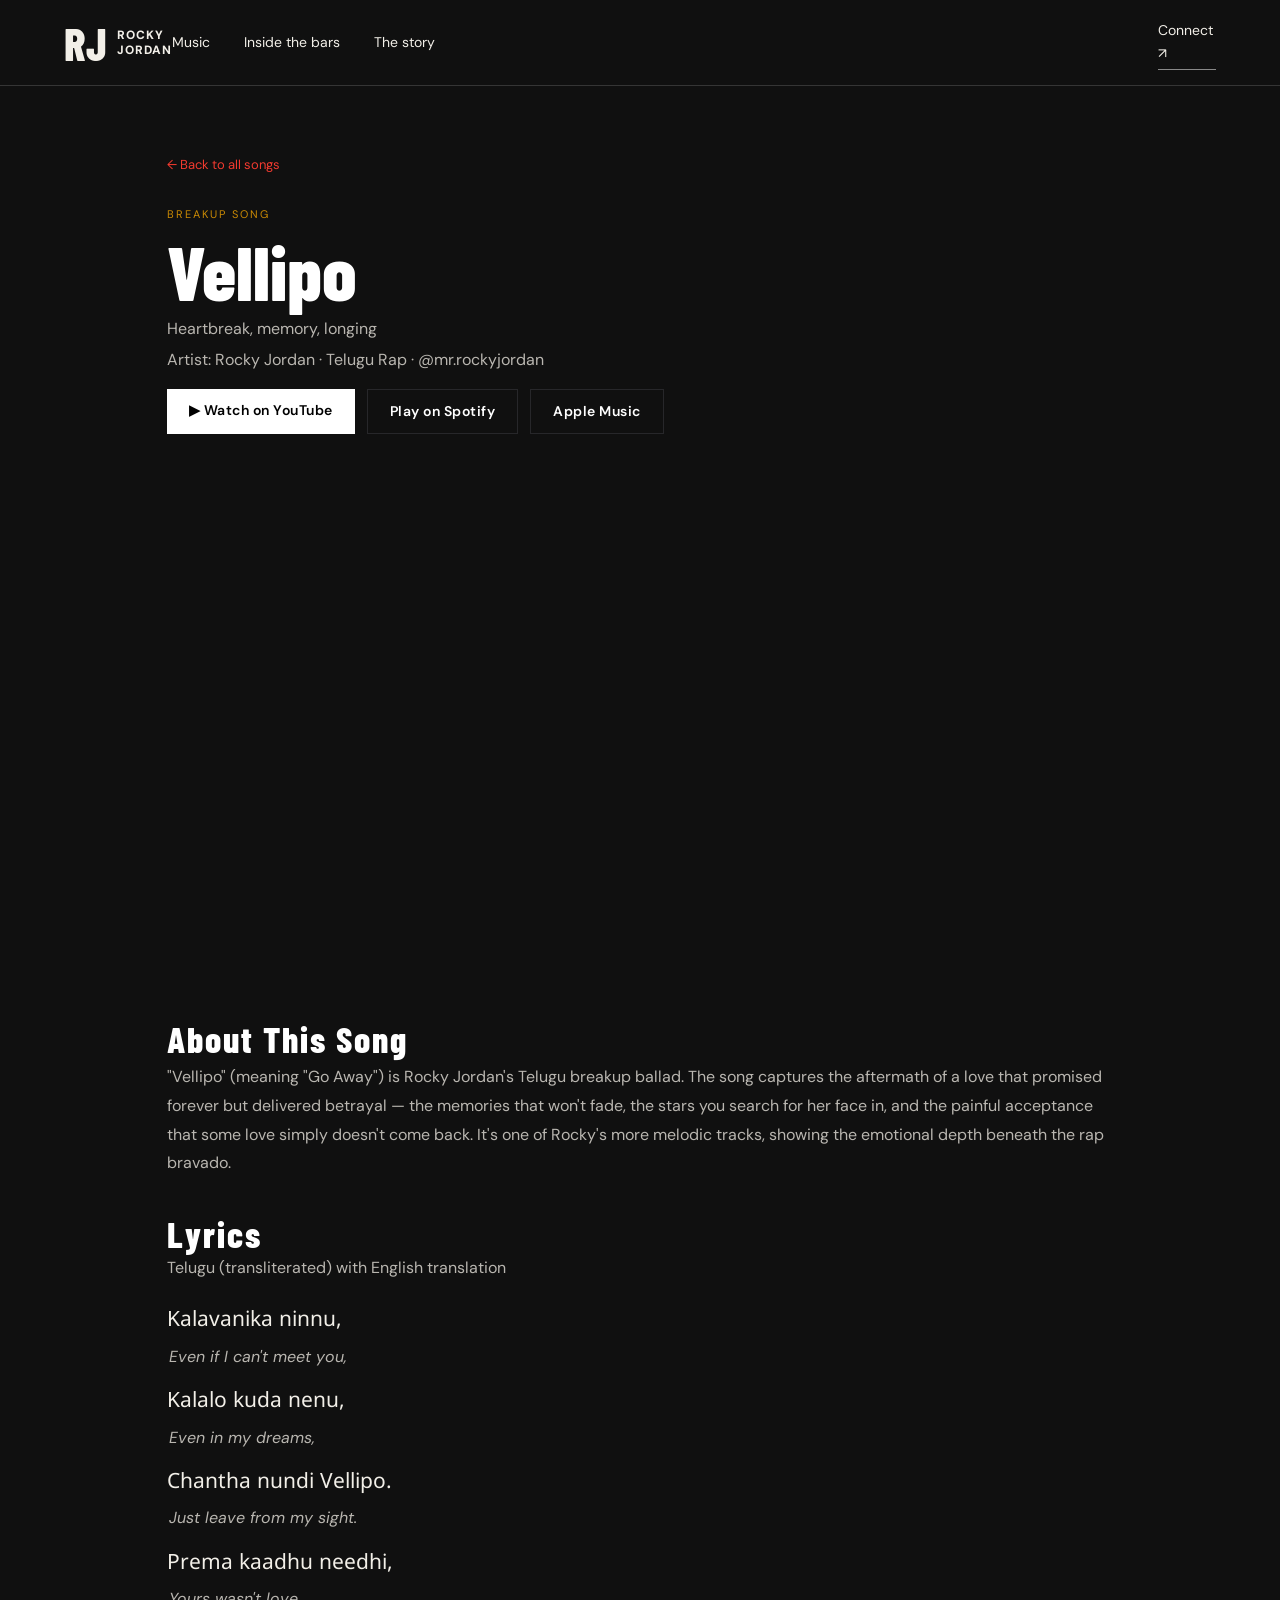
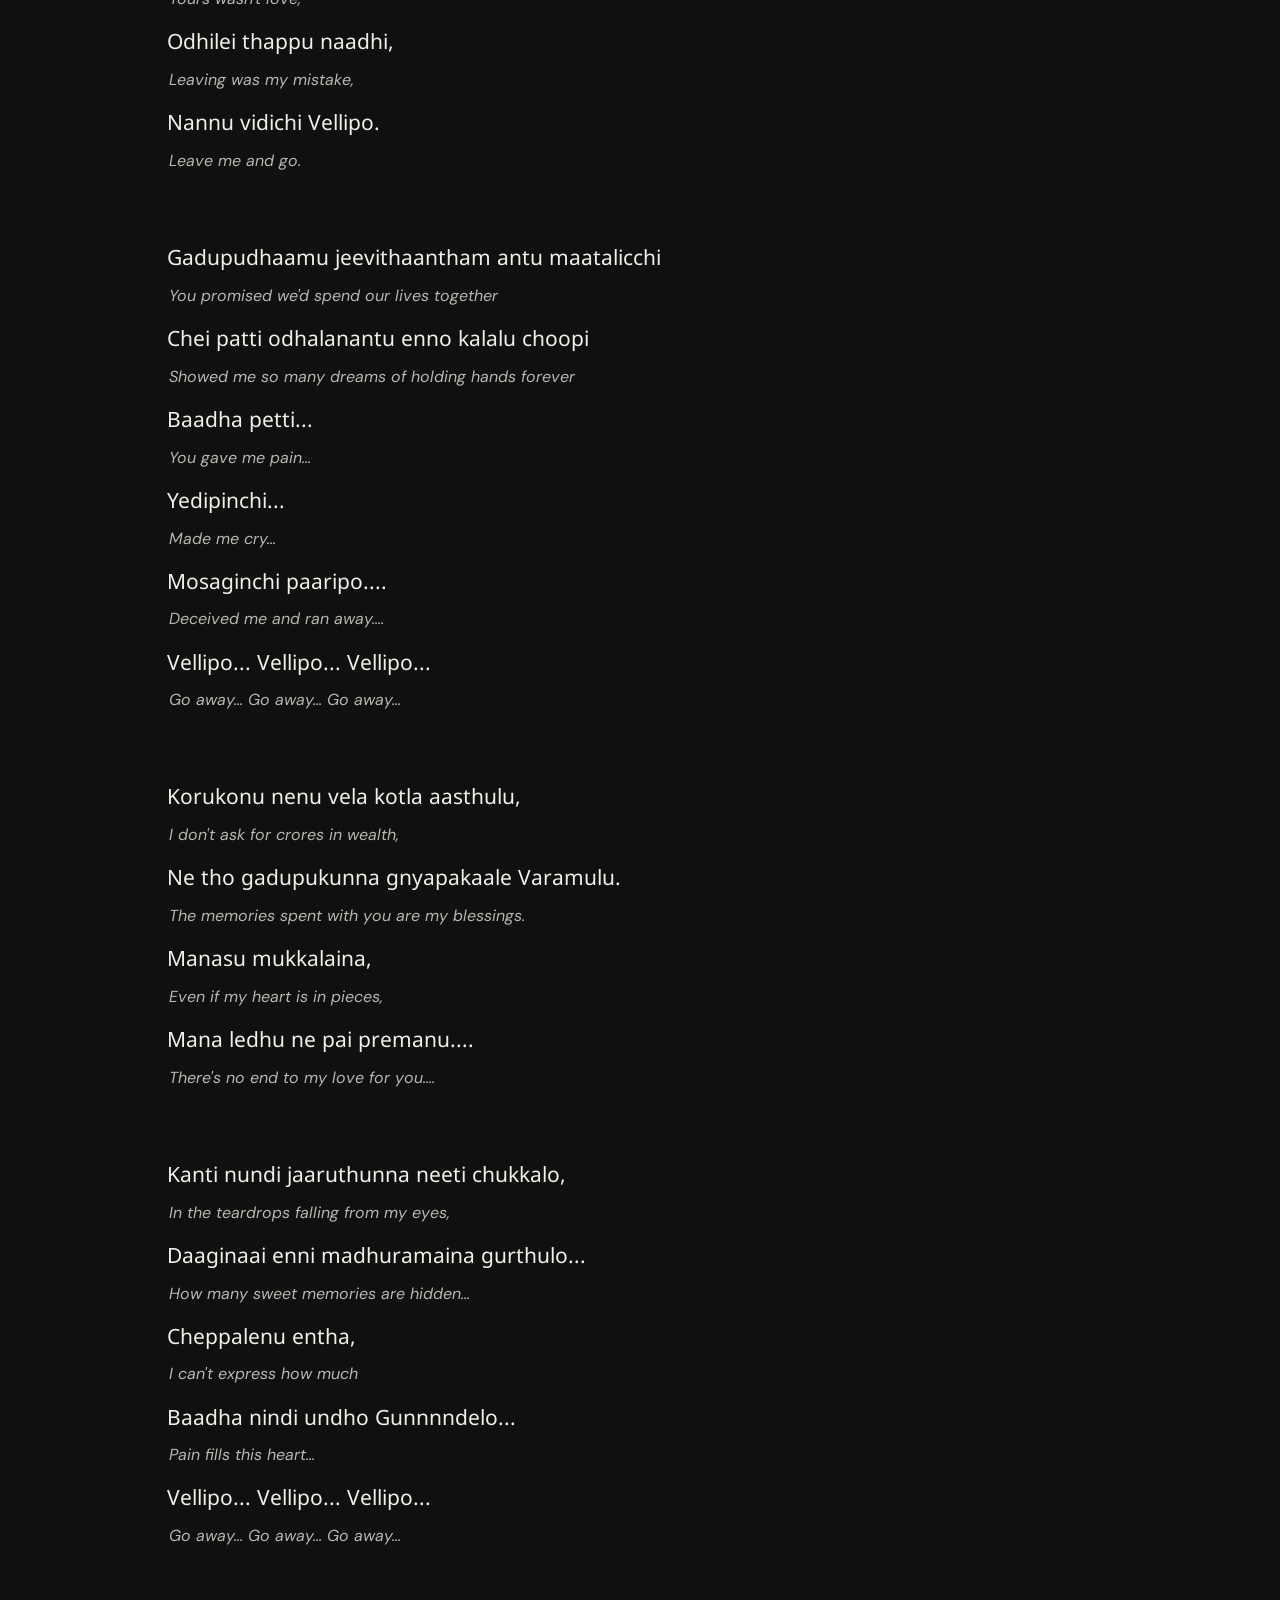
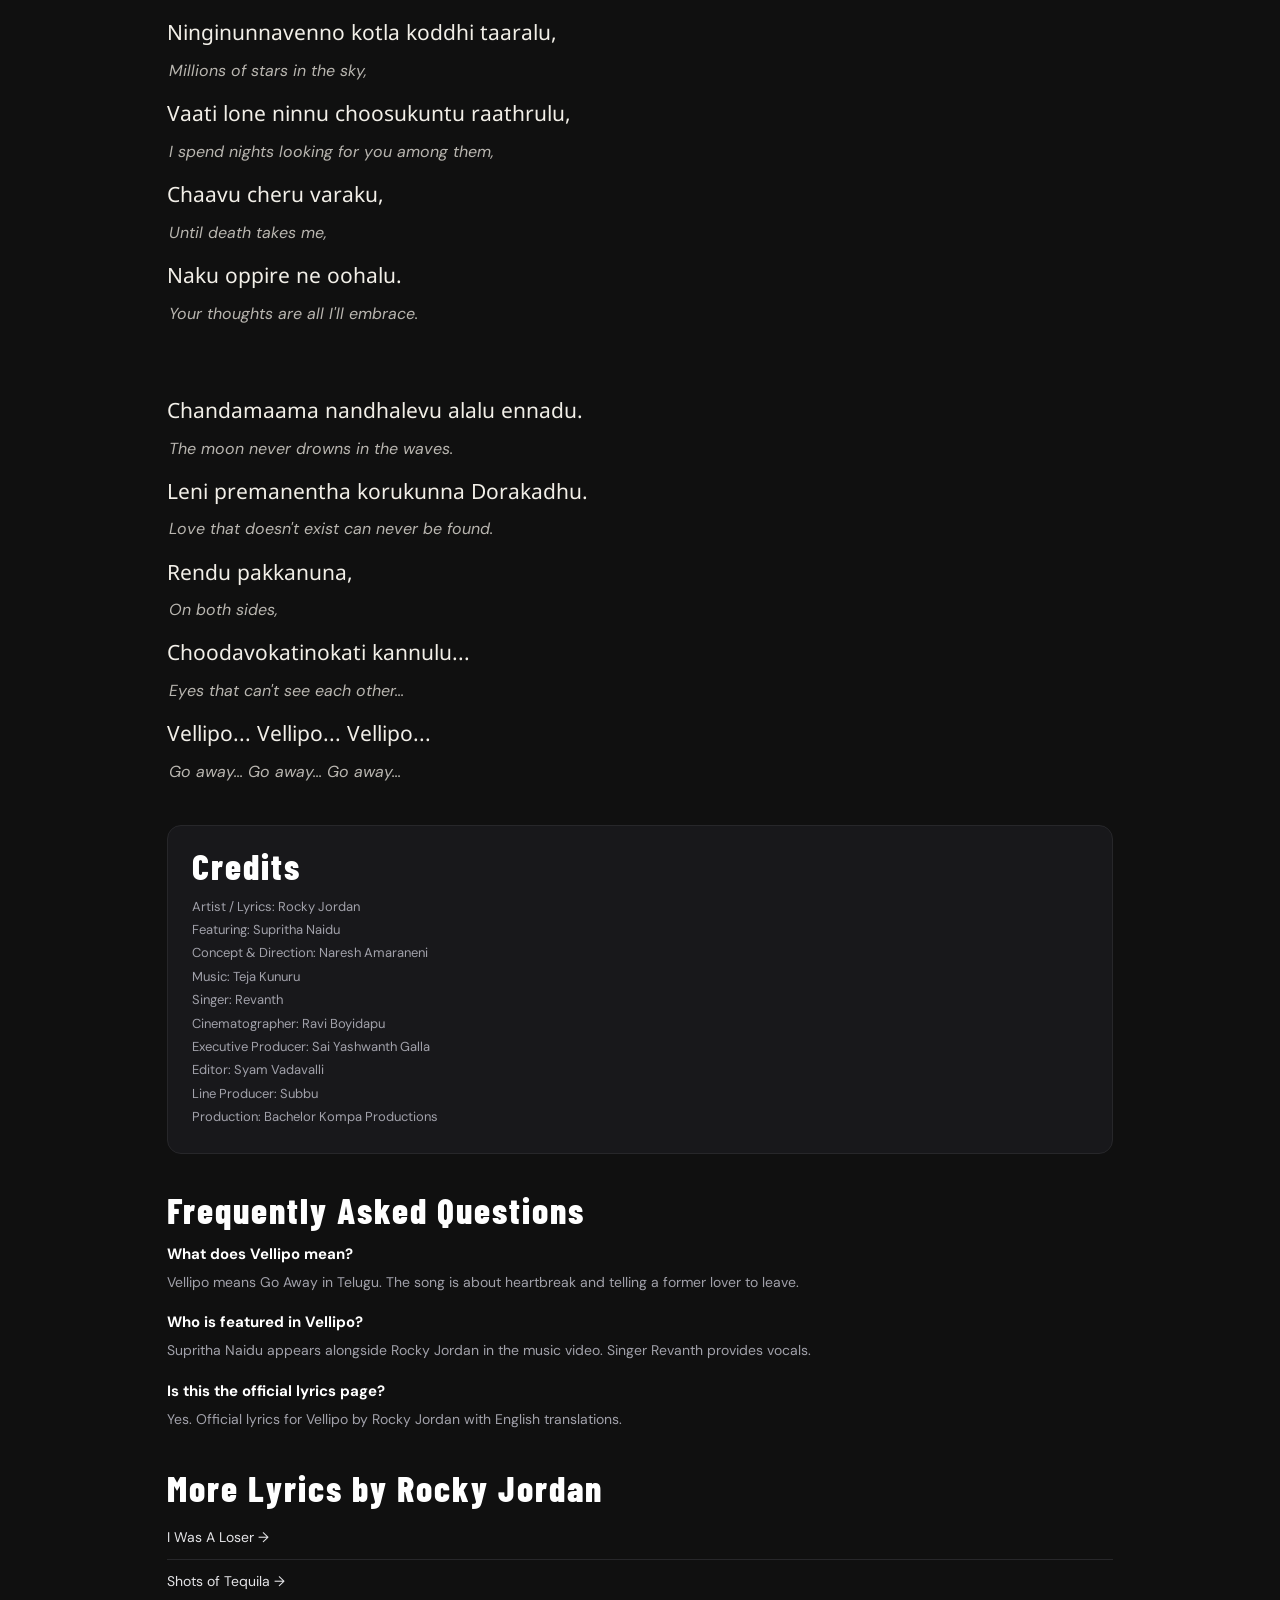
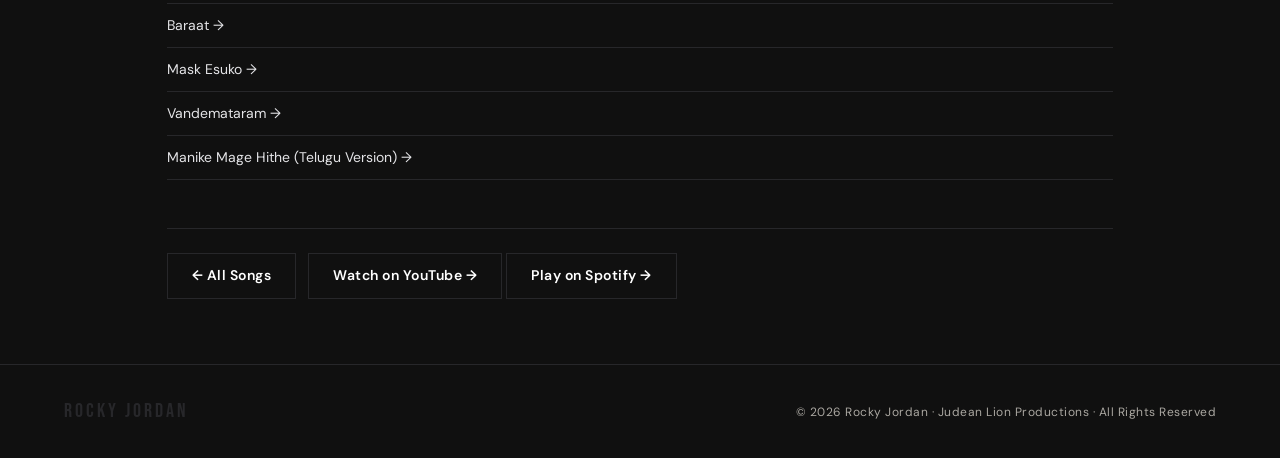
<file: rockyjordan-site/lyrics/vellipo.html>
<!DOCTYPE html>
<html lang="en">
<head>
<meta charset="UTF-8">
<meta name="viewport" content="width=device-width, initial-scale=1.0">
<title>Vellipo Lyrics — Rocky Jordan (Telugu Rap Love Song + English Translation)</title>
<meta name="description" content="Full lyrics and English translation for 'Vellipo' by Rocky Jordan. Telugu rap breakup song about heartbreak, memory, and longing.">
<meta name="keywords" content="Vellipo lyrics, Vellipo Telugu, Rocky Jordan Vellipo, Telugu rap lyrics, Vellipo English translation, Rocky Jordan lyrics, Telugu hip hop">
<meta property="og:title" content="Vellipo Lyrics — Rocky Jordan (Telugu Rap Love Song + English Translation)">
<meta property="og:description" content="Full lyrics and English translation for 'Vellipo' by Rocky Jordan. Telugu rap breakup song about heartbreak, memory, and longing.">
<meta property="og:type" content="music.song">
<link rel="canonical" href="https://rockyjordan.com/lyrics/vellipo.html">
<link href="https://fonts.googleapis.com/css2?family=Bebas+Neue&family=DM+Sans:wght@400;500;700&family=Noto+Sans+Telugu:wght@400;700&display=swap" rel="stylesheet">
<link rel="stylesheet" href="../style.css">
<meta property="og:image" content="https://rockyjordan.com/images/poster-vellipo.jpg">
<link rel="stylesheet" href="../editorial.css">
</head>
<body class="track-page">
<header><a class="brand" href="/">RJ<span>ROCKY<br>JORDAN</span></a><nav aria-label="Main navigation"><a href="/#music">Music</a><a href="/#bars">Inside the bars</a><a href="/#story">The story</a></nav><a class="header-cta" href="/#connect">Connect ↗</a></header>

<div class="page-content song-hero">
  <a href="/" class="back">&larr; Back to all songs</a>
  <div style="font-size:11px;letter-spacing:2px;text-transform:uppercase;color:#ca8a04;margin-bottom:8px;">Breakup Song</div>
  <h1 style="font-family:'Bebas Neue',sans-serif;font-size:clamp(36px,6vw,56px);color:#fff;letter-spacing:2px;line-height:1;">Vellipo</h1>
  <p style="font-size:14px;color:#71717a;margin-top:8px;">Heartbreak, memory, longing</p>
  <p style="font-size:13px;color:#71717a;margin-top:4px;">Artist: Rocky Jordan &middot; Telugu Rap &middot; @mr.rockyjordan</p>
  

  <div class="song-meta">
    <a href="https://youtu.be/7ZZ3TZk0Lrw" target="_blank" class="btn-pill btn-w">&#9654; Watch on YouTube</a>
    <a href="https://open.spotify.com/track/4aa1WQX0ZiG7k259sEJqio" target="_blank" class="btn-pill btn-o">Play on Spotify</a>
    <a href="https://music.apple.com/ca/artist/rocky-jordan/1477024385" target="_blank" class="btn-pill btn-o">Apple Music</a>
  </div>

  <div style="max-width:640px;margin:24px 0 32px;">
    <div style="position:relative;padding-top:56.25%;border-radius:12px;overflow:hidden;">
      <iframe title="Official music video" src="https://www.youtube.com/embed/7ZZ3TZk0Lrw" allowfullscreen loading="lazy" style="position:absolute;top:0;left:0;width:100%;height:100%;border:none;"></iframe>
    </div>
  </div>

  <div style="max-width:640px;margin-bottom:40px;">
    <h2 style="font-family:'Bebas Neue',sans-serif;font-size:24px;letter-spacing:2px;color:#fff;margin-bottom:8px;">About This Song</h2>
    <p style="font-size:14px;color:#a1a1aa;line-height:1.8;">"Vellipo" (meaning "Go Away") is Rocky Jordan's Telugu breakup ballad. The song captures the aftermath of a love that promised forever but delivered betrayal — the memories that won't fade, the stars you search for her face in, and the painful acceptance that some love simply doesn't come back. It's one of Rocky's more melodic tracks, showing the emotional depth beneath the rap bravado.</p>
  </div>

  <h2 style="font-family:'Bebas Neue',sans-serif;font-size:28px;letter-spacing:2px;color:#fff;margin-bottom:4px;">Lyrics</h2>
  <p style="font-size:12px;color:#71717a;margin-bottom:24px;">Telugu (transliterated) with English translation</p>
  <div style="max-width:640px;">
<div class="lyric-line">Kalavanika ninnu,</div>
<div class="lyric-trans">Even if I can't meet you,</div>
<div class="lyric-line">Kalalo kuda nenu,</div>
<div class="lyric-trans">Even in my dreams,</div>
<div class="lyric-line">Chantha nundi Vellipo.</div>
<div class="lyric-trans">Just leave from my sight.</div>
<div class="lyric-line">Prema kaadhu needhi,</div>
<div class="lyric-trans">Yours wasn't love,</div>
<div class="lyric-line">Odhilei thappu naadhi,</div>
<div class="lyric-trans">Leaving was my mistake,</div>
<div class="lyric-line">Nannu vidichi Vellipo.</div>
<div class="lyric-trans">Leave me and go.</div>
<div class="lyric-break"></div><div class="lyric-line">Gadupudhaamu jeevithaantham antu maatalicchi</div>
<div class="lyric-trans">You promised we'd spend our lives together</div>
<div class="lyric-line">Chei patti odhalanantu enno kalalu choopi</div>
<div class="lyric-trans">Showed me so many dreams of holding hands forever</div>
<div class="lyric-line">Baadha petti...</div>
<div class="lyric-trans">You gave me pain...</div>
<div class="lyric-line">Yedipinchi...</div>
<div class="lyric-trans">Made me cry...</div>
<div class="lyric-line">Mosaginchi paaripo....</div>
<div class="lyric-trans">Deceived me and ran away....</div>
<div class="lyric-line">Vellipo... Vellipo... Vellipo...</div>
<div class="lyric-trans">Go away... Go away... Go away...</div>
<div class="lyric-break"></div><div class="lyric-line">Korukonu nenu vela kotla aasthulu,</div>
<div class="lyric-trans">I don't ask for crores in wealth,</div>
<div class="lyric-line">Ne tho gadupukunna gnyapakaale Varamulu.</div>
<div class="lyric-trans">The memories spent with you are my blessings.</div>
<div class="lyric-line">Manasu mukkalaina,</div>
<div class="lyric-trans">Even if my heart is in pieces,</div>
<div class="lyric-line">Mana ledhu ne pai premanu....</div>
<div class="lyric-trans">There's no end to my love for you....</div>
<div class="lyric-break"></div><div class="lyric-line">Kanti nundi jaaruthunna neeti chukkalo,</div>
<div class="lyric-trans">In the teardrops falling from my eyes,</div>
<div class="lyric-line">Daaginaai enni madhuramaina gurthulo...</div>
<div class="lyric-trans">How many sweet memories are hidden...</div>
<div class="lyric-line">Cheppalenu entha,</div>
<div class="lyric-trans">I can't express how much</div>
<div class="lyric-line">Baadha nindi undho Gunnnndelo...</div>
<div class="lyric-trans">Pain fills this heart...</div>
<div class="lyric-line">Vellipo... Vellipo... Vellipo...</div>
<div class="lyric-trans">Go away... Go away... Go away...</div>
<div class="lyric-break"></div><div class="lyric-line">Ninginunnavenno kotla koddhi taaralu,</div>
<div class="lyric-trans">Millions of stars in the sky,</div>
<div class="lyric-line">Vaati lone ninnu choosukuntu raathrulu,</div>
<div class="lyric-trans">I spend nights looking for you among them,</div>
<div class="lyric-line">Chaavu cheru varaku,</div>
<div class="lyric-trans">Until death takes me,</div>
<div class="lyric-line">Naku oppire ne oohalu.</div>
<div class="lyric-trans">Your thoughts are all I'll embrace.</div>
<div class="lyric-break"></div><div class="lyric-line">Chandamaama nandhalevu alalu ennadu.</div>
<div class="lyric-trans">The moon never drowns in the waves.</div>
<div class="lyric-line">Leni premanentha korukunna Dorakadhu.</div>
<div class="lyric-trans">Love that doesn't exist can never be found.</div>
<div class="lyric-line">Rendu pakkanuna,</div>
<div class="lyric-trans">On both sides,</div>
<div class="lyric-line">Choodavokatinokati kannulu...</div>
<div class="lyric-trans">Eyes that can't see each other...</div>
<div class="lyric-line">Vellipo... Vellipo... Vellipo...</div>
<div class="lyric-trans">Go away... Go away... Go away...</div>

  </div>

  
  <!-- Credits -->
  <div style="max-width:640px;margin-top:40px;padding:24px;background:#18181b;border:1px solid #27272a;border-radius:14px;">
    <h2 style="font-family:'Bebas Neue',sans-serif;font-size:22px;letter-spacing:2px;color:#fff;margin-bottom:12px;">Credits</h2>
    <pre style="font-size:13px;color:#a1a1aa;line-height:1.8;white-space:pre-wrap;font-family:'DM Sans',sans-serif;margin:0;">Artist / Lyrics: Rocky Jordan
Featuring: Supritha Naidu
Concept & Direction: Naresh Amaraneni
Music: Teja Kunuru
Singer: Revanth
Cinematographer: Ravi Boyidapu
Executive Producer: Sai Yashwanth Galla
Editor: Syam Vadavalli
Line Producer: Subbu
Production: Bachelor Kompa Productions</pre>
  </div>

  <div style="max-width:640px;margin-top:40px;"><h2 style="font-family:Bebas Neue,sans-serif;font-size:24px;letter-spacing:2px;color:#fff;margin-bottom:16px;">Frequently Asked Questions</h2><div style="margin-bottom:16px;"><div style="font-size:15px;font-weight:700;color:#fff;margin-bottom:4px;">What does Vellipo mean?</div><div style="font-size:14px;color:#a1a1aa;line-height:1.7;">Vellipo means Go Away in Telugu. The song is about heartbreak and telling a former lover to leave.</div></div><div style="margin-bottom:16px;"><div style="font-size:15px;font-weight:700;color:#fff;margin-bottom:4px;">Who is featured in Vellipo?</div><div style="font-size:14px;color:#a1a1aa;line-height:1.7;">Supritha Naidu appears alongside Rocky Jordan in the music video. Singer Revanth provides vocals.</div></div><div style="margin-bottom:16px;"><div style="font-size:15px;font-weight:700;color:#fff;margin-bottom:4px;">Is this the official lyrics page?</div><div style="font-size:14px;color:#a1a1aa;line-height:1.7;">Yes. Official lyrics for Vellipo by Rocky Jordan with English translations.</div></div></div>

  <!-- More Lyrics -->
  <div style="max-width:640px;margin-top:40px;">
    <h2 style="font-family:'Bebas Neue',sans-serif;font-size:22px;letter-spacing:2px;color:#fff;margin-bottom:12px;">More Lyrics by Rocky Jordan</h2>
    <div>
      <a href="i-was-a-loser.html" style="display:block;padding:10px 0;border-bottom:1px solid #27272a;text-decoration:none;color:#e4e4e7;font-size:14px;">I Was A Loser &rarr;</a>
            <a href="shots-of-tequila.html" style="display:block;padding:10px 0;border-bottom:1px solid #27272a;text-decoration:none;color:#e4e4e7;font-size:14px;">Shots of Tequila &rarr;</a>
            <a href="baraat.html" style="display:block;padding:10px 0;border-bottom:1px solid #27272a;text-decoration:none;color:#e4e4e7;font-size:14px;">Baraat &rarr;</a>
            <a href="mask-esuko.html" style="display:block;padding:10px 0;border-bottom:1px solid #27272a;text-decoration:none;color:#e4e4e7;font-size:14px;">Mask Esuko &rarr;</a>
            <a href="vandemataram.html" style="display:block;padding:10px 0;border-bottom:1px solid #27272a;text-decoration:none;color:#e4e4e7;font-size:14px;">Vandemataram &rarr;</a>
            <a href="manike-mage-hithe.html" style="display:block;padding:10px 0;border-bottom:1px solid #27272a;text-decoration:none;color:#e4e4e7;font-size:14px;">Manike Mage Hithe (Telugu Version) &rarr;</a>
    </div>
  </div>


  <div style="margin-top:48px;padding-top:24px;border-top:1px solid #27272a;">
    <a href="/" class="btn-pill btn-o" style="margin-right:8px;">&larr; All Songs</a>
    <a href="https://youtu.be/7ZZ3TZk0Lrw" target="_blank" class="btn-pill btn-o">Watch on YouTube &rarr;</a>
    <a href="https://open.spotify.com/track/4aa1WQX0ZiG7k259sEJqio" target="_blank" class="btn-pill btn-o">Play on Spotify &rarr;</a>
  </div>
</div>

<footer>
<div class="flogo">ROCKY JORDAN</div>
<p>&copy; 2026 Rocky Jordan &middot; Judean Lion Productions &middot; All Rights Reserved</p>
</footer>

<script type="application/ld+json">
{
  "@context":"https://schema.org",
  "@type":"MusicComposition",
  "name":"Vellipo",
  "composer":{"@type":"Person","name":"Rocky Jordan"},
  "inLanguage":"te",
  "genre":"Telugu Rap",
  "url":"https://rockyjordan.com/lyrics/vellipo.html"
}
</script>
</body>
</html>
</file>
<file: rockyjordan-site/editorial.css>
@import url('https://fonts.googleapis.com/css2?family=Barlow+Condensed:wght@600;700;800;900&family=DM+Sans:wght@400;500;600;700&display=swap');
:root{--bg:#101010;--paper:#f2efe8;--red:#f13a2f;--muted:#aaa7a1;--line:#343431}*{box-sizing:border-box}html{scroll-behavior:smooth;scroll-padding-top:90px}body{margin:0;background:var(--bg);color:var(--paper);font-family:'DM Sans',sans-serif;font-size:16px;line-height:1.65}a{color:inherit;text-decoration:none}button{font:inherit;cursor:pointer}a:focus-visible,button:focus-visible{outline:3px solid var(--red);outline-offset:6px}img{display:block;width:100%}h1,h2,h3,p{margin:0}h1,h2{font-family:'Barlow Condensed',Impact,sans-serif;font-weight:800;line-height:.9;letter-spacing:-.025em}h2{font-size:clamp(48px,5.8vw,88px)}header{height:86px;display:flex;align-items:center;justify-content:space-between;padding:0 5%;border-bottom:1px solid #353535;background:var(--bg);position:relative;z-index:3}.brand{font-family:'Barlow Condensed',Impact,sans-serif;font-weight:800;font-size:45px;display:flex;align-items:center;gap:10px;line-height:.8}.brand span{font-family:'DM Sans',sans-serif;font-size:12px;letter-spacing:1px;line-height:1.25}nav{display:flex;gap:34px;font-size:14px}nav a:hover,.under-link:hover{color:var(--red)}.header-cta{font-size:14px;border-bottom:1px solid #888;padding:4px 0}.hero{height:740px;position:relative;isolation:isolate;overflow:hidden}.hero-photo{position:absolute;inset:0 0 0 41%;z-index:-2}.hero-photo img{height:100%;object-fit:cover;object-position:center 62%}.hero:after{content:'';position:absolute;inset:0;z-index:-1;background:linear-gradient(90deg,#101010 0%,#101010 23%,#101010db 35%,#10101025 62%,#10101000 100%),linear-gradient(0deg,#101010 0%,transparent 22%)}.hero-content{padding:52px 5%}.eyebrow{font-size:12px;font-weight:600;letter-spacing:2px;line-height:1.5}.dot{display:inline-block;width:7px;height:7px;background:var(--red);border-radius:50%;margin-right:8px}.hero h1{font-size:clamp(105px,13.7vw,205px);line-height:.79;margin:38px 0 30px}.hero h1 span{color:var(--red)}.hero-line{font-size:22px;line-height:1.35;margin-bottom:28px}.button{display:inline-flex;align-items:center;justify-content:center;gap:18px;padding:17px 23px;font-size:14px;letter-spacing:.5px;font-weight:700;transition:background .2s,transform .2s;min-height:52px}.button:hover{transform:translateY(-2px)}.red{background:var(--red);color:#111}.red:hover{background:#ff5146}.light{background:var(--paper);color:#111}.quiet{display:block;margin-top:20px;font-size:14px;color:#ccc}.photo-note{position:absolute;right:4%;top:40px;text-align:right;font-size:12px;letter-spacing:2px;line-height:1.6}.hero-foot{position:absolute;bottom:23px;left:5%;right:5%;display:flex;justify-content:space-between;font-size:12px;letter-spacing:1px;align-items:center}.hero-foot b{color:var(--red);margin:0 12px}.ticker{display:flex;align-items:center;justify-content:space-around;gap:28px;overflow:hidden;background:var(--red);padding:13px 0;color:#111;font-family:'Barlow Condensed',Impact,sans-serif;font-size:27px;font-weight:700;white-space:nowrap}.ticker b{font-size:30px}.section{padding:105px 6%;max-width:1600px;margin:0 auto}.release{display:grid;grid-template-columns:1fr 1.1fr;gap:8%;align-items:center}.release-art{position:relative;padding:0 18px 18px 0}.release-art img{aspect-ratio:1;object-fit:cover;box-shadow:18px 18px 0 #252522}.release-art>span{display:block;font-size:12px;letter-spacing:2px;margin-top:20px}.accent{color:var(--red)}.release h2{margin:24px 0}.subtitle{font-size:22px;margin-bottom:18px}.muted{color:#b9b6b0}.actions{display:flex;align-items:center;gap:24px;flex-wrap:wrap;margin:28px 0 20px}.text-link,.under-link{font-size:14px}.under-link{display:inline-block;border-bottom:1px solid #777;padding-bottom:4px}.bars{background:var(--paper);color:#111;max-width:none}.section-top{display:flex;align-items:end;justify-content:space-between;gap:30px;margin-bottom:40px}.section-top .eyebrow{margin-bottom:18px}.issue{font-size:12px;letter-spacing:1px}.bar-grid{display:grid;grid-template-columns:1.4fr 1fr;gap:10%;border-top:1px solid #c7c4be;padding-top:32px}.language-toggle{display:flex;gap:8px}.language-toggle button{background:transparent;border:1px solid #8e8b85;padding:9px 16px;font-size:14px}.language-toggle button.active{color:var(--paper);background:#111;border-color:#111}blockquote{font-family:'Barlow Condensed',Impact,sans-serif;font-size:clamp(36px,4.3vw,65px);font-weight:600;line-height:1.12;margin:30px 0 0}blockquote em{font-style:normal;color:#bc291f}.bar-note{padding-top:24px}.note-marker{font-size:58px;color:var(--red);line-height:1}.bar-note h3{font-size:22px;margin:24px 0 14px}.bar-note p{color:#55534f;max-width:350px}.bar-note .small{font-size:13px;margin:18px 0}.filters{display:flex;gap:12px;flex-wrap:wrap;margin-bottom:30px}.filters button{border:1px solid #666;background:none;color:#ccc;padding:9px 18px;font-size:14px;border-radius:24px}.filters .active{background:var(--paper);color:#111;border-color:var(--paper)}.tracks{display:grid;grid-template-columns:repeat(4,1fr);gap:38px 23px}.track>div{position:relative;overflow:hidden}.track img{aspect-ratio:1;object-fit:cover;transition:transform .35s}.track:hover img{transform:scale(1.04)}.track>div>span{position:absolute;right:10px;bottom:10px;background:var(--paper);color:#111;width:35px;height:35px;text-align:center;font-size:25px;line-height:35px}.track p{color:var(--muted);font-size:12px;letter-spacing:1px;margin-top:16px}.track h3{font-size:19px;margin:3px 0}.track small{color:var(--muted);font-size:13px}.track[hidden]{display:none}.album{display:grid;grid-template-columns:1fr 1.4fr;gap:8%;border-top:1px solid var(--line);border-bottom:1px solid var(--line)}.album h2{font-size:100px;margin:20px 0}.album h2 span{color:var(--red);font-size:170px}.chapters>a{display:flex;align-items:center;gap:24px;padding:32px 0;border-top:1px solid #4c4c46}.chapters>a>span{font-size:34px;font-family:'Barlow Condensed';color:var(--red)}.chapters small{font-size:12px;letter-spacing:1.5px;color:var(--muted)}.chapters h3{font-size:23px;margin:6px 0}.chapters p{color:var(--muted);font-size:14px}.chapters b{margin-left:auto;font-size:25px}.next-chapter{padding-top:30px;border-top:1px solid var(--line);display:flex;gap:30px;align-items:center}.next-chapter>span{font-family:'Barlow Condensed';font-size:38px;color:#aaa}.next-chapter a{display:inline-block;color:var(--paper);margin-top:12px}.story{display:grid;grid-template-columns:1fr 1fr;gap:9%;align-items:center}.story-photo{position:relative}.story-photo img{aspect-ratio:4/5;object-fit:cover;object-position:50% 70%}.story-photo span{position:absolute;bottom:18px;left:20px;font-size:12px;letter-spacing:1.5px;background:#111;padding:8px 12px}.story h2{margin:22px 0}.story p{margin-bottom:20px}.story .story-lead{font-size:24px}.recognition{border-top:1px solid var(--line);padding-top:24px;margin-top:30px}.recognition small{font-size:12px;letter-spacing:1px}.recognition p{font-size:14px;margin:12px 0}.connect{background:var(--red);color:#111;max-width:none}.connect h2{font-size:clamp(85px,12vw,170px);margin:25px 0 35px;position:relative}.connect h2>span{position:absolute;right:0;top:0;font-family:'DM Sans';font-size:1.1em;font-weight:400}.connect-bottom{display:flex;justify-content:space-between;gap:25px;align-items:center}.social-row{display:flex;justify-content:space-between;gap:20px;flex-wrap:wrap;border-top:1px solid #1116;padding-top:30px;margin-top:45px;font-size:14px}footer{padding:30px 5%;display:flex;justify-content:space-between;align-items:center;gap:20px}footer>a:first-child{font-family:'Barlow Condensed';font-size:25px;font-weight:700}footer p,footer>a:last-child{font-size:12px;letter-spacing:.5px;color:var(--muted)}.skip{position:fixed;top:-100px;left:15px;padding:10px;background:white;color:black;z-index:99}.skip:focus{top:10px}.sr-only{position:absolute;width:1px;height:1px;overflow:hidden;clip:rect(0,0,0,0)}
@media(min-width:1550px){.hero{height:850px}.hero-content{padding-top:65px}.hero h1{margin-top:50px}}@media(max-width:900px){nav{gap:20px}.hero{height:710px}.hero h1{font-size:140px}.hero-photo{left:30%}.hero-photo img{object-position:56% 63%}.hero:after{background:linear-gradient(90deg,#101010 0%,#101010ba 30%,#10101022 100%),linear-gradient(0deg,#101010,transparent 35%)}.hero-foot>span:first-child{display:none}.release{gap:5%}.section{padding:75px 5%}.tracks{grid-template-columns:repeat(2,1fr)}.bar-grid{gap:5%}.issue{display:none}.story{gap:6%}.album{gap:5%}.connect-bottom{align-items:start;flex-direction:column}}
@media(max-width:600px){header{height:72px;padding:0 6%}.brand{font-size:36px}.brand span{font-size:12px}nav{gap:16px}nav a{font-size:14px}nav a:nth-child(2){display:none}.header-cta{display:none}.hero{height:790px}.hero-photo{inset:0}.hero-photo img{object-position:63% 60%;opacity:.65}.hero:after{background:linear-gradient(90deg,#101010b0,transparent),linear-gradient(0deg,#101010 0%,#101010bb 18%,transparent 70%)}.hero-content{padding:35px 6%}.eyebrow{font-size:12px;letter-spacing:1px}.hero h1{font-size:clamp(90px,25vw,148px);margin:40px 0 30px}.hero-line{font-size:22px;margin-top:170px}.photo-note{display:none}.hero-foot{left:6%;right:6%;font-size:12px}.hero-foot>a{display:none}.ticker{justify-content:flex-start;font-size:22px;padding:9px 20px;gap:20px}.ticker b{font-size:23px}.section{padding:65px 6%}.release,.story,.album,.bar-grid{grid-template-columns:1fr;gap:35px}.release h2{font-size:clamp(44px,13vw,61px)}.section-top{display:block}.section-top>a{display:inline-block;margin-top:20px}.section-top h2{font-size:clamp(39px,12vw,51px)}.bar-note{border-top:1px solid #c7c4be;padding-top:30px}.note-marker{display:none}.bar-note h3{margin-top:0}.bar-note p{max-width:none}.tracks{gap:28px 15px}.track h3{font-size:16px;line-height:1.3;margin:6px 0}.track p{font-size:12px;letter-spacing:0}.track small{font-size:12px}.filters{gap:8px}.filters button{font-size:14px;padding:8px 12px}.album h2{font-size:75px}.album h2 span{font-size:120px}.chapters h3{font-size:21px}.chapters>a{gap:16px}.story h2{font-size:65px}.connect h2{font-size:90px}.connect h2>span{font-size:65px;right:-5px}.connect-bottom p{font-size:16px}.social-row{gap:20px 30px;justify-content:start}.social-row a:last-child{width:100%}footer{flex-wrap:wrap;padding:28px 6%}footer p{order:3;width:100%}.actions{gap:20px}}
@media(prefers-reduced-motion:reduce){html{scroll-behavior:auto}*,*:before,*:after{transition:none!important}}
.signature{border-top:1px solid var(--line);border-bottom:1px solid var(--line);text-align:center}.signature blockquote{font-size:clamp(32px,4.5vw,68px);margin:28px 0}.signature blockquote em{color:var(--red)}.signature-meaning{font-size:16px;color:var(--muted);margin-top:25px}.upcoming{display:grid;grid-template-columns:1.2fr .8fr;gap:8%;align-items:center}.upcoming h2{font-size:clamp(48px,7vw,100px);margin:25px 0}.upcoming img{max-width:440px;justify-self:end}.release-date{font-size:24px;letter-spacing:2px;margin-bottom:15px}.upcoming .button{margin-top:30px}@media(max-width:700px){.upcoming{grid-template-columns:1fr;gap:35px}.upcoming img{justify-self:start;width:100%;max-width:440px}.upcoming h2{font-size:clamp(44px,12vw,80px)}.signature-meaning{font-size:14px}.signature blockquote{font-size:clamp(30px,7vw,45px)}}
.track-page header nav{position:static;height:auto;background:none;border:0;padding:0;backdrop-filter:none}.track-page .page-content{max-width:1100px;padding:65px 6%;margin:auto}.track-page .page-content>div[style*="grid"]{grid-template-columns:minmax(170px,32%) 1fr!important;gap:35px!important}.track-page .page-content>div[style*="grid"]>img{width:100%!important;border-radius:0!important}.track-page .page-content h1{font-family:'Barlow Condensed',Impact,sans-serif!important;font-size:clamp(45px,6vw,80px)!important;letter-spacing:0!important}.track-page .page-content h2{font-family:'Barlow Condensed',Impact,sans-serif!important;font-size:36px!important}.track-page .page-content p{font-size:16px!important;color:#b9b6b0!important}.track-page .page-content>div{max-width:none!important}.track-page .lyric-line{font-size:21px;color:var(--paper);line-height:1.7}.track-page .lyric-trans{font-size:16px;color:#b9b6b0;line-height:1.7}.track-page .lyric-break{margin:25px 0}.track-page .btn-pill{border-radius:0;font-size:14px}.track-page .song-meta{display:flex;gap:12px;flex-wrap:wrap}.track-page .back{display:inline-block;margin-bottom:30px;color:var(--red)}.track-page #awards{padding-top:70px}.track-page .award{border-radius:0}.track-page .aname{font-size:16px}.track-page footer{position:static}.track-page .lyric-line::selection{background:var(--red);color:#111}
@media(max-width:600px){.track-page .page-content>div[style*="grid"]{grid-template-columns:1fr!important}.track-page .page-content>div[style*="grid"]>img{max-width:280px}.track-page .page-content{padding:45px 6%}.track-page .lyric-line{font-size:19px}.hero .button{font-size:13px;padding:17px 15px}.hero-foot{bottom:18px}.connect h2{font-size:clamp(72px,22vw,90px)}}
</file>
<file: rockyjordan-site/style.css>
:root{--bg:#09090b;--bg2:#111113;--card:#18181b;--card2:#1c1c20;--accent:#dc2626;--gold:#ca8a04;--text:#e4e4e7;--muted:#71717a;--subtle:#27272a}
*{margin:0;padding:0;box-sizing:border-box}
html{scroll-behavior:smooth}
body{background:var(--bg);color:var(--text);font-family:'DM Sans',sans-serif;line-height:1.6;-webkit-font-smoothing:antialiased}
a{color:inherit}
nav{position:fixed;top:0;width:100%;z-index:100;background:rgba(9,9,11,0.92);backdrop-filter:blur(12px);border-bottom:1px solid var(--subtle);padding:14px 0}
nav .inner{max-width:1100px;margin:0 auto;display:flex;justify-content:space-between;align-items:center;padding:0 24px}
nav .logo{font-family:'Bebas Neue',sans-serif;font-size:26px;letter-spacing:3px;color:var(--accent);text-decoration:none}
nav .links{display:flex;gap:24px}
nav .links a{color:var(--muted);text-decoration:none;font-size:12px;letter-spacing:1.5px;text-transform:uppercase;transition:color 0.2s}
nav .links a:hover{color:#fff}
.menu-btn{display:none;background:none;border:none;color:var(--muted);font-size:22px;cursor:pointer}
section,.page-content{max-width:1100px;margin:0 auto;padding:80px 24px}
.stitle{font-size:12px;letter-spacing:2.5px;text-transform:uppercase;color:var(--muted);margin-bottom:8px}
.sheading{font-family:'Bebas Neue',sans-serif;font-size:40px;letter-spacing:2px;color:#fff;margin-bottom:32px}
.btn-pill{display:inline-block;padding:10px 24px;font-size:12px;font-weight:600;text-decoration:none;border-radius:999px;transition:all 0.2s;letter-spacing:0.5px}
.btn-w{background:#fff;color:#000}.btn-w:hover{background:var(--accent);color:#fff}
.btn-o{border:1px solid var(--subtle);color:#fff}.btn-o:hover{border-color:var(--accent);color:var(--accent)}
.songs-grid{display:grid;grid-template-columns:repeat(2,1fr);gap:20px}
.song-card{background:var(--card);border:1px solid var(--subtle);border-radius:20px;padding:24px;display:flex;flex-direction:column}
.song-card .top{display:flex;justify-content:space-between;align-items:start;margin-bottom:8px}
.song-type{font-size:10px;letter-spacing:2px;text-transform:uppercase;color:var(--gold)}
.song-card h3{font-size:22px;font-weight:700;margin:4px 0}
.song-card h3 a{text-decoration:none;color:#fff;transition:color 0.2s}
.song-card h3 a:hover{color:var(--accent)}
.song-card .theme{font-size:13px;color:var(--muted);margin-bottom:14px}
.song-card .excerpt{background:var(--bg);border:1px solid var(--subtle);border-radius:12px;padding:14px 16px;font-size:14px;font-style:italic;color:#a1a1aa;line-height:1.7;margin-bottom:16px;flex-grow:1}
.song-card .slinks{display:flex;gap:8px;flex-wrap:wrap}
.song-card .slinks a{padding:8px 18px;font-size:12px;font-weight:600;text-decoration:none;border-radius:999px;transition:all 0.2s}
.link-yt{background:#fff;color:#000}.link-yt:hover{background:var(--accent);color:#fff}
.link-other{border:1px solid var(--subtle);color:#fff}.link-other:hover{border-color:var(--accent);color:var(--accent)}
.album-badge{display:inline-block;background:var(--accent);color:#fff;font-size:9px;font-weight:700;letter-spacing:1.5px;text-transform:uppercase;padding:3px 10px;border-radius:999px;margin-bottom:8px}
.video-grid{display:grid;grid-template-columns:repeat(auto-fill,minmax(320px,1fr));gap:20px}
.vid-card{background:var(--card);border:1px solid var(--subtle);border-radius:16px;overflow:hidden}
.vid-card .embed{position:relative;padding-top:56.25%}
.vid-card .embed iframe{position:absolute;top:0;left:0;width:100%;height:100%;border:none}
.vid-card .vinfo{padding:14px 16px}
.vid-card .vinfo h3{font-size:16px;font-weight:700}
.vid-card .vinfo p{font-size:12px;color:var(--muted);margin-top:2px}
.awards-grid{display:grid;grid-template-columns:repeat(auto-fill,minmax(260px,1fr));gap:14px}
.award{background:var(--card);border:1px solid var(--subtle);border-radius:14px;padding:18px;border-left:3px solid var(--gold)}
.award .atag{font-size:10px;letter-spacing:2px;text-transform:uppercase;color:var(--accent);margin-bottom:4px}
.award .aname{font-size:14px;font-weight:600;color:#e4e4e7}
.award .acat{font-size:12px;color:var(--muted);margin-top:2px}
.award-minor{border-left-color:var(--subtle)}.award-minor .atag{color:var(--muted)}.award-minor .aname{color:#a1a1aa;font-weight:400}
.a12-banner{background:linear-gradient(135deg,var(--accent),#7f1d1d);border-radius:20px;padding:48px;text-align:center;position:relative;overflow:hidden;margin-bottom:32px}
.a12-banner::after{content:'12';position:absolute;right:-10px;top:-20px;font-family:'Bebas Neue',sans-serif;font-size:180px;color:rgba(255,255,255,0.05)}
.a12-banner h2{font-family:'Bebas Neue',sans-serif;font-size:56px;letter-spacing:6px;color:#fff;position:relative}
.a12-banner p{color:rgba(255,255,255,0.75);font-size:14px;position:relative}
.connect-grid{display:flex;gap:12px;flex-wrap:wrap;margin-top:20px}
.connect-grid a{padding:12px 28px;border:1px solid var(--subtle);color:#fff;text-decoration:none;font-size:12px;font-weight:600;letter-spacing:1.5px;text-transform:uppercase;border-radius:999px;transition:all 0.2s}
.connect-grid a:hover{border-color:var(--accent);color:var(--accent)}
footer{text-align:center;padding:40px 24px;border-top:1px solid var(--subtle)}
footer .flogo{font-family:'Bebas Neue',sans-serif;font-size:20px;letter-spacing:3px;color:#27272a}
footer p{font-size:11px;color:#3f3f46;margin-top:4px}

/* Section reveal animations */
section{opacity:1;transform:translateY(0);transition:opacity 0.7s ease,transform 0.7s ease}

/* Song card hover glow */
.song-card{transition:border-color 0.3s,box-shadow 0.3s,transform 0.3s}
.song-card:hover{border-color:#333;box-shadow:0 8px 32px rgba(0,0,0,0.4);transform:translateY(-2px)}

/* Poster hover glow */
.poster-img{transition:box-shadow 0.3s,border-color 0.3s}
.poster-item:hover .poster-img{box-shadow:0 8px 28px rgba(220,38,38,0.15);border-color:#444}

/* Video card hover */
.vid-card{transition:border-color 0.3s,transform 0.3s}
.vid-card:hover{border-color:#333;transform:translateY(-2px)}

/* Award card hover */
.award{transition:border-color 0.3s,transform 0.2s}
.award:hover{transform:translateY(-2px)}

/* Connect link hover glow */
.connect-grid a{transition:all 0.3s}
.connect-grid a:hover{box-shadow:0 0 20px rgba(220,38,38,0.15)}
/* Lyrics page */
.lyric-line{font-size:16px;line-height:1.8;color:#e4e4e7;font-family:'Noto Sans Telugu','DM Sans',sans-serif;margin-bottom:2px}
.lyric-trans{font-size:13px;color:#71717a;font-style:italic;margin-bottom:16px;padding-left:2px}
.lyric-break{height:20px}
.song-hero{padding-top:120px;padding-bottom:40px}
.song-hero .back{font-size:13px;color:var(--muted);text-decoration:none;display:inline-block;margin-bottom:20px;transition:color 0.2s}
.song-hero .back:hover{color:var(--accent)}
.song-meta{display:flex;gap:12px;flex-wrap:wrap;margin:16px 0 24px}
.song-meta a{padding:10px 22px;font-size:12px;font-weight:600;text-decoration:none;border-radius:999px;transition:all 0.2s}
@media(max-width:768px){
  .songs-grid{grid-template-columns:1fr}
  .video-grid{grid-template-columns:1fr}
  nav .links{display:none;position:absolute;top:100%;left:0;width:100%;background:var(--bg);flex-direction:column;padding:16px 24px;gap:16px;border-bottom:1px solid var(--subtle)}
  nav .links.open{display:flex}
  .menu-btn{display:block}
  .hero-grid{grid-template-columns:1fr !important}
}

/* Poster Gallery - Premium Carousel */
.carousel-wrap{position:relative;padding:0 24px}
.carousel-wrap:hover .carousel-arrow{opacity:1}
.carousel-arrow{position:absolute;top:50%;transform:translateY(-70%);z-index:10;width:44px;height:44px;border-radius:50%;background:rgba(0,0,0,0.7);border:1px solid #333;color:#fff;font-size:28px;cursor:pointer;display:flex;align-items:center;justify-content:center;opacity:0;transition:opacity 0.3s,background 0.2s;backdrop-filter:blur(4px)}
.carousel-arrow:hover{background:var(--accent)}
.carousel-left{left:12px}
.carousel-right{right:12px}
.poster-track{display:flex;gap:20px;overflow-x:auto;scroll-behavior:smooth;-webkit-overflow-scrolling:touch;scrollbar-width:none;cursor:grab;padding:0 0 8px}
.poster-track::-webkit-scrollbar{display:none}
.poster-item{display:block;text-decoration:none;flex-shrink:0;width:200px;transition:transform 0.3s}
.poster-item:hover{transform:translateY(-6px)}
.poster-img{width:200px;height:280px;border-radius:12px;background-color:var(--card);background-size:cover;background-position:center;border:1px solid var(--subtle);position:relative;overflow:hidden}
.poster-fallback{position:absolute;inset:0;display:flex;align-items:center;justify-content:center;text-align:center;font-family:'Bebas Neue',sans-serif;font-size:28px;letter-spacing:2px;color:var(--accent);padding:20px;line-height:1.1;background:linear-gradient(135deg,var(--card),#1e1e24);z-index:0}
.poster-img[style*="url"]>.poster-fallback{z-index:-1}
.poster-title{font-size:14px;font-weight:700;color:#fff;margin-top:10px;white-space:nowrap;overflow:hidden;text-overflow:ellipsis}
.poster-sub{font-size:11px;color:var(--muted);margin-top:2px;letter-spacing:0.5px}
@media(max-width:768px){
  .carousel-arrow{width:36px;height:36px;font-size:22px;opacity:0.7}
  .poster-item{width:160px}
  .poster-img{width:160px;height:224px}
  .poster-fallback{font-size:22px}
}
</file>
